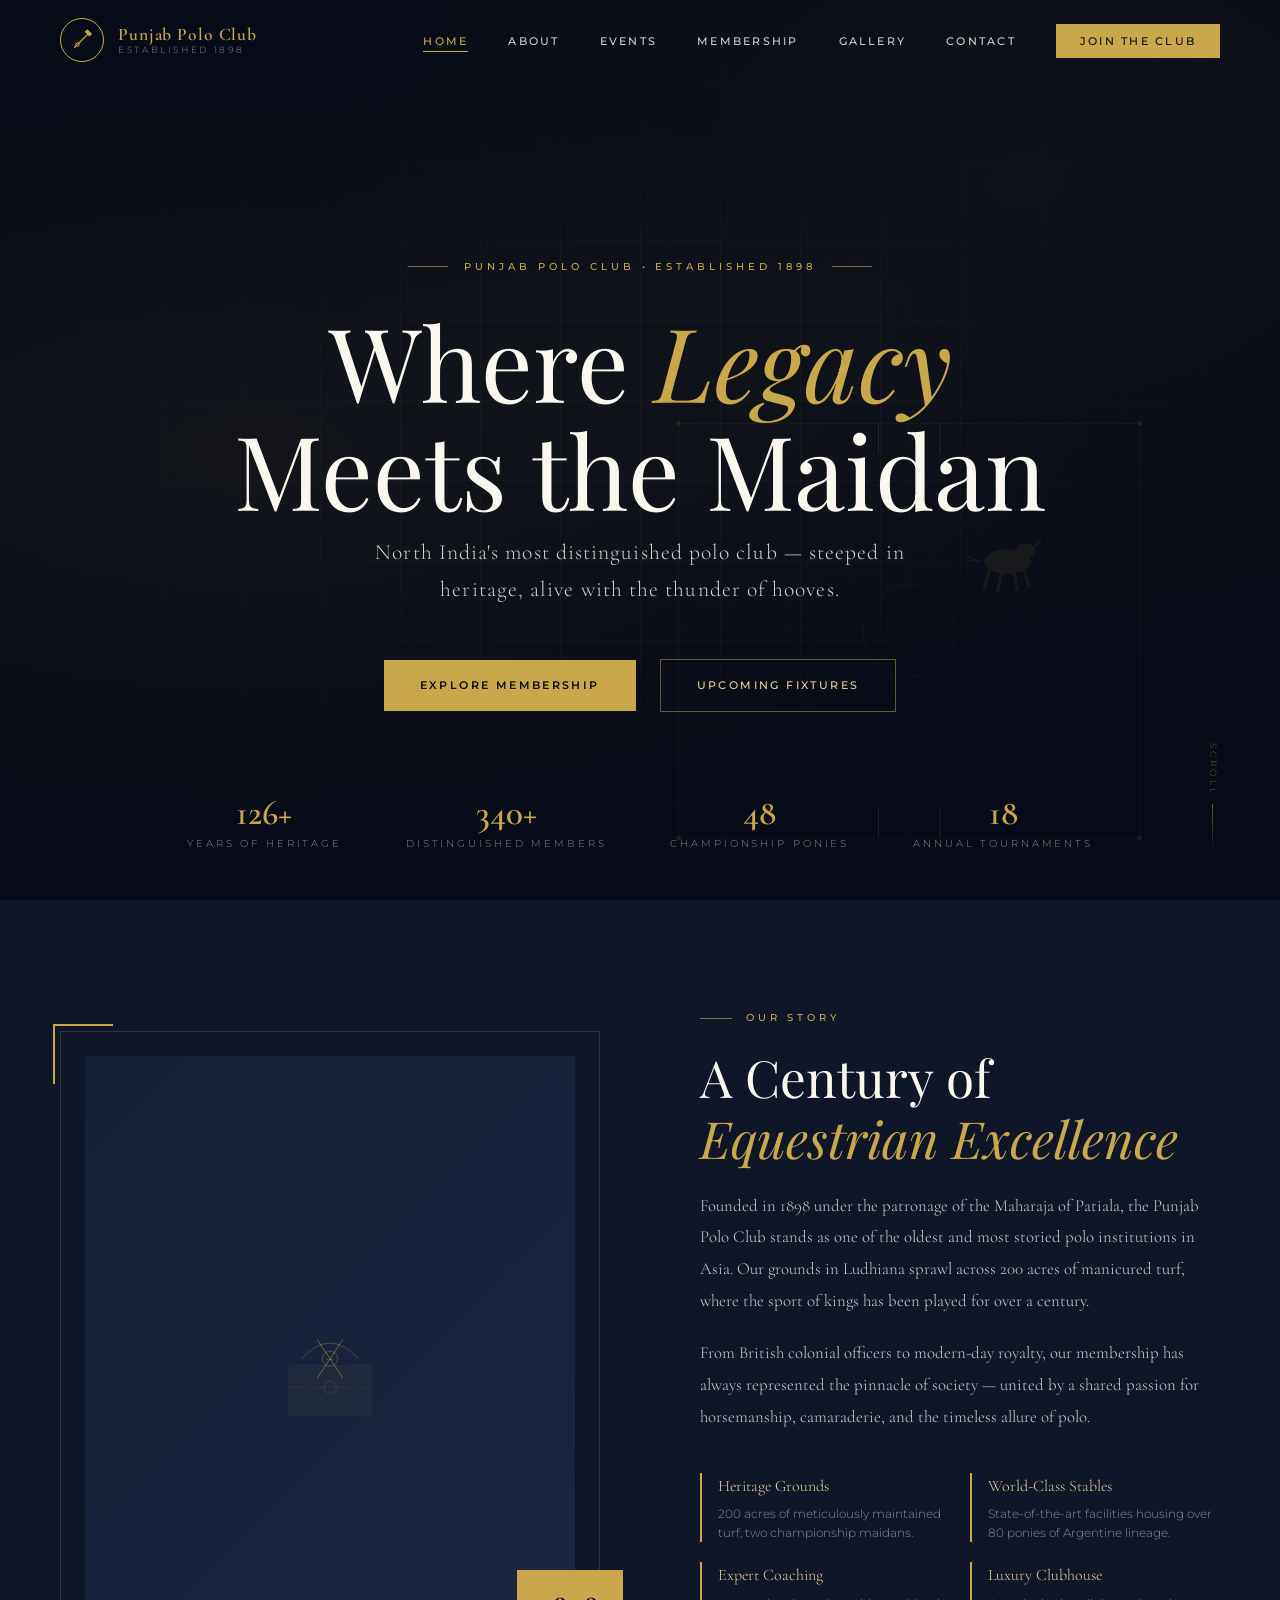
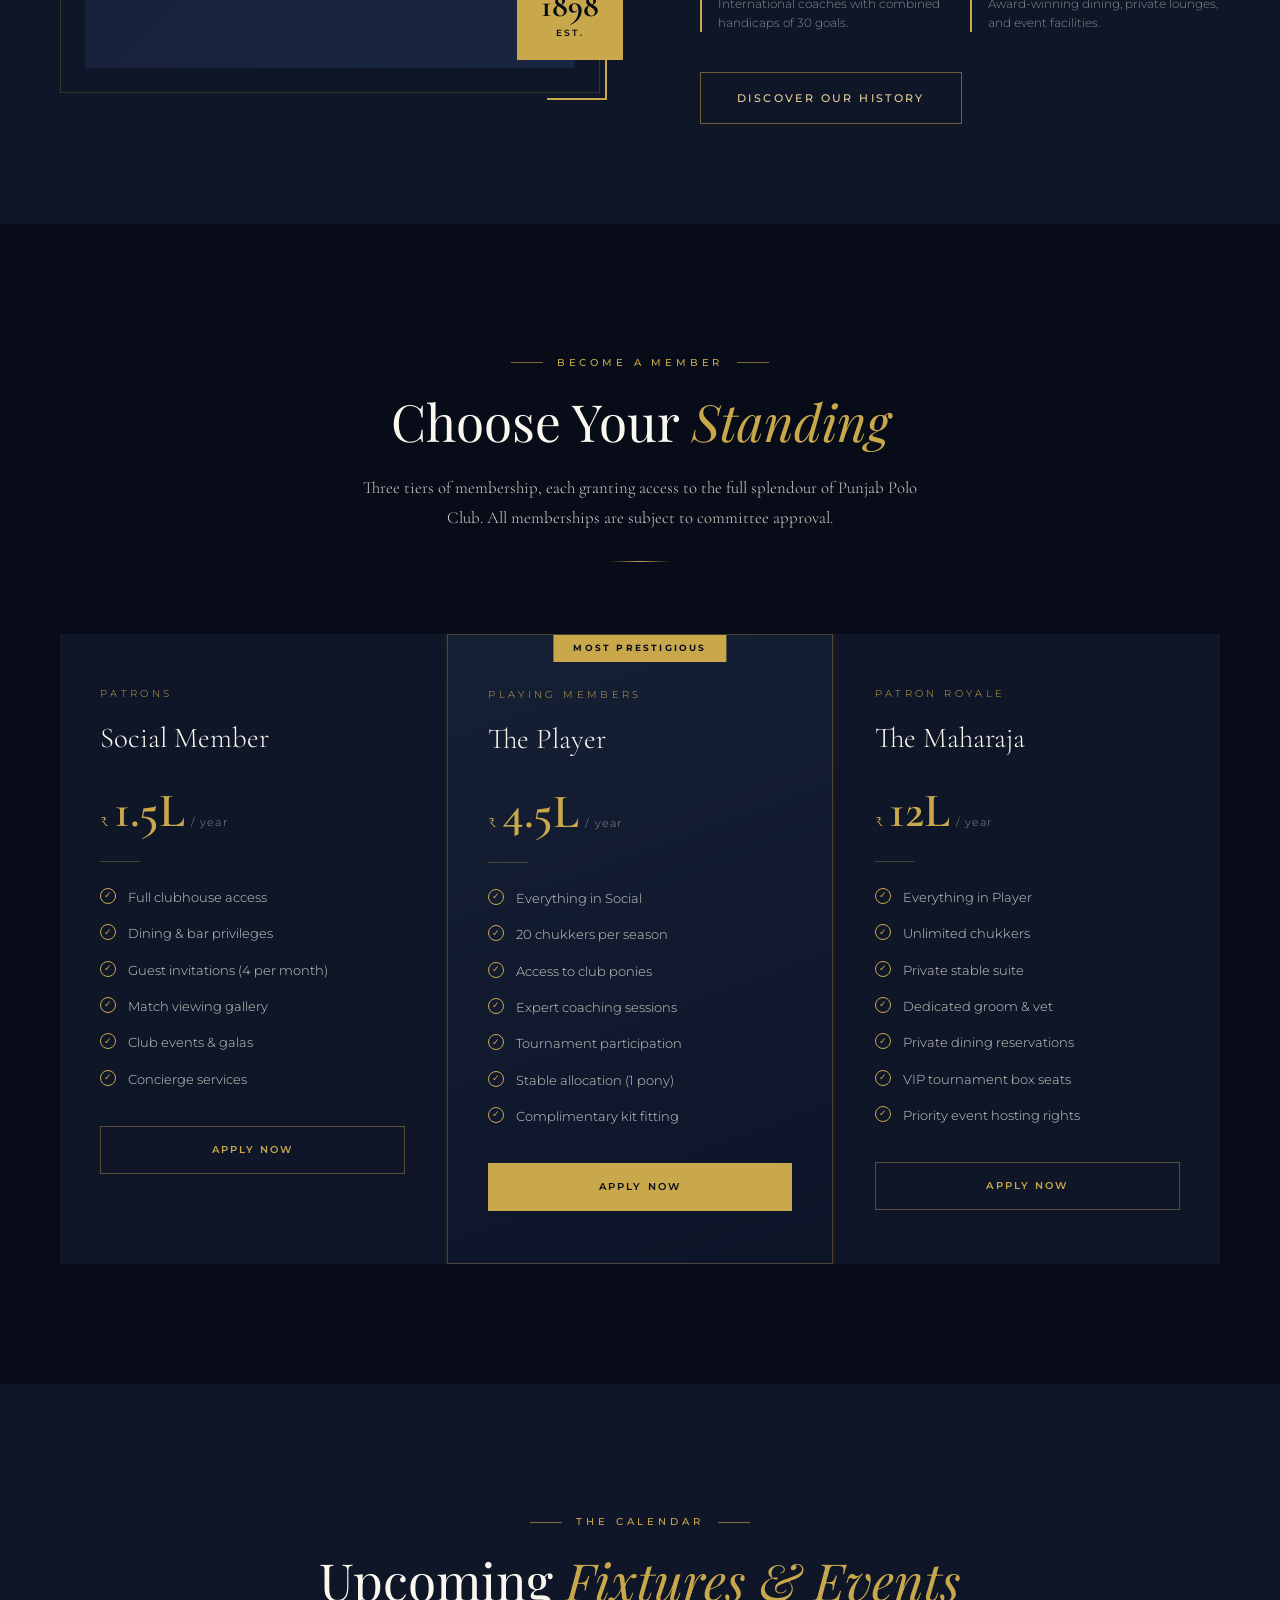
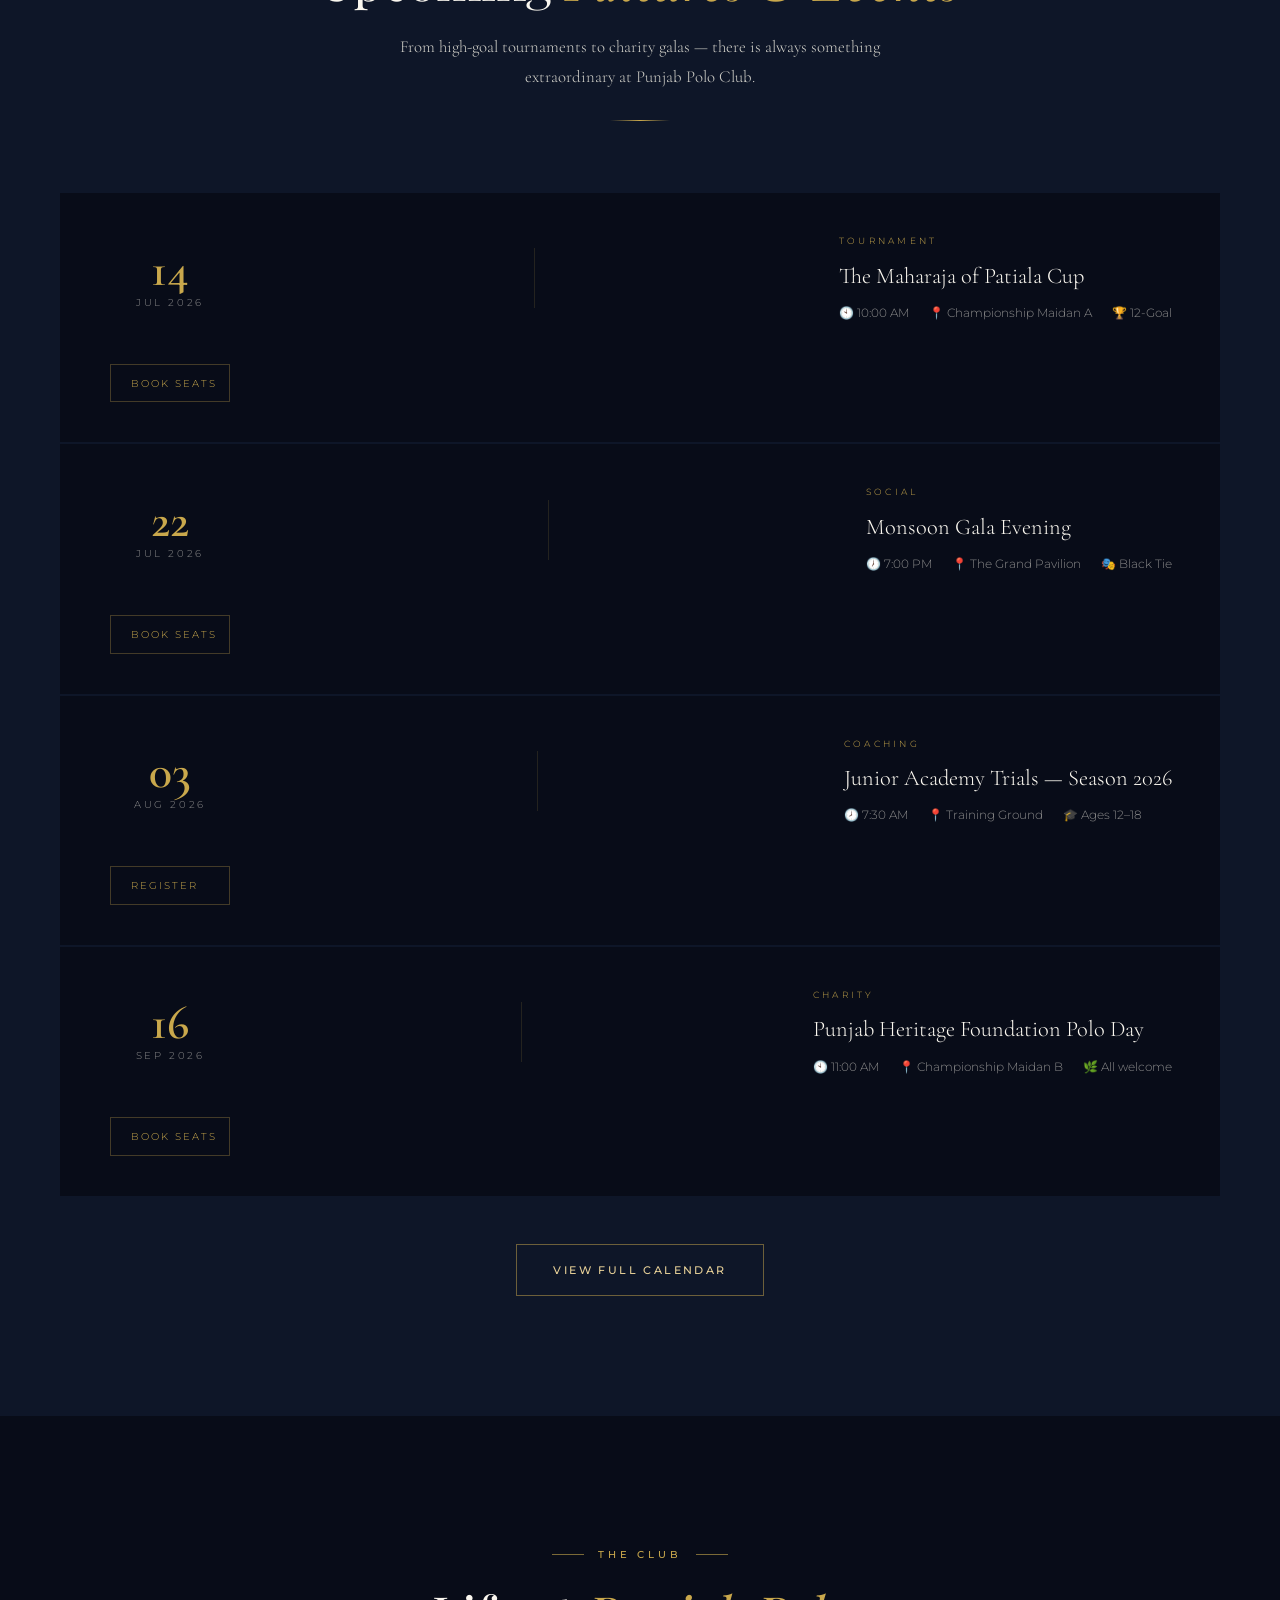
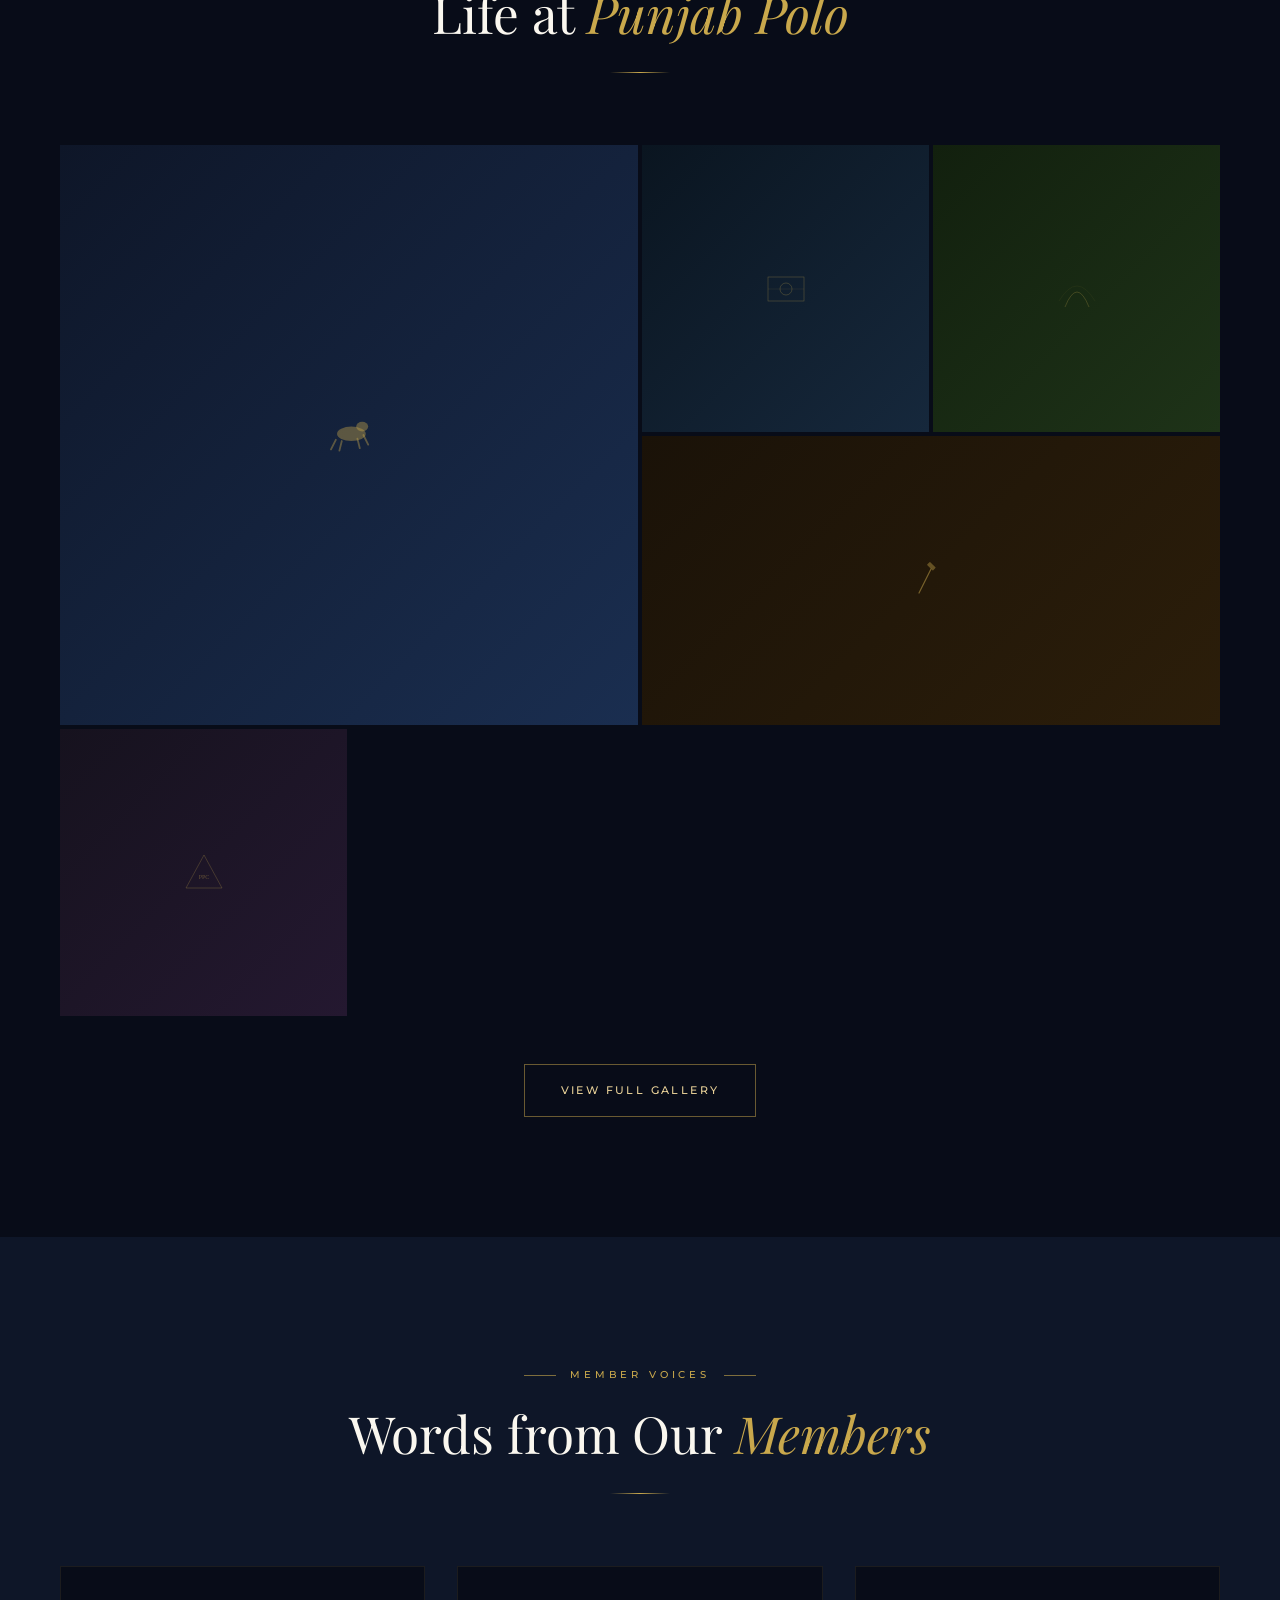
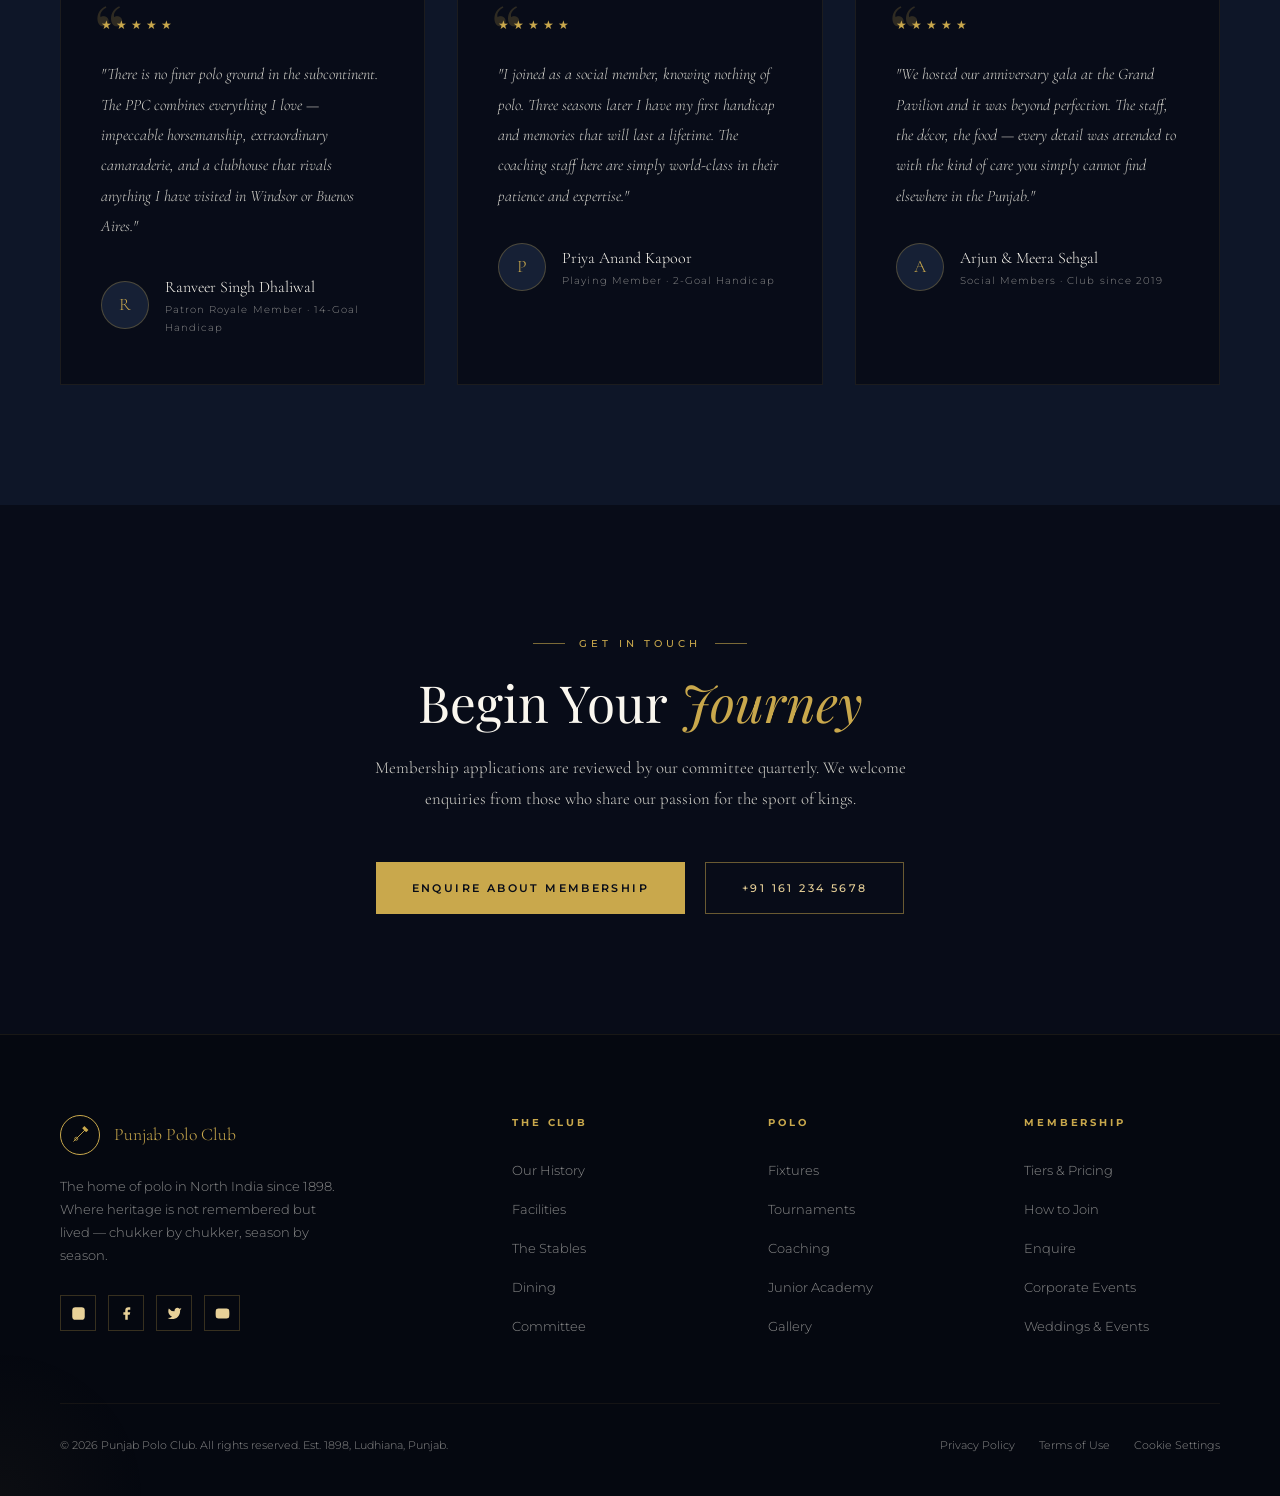
<file: index.html>
<!DOCTYPE html>
<html lang="en">
<head>
  <meta charset="UTF-8" />
  <meta name="viewport" content="width=device-width, initial-scale=1.0" />
  <meta name="description" content="Punjab Polo Club — The premier polo club of North India. Where tradition meets luxury on the maidan." />
  <title>Punjab Polo Club — Est. 1898</title>
  <link rel="stylesheet" href="css/style.css" />
  <link rel="icon" href="data:image/svg+xml,<svg xmlns='http://www.w3.org/2000/svg' viewBox='0 0 32 32'><text y='26' font-size='26'>🐴</text></svg>" />
</head>
<body>

<!-- LOADER -->
<div id="loader">
  <div class="loader-emblem">
    <svg viewBox="0 0 48 48" xmlns="http://www.w3.org/2000/svg">
      <!-- Polo mallet silhouette -->
      <line x1="12" y1="36" x2="36" y2="12" stroke="#c9a84c" stroke-width="2" stroke-linecap="round"/>
      <rect x="30" y="6" width="12" height="6" rx="1" transform="rotate(45 36 9)" fill="#c9a84c"/>
      <circle cx="24" cy="32" r="3" fill="none" stroke="#c9a84c" stroke-width="1.5"/>
    </svg>
  </div>
  <div class="loader-bar"></div>
  <p class="loader-text">Punjab Polo Club</p>
</div>

<!-- MOBILE MENU -->
<div class="mobile-menu">
  <button class="mobile-close" aria-label="Close menu">&#x2715;</button>
  <a href="index.html">Home</a>
  <a href="about.html">About</a>
  <a href="events.html">Events</a>
  <a href="membership.html">Membership</a>
  <a href="gallery.html">Gallery</a>
  <a href="contact.html">Contact</a>
</div>

<!-- NAVIGATION -->
<nav>
  <a href="index.html" class="nav-logo">
    <div class="logo-icon">
      <svg viewBox="0 0 32 32" xmlns="http://www.w3.org/2000/svg">
        <line x1="6" y1="26" x2="24" y2="8" stroke="#c9a84c" stroke-width="1.5" stroke-linecap="round"/>
        <rect x="20" y="4" width="9" height="5" rx="0.5" transform="rotate(45 24.5 6.5)" fill="#c9a84c"/>
        <circle cx="10" cy="22" r="2.5" fill="none" stroke="#c9a84c" stroke-width="1.2"/>
      </svg>
    </div>
    <div class="nav-logo-text">
      <span class="club">Punjab Polo Club</span>
      <span class="est">Established 1898</span>
    </div>
  </a>

  <ul class="nav-links">
    <li><a href="index.html" class="active">Home</a></li>
    <li><a href="about.html">About</a></li>
    <li><a href="events.html">Events</a></li>
    <li><a href="membership.html">Membership</a></li>
    <li><a href="gallery.html">Gallery</a></li>
    <li><a href="contact.html">Contact</a></li>
    <li><a href="contact.html" class="nav-cta">Join the Club</a></li>
  </ul>

  <div class="nav-hamburger" aria-label="Open menu" role="button" tabindex="0">
    <span></span><span></span><span></span>
  </div>
</nav>

<!-- ══════════════════════════════════════
     HERO
══════════════════════════════════════ -->
<section class="hero">
  <div class="hero-bg"></div>
  <div class="hero-grid"></div>

  <!-- Decorative polo field SVG -->
  <svg class="hero-illustration" viewBox="0 0 800 700" xmlns="http://www.w3.org/2000/svg" aria-hidden="true">
    <!-- Polo field lines -->
    <rect x="100" y="80" width="600" height="540" fill="none" stroke="#c9a84c" stroke-width="0.5"/>
    <line x1="400" y1="80" x2="400" y2="620" stroke="#c9a84c" stroke-width="0.5"/>
    <circle cx="400" cy="350" r="60" fill="none" stroke="#c9a84c" stroke-width="0.5"/>
    <circle cx="400" cy="350" r="160" fill="none" stroke="#c9a84c" stroke-width="0.3"/>
    <line x1="100" y1="350" x2="700" y2="350" stroke="#c9a84c" stroke-width="0.3"/>
    <!-- Goal posts -->
    <line x1="360" y1="80" x2="360" y2="120" stroke="#c9a84c" stroke-width="1.5"/>
    <line x1="440" y1="80" x2="440" y2="120" stroke="#c9a84c" stroke-width="1.5"/>
    <line x1="360" y1="580" x2="360" y2="620" stroke="#c9a84c" stroke-width="1.5"/>
    <line x1="440" y1="580" x2="440" y2="620" stroke="#c9a84c" stroke-width="1.5"/>
    <!-- Corners -->
    <circle cx="100" cy="80" r="3" fill="#c9a84c"/>
    <circle cx="700" cy="80" r="3" fill="#c9a84c"/>
    <circle cx="100" cy="620" r="3" fill="#c9a84c"/>
    <circle cx="700" cy="620" r="3" fill="#c9a84c"/>
    <!-- Horse silhouette (stylised) -->
    <g transform="translate(480, 220) scale(0.8)" fill="#c9a84c" opacity="0.6">
      <ellipse cx="60" cy="50" rx="38" ry="20" />
      <ellipse cx="90" cy="32" rx="16" ry="12" />
      <line x1="100" y1="28" x2="112" y2="18" stroke="#c9a84c" stroke-width="4" stroke-linecap="round"/>
      <line x1="30" y1="65" x2="22" y2="95" stroke="#c9a84c" stroke-width="5" stroke-linecap="round"/>
      <line x1="50" y1="68" x2="44" y2="98" stroke="#c9a84c" stroke-width="5" stroke-linecap="round"/>
      <line x1="70" y1="65" x2="76" y2="95" stroke="#c9a84c" stroke-width="5" stroke-linecap="round"/>
      <line x1="86" y1="60" x2="95" y2="90" stroke="#c9a84c" stroke-width="5" stroke-linecap="round"/>
      <line x1="12" y1="50" x2="-4" y2="42" stroke="#c9a84c" stroke-width="3" stroke-linecap="round"/>
    </g>
  </svg>

  <div class="hero-content">
    <div class="hero-eyebrow">
      <div class="hero-eyebrow-line"></div>
      <span>Punjab Polo Club &bull; Established 1898</span>
      <div class="hero-eyebrow-line"></div>
    </div>
    <h1>Where <em>Legacy</em><br>Meets the Maidan</h1>
    <p class="hero-sub">North India's most distinguished polo club — steeped in heritage, alive with the thunder of hooves.</p>
    <div class="hero-actions">
      <a href="membership.html" class="btn-primary">Explore Membership</a>
      <a href="events.html" class="btn-outline">Upcoming Fixtures</a>
    </div>
  </div>

  <div class="hero-stats">
    <div class="hero-stat">
      <div class="num" data-target="126" data-suffix="+">0</div>
      <div class="label">Years of Heritage</div>
    </div>
    <div class="hero-stat">
      <div class="num" data-target="340" data-suffix="+">0</div>
      <div class="label">Distinguished Members</div>
    </div>
    <div class="hero-stat">
      <div class="num" data-target="48" data-suffix="">0</div>
      <div class="label">Championship Ponies</div>
    </div>
    <div class="hero-stat">
      <div class="num" data-target="18" data-suffix="">0</div>
      <div class="label">Annual Tournaments</div>
    </div>
  </div>

  <div class="hero-scroll">
    <span>Scroll</span>
    <div class="scroll-line"></div>
  </div>
</section>

<!-- ══════════════════════════════════════
     ABOUT STRIP
══════════════════════════════════════ -->
<section class="about-strip">
  <div class="container">
    <div class="about-grid">
      <div class="about-visual reveal">
        <div class="about-frame">
          <div class="about-img-placeholder">
            <!-- Decorative polo scene -->
            <svg viewBox="0 0 300 380" xmlns="http://www.w3.org/2000/svg">
              <!-- Field -->
              <rect x="20" y="200" width="260" height="160" fill="rgba(201,168,76,0.04)"/>
              <!-- Arch -->
              <path d="M60 180 Q150 80 240 180" fill="none" stroke="#c9a84c" stroke-width="1"/>
              <!-- Mallet cross -->
              <line x1="110" y1="120" x2="190" y2="240" stroke="#c9a84c" stroke-width="1.5" stroke-linecap="round"/>
              <line x1="190" y1="120" x2="110" y2="240" stroke="#c9a84c" stroke-width="1.5" stroke-linecap="round"/>
              <circle cx="150" cy="180" r="24" fill="none" stroke="#c9a84c" stroke-width="1"/>
              <!-- Crest text -->
              <text x="150" y="184" text-anchor="middle" font-family="serif" font-size="9" fill="#c9a84c" letter-spacing="2">PPC</text>
              <!-- Field markings -->
              <line x1="20" y1="270" x2="280" y2="270" stroke="#c9a84c" stroke-width="0.5" stroke-dasharray="6,8"/>
              <circle cx="150" cy="270" r="20" fill="none" stroke="#c9a84c" stroke-width="0.5"/>
            </svg>
          </div>
          <div class="about-badge">
            <div class="year">1898</div>
            <div class="since">Est.</div>
          </div>
        </div>
      </div>

      <div class="about-content">
        <div class="section-eyebrow reveal">
          <div class="eyebrow-line"></div>
          <span>Our Story</span>
        </div>
        <h2 class="section-title reveal">A Century of<br><em>Equestrian Excellence</em></h2>
        <p class="reveal">Founded in 1898 under the patronage of the Maharaja of Patiala, the Punjab Polo Club stands as one of the oldest and most storied polo institutions in Asia. Our grounds in Ludhiana sprawl across 200 acres of manicured turf, where the sport of kings has been played for over a century.</p>
        <p class="reveal">From British colonial officers to modern-day royalty, our membership has always represented the pinnacle of society — united by a shared passion for horsemanship, camaraderie, and the timeless allure of polo.</p>
        <div class="about-pillars reveal">
          <div class="pillar">
            <div class="p-title">Heritage Grounds</div>
            <div class="p-desc">200 acres of meticulously maintained turf, two championship maidans.</div>
          </div>
          <div class="pillar">
            <div class="p-title">World-Class Stables</div>
            <div class="p-desc">State-of-the-art facilities housing over 80 ponies of Argentine lineage.</div>
          </div>
          <div class="pillar">
            <div class="p-title">Expert Coaching</div>
            <div class="p-desc">International coaches with combined handicaps of 30 goals.</div>
          </div>
          <div class="pillar">
            <div class="p-title">Luxury Clubhouse</div>
            <div class="p-desc">Award-winning dining, private lounges, and event facilities.</div>
          </div>
        </div>
        <a href="about.html" class="btn-outline" style="margin-top:40px;display:inline-flex;">Discover Our History</a>
      </div>
    </div>
  </div>
</section>

<!-- ══════════════════════════════════════
     MEMBERSHIP
══════════════════════════════════════ -->
<section class="membership">
  <div class="container">
    <div class="section-header">
      <div class="section-eyebrow reveal">
        <div class="eyebrow-line"></div>
        <span>Become a Member</span>
        <div class="eyebrow-line"></div>
      </div>
      <h2 class="section-title reveal">Choose Your <em>Standing</em></h2>
      <p class="section-desc reveal">Three tiers of membership, each granting access to the full splendour of Punjab Polo Club. All memberships are subject to committee approval.</p>
      <div class="divider"></div>
    </div>

    <div class="membership-grid reveal">
      <!-- Patrons -->
      <div class="membership-card">
        <div class="card-tier">Patrons</div>
        <div class="card-title">Social Member</div>
        <div class="card-price">
          <span class="price-currency">₹</span>
          <span class="price-amount">1.5L</span>
          <span class="price-period">/ year</span>
        </div>
        <div class="card-sep"></div>
        <ul class="card-features">
          <li class="card-feature"><span class="check"></span>Full clubhouse access</li>
          <li class="card-feature"><span class="check"></span>Dining & bar privileges</li>
          <li class="card-feature"><span class="check"></span>Guest invitations (4 per month)</li>
          <li class="card-feature"><span class="check"></span>Match viewing gallery</li>
          <li class="card-feature"><span class="check"></span>Club events & galas</li>
          <li class="card-feature"><span class="check"></span>Concierge services</li>
        </ul>
        <a href="contact.html" class="card-btn">Apply Now</a>
      </div>

      <!-- Playing — featured -->
      <div class="membership-card featured">
        <div class="card-tier">Playing Members</div>
        <div class="card-title">The Player</div>
        <div class="card-price">
          <span class="price-currency">₹</span>
          <span class="price-amount">4.5L</span>
          <span class="price-period">/ year</span>
        </div>
        <div class="card-sep"></div>
        <ul class="card-features">
          <li class="card-feature"><span class="check"></span>Everything in Social</li>
          <li class="card-feature"><span class="check"></span>20 chukkers per season</li>
          <li class="card-feature"><span class="check"></span>Access to club ponies</li>
          <li class="card-feature"><span class="check"></span>Expert coaching sessions</li>
          <li class="card-feature"><span class="check"></span>Tournament participation</li>
          <li class="card-feature"><span class="check"></span>Stable allocation (1 pony)</li>
          <li class="card-feature"><span class="check"></span>Complimentary kit fitting</li>
        </ul>
        <a href="contact.html" class="card-btn">Apply Now</a>
      </div>

      <!-- Patron Royale -->
      <div class="membership-card">
        <div class="card-tier">Patron Royale</div>
        <div class="card-title">The Maharaja</div>
        <div class="card-price">
          <span class="price-currency">₹</span>
          <span class="price-amount">12L</span>
          <span class="price-period">/ year</span>
        </div>
        <div class="card-sep"></div>
        <ul class="card-features">
          <li class="card-feature"><span class="check"></span>Everything in Player</li>
          <li class="card-feature"><span class="check"></span>Unlimited chukkers</li>
          <li class="card-feature"><span class="check"></span>Private stable suite</li>
          <li class="card-feature"><span class="check"></span>Dedicated groom & vet</li>
          <li class="card-feature"><span class="check"></span>Private dining reservations</li>
          <li class="card-feature"><span class="check"></span>VIP tournament box seats</li>
          <li class="card-feature"><span class="check"></span>Priority event hosting rights</li>
        </ul>
        <a href="contact.html" class="card-btn">Apply Now</a>
      </div>
    </div>
  </div>
</section>

<!-- ══════════════════════════════════════
     UPCOMING EVENTS
══════════════════════════════════════ -->
<section class="events">
  <div class="container">
    <div class="section-header">
      <div class="section-eyebrow reveal">
        <div class="eyebrow-line"></div>
        <span>The Calendar</span>
        <div class="eyebrow-line"></div>
      </div>
      <h2 class="section-title reveal">Upcoming <em>Fixtures & Events</em></h2>
      <p class="section-desc reveal">From high-goal tournaments to charity galas — there is always something extraordinary at Punjab Polo Club.</p>
      <div class="divider"></div>
    </div>

    <div class="events-list reveal">
      <div class="event-item">
        <div class="event-date">
          <div class="event-day">14</div>
          <div class="event-month">Jul 2026</div>
        </div>
        <div class="event-sep"></div>
        <div class="event-info">
          <div class="event-category">Tournament</div>
          <div class="event-title">The Maharaja of Patiala Cup</div>
          <div class="event-meta">
            <span>🕙 10:00 AM</span>
            <span>📍 Championship Maidan A</span>
            <span>🏆 12-Goal</span>
          </div>
        </div>
        <a href="events.html" class="event-action">Book Seats</a>
      </div>

      <div class="event-item">
        <div class="event-date">
          <div class="event-day">22</div>
          <div class="event-month">Jul 2026</div>
        </div>
        <div class="event-sep"></div>
        <div class="event-info">
          <div class="event-category">Social</div>
          <div class="event-title">Monsoon Gala Evening</div>
          <div class="event-meta">
            <span>🕖 7:00 PM</span>
            <span>📍 The Grand Pavilion</span>
            <span>🎭 Black Tie</span>
          </div>
        </div>
        <a href="events.html" class="event-action">Book Seats</a>
      </div>

      <div class="event-item">
        <div class="event-date">
          <div class="event-day">03</div>
          <div class="event-month">Aug 2026</div>
        </div>
        <div class="event-sep"></div>
        <div class="event-info">
          <div class="event-category">Coaching</div>
          <div class="event-title">Junior Academy Trials — Season 2026</div>
          <div class="event-meta">
            <span>🕗 7:30 AM</span>
            <span>📍 Training Ground</span>
            <span>🎓 Ages 12–18</span>
          </div>
        </div>
        <a href="events.html" class="event-action">Register</a>
      </div>

      <div class="event-item">
        <div class="event-date">
          <div class="event-day">16</div>
          <div class="event-month">Sep 2026</div>
        </div>
        <div class="event-sep"></div>
        <div class="event-info">
          <div class="event-category">Charity</div>
          <div class="event-title">Punjab Heritage Foundation Polo Day</div>
          <div class="event-meta">
            <span>🕙 11:00 AM</span>
            <span>📍 Championship Maidan B</span>
            <span>🌿 All welcome</span>
          </div>
        </div>
        <a href="events.html" class="event-action">Book Seats</a>
      </div>
    </div>
    <div style="text-align:center;margin-top:48px">
      <a href="events.html" class="btn-outline reveal">View Full Calendar</a>
    </div>
  </div>
</section>

<!-- ══════════════════════════════════════
     GALLERY PREVIEW
══════════════════════════════════════ -->
<section class="gallery">
  <div class="container">
    <div class="section-header">
      <div class="section-eyebrow reveal">
        <div class="eyebrow-line"></div>
        <span>The Club</span>
        <div class="eyebrow-line"></div>
      </div>
      <h2 class="section-title reveal">Life at <em>Punjab Polo</em></h2>
      <div class="divider"></div>
    </div>
    <div class="gallery-grid reveal">

      <div class="gallery-item">
        <div class="gallery-placeholder" style="background:linear-gradient(135deg,#0e1628,#1a2e50)">
          <svg viewBox="0 0 80 80" xmlns="http://www.w3.org/2000/svg" width="80" height="80">
            <!-- Horse in motion -->
            <ellipse cx="44" cy="38" rx="24" ry="12" fill="#c9a84c" opacity="0.4"/>
            <ellipse cx="62" cy="26" rx="10" ry="8" fill="#c9a84c" opacity="0.4"/>
            <line x1="18" y1="48" x2="10" y2="64" stroke="#c9a84c" stroke-width="3" stroke-linecap="round" opacity="0.4"/>
            <line x1="28" y1="50" x2="24" y2="66" stroke="#c9a84c" stroke-width="3" stroke-linecap="round" opacity="0.4"/>
            <line x1="54" y1="46" x2="58" y2="62" stroke="#c9a84c" stroke-width="3" stroke-linecap="round" opacity="0.4"/>
            <line x1="64" y1="40" x2="72" y2="56" stroke="#c9a84c" stroke-width="3" stroke-linecap="round" opacity="0.4"/>
          </svg>
        </div>
        <div class="gallery-overlay">
          <div class="gallery-caption">Championship match — Maharaja Cup 2025</div>
        </div>
      </div>

      <div class="gallery-item">
        <div class="gallery-placeholder" style="background:linear-gradient(135deg,#0a1520,#16283c)">
          <svg viewBox="0 0 80 80" xmlns="http://www.w3.org/2000/svg" width="60" height="60">
            <rect x="10" y="20" width="60" height="40" fill="none" stroke="#c9a84c" stroke-width="1" opacity="0.4"/>
            <line x1="10" y1="40" x2="70" y2="40" stroke="#c9a84c" stroke-width="0.5" opacity="0.3"/>
            <circle cx="40" cy="40" r="10" fill="none" stroke="#c9a84c" stroke-width="1" opacity="0.4"/>
          </svg>
        </div>
        <div class="gallery-overlay">
          <div class="gallery-caption">The Grand Pavilion at twilight</div>
        </div>
      </div>

      <div class="gallery-item">
        <div class="gallery-placeholder" style="background:linear-gradient(135deg,#12200e,#1e3318)">
          <svg viewBox="0 0 80 80" xmlns="http://www.w3.org/2000/svg" width="60" height="60">
            <path d="M20 70 Q40 20 60 70" fill="none" stroke="#c9a84c" stroke-width="1" opacity="0.4"/>
            <path d="M10 60 Q40 10 70 60" fill="none" stroke="#c9a84c" stroke-width="0.5" opacity="0.2"/>
          </svg>
        </div>
        <div class="gallery-overlay">
          <div class="gallery-caption">Maidan A — freshly groomed at dawn</div>
        </div>
      </div>

      <div class="gallery-item">
        <div class="gallery-placeholder" style="background:linear-gradient(135deg,#1a1208,#2c1e0a)">
          <svg viewBox="0 0 80 80" xmlns="http://www.w3.org/2000/svg" width="60" height="60">
            <line x1="20" y1="60" x2="40" y2="20" stroke="#c9a84c" stroke-width="2" stroke-linecap="round" opacity="0.5"/>
            <rect x="34" y="12" width="14" height="7" rx="1" transform="rotate(45 41 15)" fill="#c9a84c" opacity="0.4"/>
          </svg>
        </div>
        <div class="gallery-overlay">
          <div class="gallery-caption">Mallets of champions — the trophy room</div>
        </div>
      </div>

      <div class="gallery-item">
        <div class="gallery-placeholder" style="background:linear-gradient(135deg,#16121e,#241830)">
          <svg viewBox="0 0 80 80" xmlns="http://www.w3.org/2000/svg" width="60" height="60">
            <polygon points="40,10 70,65 10,65" fill="none" stroke="#c9a84c" stroke-width="1" opacity="0.4"/>
            <text x="40" y="50" text-anchor="middle" font-family="serif" font-size="10" fill="#c9a84c" opacity="0.4">PPC</text>
          </svg>
        </div>
        <div class="gallery-overlay">
          <div class="gallery-caption">Heritage crest — the 1898 original</div>
        </div>
      </div>

    </div>
    <div style="text-align:center;margin-top:48px">
      <a href="gallery.html" class="btn-outline reveal">View Full Gallery</a>
    </div>
  </div>
</section>

<!-- ══════════════════════════════════════
     TESTIMONIALS
══════════════════════════════════════ -->
<section class="testimonials">
  <div class="container">
    <div class="section-header">
      <div class="section-eyebrow reveal">
        <div class="eyebrow-line"></div>
        <span>Member Voices</span>
        <div class="eyebrow-line"></div>
      </div>
      <h2 class="section-title reveal">Words from Our <em>Members</em></h2>
      <div class="divider"></div>
    </div>

    <div class="testimonials-track">
      <div class="testimonial-card reveal reveal-delay-1">
        <div class="testimonial-stars">
          <span class="star">★</span><span class="star">★</span><span class="star">★</span><span class="star">★</span><span class="star">★</span>
        </div>
        <p class="testimonial-text">"There is no finer polo ground in the subcontinent. The PPC combines everything I love — impeccable horsemanship, extraordinary camaraderie, and a clubhouse that rivals anything I have visited in Windsor or Buenos Aires."</p>
        <div class="testimonial-author">
          <div class="author-avatar">R</div>
          <div>
            <div class="author-name">Ranveer Singh Dhaliwal</div>
            <div class="author-title">Patron Royale Member · 14-Goal Handicap</div>
          </div>
        </div>
      </div>

      <div class="testimonial-card reveal reveal-delay-2">
        <div class="testimonial-stars">
          <span class="star">★</span><span class="star">★</span><span class="star">★</span><span class="star">★</span><span class="star">★</span>
        </div>
        <p class="testimonial-text">"I joined as a social member, knowing nothing of polo. Three seasons later I have my first handicap and memories that will last a lifetime. The coaching staff here are simply world-class in their patience and expertise."</p>
        <div class="testimonial-author">
          <div class="author-avatar">P</div>
          <div>
            <div class="author-name">Priya Anand Kapoor</div>
            <div class="author-title">Playing Member · 2-Goal Handicap</div>
          </div>
        </div>
      </div>

      <div class="testimonial-card reveal reveal-delay-3">
        <div class="testimonial-stars">
          <span class="star">★</span><span class="star">★</span><span class="star">★</span><span class="star">★</span><span class="star">★</span>
        </div>
        <p class="testimonial-text">"We hosted our anniversary gala at the Grand Pavilion and it was beyond perfection. The staff, the décor, the food — every detail was attended to with the kind of care you simply cannot find elsewhere in the Punjab."</p>
        <div class="testimonial-author">
          <div class="author-avatar">A</div>
          <div>
            <div class="author-name">Arjun & Meera Sehgal</div>
            <div class="author-title">Social Members · Club since 2019</div>
          </div>
        </div>
      </div>
    </div>
  </div>
</section>

<!-- ══════════════════════════════════════
     CONTACT CTA
══════════════════════════════════════ -->
<section style="background:var(--navy);padding:120px 0;">
  <div class="container" style="text-align:center;max-width:700px;">
    <div class="section-eyebrow reveal" style="justify-content:center;">
      <div class="eyebrow-line"></div>
      <span>Get In Touch</span>
      <div class="eyebrow-line"></div>
    </div>
    <h2 class="section-title reveal">Begin Your <em>Journey</em></h2>
    <p class="section-desc reveal" style="margin-bottom:48px;">
      Membership applications are reviewed by our committee quarterly. We welcome enquiries from those who share our passion for the sport of kings.
    </p>
    <div class="reveal" style="display:flex;gap:20px;justify-content:center;flex-wrap:wrap;">
      <a href="contact.html" class="btn-primary">Enquire About Membership</a>
      <a href="tel:+911612345678" class="btn-outline">+91 161 234 5678</a>
    </div>
  </div>
</section>

<!-- ══════════════════════════════════════
     FOOTER
══════════════════════════════════════ -->
<footer>
  <div class="container">
    <div class="footer-top">
      <div class="footer-brand">
        <div class="logo-line">
          <div class="logo-circle">
            <svg viewBox="0 0 32 32" xmlns="http://www.w3.org/2000/svg">
              <line x1="6" y1="26" x2="24" y2="8" stroke="#c9a84c" stroke-width="1.5" stroke-linecap="round"/>
              <rect x="20" y="4" width="9" height="5" rx="0.5" transform="rotate(45 24.5 6.5)" fill="#c9a84c"/>
              <circle cx="10" cy="22" r="2.5" fill="none" stroke="#c9a84c" stroke-width="1.2"/>
            </svg>
          </div>
          <span class="footer-brand-name">Punjab Polo Club</span>
        </div>
        <p>The home of polo in North India since 1898. Where heritage is not remembered but lived — chukker by chukker, season by season.</p>
        <div class="footer-socials">
          <a href="#" class="social-link" aria-label="Instagram">
            <svg viewBox="0 0 24 24"><rect x="2" y="2" width="20" height="20" rx="5" ry="5"/><circle cx="12" cy="12" r="4"/><circle cx="17.5" cy="6.5" r="1.5"/></svg>
          </a>
          <a href="#" class="social-link" aria-label="Facebook">
            <svg viewBox="0 0 24 24"><path d="M18 2h-3a5 5 0 0 0-5 5v3H7v4h3v8h4v-8h3l1-4h-4V7a1 1 0 0 1 1-1h3z"/></svg>
          </a>
          <a href="#" class="social-link" aria-label="Twitter / X">
            <svg viewBox="0 0 24 24"><path d="M23 3a10.9 10.9 0 0 1-3.14 1.53 4.48 4.48 0 0 0-7.86 3v1A10.66 10.66 0 0 1 3 4s-4 9 5 13a11.64 11.64 0 0 1-7 2c9 5 20 0 20-11.5a4.5 4.5 0 0 0-.08-.83A7.72 7.72 0 0 0 23 3z"/></svg>
          </a>
          <a href="#" class="social-link" aria-label="YouTube">
            <svg viewBox="0 0 24 24"><path d="M22.54 6.42a2.78 2.78 0 0 0-1.95-1.96C18.88 4 12 4 12 4s-6.88 0-8.59.46A2.78 2.78 0 0 0 1.46 6.42 29 29 0 0 0 1 12a29 29 0 0 0 .46 5.58A2.78 2.78 0 0 0 3.41 19.6C5.12 20 12 20 12 20s6.88 0 8.59-.46a2.78 2.78 0 0 0 1.95-1.95A29 29 0 0 0 23 12a29 29 0 0 0-.46-5.58z"/><polygon points="9.75,15.02 15.5,12 9.75,8.98 9.75,15.02"/></svg>
          </a>
        </div>
      </div>

      <div class="footer-col">
        <h4>The Club</h4>
        <ul>
          <li><a href="about.html">Our History</a></li>
          <li><a href="about.html#facilities">Facilities</a></li>
          <li><a href="about.html#stables">The Stables</a></li>
          <li><a href="about.html#dining">Dining</a></li>
          <li><a href="about.html#committee">Committee</a></li>
        </ul>
      </div>

      <div class="footer-col">
        <h4>Polo</h4>
        <ul>
          <li><a href="events.html">Fixtures</a></li>
          <li><a href="events.html#tournaments">Tournaments</a></li>
          <li><a href="events.html#coaching">Coaching</a></li>
          <li><a href="events.html#academy">Junior Academy</a></li>
          <li><a href="gallery.html">Gallery</a></li>
        </ul>
      </div>

      <div class="footer-col">
        <h4>Membership</h4>
        <ul>
          <li><a href="membership.html">Tiers & Pricing</a></li>
          <li><a href="membership.html#how">How to Join</a></li>
          <li><a href="contact.html">Enquire</a></li>
          <li><a href="events.html#corporate">Corporate Events</a></li>
          <li><a href="contact.html#weddings">Weddings & Events</a></li>
        </ul>
      </div>
    </div>

    <div class="footer-bottom">
      <div class="footer-copy">© 2026 Punjab Polo Club. All rights reserved. Est. 1898, Ludhiana, Punjab.</div>
      <div class="footer-legal">
        <a href="#">Privacy Policy</a>
        <a href="#">Terms of Use</a>
        <a href="#">Cookie Settings</a>
      </div>
    </div>
  </div>
</footer>

<script src="js/main.js"></script>
</body>
</html>
</file>
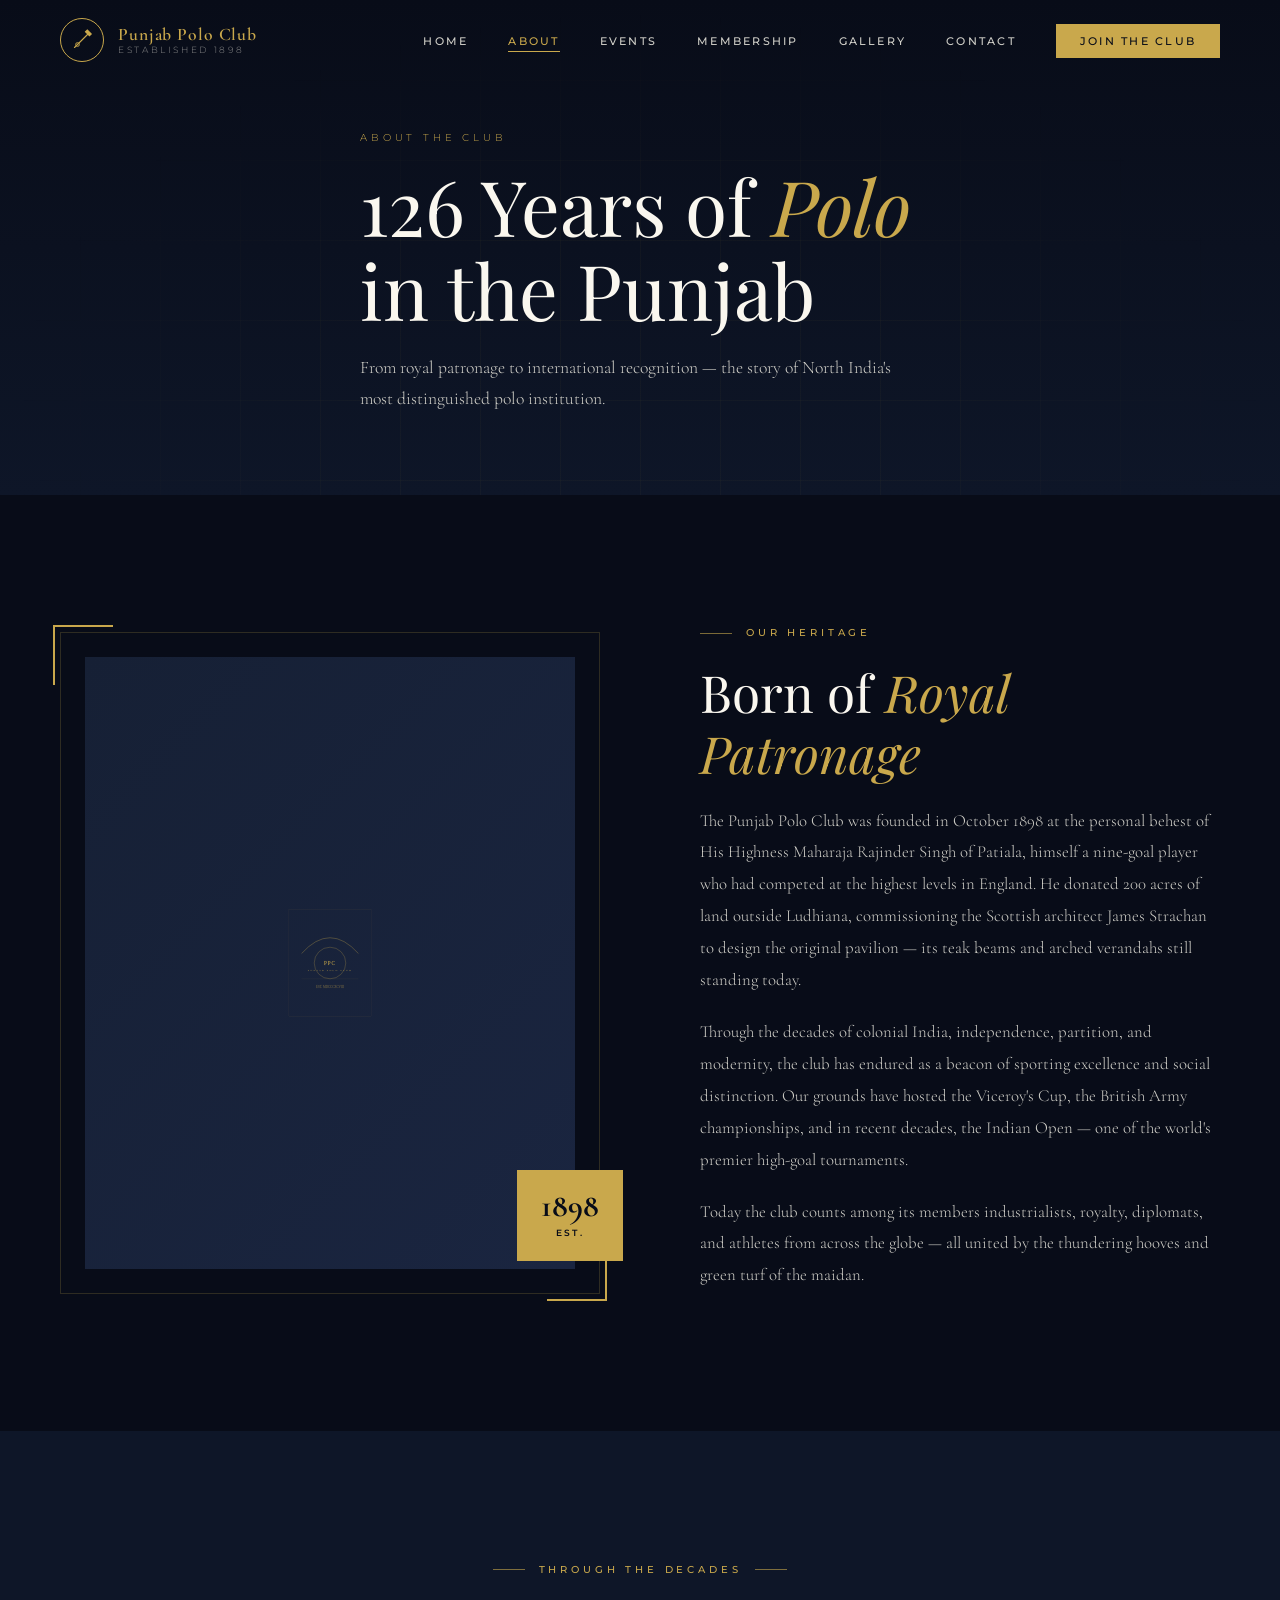
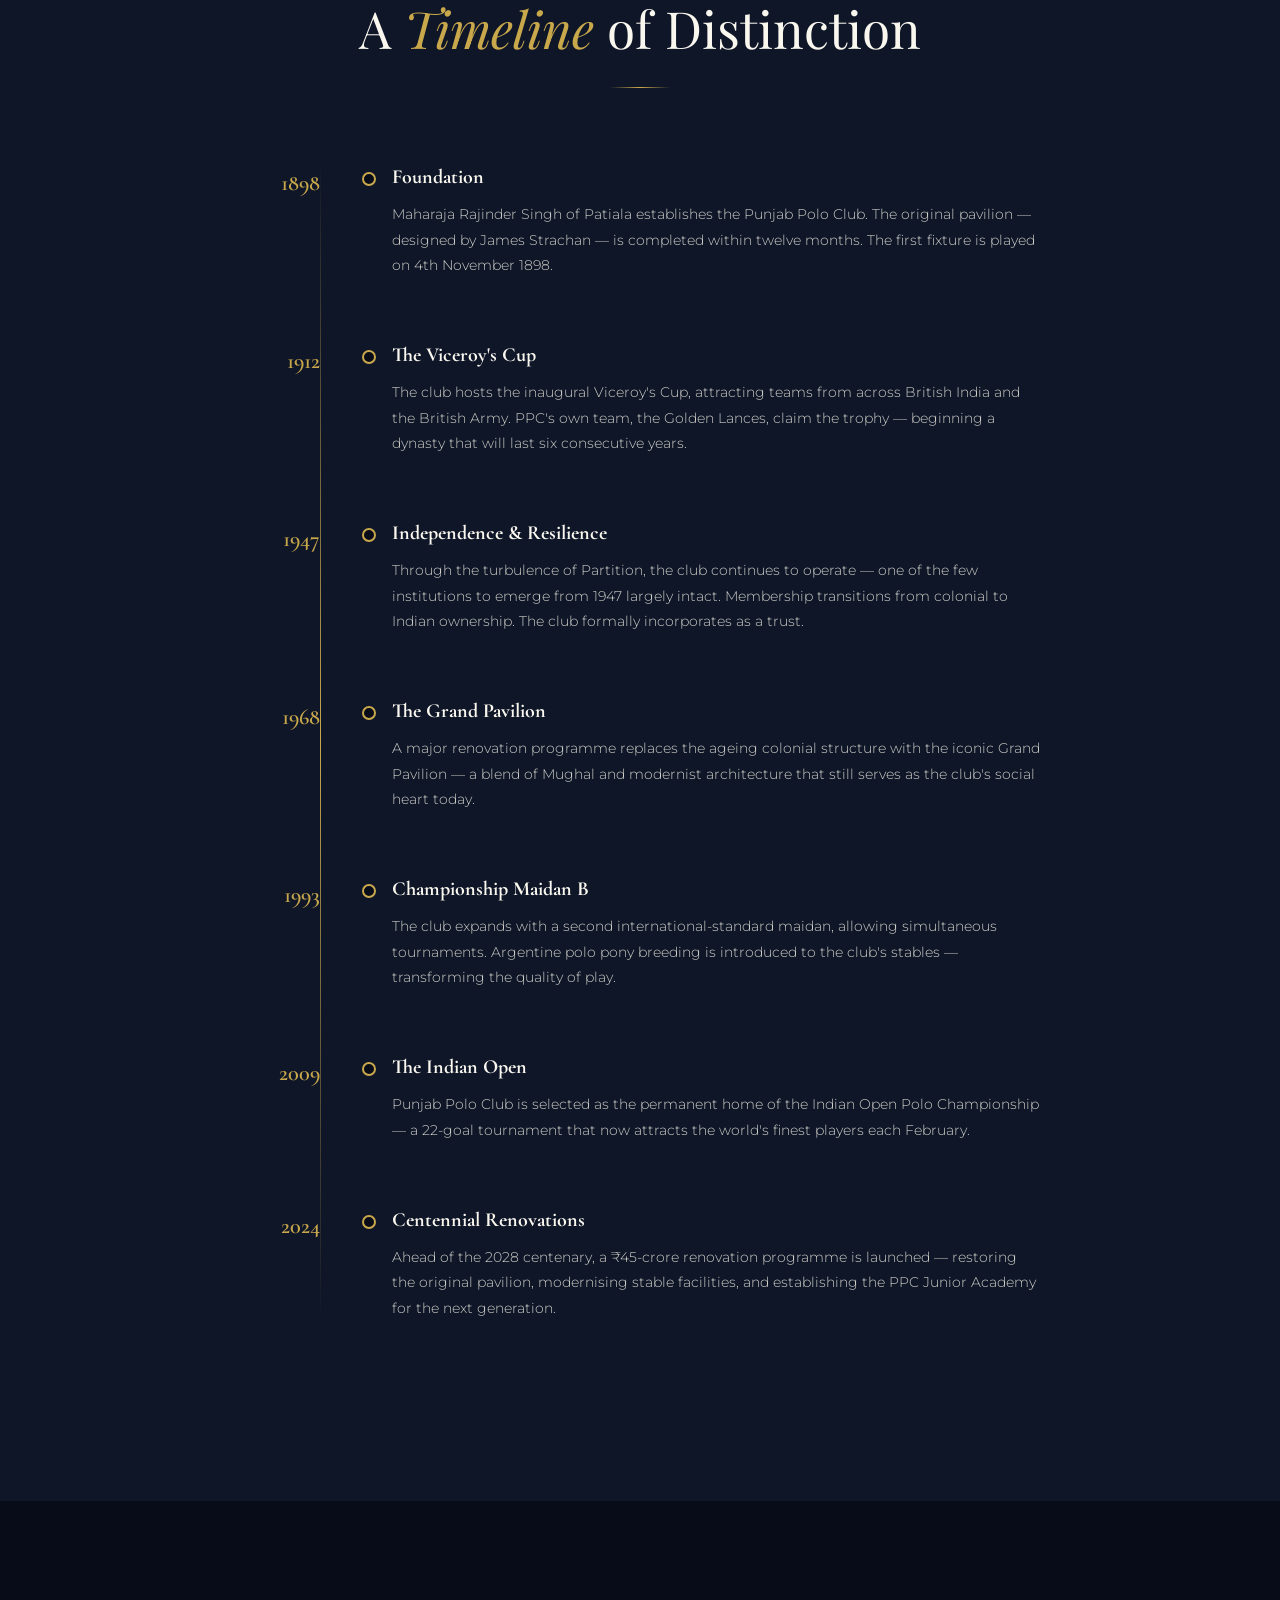
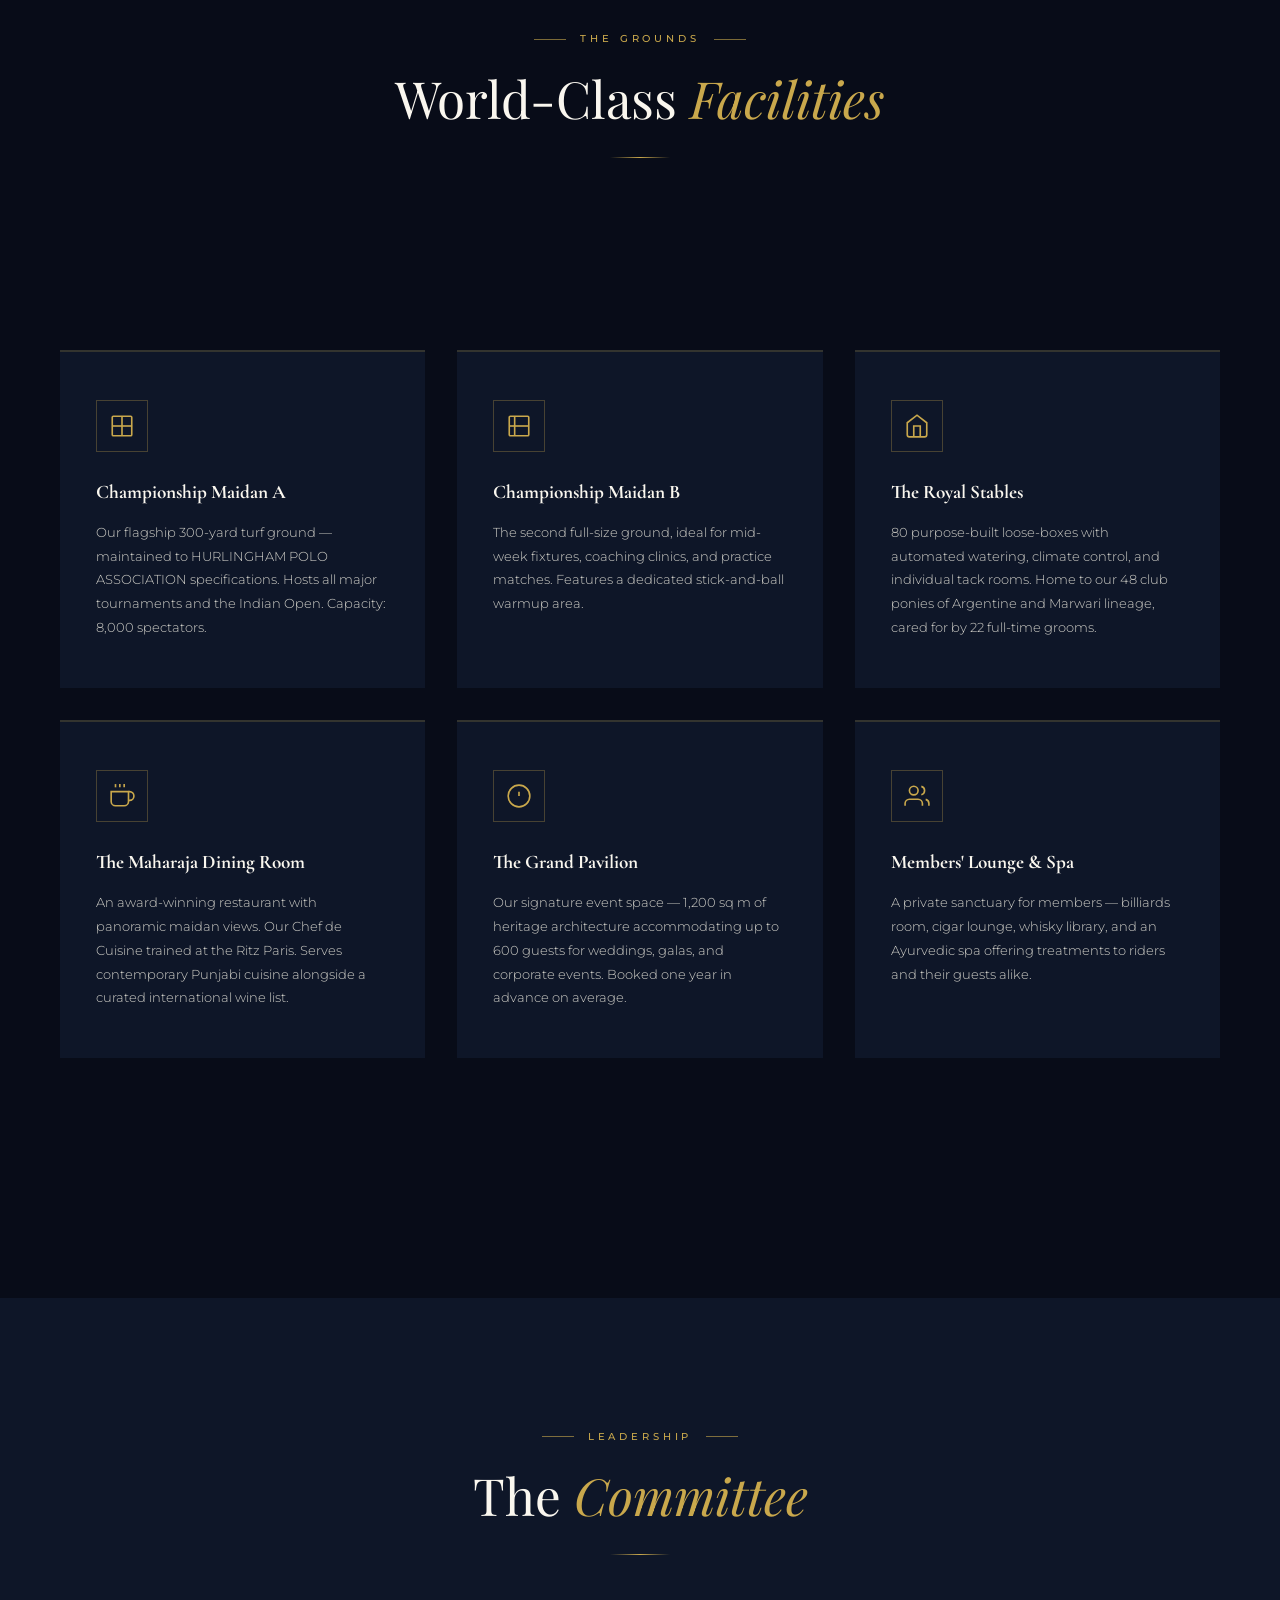
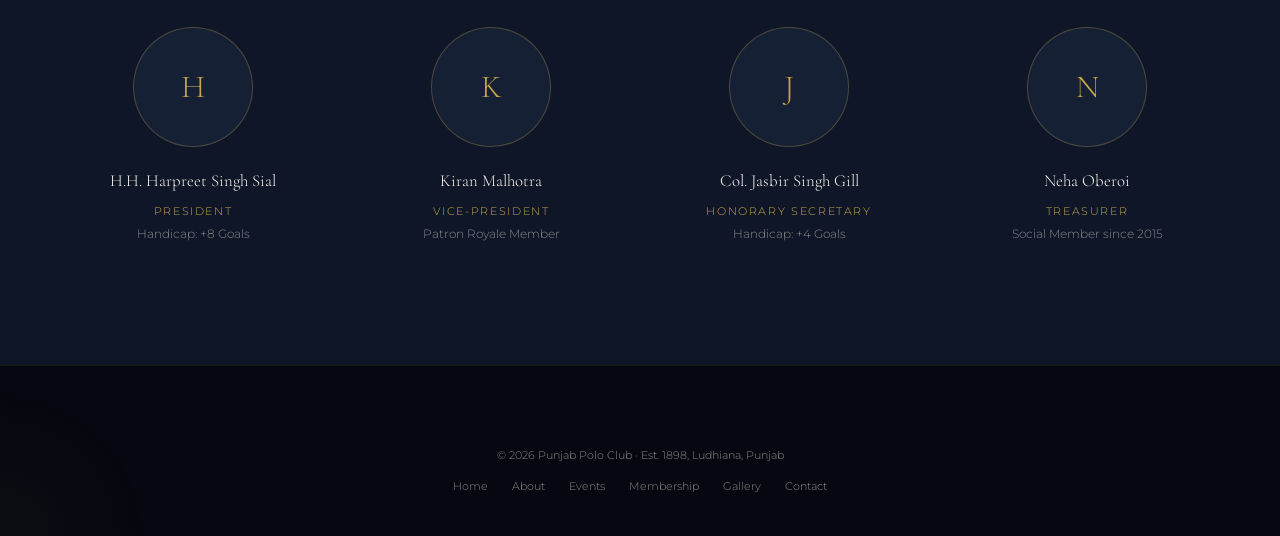
<file: about.html>
<!DOCTYPE html>
<html lang="en">
<head>
  <meta charset="UTF-8" />
  <meta name="viewport" content="width=device-width, initial-scale=1.0" />
  <meta name="description" content="The history and heritage of Punjab Polo Club — founded in 1898 under royal patronage." />
  <title>About — Punjab Polo Club</title>
  <link rel="stylesheet" href="css/style.css" />
  <style>
    .page-hero {
      min-height: 55vh;
      display: flex; align-items: flex-end;
      padding-bottom: 80px;
      background: linear-gradient(to bottom, var(--navy) 0%, var(--navy-mid) 100%);
      position: relative; overflow: hidden;
    }
    .page-hero-grid {
      position: absolute; inset: 0;
      background-image: linear-gradient(rgba(201,168,76,0.04) 1px, transparent 1px),
                        linear-gradient(90deg, rgba(201,168,76,0.04) 1px, transparent 1px);
      background-size: 80px 80px;
      mask-image: radial-gradient(ellipse at 50% 80%, black 30%, transparent 70%);
    }
    .page-hero-content { position: relative; z-index: 2; }
    .page-hero-eyebrow {
      font-size: 0.6rem; letter-spacing: 0.4em; text-transform: uppercase;
      color: var(--gold); margin-bottom: 16px;
    }
    .page-hero-title {
      font-family: var(--font-display);
      font-size: clamp(2.5rem, 6vw, 5rem);
      font-weight: 400; color: var(--cream); line-height: 1.1;
      margin-bottom: 20px;
    }
    .page-hero-title em { font-style: italic; color: var(--gold); }
    .page-hero-desc {
      font-family: var(--font-serif); font-size: 1.1rem;
      color: var(--grey-light); max-width: 560px; line-height: 1.8;
    }
    .timeline { padding: 120px 0; background: var(--navy-mid); }
    .timeline-list { max-width: 800px; margin: 0 auto; position: relative; }
    .timeline-list::before {
      content: ''; position: absolute; left: 80px; top: 0; bottom: 0;
      width: 1px; background: linear-gradient(to bottom, transparent, var(--gold), transparent);
    }
    .timeline-item {
      display: grid; grid-template-columns: 80px 1fr;
      gap: 48px; margin-bottom: 60px; position: relative;
    }
    .timeline-year {
      font-family: var(--font-serif); font-size: 1.4rem;
      color: var(--gold); font-weight: 600; text-align: right;
      padding-top: 4px; position: relative;
    }
    .timeline-year::after {
      content: ''; position: absolute; right: -56px; top: 12px;
      width: 14px; height: 14px; border-radius: 50%;
      background: var(--navy); border: 2px solid var(--gold);
    }
    .timeline-body { padding-left: 24px; }
    .timeline-body h3 {
      font-family: var(--font-serif); font-size: 1.25rem;
      color: var(--cream); margin-bottom: 8px;
    }
    .timeline-body p {
      font-size: 0.88rem; color: var(--grey-light); line-height: 1.8;
    }
    .facilities-grid {
      display: grid; grid-template-columns: repeat(3, 1fr); gap: 32px;
      padding: 120px 0;
    }
    .facility-card {
      padding: 48px 36px;
      background: var(--navy-mid);
      border-top: 2px solid rgba(201,168,76,0.2);
      transition: border-color var(--transition);
    }
    .facility-card:hover { border-top-color: var(--gold); }
    .facility-icon {
      width: 52px; height: 52px;
      border: 1px solid rgba(201,168,76,0.3);
      display: flex; align-items: center; justify-content: center;
      margin-bottom: 24px;
    }
    .facility-icon svg { width: 26px; height: 26px; stroke: var(--gold); fill: none; stroke-width: 1.5; }
    .facility-card h3 {
      font-family: var(--font-serif); font-size: 1.2rem;
      color: var(--cream); margin-bottom: 12px;
    }
    .facility-card p { font-size: 0.83rem; color: var(--grey-light); line-height: 1.8; }
    .committee { padding: 120px 0; background: var(--navy-mid); }
    .committee-grid { display: grid; grid-template-columns: repeat(4, 1fr); gap: 32px; }
    .committee-member { text-align: center; }
    .member-avatar {
      width: 120px; height: 120px; margin: 0 auto 20px;
      border-radius: 50%; border: 1px solid rgba(201,168,76,0.3);
      background: var(--navy-light);
      display: flex; align-items: center; justify-content: center;
      font-family: var(--font-serif); font-size: 2rem; color: var(--gold);
    }
    .member-name { font-family: var(--font-serif); font-size: 1.05rem; color: var(--cream); }
    .member-role { font-size: 0.68rem; letter-spacing: 0.15em; color: var(--gold); text-transform: uppercase; margin-top: 6px; }
    .member-hcap { font-size: 0.75rem; color: var(--grey); margin-top: 4px; }
    @media(max-width:900px) {
      .facilities-grid { grid-template-columns: 1fr 1fr; }
      .committee-grid { grid-template-columns: 1fr 1fr; }
    }
    @media(max-width:600px) {
      .facilities-grid { grid-template-columns: 1fr; }
      .committee-grid { grid-template-columns: 1fr 1fr; }
    }
  </style>
</head>
<body>

<div id="loader">
  <div class="loader-emblem">
    <svg viewBox="0 0 48 48" xmlns="http://www.w3.org/2000/svg">
      <line x1="12" y1="36" x2="36" y2="12" stroke="#c9a84c" stroke-width="2" stroke-linecap="round"/>
      <rect x="30" y="6" width="12" height="6" rx="1" transform="rotate(45 36 9)" fill="#c9a84c"/>
      <circle cx="24" cy="32" r="3" fill="none" stroke="#c9a84c" stroke-width="1.5"/>
    </svg>
  </div>
  <div class="loader-bar"></div>
  <p class="loader-text">Punjab Polo Club</p>
</div>

<div class="mobile-menu">
  <button class="mobile-close">&#x2715;</button>
  <a href="index.html">Home</a><a href="about.html">About</a><a href="events.html">Events</a>
  <a href="membership.html">Membership</a><a href="gallery.html">Gallery</a><a href="contact.html">Contact</a>
</div>

<nav>
  <a href="index.html" class="nav-logo">
    <div class="logo-icon">
      <svg viewBox="0 0 32 32"><line x1="6" y1="26" x2="24" y2="8" stroke="#c9a84c" stroke-width="1.5" stroke-linecap="round"/><rect x="20" y="4" width="9" height="5" rx="0.5" transform="rotate(45 24.5 6.5)" fill="#c9a84c"/><circle cx="10" cy="22" r="2.5" fill="none" stroke="#c9a84c" stroke-width="1.2"/></svg>
    </div>
    <div class="nav-logo-text">
      <span class="club">Punjab Polo Club</span>
      <span class="est">Established 1898</span>
    </div>
  </a>
  <ul class="nav-links">
    <li><a href="index.html">Home</a></li>
    <li><a href="about.html" class="active">About</a></li>
    <li><a href="events.html">Events</a></li>
    <li><a href="membership.html">Membership</a></li>
    <li><a href="gallery.html">Gallery</a></li>
    <li><a href="contact.html">Contact</a></li>
    <li><a href="contact.html" class="nav-cta">Join the Club</a></li>
  </ul>
  <div class="nav-hamburger"><span></span><span></span><span></span></div>
</nav>

<!-- PAGE HERO -->
<section class="page-hero">
  <div class="page-hero-grid"></div>
  <div class="container page-hero-content">
    <div class="page-hero-eyebrow">About the Club</div>
    <h1 class="page-hero-title">126 Years of <em>Polo</em><br>in the Punjab</h1>
    <p class="page-hero-desc">From royal patronage to international recognition — the story of North India's most distinguished polo institution.</p>
  </div>
</section>

<!-- HISTORY NARRATIVE -->
<section style="padding:120px 0;background:var(--navy)">
  <div class="container">
    <div class="about-grid">
      <div class="about-visual reveal">
        <div class="about-frame">
          <div class="about-img-placeholder">
            <svg viewBox="0 0 300 380" xmlns="http://www.w3.org/2000/svg">
              <rect x="20" y="20" width="260" height="340" fill="none" stroke="#c9a84c" stroke-width="0.5" opacity="0.3"/>
              <path d="M60 160 Q150 60 240 160" fill="none" stroke="#c9a84c" stroke-width="1"/>
              <circle cx="150" cy="190" r="50" fill="none" stroke="#c9a84c" stroke-width="0.8"/>
              <text x="150" y="196" text-anchor="middle" font-family="serif" font-size="16" fill="#c9a84c" letter-spacing="3">PPC</text>
              <text x="150" y="216" text-anchor="middle" font-family="serif" font-size="8" fill="#c9a84c" letter-spacing="4" opacity="0.7">PUNJAB POLO CLUB</text>
              <line x1="60" y1="240" x2="240" y2="240" stroke="#c9a84c" stroke-width="0.5" opacity="0.3"/>
              <text x="150" y="270" text-anchor="middle" font-family="serif" font-size="10" fill="#c9a84c" opacity="0.5">EST. MDCCCXCVIII</text>
            </svg>
          </div>
          <div class="about-badge"><div class="year">1898</div><div class="since">Est.</div></div>
        </div>
      </div>
      <div class="about-content">
        <div class="section-eyebrow reveal"><div class="eyebrow-line"></div><span>Our Heritage</span></div>
        <h2 class="section-title reveal">Born of <em>Royal Patronage</em></h2>
        <p class="reveal">The Punjab Polo Club was founded in October 1898 at the personal behest of His Highness Maharaja Rajinder Singh of Patiala, himself a nine-goal player who had competed at the highest levels in England. He donated 200 acres of land outside Ludhiana, commissioning the Scottish architect James Strachan to design the original pavilion — its teak beams and arched verandahs still standing today.</p>
        <p class="reveal">Through the decades of colonial India, independence, partition, and modernity, the club has endured as a beacon of sporting excellence and social distinction. Our grounds have hosted the Viceroy's Cup, the British Army championships, and in recent decades, the Indian Open — one of the world's premier high-goal tournaments.</p>
        <p class="reveal">Today the club counts among its members industrialists, royalty, diplomats, and athletes from across the globe — all united by the thundering hooves and green turf of the maidan.</p>
      </div>
    </div>
  </div>
</section>

<!-- TIMELINE -->
<section class="timeline" id="history">
  <div class="container">
    <div class="section-header">
      <div class="section-eyebrow reveal"><div class="eyebrow-line"></div><span>Through the Decades</span><div class="eyebrow-line"></div></div>
      <h2 class="section-title reveal">A <em>Timeline</em> of Distinction</h2>
      <div class="divider"></div>
    </div>
    <div class="timeline-list">
      <div class="timeline-item reveal">
        <div class="timeline-year">1898</div>
        <div class="timeline-body">
          <h3>Foundation</h3>
          <p>Maharaja Rajinder Singh of Patiala establishes the Punjab Polo Club. The original pavilion — designed by James Strachan — is completed within twelve months. The first fixture is played on 4th November 1898.</p>
        </div>
      </div>
      <div class="timeline-item reveal">
        <div class="timeline-year">1912</div>
        <div class="timeline-body">
          <h3>The Viceroy's Cup</h3>
          <p>The club hosts the inaugural Viceroy's Cup, attracting teams from across British India and the British Army. PPC's own team, the Golden Lances, claim the trophy — beginning a dynasty that will last six consecutive years.</p>
        </div>
      </div>
      <div class="timeline-item reveal">
        <div class="timeline-year">1947</div>
        <div class="timeline-body">
          <h3>Independence & Resilience</h3>
          <p>Through the turbulence of Partition, the club continues to operate — one of the few institutions to emerge from 1947 largely intact. Membership transitions from colonial to Indian ownership. The club formally incorporates as a trust.</p>
        </div>
      </div>
      <div class="timeline-item reveal">
        <div class="timeline-year">1968</div>
        <div class="timeline-body">
          <h3>The Grand Pavilion</h3>
          <p>A major renovation programme replaces the ageing colonial structure with the iconic Grand Pavilion — a blend of Mughal and modernist architecture that still serves as the club's social heart today.</p>
        </div>
      </div>
      <div class="timeline-item reveal">
        <div class="timeline-year">1993</div>
        <div class="timeline-body">
          <h3>Championship Maidan B</h3>
          <p>The club expands with a second international-standard maidan, allowing simultaneous tournaments. Argentine polo pony breeding is introduced to the club's stables — transforming the quality of play.</p>
        </div>
      </div>
      <div class="timeline-item reveal">
        <div class="timeline-year">2009</div>
        <div class="timeline-body">
          <h3>The Indian Open</h3>
          <p>Punjab Polo Club is selected as the permanent home of the Indian Open Polo Championship — a 22-goal tournament that now attracts the world's finest players each February.</p>
        </div>
      </div>
      <div class="timeline-item reveal">
        <div class="timeline-year">2024</div>
        <div class="timeline-body">
          <h3>Centennial Renovations</h3>
          <p>Ahead of the 2028 centenary, a ₹45-crore renovation programme is launched — restoring the original pavilion, modernising stable facilities, and establishing the PPC Junior Academy for the next generation.</p>
        </div>
      </div>
    </div>
  </div>
</section>

<!-- FACILITIES -->
<section id="facilities" style="padding:120px 0;background:var(--navy)">
  <div class="container">
    <div class="section-header">
      <div class="section-eyebrow reveal"><div class="eyebrow-line"></div><span>The Grounds</span><div class="eyebrow-line"></div></div>
      <h2 class="section-title reveal">World-Class <em>Facilities</em></h2>
      <div class="divider"></div>
    </div>
    <div class="facilities-grid">
      <div class="facility-card reveal reveal-delay-1">
        <div class="facility-icon">
          <svg viewBox="0 0 24 24"><rect x="3" y="3" width="18" height="18" rx="1"/><line x1="12" y1="3" x2="12" y2="21"/><line x1="3" y1="12" x2="21" y2="12"/></svg>
        </div>
        <h3>Championship Maidan A</h3>
        <p>Our flagship 300-yard turf ground — maintained to HURLINGHAM POLO ASSOCIATION specifications. Hosts all major tournaments and the Indian Open. Capacity: 8,000 spectators.</p>
      </div>
      <div class="facility-card reveal reveal-delay-2">
        <div class="facility-icon">
          <svg viewBox="0 0 24 24"><rect x="3" y="3" width="18" height="18" rx="1"/><line x1="8" y1="3" x2="8" y2="21"/><line x1="3" y1="12" x2="21" y2="12"/></svg>
        </div>
        <h3>Championship Maidan B</h3>
        <p>The second full-size ground, ideal for mid-week fixtures, coaching clinics, and practice matches. Features a dedicated stick-and-ball warmup area.</p>
      </div>
      <div class="facility-card reveal reveal-delay-3" id="stables">
        <div class="facility-icon">
          <svg viewBox="0 0 24 24"><path d="M3 9l9-7 9 7v11a2 2 0 0 1-2 2H5a2 2 0 0 1-2-2z"/><polyline points="9,22 9,12 15,12 15,22"/></svg>
        </div>
        <h3>The Royal Stables</h3>
        <p>80 purpose-built loose-boxes with automated watering, climate control, and individual tack rooms. Home to our 48 club ponies of Argentine and Marwari lineage, cared for by 22 full-time grooms.</p>
      </div>
      <div class="facility-card reveal reveal-delay-1" id="dining">
        <div class="facility-icon">
          <svg viewBox="0 0 24 24"><path d="M18 8h1a4 4 0 0 1 0 8h-1"/><path d="M2 8h16v9a4 4 0 0 1-4 4H6a4 4 0 0 1-4-4V8z"/><line x1="6" y1="1" x2="6" y2="4"/><line x1="10" y1="1" x2="10" y2="4"/><line x1="14" y1="1" x2="14" y2="4"/></svg>
        </div>
        <h3>The Maharaja Dining Room</h3>
        <p>An award-winning restaurant with panoramic maidan views. Our Chef de Cuisine trained at the Ritz Paris. Serves contemporary Punjabi cuisine alongside a curated international wine list.</p>
      </div>
      <div class="facility-card reveal reveal-delay-2">
        <div class="facility-icon">
          <svg viewBox="0 0 24 24"><circle cx="12" cy="12" r="10"/><line x1="12" y1="8" x2="12" y2="12"/><line x1="12" y1="16" x2="12.01" y2="16"/></svg>
        </div>
        <h3>The Grand Pavilion</h3>
        <p>Our signature event space — 1,200 sq m of heritage architecture accommodating up to 600 guests for weddings, galas, and corporate events. Booked one year in advance on average.</p>
      </div>
      <div class="facility-card reveal reveal-delay-3">
        <div class="facility-icon">
          <svg viewBox="0 0 24 24"><path d="M17 21v-2a4 4 0 0 0-4-4H5a4 4 0 0 0-4 4v2"/><circle cx="9" cy="7" r="4"/><path d="M23 21v-2a4 4 0 0 0-3-3.87"/><path d="M16 3.13a4 4 0 0 1 0 7.75"/></svg>
        </div>
        <h3>Members' Lounge & Spa</h3>
        <p>A private sanctuary for members — billiards room, cigar lounge, whisky library, and an Ayurvedic spa offering treatments to riders and their guests alike.</p>
      </div>
    </div>
  </div>
</section>

<!-- COMMITTEE -->
<section class="committee" id="committee">
  <div class="container">
    <div class="section-header">
      <div class="section-eyebrow reveal"><div class="eyebrow-line"></div><span>Leadership</span><div class="eyebrow-line"></div></div>
      <h2 class="section-title reveal">The <em>Committee</em></h2>
      <div class="divider"></div>
    </div>
    <div class="committee-grid">
      <div class="committee-member reveal reveal-delay-1">
        <div class="member-avatar">H</div>
        <div class="member-name">H.H. Harpreet Singh Sial</div>
        <div class="member-role">President</div>
        <div class="member-hcap">Handicap: +8 Goals</div>
      </div>
      <div class="committee-member reveal reveal-delay-2">
        <div class="member-avatar">K</div>
        <div class="member-name">Kiran Malhotra</div>
        <div class="member-role">Vice-President</div>
        <div class="member-hcap">Patron Royale Member</div>
      </div>
      <div class="committee-member reveal reveal-delay-3">
        <div class="member-avatar">J</div>
        <div class="member-name">Col. Jasbir Singh Gill</div>
        <div class="member-role">Honorary Secretary</div>
        <div class="member-hcap">Handicap: +4 Goals</div>
      </div>
      <div class="committee-member reveal reveal-delay-4">
        <div class="member-avatar">N</div>
        <div class="member-name">Neha Oberoi</div>
        <div class="member-role">Treasurer</div>
        <div class="member-hcap">Social Member since 2015</div>
      </div>
    </div>
  </div>
</section>

<footer>
  <div class="container">
    <div class="footer-bottom" style="border-top:none;padding-top:0;justify-content:center;flex-direction:column;gap:12px;text-align:center">
      <div class="footer-copy">© 2026 Punjab Polo Club · Est. 1898, Ludhiana, Punjab</div>
      <div class="footer-legal">
        <a href="index.html">Home</a><a href="about.html">About</a><a href="events.html">Events</a>
        <a href="membership.html">Membership</a><a href="gallery.html">Gallery</a><a href="contact.html">Contact</a>
      </div>
    </div>
  </div>
</footer>

<script src="js/main.js"></script>
</body>
</html>
</file>
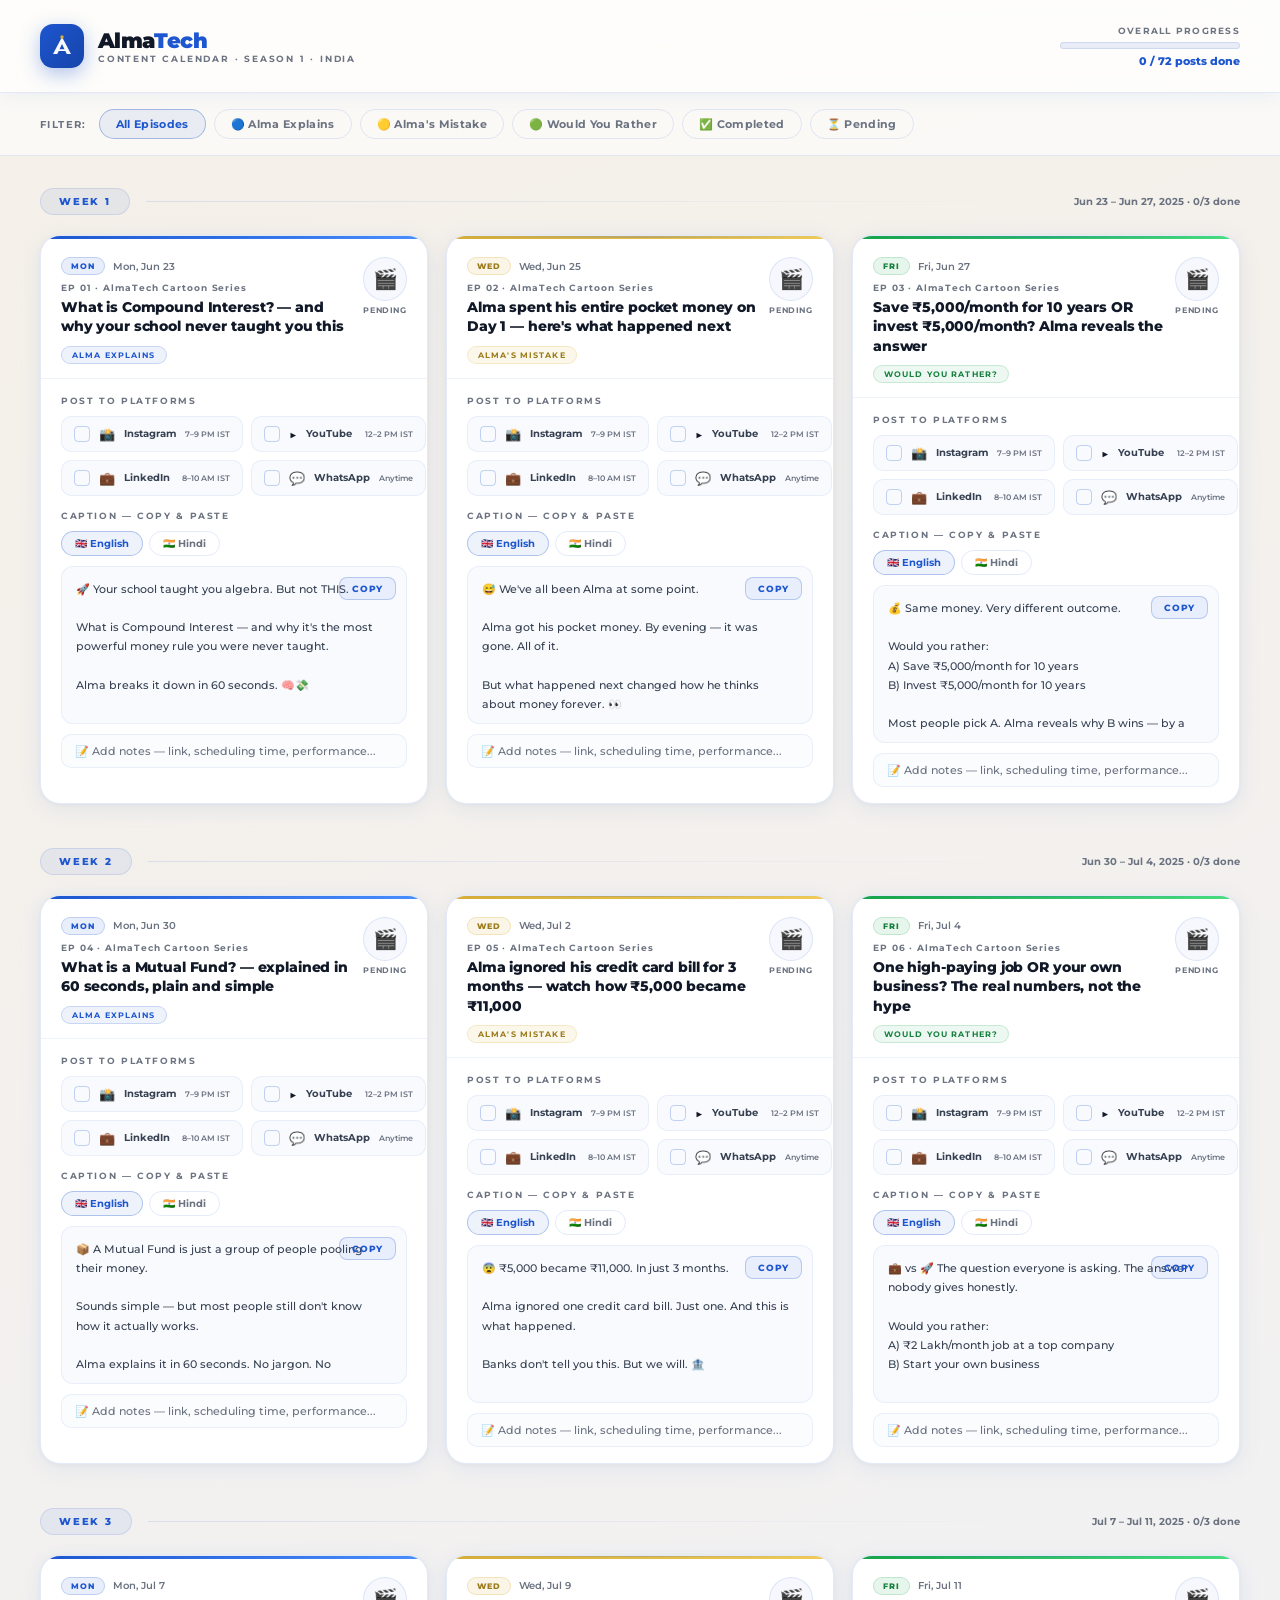
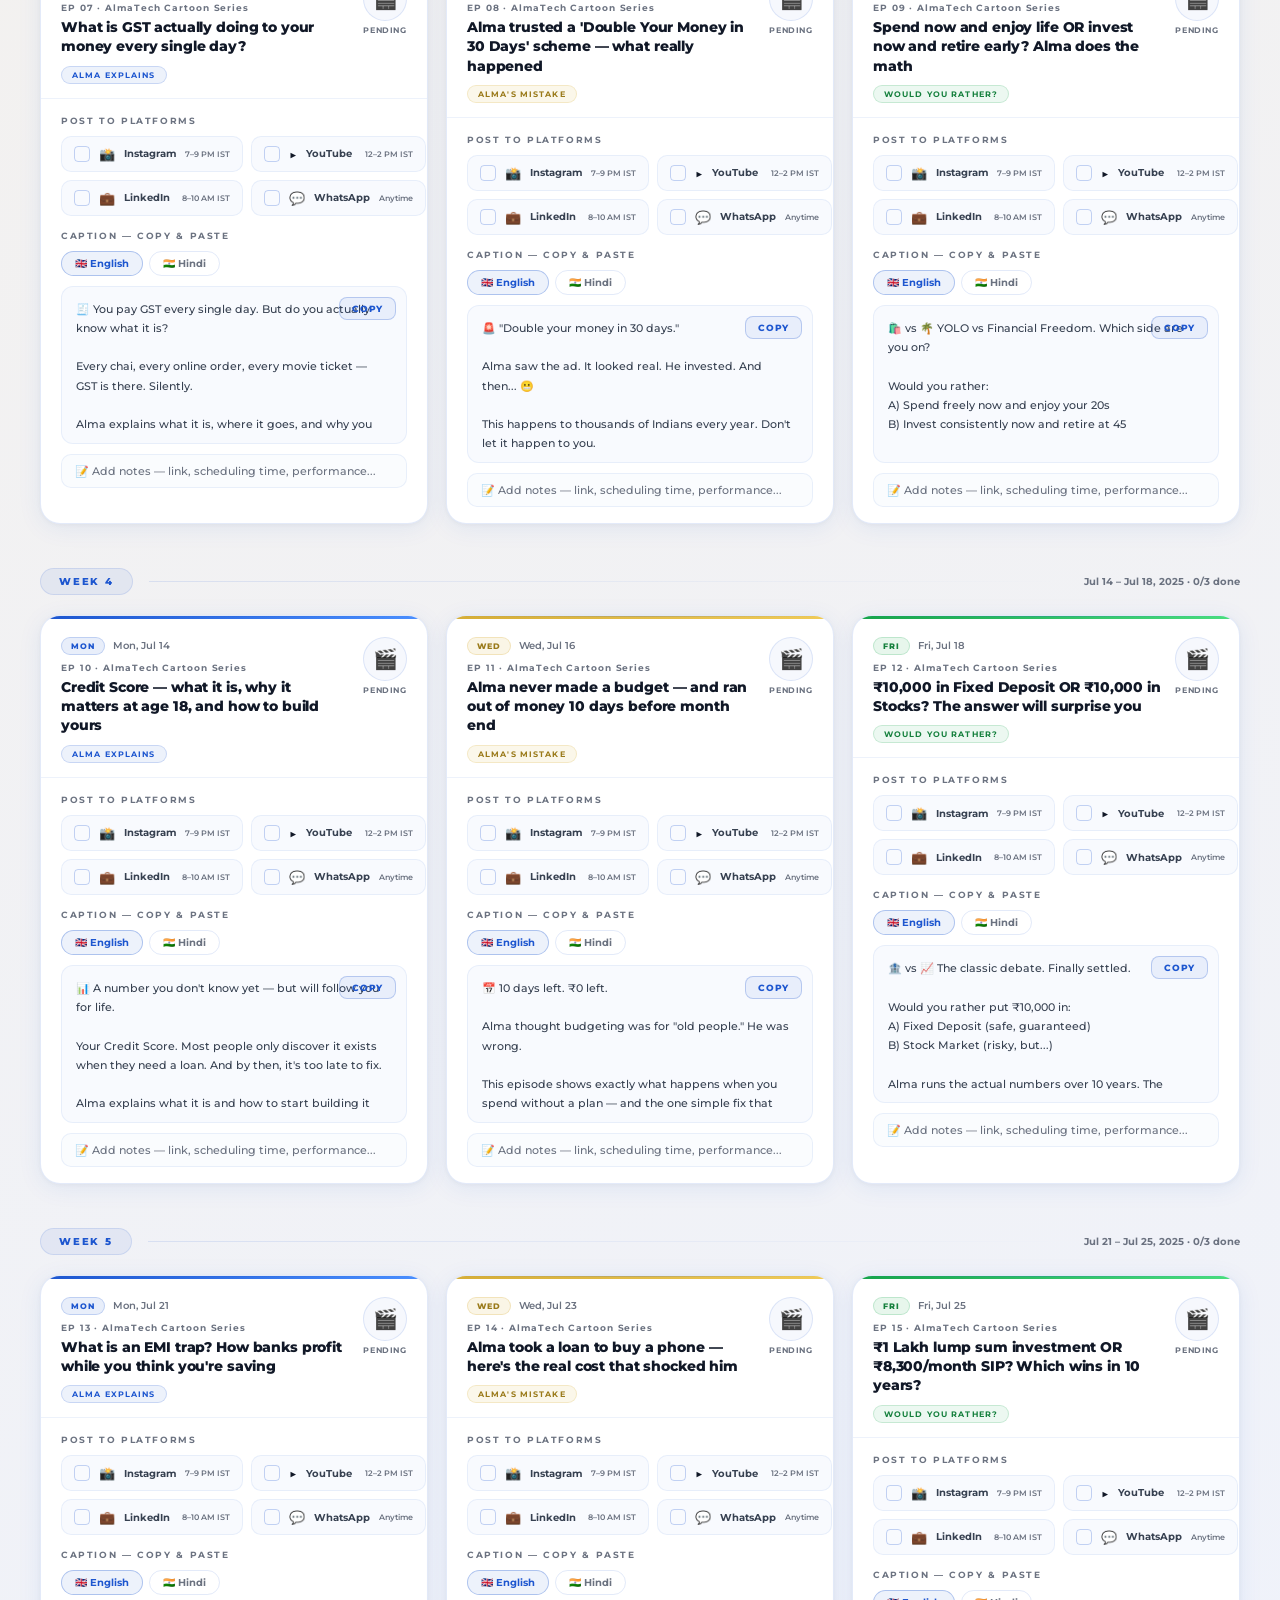
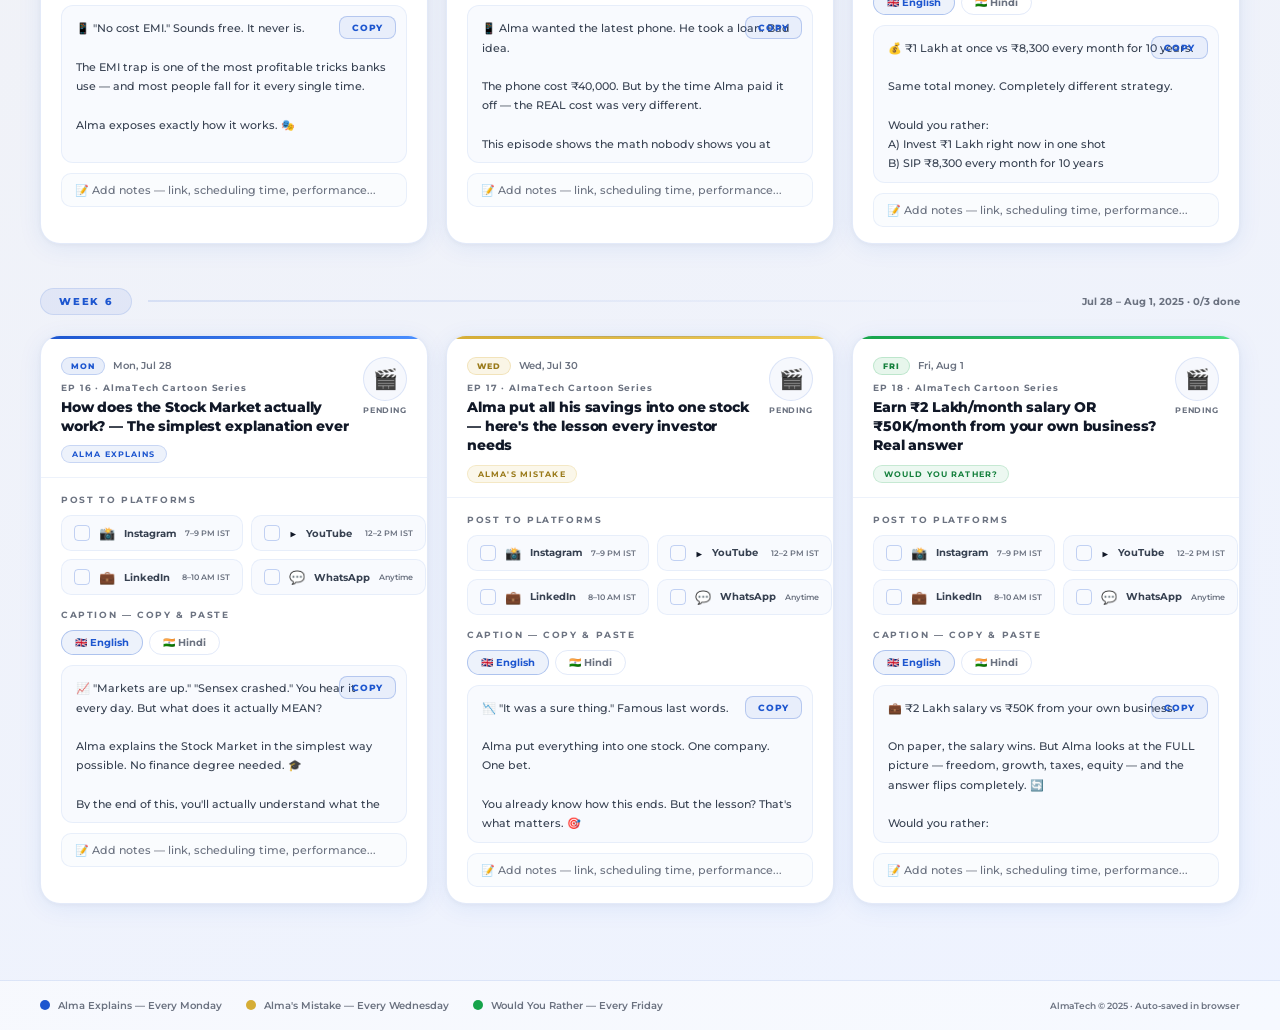
<file: almatech-content-calendar.html>
<!DOCTYPE html>
<html lang="en">
<head>
<meta charset="UTF-8">
<meta name="viewport" content="width=device-width, initial-scale=1.0">
<title>AlmaTech – Content Calendar</title>
<link href="https://fonts.googleapis.com/css2?family=Montserrat:wght@400;500;600;700;800;900&display=swap" rel="stylesheet">
<style>
:root{
  --blue:#1D56CF;--blue-d:#1644AA;--blue-l:#4A8FFF;
  --gold:#D5AD36;--gold-l:#F0CB58;
  --green:#16a34a;--green-l:#4ADE80;
  --bg:#F5F0E8;--bg2:#EEF3FF;--surface:#fff;
  --text1:#111827;--text2:#374151;--text3:#6B7280;
  --border:rgba(29,86,207,0.12);--border2:rgba(29,86,207,0.08);
  --shadow:rgba(29,86,207,0.08);
  --r:16px;
}
*{margin:0;padding:0;box-sizing:border-box}
body{
  font-family:'Montserrat',sans-serif;
  background:linear-gradient(160deg,#F5F0E8 0%,#EEF3FF 100%);
  color:var(--text1);min-height:100vh;
}

/* ── HEADER ── */
header{
  padding:24px 40px;
  display:flex;align-items:center;justify-content:space-between;flex-wrap:wrap;gap:16px;
  border-bottom:1.5px solid var(--border);
  background:rgba(255,255,255,0.82);
  backdrop-filter:blur(40px) saturate(180%);
  position:sticky;top:0;z-index:100;
  box-shadow:0 2px 20px var(--shadow);
}
.logo-row{display:flex;align-items:center;gap:14px}
.logo-box{
  width:44px;height:44px;border-radius:13px;
  background:linear-gradient(135deg,#1D56CF,#1644AA);
  display:flex;align-items:center;justify-content:center;
  box-shadow:0 6px 20px rgba(29,86,207,0.35);flex-shrink:0;
}
.logo-box svg{width:26px;height:26px}
.brand-name{font-size:21px;font-weight:900;letter-spacing:-0.03em;color:var(--text1)}
.brand-name span{color:var(--blue)}
.brand-sub{font-size:9px;font-weight:700;letter-spacing:0.2em;text-transform:uppercase;color:var(--text3)}
.header-right{display:flex;align-items:center;gap:20px;flex-wrap:wrap}
.progress-wrap{text-align:right}
.progress-label{font-size:9px;font-weight:700;letter-spacing:0.14em;text-transform:uppercase;color:var(--text3);margin-bottom:6px}
.progress-bar-outer{width:180px;height:7px;background:rgba(29,86,207,0.1);border-radius:4px;overflow:hidden;border:1px solid var(--border)}
.progress-bar-inner{height:100%;background:linear-gradient(90deg,#1D56CF,#D5AD36);border-radius:4px;transition:width 0.4s ease}
.progress-count{font-size:11px;font-weight:800;color:var(--blue);margin-top:5px;text-align:right}

/* ── FILTERS ── */
.filters{
  padding:16px 40px;
  display:flex;align-items:center;gap:8px;flex-wrap:wrap;
  border-bottom:1.5px solid var(--border);
  background:rgba(255,255,255,0.6);
}
.filter-label{font-size:10px;font-weight:700;letter-spacing:0.14em;text-transform:uppercase;color:var(--text3);margin-right:4px}
.filter-btn{
  padding:7px 16px;border-radius:100px;font-size:11px;font-weight:700;
  font-family:'Montserrat',sans-serif;cursor:pointer;
  border:1.5px solid var(--border);background:transparent;color:var(--text3);
  transition:all 0.2s;letter-spacing:0.03em;
}
.filter-btn:hover{border-color:rgba(29,86,207,0.3);color:var(--blue);background:rgba(29,86,207,0.04)}
.filter-btn.active{background:rgba(29,86,207,0.08);border-color:rgba(29,86,207,0.35);color:var(--blue)}

/* ── MAIN ── */
.main{padding:32px 40px;max-width:1400px;margin:0 auto}

/* ── WEEK ── */
.week-section{margin-bottom:44px}
.week-header{display:flex;align-items:center;gap:16px;margin-bottom:20px}
.week-badge{
  padding:6px 18px;border-radius:100px;
  background:rgba(29,86,207,0.07);border:1.5px solid var(--border);
  font-size:10px;font-weight:800;letter-spacing:0.18em;text-transform:uppercase;
  color:var(--blue);flex-shrink:0;
}
.week-line{flex:1;height:1.5px;background:linear-gradient(90deg,var(--border),transparent)}
.week-stats{font-size:10px;font-weight:700;color:var(--text3);white-space:nowrap}

/* ── POSTS GRID ── */
.posts-grid{display:grid;grid-template-columns:repeat(auto-fill,minmax(360px,1fr));gap:18px}

/* ── POST CARD ── */
.post-card{
  border-radius:20px;
  background:var(--surface);
  border:1.5px solid var(--border);
  box-shadow:0 4px 24px var(--shadow),0 1px 4px rgba(0,0,0,0.04),inset 0 1px 0 rgba(255,255,255,0.9);
  overflow:hidden;transition:all 0.25s ease;position:relative;
}
.post-card::before{
  content:'';position:absolute;top:0;left:0;right:0;height:1.5px;
  background:linear-gradient(90deg,transparent,rgba(29,86,207,0.2),transparent);
}
.post-card:hover{
  transform:translateY(-3px);
  box-shadow:0 16px 48px rgba(29,86,207,0.12),0 4px 12px rgba(0,0,0,0.06),inset 0 1px 0 rgba(255,255,255,0.95);
  border-color:rgba(29,86,207,0.25);
}
.post-card.done{
  background:linear-gradient(160deg,#f0fdf4,#fff);
  border-color:rgba(22,163,74,0.25);
}
.post-card.done::before{background:linear-gradient(90deg,transparent,rgba(22,163,74,0.3),transparent)}

/* accent bar */
.card-accent{height:3px;width:100%}
.pillar-explain .card-accent{background:linear-gradient(90deg,#1D56CF,#4A8FFF)}
.pillar-mistake .card-accent{background:linear-gradient(90deg,#D5AD36,#F0CB58)}
.pillar-would   .card-accent{background:linear-gradient(90deg,#16a34a,#4ADE80)}

/* card top */
.card-top{
  padding:18px 20px 14px;border-bottom:1.5px solid var(--border2);
  display:flex;align-items:flex-start;justify-content:space-between;gap:12px;
}
.card-meta{flex:1}
.card-date-row{display:flex;align-items:center;gap:8px;margin-bottom:7px}
.day-chip{padding:3px 9px;border-radius:100px;font-size:8px;font-weight:800;letter-spacing:0.14em;text-transform:uppercase}
.day-mon{background:rgba(29,86,207,0.1);color:var(--blue);border:1px solid rgba(29,86,207,0.2)}
.day-wed{background:rgba(213,173,54,0.12);color:#9a7a1a;border:1px solid rgba(213,173,54,0.25)}
.day-fri{background:rgba(22,163,74,0.1);color:#15803d;border:1px solid rgba(22,163,74,0.2)}
.card-date-txt{font-size:10px;font-weight:600;color:var(--text3)}
.card-ep{font-size:9px;font-weight:700;color:var(--text3);letter-spacing:0.1em;margin-bottom:5px}
.card-title{font-size:14px;font-weight:800;color:var(--text1);line-height:1.38;letter-spacing:-0.01em}
.card-series{
  display:inline-block;margin-top:9px;
  font-size:8px;font-weight:700;letter-spacing:0.14em;text-transform:uppercase;
  padding:3px 10px;border-radius:100px;
}
.pillar-explain .card-series{background:rgba(29,86,207,0.08);color:var(--blue);border:1px solid rgba(29,86,207,0.18)}
.pillar-mistake .card-series{background:rgba(213,173,54,0.1);color:#9a7a1a;border:1px solid rgba(213,173,54,0.2)}
.pillar-would   .card-series{background:rgba(22,163,74,0.08);color:#15803d;border:1px solid rgba(22,163,74,0.18)}

.card-status{flex-shrink:0;text-align:center}
.status-ring{
  width:44px;height:44px;border-radius:50%;
  display:flex;align-items:center;justify-content:center;
  border:1.5px solid var(--border);font-size:20px;
  background:rgba(29,86,207,0.04);transition:all 0.3s;
}
.post-card.done .status-ring{
  border-color:rgba(22,163,74,0.4);background:rgba(22,163,74,0.07);
  box-shadow:0 0 16px rgba(22,163,74,0.15);
}
.status-text{font-size:8px;font-weight:700;color:var(--text3);margin-top:4px;letter-spacing:0.08em}
.post-card.done .status-text{color:#15803d}

/* ── PLATFORMS ── */
.card-body{padding:16px 20px}
.section-label{font-size:9px;font-weight:700;letter-spacing:0.18em;text-transform:uppercase;color:var(--text3);margin-bottom:10px}
.platforms-grid{display:grid;grid-template-columns:1fr 1fr;gap:8px;margin-bottom:14px}
.platform-row{
  display:flex;align-items:center;gap:9px;
  padding:9px 12px;border-radius:10px;
  background:rgba(29,86,207,0.03);border:1.5px solid var(--border2);
  cursor:pointer;transition:all 0.18s;user-select:none;
}
.platform-row:hover{background:rgba(29,86,207,0.06);border-color:rgba(29,86,207,0.2)}
.platform-row.checked{background:rgba(22,163,74,0.06);border-color:rgba(22,163,74,0.28)}
.platform-row.checked .plat-name{color:#15803d;font-weight:800}
.plat-checkbox{
  width:16px;height:16px;border-radius:4px;border:1.5px solid rgba(29,86,207,0.25);
  flex-shrink:0;display:flex;align-items:center;justify-content:center;
  background:transparent;transition:all 0.18s;
}
.platform-row.checked .plat-checkbox{background:#16a34a;border-color:#16a34a;box-shadow:0 0 8px rgba(22,163,74,0.3)}
.plat-check-icon{display:none;width:10px;height:10px;stroke:#fff;fill:none;stroke-width:3;stroke-linecap:round;stroke-linejoin:round}
.platform-row.checked .plat-check-icon{display:block}
.plat-icon{font-size:13px;flex-shrink:0}
.plat-name{font-size:10px;font-weight:700;color:var(--text2);flex:1}
.plat-time{font-size:8px;color:var(--text3);font-weight:600;white-space:nowrap}

/* ── CAPTIONS ── */
.captions-wrap{margin-top:4px}
.caption-tabs{display:flex;gap:6px;margin-bottom:10px}
.cap-tab{
  padding:5px 13px;border-radius:100px;font-size:10px;font-weight:700;
  font-family:'Montserrat',sans-serif;cursor:pointer;
  border:1.5px solid var(--border);background:transparent;color:var(--text3);
  transition:all 0.15s;
}
.cap-tab.active{background:rgba(29,86,207,0.08);border-color:rgba(29,86,207,0.3);color:var(--blue)}
.caption-box{
  position:relative;border-radius:12px;
  background:rgba(29,86,207,0.03);border:1.5px solid var(--border2);
  padding:13px 14px;
}
.caption-text{
  font-size:11px;color:var(--text2);line-height:1.75;font-weight:500;
  white-space:pre-wrap;word-break:break-word;
  max-height:130px;overflow-y:auto;
  padding-right:6px;
}
.caption-text::-webkit-scrollbar{width:3px}
.caption-text::-webkit-scrollbar-track{background:transparent}
.caption-text::-webkit-scrollbar-thumb{background:rgba(29,86,207,0.2);border-radius:4px}
.copy-btn{
  position:absolute;top:10px;right:10px;
  padding:5px 12px;border-radius:8px;font-size:9px;font-weight:800;
  font-family:'Montserrat',sans-serif;cursor:pointer;letter-spacing:0.08em;text-transform:uppercase;
  border:1.5px solid rgba(29,86,207,0.25);background:rgba(29,86,207,0.07);
  color:var(--blue);transition:all 0.2s;
}
.copy-btn:hover{background:rgba(29,86,207,0.14);border-color:rgba(29,86,207,0.4)}
.copy-btn.copied{background:rgba(22,163,74,0.1);border-color:rgba(22,163,74,0.35);color:#15803d}

/* ── NOTES ── */
.notes-row{margin-top:10px}
.notes-input{
  width:100%;background:rgba(29,86,207,0.02);border:1.5px solid var(--border2);
  border-radius:10px;padding:9px 13px;
  font-family:'Montserrat',sans-serif;font-size:11px;font-weight:500;
  color:var(--text1);outline:none;transition:border-color 0.2s;
}
.notes-input::placeholder{color:var(--text3)}
.notes-input:focus{border-color:rgba(29,86,207,0.35);background:rgba(29,86,207,0.03)}

/* ── LEGEND ── */
.legend{
  padding:18px 40px;display:flex;align-items:center;gap:24px;flex-wrap:wrap;
  border-top:1.5px solid var(--border);background:rgba(255,255,255,0.5);
}
.legend-item{display:flex;align-items:center;gap:8px;font-size:10px;font-weight:600;color:var(--text3)}
.legend-dot{width:10px;height:10px;border-radius:50%}

/* ── SCROLL TOP ── */
#scrollTop{
  position:fixed;bottom:28px;right:28px;z-index:200;
  width:44px;height:44px;border-radius:50%;
  background:var(--blue);
  display:flex;align-items:center;justify-content:center;
  cursor:pointer;transition:all 0.2s;
  box-shadow:0 6px 20px rgba(29,86,207,0.4);
  opacity:0;pointer-events:none;
}
#scrollTop.show{opacity:1;pointer-events:auto}
#scrollTop:hover{background:var(--blue-d);transform:translateY(-2px)}
#scrollTop svg{width:18px;height:18px;stroke:#fff;fill:none;stroke-width:2.5;stroke-linecap:round;stroke-linejoin:round}

@media(max-width:700px){
  header,.filters,.main,.legend{padding-left:16px;padding-right:16px}
  .posts-grid{grid-template-columns:1fr}
  .progress-bar-outer{width:130px}
}
</style>
</head>
<body>

<header>
  <div class="logo-row">
    <div class="logo-box">
      <svg viewBox="0 0 52 52" fill="none">
        <path d="M26 8L8 42H16.5L26 22L35.5 42H44L26 8Z" fill="white" fill-opacity="0.96"/>
        <line x1="19" y1="34" x2="33" y2="34" stroke="white" stroke-width="3.5" stroke-linecap="round"/>
        <circle cx="26" cy="8" r="3.5" fill="#D5AD36"/>
      </svg>
    </div>
    <div>
      <div class="brand-name">Alma<span>Tech</span></div>
      <div class="brand-sub">Content Calendar · Season 1 · India</div>
    </div>
  </div>
  <div class="header-right">
    <div class="progress-wrap">
      <div class="progress-label">Overall Progress</div>
      <div class="progress-bar-outer"><div class="progress-bar-inner" id="progressBar" style="width:0%"></div></div>
      <div class="progress-count" id="progressCount">0 / 72 posts done</div>
    </div>
  </div>
</header>

<div class="filters">
  <span class="filter-label">Filter:</span>
  <button class="filter-btn active" onclick="filterCards('all',this)">All Episodes</button>
  <button class="filter-btn" onclick="filterCards('pillar-explain',this)">🔵 Alma Explains</button>
  <button class="filter-btn" onclick="filterCards('pillar-mistake',this)">🟡 Alma's Mistake</button>
  <button class="filter-btn" onclick="filterCards('pillar-would',this)">🟢 Would You Rather</button>
  <button class="filter-btn" onclick="filterCards('done',this)">✅ Completed</button>
  <button class="filter-btn" onclick="filterCards('pending',this)">⏳ Pending</button>
</div>

<div class="main" id="main"></div>

<div class="legend">
  <div class="legend-item"><div class="legend-dot" style="background:#1D56CF"></div>Alma Explains — Every Monday</div>
  <div class="legend-item"><div class="legend-dot" style="background:#D5AD36"></div>Alma's Mistake — Every Wednesday</div>
  <div class="legend-item"><div class="legend-dot" style="background:#16a34a"></div>Would You Rather — Every Friday</div>
  <div class="legend-item" style="margin-left:auto;font-size:9px">AlmaTech © 2025 · Auto-saved in browser</div>
</div>

<div id="scrollTop" onclick="window.scrollTo({top:0,behavior:'smooth'})">
  <svg viewBox="0 0 24 24"><polyline points="18 15 12 9 6 15"/></svg>
</div>

<script>
const PLATFORMS = [
  {id:'insta',   icon:'📸', name:'Instagram', time:'7–9 PM IST'},
  {id:'youtube', icon:'▶️', name:'YouTube',   time:'12–2 PM IST'},
  {id:'linkedin',icon:'💼', name:'LinkedIn',  time:'8–10 AM IST'},
  {id:'whatsapp',icon:'💬', name:'WhatsApp',  time:'Anytime'},
];

/* ═══════════════════════════════════════════════
   EPISODES — each has English + Hindi caption
═══════════════════════════════════════════════ */
const WEEKS = [
  {
    label:'Week 1', dates:'Jun 23 – Jun 27, 2025',
    posts:[
      {
        ep:'EP 01', day:'MON', date:'Mon, Jun 23', pillar:'pillar-explain', series:'Alma Explains',
        title:'What is Compound Interest? — and why your school never taught you this',
        captions:{
          en:`🚀 Your school taught you algebra. But not THIS.

What is Compound Interest — and why it's the most powerful money rule you were never taught.

Alma breaks it down in 60 seconds. 🧠💸

📌 Save this. Share it with every student you know.

💡 At AlmaTech, we teach Class 9 & 10 students what money actually does — live, twice a week, with IIT & IIM experts.

👉 Link in bio to enroll your school.

#CompoundInterest #AlmaTech #FinancialEducation #MoneyTips #IndiaStudents #Class9 #Class10 #FinancialLiteracy #AlmaExplains #LearnMoney #EdTechIndia`,
          hi:`🚀 School ने algebra सिखाया। लेकिन ये नहीं।

Compound Interest क्या होता है — और ये सबसे powerful money rule क्यों है जो आपको कभी नहीं पढ़ाया गया।

Alma समझाता है — सिर्फ 60 seconds में। 🧠💸

📌 इसे Save करें। हर student को Share करें।

💡 AlmaTech में हम Class 9 & 10 के students को सिखाते हैं कि पैसा असल में कैसे काम करता है — IIT & IIM experts के साथ, हफ्ते में दो बार, Live।

👉 अपना school enroll करने के लिए bio का link देखें।

#CompoundInterest #AlmaTech #FinancialEducation #MoneyTips #IndiaStudents #PaisaKaiseBadhao #AlmaExplains`,
        }
      },
      {
        ep:'EP 02', day:'WED', date:'Wed, Jun 25', pillar:'pillar-mistake', series:"Alma's Mistake",
        title:"Alma spent his entire pocket money on Day 1 — here's what happened next",
        captions:{
          en:`😅 We've all been Alma at some point.

Alma got his pocket money. By evening — it was gone. All of it.

But what happened next changed how he thinks about money forever. 👀

Watch to see the mistake — and the lesson that follows.

💡 At AlmaTech, we teach real money decisions to Class 9 & 10 students — because no school does.

📌 Tag a friend who needs to see this.

#AlmasMistake #MoneyMistakes #AlmaTech #FinancialLiteracy #TeenageMoney #IndiaStudents #PocketMoney #LearnFromMistakes #EdTechIndia #Class9 #Class10`,
          hi:`😅 हम सब कभी न कभी Alma जैसे रहे हैं।

Alma को pocket money मिली। शाम तक — खत्म। सब कुछ।

लेकिन जो इसके बाद हुआ, उसने उसकी पैसों के बारे में सोच ही बदल दी। 👀

देखो — गलती क्या थी, और सबक क्या मिला।

💡 AlmaTech में हम Class 9 & 10 students को real money decisions सिखाते हैं — क्योंकि कोई school नहीं सिखाता।

📌 किसी दोस्त को tag करो जिसे ये देखना चाहिए।

#AlmasMistake #PaisaKiGalti #AlmaTech #FinancialLiteracy #IndiaStudents #PocketMoney #Class9 #Class10 #EdTechIndia`,
        }
      },
      {
        ep:'EP 03', day:'FRI', date:'Fri, Jun 27', pillar:'pillar-would', series:'Would You Rather?',
        title:'Save ₹5,000/month for 10 years OR invest ₹5,000/month? Alma reveals the answer',
        captions:{
          en:`💰 Same money. Very different outcome.

Would you rather:
A) Save ₹5,000/month for 10 years
B) Invest ₹5,000/month for 10 years

Most people pick A. Alma reveals why B wins — by a LOT. 📈

Comment your answer before watching! 👇

💡 AlmaTech teaches Class 9 & 10 students to make choices like this — before they enter the real world.

#WouldYouRather #SavingVsInvesting #AlmaTech #MoneyTips #FinancialLiteracy #IndiaStudents #InvestmentTips #AlmaCartoon #EdTechIndia #Class9 #Class10`,
          hi:`💰 पैसा एक जैसा। नतीजा बिल्कुल अलग।

आप क्या करेंगे?
A) ₹5,000/महीना 10 साल तक Save करना
B) ₹5,000/महीना 10 साल तक Invest करना

ज़्यादातर लोग A चुनते हैं। Alma बताता है क्यों B बहुत आगे निकल जाता है — बहुत ज़्यादा। 📈

देखने से पहले comment में अपना जवाब दो! 👇

💡 AlmaTech Class 9 & 10 students को ऐसे decisions लेना सिखाता है — real world में जाने से पहले।

#WouldYouRather #BachatYaNivesh #AlmaTech #MoneyTips #FinancialLiteracy #IndiaStudents #AlmaCartoon #EdTechIndia`,
        }
      },
    ]
  },
  {
    label:'Week 2', dates:'Jun 30 – Jul 4, 2025',
    posts:[
      {
        ep:'EP 04', day:'MON', date:'Mon, Jun 30', pillar:'pillar-explain', series:'Alma Explains',
        title:'What is a Mutual Fund? — explained in 60 seconds, plain and simple',
        captions:{
          en:`📦 A Mutual Fund is just a group of people pooling their money.

Sounds simple — but most people still don't know how it actually works.

Alma explains it in 60 seconds. No jargon. No confusion. Just clarity. ✅

📌 Save this for later. Your future self will thank you.

💡 AlmaTech brings this kind of education into actual school classrooms — live, with IIT & IIM experts.

👉 Enroll your school at almatech.co.in

#MutualFunds #AlmaExplains #AlmaTech #FinancialLiteracy #InvestmentBasics #MoneyTips #IndiaStudents #Class9 #Class10 #EdTechIndia`,
          hi:`📦 Mutual Fund बस इतना है — लोगों का पैसा एक साथ लगाना।

Simple लगता है — लेकिन ज़्यादातर लोगों को अभी भी नहीं पता ये कैसे काम करता है।

Alma 60 seconds में समझाता है। कोई jargon नहीं। कोई confusion नहीं। बस clarity। ✅

📌 इसे Save करो। आगे काम आएगा।

💡 AlmaTech ऐसी education real school classrooms में लाता है — IIT & IIM experts के साथ, Live।

👉 Enroll करें: almatech.co.in

#MutualFunds #AlmaExplains #AlmaTech #FinancialLiteracy #NiveshKaisKarey #IndiaStudents #Class9 #Class10`,
        }
      },
      {
        ep:'EP 05', day:'WED', date:'Wed, Jul 2', pillar:'pillar-mistake', series:"Alma's Mistake",
        title:"Alma ignored his credit card bill for 3 months — watch how ₹5,000 became ₹11,000",
        captions:{
          en:`😨 ₹5,000 became ₹11,000. In just 3 months.

Alma ignored one credit card bill. Just one. And this is what happened.

Banks don't tell you this. But we will. 🏦

Watch this before you ever touch a credit card.

💡 AlmaTech teaches Class 9 & 10 students the real rules of money — the ones banks don't explain.

📌 Share with anyone who has a credit card.

#CreditCard #AlmasMistake #AlmaTech #MoneyMistakes #FinancialLiteracy #IndiaStudents #DebtTrap #RealMoneyLesson #EdTechIndia`,
          hi:`😨 ₹5,000 बन गए ₹11,000। सिर्फ 3 महीनों में।

Alma ने एक credit card bill ignore किया। सिर्फ एक। और ये हो गया।

Banks ये नहीं बताते। लेकिन हम बताएंगे। 🏦

Credit card use करने से पहले ये ज़रूर देखो।

💡 AlmaTech Class 9 & 10 students को पैसे के real rules सिखाता है — जो banks नहीं समझाते।

📌 जिसके पास credit card है उसके साथ share करो।

#CreditCard #AlmasMistake #AlmaTech #PaisaDoubleGalat #FinancialLiteracy #IndiaStudents #EdTechIndia`,
        }
      },
      {
        ep:'EP 06', day:'FRI', date:'Fri, Jul 4', pillar:'pillar-would', series:'Would You Rather?',
        title:'One high-paying job OR your own business? The real numbers, not the hype',
        captions:{
          en:`💼 vs 🚀 The question everyone is asking. The answer nobody gives honestly.

Would you rather:
A) ₹2 Lakh/month job at a top company
B) Start your own business

Alma doesn't give you the motivational answer. He gives you the REAL one. 📊

Drop your choice below 👇 then watch.

💡 At AlmaTech, we teach entrepreneurship AND financial skills — so students can make this call with full information.

#WouldYouRather #JobVsBusiness #AlmaTech #Entrepreneurship #IndiaStudents #FinancialLiteracy #AlmaCartoon #StartupIndia #EdTechIndia`,
          hi:`💼 vs 🚀 सबका सवाल। कोई honest जवाब नहीं देता।

आप क्या चुनेंगे?
A) किसी top company में ₹2 Lakh/महीना job
B) खुद का business शुरू करना

Alma motivational जवाब नहीं देता। वो REAL जवाब देता है। 📊

पहले नीचे comment करो 👇 फिर देखो।

💡 AlmaTech में हम entrepreneurship और financial skills दोनों सिखाते हैं — ताकि students पूरी जानकारी के साथ decide कर सकें।

#WouldYouRather #JobYaBusiness #AlmaTech #Entrepreneurship #IndiaStudents #StartupIndia #EdTechIndia`,
        }
      },
    ]
  },
  {
    label:'Week 3', dates:'Jul 7 – Jul 11, 2025',
    posts:[
      {
        ep:'EP 07', day:'MON', date:'Mon, Jul 7', pillar:'pillar-explain', series:'Alma Explains',
        title:'What is GST actually doing to your money every single day?',
        captions:{
          en:`🧾 You pay GST every single day. But do you actually know what it is?

Every chai, every online order, every movie ticket — GST is there. Silently.

Alma explains what it is, where it goes, and why you should actually care. 🍵

📌 The most important tax you never studied in school.

💡 AlmaTech teaches real financial skills to Class 9 & 10 students — because school doesn't.

#GST #AlmaExplains #AlmaTech #FinancialLiteracy #TaxEducation #IndiaStudents #MoneyBasics #EdTechIndia #Class9 #Class10`,
          hi:`🧾 आप हर रोज़ GST देते हैं। लेकिन क्या सच में जानते हैं ये है क्या?

हर chai, हर online order, हर movie ticket — GST वहाँ है। चुपचाप।

Alma explain करता है — ये क्या है, कहाँ जाता है, और आपको क्यों care करनी चाहिए। 🍵

📌 School में सबसे important tax जो कभी नहीं पढ़ाया गया।

💡 AlmaTech Class 9 & 10 students को real financial skills सिखाता है — क्योंकि school नहीं सिखाता।

#GST #AlmaExplains #AlmaTech #TaxEducation #IndiaStudents #PaisaBasics #EdTechIndia`,
        }
      },
      {
        ep:'EP 08', day:'WED', date:'Wed, Jul 9', pillar:'pillar-mistake', series:"Alma's Mistake",
        title:"Alma trusted a 'Double Your Money in 30 Days' scheme — what really happened",
        captions:{
          en:`🚨 "Double your money in 30 days."

Alma saw the ad. It looked real. He invested. And then... 😬

This happens to thousands of Indians every year. Don't let it happen to you.

Watch before you trust any "guaranteed returns" promise.

💡 AlmaTech teaches students to spot financial scams before they fall for them.

📌 Share this with your parents too. This one's for everyone.

#FinancialScam #AlmasMistake #AlmaTech #PonziScheme #MoneyMistakes #FinancialLiteracy #IndiaStudents #ScamAlert #EdTechIndia`,
          hi:`🚨 "30 दिनों में पैसा double करो।"

Alma ने ad देखा। Real लगा। Invest किया। और फिर... 😬

ये हर साल हज़ारों Indians के साथ होता है। आपके साथ मत होने दो।

कोई भी "guaranteed returns" promise trust करने से पहले ये देखो।

💡 AlmaTech students को सिखाता है कि financial scams को पहले ही पकड़ें — फंसने से पहले।

📌 इसे अपने parents को भी share करो। ये सबके लिए है।

#FinancialScam #AlmasMistake #AlmaTech #PaisaDouble #MoneyMistakes #IndiaStudents #ScamAlert #EdTechIndia`,
        }
      },
      {
        ep:'EP 09', day:'FRI', date:'Fri, Jul 11', pillar:'pillar-would', series:'Would You Rather?',
        title:'Spend now and enjoy life OR invest now and retire early? Alma does the math',
        captions:{
          en:`🛍️ vs 🌴 YOLO vs Financial Freedom. Which side are you on?

Would you rather:
A) Spend freely now and enjoy your 20s
B) Invest consistently now and retire at 45

Alma doesn't judge. He just shows you the actual numbers. The answer might surprise you. 📊

Comment A or B first 👇

💡 AlmaTech helps students understand decisions like this before they hit 18.

#WouldYouRather #SpendOrInvest #RetireEarly #AlmaTech #FinancialFreedom #IndiaStudents #MoneyDecisions #AlmaCartoon #EdTechIndia`,
          hi:`🛍️ vs 🌴 YOLO vs Financial Freedom। आप किस side हो?

आप क्या prefer करेंगे?
A) अभी freely खर्च करो, 20s enjoy करो
B) अभी consistently invest करो, 45 में retire करो

Alma judge नहीं करता। वो बस actual numbers दिखाता है। जवाब चौंका सकता है। 📊

पहले A या B comment करो 👇

💡 AlmaTech students को 18 साल से पहले ऐसे decisions समझना सिखाता है।

#WouldYouRather #KharchaYaNivesh #RetireEarly #AlmaTech #FinancialFreedom #IndiaStudents #EdTechIndia`,
        }
      },
    ]
  },
  {
    label:'Week 4', dates:'Jul 14 – Jul 18, 2025',
    posts:[
      {
        ep:'EP 10', day:'MON', date:'Mon, Jul 14', pillar:'pillar-explain', series:'Alma Explains',
        title:'Credit Score — what it is, why it matters at age 18, and how to build yours',
        captions:{
          en:`📊 A number you don't know yet — but will follow you for life.

Your Credit Score. Most people only discover it exists when they need a loan. And by then, it's too late to fix.

Alma explains what it is and how to start building it from age 18. 🏗️

📌 Save this. You'll need it sooner than you think.

💡 AlmaTech teaches Class 9 & 10 students financial skills they'll actually use — starting now.

#CreditScore #AlmaExplains #AlmaTech #FinancialLiteracy #IndiaStudents #MoneyBasics #CIBIL #EdTechIndia #Class9 #Class10`,
          hi:`📊 एक number जो अभी नहीं पता — लेकिन ज़िंदगीभर साथ रहेगा।

आपका Credit Score। ज़्यादातर लोगों को तब पता चलता है जब loan चाहिए। और तब तक बहुत देर हो जाती है।

Alma समझाता है — ये क्या है और 18 साल की उम्र से इसे कैसे बनाएं। 🏗️

📌 Save करो। जल्दी काम आएगा।

💡 AlmaTech Class 9 & 10 students को वो financial skills सिखाता है जो actually काम आती हैं।

#CreditScore #AlmaExplains #AlmaTech #FinancialLiteracy #IndiaStudents #CIBIL #PaisaBasics #EdTechIndia`,
        }
      },
      {
        ep:'EP 11', day:'WED', date:'Wed, Jul 16', pillar:'pillar-mistake', series:"Alma's Mistake",
        title:"Alma never made a budget — and ran out of money 10 days before month end",
        captions:{
          en:`📅 10 days left. ₹0 left.

Alma thought budgeting was for "old people." He was wrong.

This episode shows exactly what happens when you spend without a plan — and the one simple fix that changes everything. 💡

📌 If you've ever said "I'll start budgeting next month" — this one's for you.

💡 AlmaTech teaches real money management to Class 9 & 10 students — before bad habits form.

#Budgeting #AlmasMistake #AlmaTech #MoneyManagement #FinancialLiteracy #IndiaStudents #MoneyHabits #EdTechIndia`,
          hi:`📅 10 दिन बाकी। ₹0 बाकी।

Alma सोचता था budgeting "बड़े लोगों" के लिए है। वो गलत था।

ये episode दिखाता है कि बिना plan के खर्च करने से exactly क्या होता है — और एक simple fix जो सब बदल देती है। 💡

📌 अगर कभी कहा है "अगले महीने से budget बनाऊंगा" — ये आपके लिए है।

💡 AlmaTech Class 9 & 10 students को real money management सिखाता है — बुरी आदतें बनने से पहले।

#Budgeting #AlmasMistake #AlmaTech #MoneyManagement #FinancialLiteracy #IndiaStudents #EdTechIndia`,
        }
      },
      {
        ep:'EP 12', day:'FRI', date:'Fri, Jul 18', pillar:'pillar-would', series:'Would You Rather?',
        title:'₹10,000 in Fixed Deposit OR ₹10,000 in Stocks? The answer will surprise you',
        captions:{
          en:`🏦 vs 📈 The classic debate. Finally settled.

Would you rather put ₹10,000 in:
A) Fixed Deposit (safe, guaranteed)
B) Stock Market (risky, but...)

Alma runs the actual numbers over 10 years. The result? Not what most people expect. 👀

Tell us your pick in the comments 👇

💡 AlmaTech teaches students to make smart investment decisions before they enter the workforce.

#WouldYouRather #FDvsStocks #AlmaTech #InvestmentTips #FinancialLiteracy #IndiaStudents #StockMarket #FixedDeposit #EdTechIndia`,
          hi:`🏦 vs 📈 Classic debate। आखिरकार settle होगा।

आप ₹10,000 कहाँ लगाएंगे?
A) Fixed Deposit (safe, guaranteed)
B) Stock Market (risky, लेकिन...)

Alma 10 साल के actual numbers चलाता है। Result? जो ज़्यादातर लोग सोचते हैं, वो नहीं। 👀

Comments में बताओ आपकी choice 👇

💡 AlmaTech students को workforce join करने से पहले smart investment decisions सिखाता है।

#WouldYouRather #FDvsShares #AlmaTech #NiveshTips #FinancialLiteracy #IndiaStudents #StockMarket #EdTechIndia`,
        }
      },
    ]
  },
  {
    label:'Week 5', dates:'Jul 21 – Jul 25, 2025',
    posts:[
      {
        ep:'EP 13', day:'MON', date:'Mon, Jul 21', pillar:'pillar-explain', series:'Alma Explains',
        title:"What is an EMI trap? How banks profit while you think you're saving",
        captions:{
          en:`📱 "No cost EMI." Sounds free. It never is.

The EMI trap is one of the most profitable tricks banks use — and most people fall for it every single time.

Alma exposes exactly how it works. 🎭

📌 Watch before your next big purchase on EMI.

💡 AlmaTech teaches financial awareness to Class 9 & 10 students — so they never fall for this.

#EMITrap #AlmaExplains #AlmaTech #FinancialLiteracy #NoCostEMI #MoneyTips #IndiaStudents #BankingTricks #EdTechIndia`,
          hi:`📱 "No cost EMI।" Free लगता है। होता कभी नहीं।

EMI trap — banks का सबसे profitable trick है — और ज़्यादातर लोग हर बार इसमें फंस जाते हैं।

Alma exactly बताता है ये कैसे काम करता है। 🎭

📌 अगली बड़ी EMI purchase से पहले देखो।

💡 AlmaTech Class 9 & 10 students को financial awareness सिखाता है — ताकि वो कभी इसमें न फंसें।

#EMITrap #AlmaExplains #AlmaTech #NoCostEMI #FinancialLiteracy #MoneyTips #IndiaStudents #BankTricks #EdTechIndia`,
        }
      },
      {
        ep:'EP 14', day:'WED', date:'Wed, Jul 23', pillar:'pillar-mistake', series:"Alma's Mistake",
        title:"Alma took a loan to buy a phone — here's the real cost that shocked him",
        captions:{
          en:`📱 Alma wanted the latest phone. He took a loan. Bad idea.

The phone cost ₹40,000. But by the time Alma paid it off — the REAL cost was very different.

This episode shows the math nobody shows you at the store. 🧮

📌 Tag someone who's thinking about a phone loan.

💡 AlmaTech teaches smart financial decisions to Class 9 & 10 students across India.

#AlmasMistake #PhoneLoan #AlmaTech #MoneyMistakes #FinancialLiteracy #IndiaStudents #PersonalFinance #EMI #EdTechIndia`,
          hi:`📱 Alma को latest phone चाहिए था। Loan लिया। बुरा idea।

Phone की कीमत थी ₹40,000। लेकिन जब Alma ने पूरा pay किया — REAL cost बहुत अलग थी।

ये episode वो math दिखाता है जो store पर कोई नहीं दिखाता। 🧮

📌 उसे tag करो जो phone loan के बारे में सोच रहा है।

💡 AlmaTech पूरे India में Class 9 & 10 students को smart financial decisions सिखाता है।

#AlmasMistake #PhoneLoan #AlmaTech #PaisaGalti #FinancialLiteracy #IndiaStudents #EMI #EdTechIndia`,
        }
      },
      {
        ep:'EP 15', day:'FRI', date:'Fri, Jul 25', pillar:'pillar-would', series:'Would You Rather?',
        title:'₹1 Lakh lump sum investment OR ₹8,300/month SIP? Which wins in 10 years?',
        captions:{
          en:`💰 ₹1 Lakh at once vs ₹8,300 every month for 10 years.

Same total money. Completely different strategy.

Would you rather:
A) Invest ₹1 Lakh right now in one shot
B) SIP ₹8,300 every month for 10 years

Alma reveals which one wins — and by how much. 📊

Drop your answer 👇 before watching!

💡 AlmaTech makes these concepts real for Class 9 & 10 students — with live experts, twice a week.

#WouldYouRather #SIPvsLumpsum #AlmaTech #MutualFunds #InvestmentTips #IndiaStudents #FinancialLiteracy #AlmaCartoon #EdTechIndia`,
          hi:`💰 एक बार ₹1 Lakh vs हर महीने ₹8,300 — 10 साल तक।

Total पैसा same। Strategy बिल्कुल अलग।

आप क्या choose करेंगे?
A) अभी एक साथ ₹1 Lakh invest करो
B) हर महीने ₹8,300 का SIP — 10 साल तक

Alma बताता है कौन जीतता है — और कितने से। 📊

देखने से पहले जवाब दो 👇

💡 AlmaTech ये concepts Class 9 & 10 students के लिए real बनाता है — live experts के साथ, हफ्ते में दो बार।

#WouldYouRather #SIPvsEkmusht #AlmaTech #MutualFunds #NiveshTips #IndiaStudents #FinancialLiteracy #EdTechIndia`,
        }
      },
    ]
  },
  {
    label:'Week 6', dates:'Jul 28 – Aug 1, 2025',
    posts:[
      {
        ep:'EP 16', day:'MON', date:'Mon, Jul 28', pillar:'pillar-explain', series:'Alma Explains',
        title:'How does the Stock Market actually work? — The simplest explanation ever',
        captions:{
          en:`📈 "Markets are up." "Sensex crashed." You hear it every day. But what does it actually MEAN?

Alma explains the Stock Market in the simplest way possible. No finance degree needed. 🎓

By the end of this, you'll actually understand what the news is talking about.

📌 Save this. Best 60 seconds you'll spend today.

💡 AlmaTech brings real financial education into Class 9 & 10 classrooms across India.

#StockMarket #AlmaExplains #AlmaTech #Sensex #FinancialLiteracy #IndiaStudents #InvestingBasics #MoneyTips #EdTechIndia`,
          hi:`📈 "Markets ऊपर हैं।" "Sensex गिरा।" हर रोज़ सुनते हैं। लेकिन actually मतलब क्या होता है?

Alma Stock Market को सबसे simple तरीके से explain करता है। कोई finance degree ज़रूरी नहीं। 🎓

इसके बाद आप actually समझ जाएंगे news क्या कह रही है।

📌 Save करो। आज का सबसे अच्छा 60 seconds।

💡 AlmaTech पूरे India में Class 9 & 10 classrooms में real financial education लाता है।

#StockMarket #AlmaExplains #AlmaTech #Sensex #FinancialLiteracy #IndiaStudents #NiveshBasics #EdTechIndia`,
        }
      },
      {
        ep:'EP 17', day:'WED', date:'Wed, Jul 30', pillar:'pillar-mistake', series:"Alma's Mistake",
        title:"Alma put all his savings into one stock — here's the lesson every investor needs",
        captions:{
          en:`📉 "It was a sure thing." Famous last words.

Alma put everything into one stock. One company. One bet.

You already know how this ends. But the lesson? That's what matters. 🎯

This is the most important rule in investing — and it takes Alma one painful mistake to learn it.

📌 Share with anyone who's just starting to invest.

💡 AlmaTech teaches Class 9 & 10 students to invest smart — before they make expensive mistakes in real life.

#Diversification #AlmasMistake #AlmaTech #InvestingLesson #StockMarket #MoneyMistakes #IndiaStudents #DontPutAllEggsInOneBasket #EdTechIndia`,
          hi:`📉 "पक्का था।" Last में यही सुनाई देता है।

Alma ने सारी savings एक ही stock में लगा दी। एक company। एक bet।

आप already जानते हो ये कैसे खत्म होगा। लेकिन lesson? वो matter करता है। 🎯

ये investing का सबसे important rule है — और Alma एक painful गलती से सीखता है।

📌 उसके साथ share करो जो अभी invest करना शुरू कर रहा है।

💡 AlmaTech Class 9 & 10 students को smart invest करना सिखाता है — real life में महंगी गलतियाँ करने से पहले।

#Diversification #AlmasMistake #AlmaTech #NiveshSabak #StockMarket #MoneyMistakes #IndiaStudents #EdTechIndia`,
        }
      },
      {
        ep:'EP 18', day:'FRI', date:'Fri, Aug 1', pillar:'pillar-would', series:'Would You Rather?',
        title:'Earn ₹2 Lakh/month salary OR ₹50K/month from your own business? Real answer',
        captions:{
          en:`💼 ₹2 Lakh salary vs ₹50K from your own business.

On paper, the salary wins. But Alma looks at the FULL picture — freedom, growth, taxes, equity — and the answer flips completely. 🔄

Would you rather:
A) ₹2 Lakh/month job — stable, prestigious
B) ₹50K/month own business — small now, but YOURS

Comment A or B 👇 then watch Alma's breakdown.

💡 AlmaTech teaches students both financial skills AND entrepreneurial thinking — so they can make this choice wisely.

#WouldYouRather #SalaryVsBusiness #AlmaTech #Entrepreneurship #FinancialFreedom #IndiaStudents #StartupIndia #AlmaCartoon #EdTechIndia`,
          hi:`💼 ₹2 Lakh salary vs खुद के business से ₹50K।

Paper पर salary जीतती है। लेकिन Alma FULL picture देखता है — freedom, growth, taxes, equity — और जवाब completely बदल जाता है। 🔄

आप क्या choose करेंगे?
A) ₹2 Lakh/month job — stable, prestigious
B) ₹50K/month खुद का business — अभी छोटा, लेकिन अपना

A या B comment करो 👇 फिर Alma का breakdown देखो।

💡 AlmaTech students को financial skills और entrepreneurial thinking दोनों सिखाता है — ताकि ये choice समझदारी से करें।

#WouldYouRather #NaukriYaBusiness #AlmaTech #Entrepreneurship #FinancialFreedom #IndiaStudents #StartupIndia #EdTechIndia`,
        }
      },
    ]
  },
];

/* ═══════════════════════════════════════════════
   STORAGE
═══════════════════════════════════════════════ */
function load(k){try{return JSON.parse(localStorage.getItem(k))}catch{return null}}
function save(k,v){localStorage.setItem(k,JSON.stringify(v))}
function platKey(ep,pid){return 'plt_'+ep.replace(/\s/g,'_')+'_'+pid}
function noteKey(ep){return 'nte_'+ep.replace(/\s/g,'_')}
function capLangKey(ep){return 'clng_'+ep.replace(/\s/g,'_')}
function cardId(ep){return 'card_'+ep.replace(/\s/g,'_')}
function isDone(ep){return PLATFORMS.every(p=>load(platKey(ep,p.id))===true)}

/* ═══════════════════════════════════════════════
   BUILD CARD
═══════════════════════════════════════════════ */
function buildCard(post){
  const done     = isDone(post.ep);
  const note     = load(noteKey(post.ep))||'';
  const capLang  = load(capLangKey(post.ep))||'en';
  const dayCls   = post.day==='MON'?'day-mon':post.day==='WED'?'day-wed':'day-fri';

  const plats = PLATFORMS.map(p=>{
    const chk = load(platKey(post.ep,p.id))===true;
    return `<div class="platform-row${chk?' checked':''}" onclick="togglePlat('${post.ep}','${p.id}',this)">
      <div class="plat-checkbox"><svg class="plat-check-icon" viewBox="0 0 12 12"><polyline points="1.5 6 4.5 9 10.5 3"/></svg></div>
      <span class="plat-icon">${p.icon}</span>
      <span class="plat-name">${p.name}</span>
      <span class="plat-time">${p.time}</span>
    </div>`;
  }).join('');

  const capText = (post.captions[capLang]||'').replace(/`/g,'\\`');

  return `
  <div class="post-card ${post.pillar}${done?' done':''}" id="${cardId(post.ep)}" data-pillar="${post.pillar}" data-done="${done}">
    <div class="card-accent"></div>
    <div class="card-top">
      <div class="card-meta">
        <div class="card-date-row">
          <span class="day-chip ${dayCls}">${post.day}</span>
          <span class="card-date-txt">${post.date}</span>
        </div>
        <div class="card-ep">${post.ep} · AlmaTech Cartoon Series</div>
        <div class="card-title">${post.title}</div>
        <span class="card-series">${post.series}</span>
      </div>
      <div class="card-status">
        <div class="status-ring">${done?'✅':'🎬'}</div>
        <div class="status-text">${done?'DONE':'PENDING'}</div>
      </div>
    </div>
    <div class="card-body">
      <div class="section-label">Post to platforms</div>
      <div class="platforms-grid">${plats}</div>

      <div class="captions-wrap">
        <div class="section-label">Caption — copy &amp; paste</div>
        <div class="caption-tabs">
          <button class="cap-tab${capLang==='en'?' active':''}" onclick="switchLang('${post.ep}','en',this)">🇬🇧 English</button>
          <button class="cap-tab${capLang==='hi'?' active':''}" onclick="switchLang('${post.ep}','hi',this)">🇮🇳 Hindi</button>
        </div>
        <div class="caption-box" id="capbox_${cardId(post.ep)}">
          <div class="caption-text" id="captxt_${cardId(post.ep)}">${(post.captions[capLang]||'').replace(/</g,'&lt;')}</div>
          <button class="copy-btn" id="copybtn_${cardId(post.ep)}" onclick="copyCaption('${post.ep}')">Copy</button>
        </div>
      </div>

      <div class="notes-row">
        <input class="notes-input" type="text" placeholder="📝 Add notes — link, scheduling time, performance..." value="${note.replace(/"/g,'&quot;')}" oninput="saveNote('${post.ep}',this.value)"/>
      </div>
    </div>
  </div>`;
}

/* ═══════════════════════════════════════════════
   RENDER
═══════════════════════════════════════════════ */
function renderAll(){
  const main = document.getElementById('main');
  let html='';
  WEEKS.forEach(w=>{
    const doneN = w.posts.filter(p=>isDone(p.ep)).length;
    html+=`<div class="week-section">
      <div class="week-header">
        <div class="week-badge">${w.label}</div>
        <div class="week-line"></div>
        <div class="week-stats">${w.dates} · ${doneN}/${w.posts.length} done</div>
      </div>
      <div class="posts-grid">${w.posts.map(buildCard).join('')}</div>
    </div>`;
  });
  main.innerHTML=html;
  updateProgress();
}

/* ═══════════════════════════════════════════════
   INTERACTIONS
═══════════════════════════════════════════════ */
function togglePlat(ep,pid,row){
  const was=load(platKey(ep,pid))===true;
  save(platKey(ep,pid),!was);
  row.classList.toggle('checked',!was);
  const icon=row.querySelector('.plat-check-icon');
  const cb=row.querySelector('.plat-checkbox');
  icon.style.display=!was?'block':'none';
  cb.style.background=!was?'#16a34a':'';
  cb.style.borderColor=!was?'#16a34a':'';
  const done=isDone(ep);
  const card=document.getElementById(cardId(ep));
  if(card){
    card.classList.toggle('done',done);
    card.dataset.done=done;
    card.querySelector('.status-ring').textContent=done?'✅':'🎬';
    card.querySelector('.status-text').textContent=done?'DONE':'PENDING';
  }
  updateProgress();
}

function switchLang(ep,lang,btn){
  save(capLangKey(ep),lang);
  const post=WEEKS.flatMap(w=>w.posts).find(p=>p.ep===ep);
  if(!post) return;
  const cid=cardId(ep);
  document.getElementById('captxt_'+cid).innerHTML=(post.captions[lang]||'').replace(/</g,'&lt;');
  btn.closest('.caption-tabs').querySelectorAll('.cap-tab').forEach(t=>t.classList.remove('active'));
  btn.classList.add('active');
  // reset copy button
  const copyBtn=document.getElementById('copybtn_'+cid);
  if(copyBtn){copyBtn.textContent='Copy';copyBtn.classList.remove('copied')}
}

function copyCaption(ep){
  const lang=load(capLangKey(ep))||'en';
  const post=WEEKS.flatMap(w=>w.posts).find(p=>p.ep===ep);
  if(!post) return;
  navigator.clipboard.writeText(post.captions[lang]||'').then(()=>{
    const btn=document.getElementById('copybtn_'+cardId(ep));
    if(btn){btn.textContent='✅ Copied!';btn.classList.add('copied');setTimeout(()=>{btn.textContent='Copy';btn.classList.remove('copied')},2500)}
  }).catch(()=>{
    const txt=document.getElementById('captxt_'+cardId(ep));
    if(txt){const r=document.createRange();r.selectNode(txt);window.getSelection().removeAllRanges();window.getSelection().addRange(r)}
  });
}

function saveNote(ep,val){save(noteKey(ep),val)}

function updateProgress(){
  const all=WEEKS.flatMap(w=>w.posts);
  const total=all.length*PLATFORMS.length;
  const done=all.reduce((n,p)=>n+PLATFORMS.filter(pl=>load(platKey(p.ep,pl.id))===true).length,0);
  const pct=Math.round((done/total)*100);
  document.getElementById('progressBar').style.width=pct+'%';
  document.getElementById('progressCount').textContent=`${done} / ${total} posts done`;
}

/* ── FILTER ── */
function filterCards(type,btn){
  document.querySelectorAll('.filter-btn').forEach(b=>b.classList.remove('active'));
  btn.classList.add('active');
  document.querySelectorAll('.post-card').forEach(c=>{
    let show=true;
    if(type==='done') show=c.dataset.done==='true';
    else if(type==='pending') show=c.dataset.done!=='true';
    else if(type!=='all') show=c.dataset.pillar===type;
    c.style.display=show?'':'none';
  });
  document.querySelectorAll('.week-section').forEach(ws=>{
    ws.style.display=[...ws.querySelectorAll('.post-card')].some(c=>c.style.display!=='none')?'':'none';
  });
}

/* ── SCROLL TOP ── */
window.addEventListener('scroll',()=>{
  document.getElementById('scrollTop').classList.toggle('show',window.scrollY>400);
},{passive:true});

renderAll();
</script>
</body>
</html>
</file>
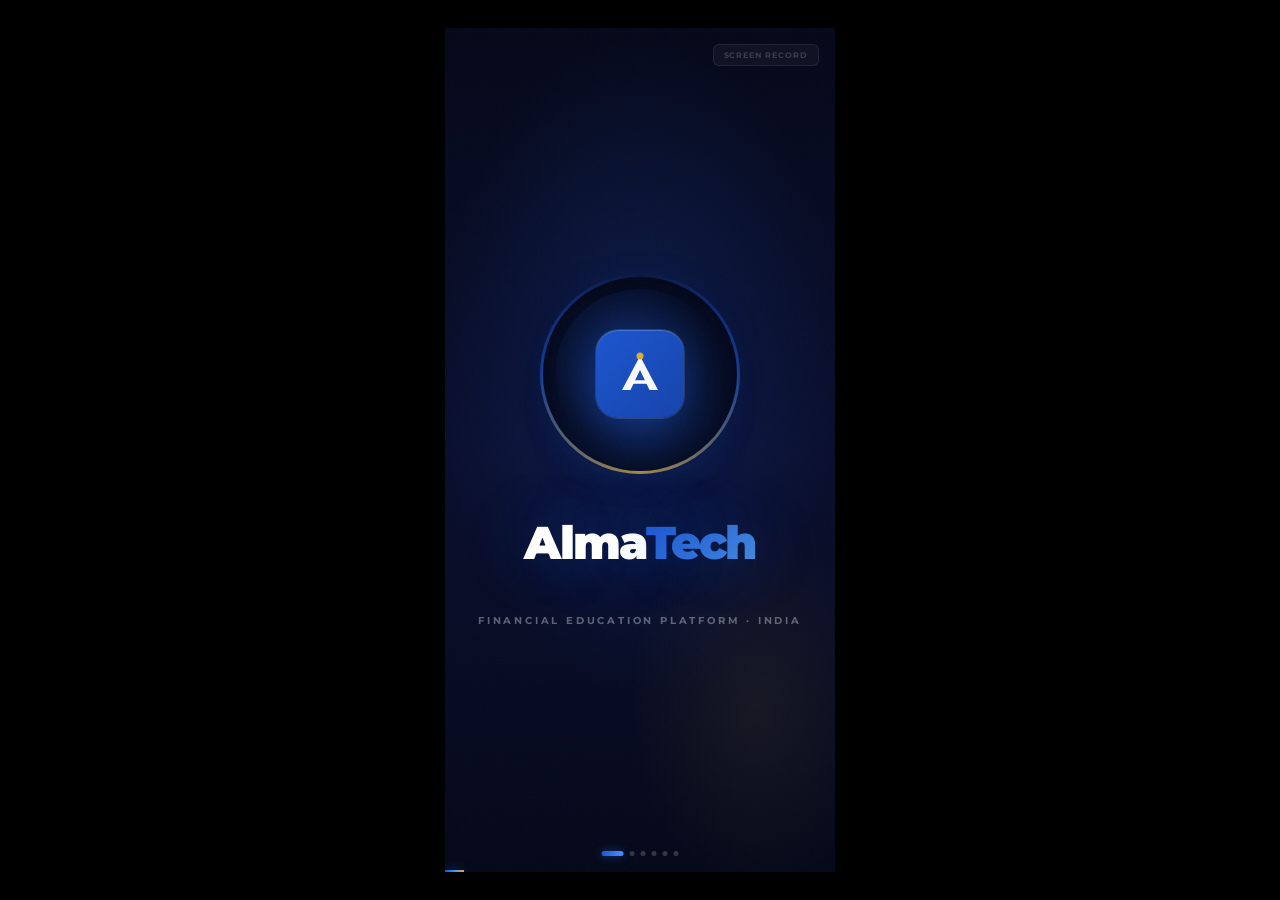
<file: almatech-launch-video.html>
<!DOCTYPE html>
<html lang="en">
<head>
<meta charset="UTF-8">
<meta name="viewport" content="width=device-width, initial-scale=1.0">
<title>AlmaTech – Launch</title>
<link href="https://fonts.googleapis.com/css2?family=Montserrat:ital,wght@0,300;0,400;0,600;0,700;0,800;0,900;1,800&display=swap" rel="stylesheet">
<style>
*{margin:0;padding:0;box-sizing:border-box}
body{background:#000;display:flex;align-items:center;justify-content:center;min-height:100vh;font-family:'Montserrat',sans-serif}

#stage{
  width:390px;height:844px;
  position:relative;overflow:hidden;
  background:#06091A;
}

/* ── GRAIN OVERLAY ── */
#stage::after{
  content:'';position:absolute;inset:0;z-index:500;pointer-events:none;
  background-image:url("data:image/svg+xml,%3Csvg viewBox='0 0 256 256' xmlns='http://www.w3.org/2000/svg'%3E%3Cfilter id='noise'%3E%3CfeTurbulence type='fractalNoise' baseFrequency='0.9' numOctaves='4' stitchTiles='stitch'/%3E%3C/filter%3E%3Crect width='100%25' height='100%25' filter='url(%23noise)' opacity='0.04'/%3E%3C/svg%3E");
  opacity:0.35;mix-blend-mode:overlay;
}

/* ── CANVAS ── */
#canvas{position:absolute;inset:0;z-index:1}

/* ── SCENES ── */
.scene{
  position:absolute;inset:0;z-index:10;
  display:flex;flex-direction:column;align-items:center;justify-content:center;
  padding:48px 32px;
  opacity:0;transform:scale(1.04);
  transition:opacity 0.8s cubic-bezier(0.4,0,0.2,1), transform 0.8s cubic-bezier(0.4,0,0.2,1);
  pointer-events:none;
}
.scene.active{opacity:1;transform:scale(1);pointer-events:auto}
.scene.exit{opacity:0;transform:scale(0.97)}

/* ═══════════════════════════════
   SCENE 1 — LOGO REVEAL
═══════════════════════════════ */
#s1{justify-content:center}

.s1-bg{
  position:absolute;inset:0;
  background:
    radial-gradient(ellipse 80% 60% at 50% 40%, rgba(29,86,207,0.22) 0%, transparent 65%),
    radial-gradient(ellipse 60% 40% at 80% 80%, rgba(213,173,54,0.08) 0%, transparent 55%),
    linear-gradient(180deg, #06091A 0%, #0A0F2E 50%, #06091A 100%);
}

.logo-outer{
  width:200px;height:200px;border-radius:50%;
  display:flex;align-items:center;justify-content:center;
  position:relative;margin-bottom:40px;
}
.logo-outer::before{
  content:'';position:absolute;inset:0;border-radius:50%;
  background:conic-gradient(from 0deg, rgba(29,86,207,0) 0%, rgba(29,86,207,0.6) 25%, rgba(213,173,54,0.8) 50%, rgba(29,86,207,0.6) 75%, rgba(29,86,207,0) 100%);
  animation:spinRing 4s linear infinite;
}
.logo-outer::after{
  content:'';position:absolute;inset:3px;border-radius:50%;
  background:#06091A;
}
@keyframes spinRing{to{transform:rotate(360deg)}}

.logo-inner{
  width:170px;height:170px;border-radius:50%;
  display:flex;align-items:center;justify-content:center;
  position:relative;z-index:2;
  background:radial-gradient(circle at 40% 35%, rgba(29,86,207,0.25) 0%, transparent 60%);
}
.logo-box{
  width:88px;height:88px;border-radius:22px;
  background:linear-gradient(135deg, #1D56CF 0%, #1644AA 100%);
  display:flex;align-items:center;justify-content:center;
  box-shadow:
    0 0 0 1px rgba(255,255,255,0.12),
    0 20px 60px rgba(29,86,207,0.6),
    0 0 80px rgba(29,86,207,0.3),
    inset 0 1px 0 rgba(255,255,255,0.2);
  position:relative;overflow:hidden;
}
.logo-box::after{
  content:'';position:absolute;top:-50%;left:-60%;
  width:60%;height:200%;
  background:linear-gradient(90deg,transparent,rgba(255,255,255,0.15),transparent);
  animation:sheen 3s ease-in-out 1s infinite;
}
@keyframes sheen{0%,100%{left:-60%}50%{left:120%}}

.s1-name{
  font-size:46px;font-weight:900;letter-spacing:-0.04em;
  color:#fff;margin-bottom:10px;text-align:center;
  text-shadow:0 0 60px rgba(29,86,207,0.4);
}
.s1-name span{
  background:linear-gradient(135deg,#1D56CF,#4A90E2);
  -webkit-background-clip:text;-webkit-text-fill-color:transparent;
  background-clip:text;
}
.s1-sub{
  font-size:10px;font-weight:700;letter-spacing:0.28em;text-transform:uppercase;
  color:rgba(255,255,255,0.35);
}
.s1-line{
  width:0;height:1px;
  background:linear-gradient(90deg,transparent,rgba(213,173,54,0.8),transparent);
  margin:16px auto 16px;
  animation:none;
}
#s1.active .s1-line{animation:expandLine 1s ease 1.5s both}
@keyframes expandLine{to{width:120px}}

#s1.active .logo-outer{animation:zoomIn 0.8s cubic-bezier(0.34,1.56,0.64,1) 0.1s both}
#s1.active .s1-name   {animation:fadeUp 0.6s ease 0.8s both}
#s1.active .s1-sub    {animation:fadeUp 0.6s ease 1.1s both}

/* ═══════════════════════════════
   SCENE 2 — BIG TAGLINE
═══════════════════════════════ */
#s2{text-align:center}
.s2-bg{
  position:absolute;inset:0;
  background:
    radial-gradient(ellipse 90% 50% at 50% 60%, rgba(213,173,54,0.09) 0%, transparent 65%),
    linear-gradient(180deg, #06091A 0%, #0D1020 100%);
}
.s2-eyebrow{
  font-size:9px;font-weight:700;letter-spacing:0.28em;text-transform:uppercase;
  color:rgba(213,173,54,0.7);margin-bottom:24px;
  display:flex;align-items:center;gap:10px;
}
.s2-eyebrow::before,.s2-eyebrow::after{content:'';flex:1;height:1px;background:rgba(213,173,54,0.2)}
.s2-headline{width:100%;margin-bottom:28px}
.s2-word{
  display:block;
  font-size:56px;font-weight:900;line-height:0.95;letter-spacing:-0.04em;
  color:#fff;
}
.s2-word.accent{
  background:linear-gradient(135deg,#D5AD36 0%,#F0CB58 40%,#D5AD36 100%);
  -webkit-background-clip:text;-webkit-text-fill-color:transparent;background-clip:text;
}
.s2-word.blue-grad{
  background:linear-gradient(135deg,#4A90E2 0%,#1D56CF 100%);
  -webkit-background-clip:text;-webkit-text-fill-color:transparent;background-clip:text;
}
.s2-desc{
  font-size:13px;font-weight:500;color:rgba(255,255,255,0.4);line-height:1.8;
  max-width:270px;margin:0 auto;
}

#s2.active .s2-eyebrow{animation:fadeDown 0.5s ease 0.2s both}
#s2.active .s2-w1{animation:charIn 0.6s cubic-bezier(0.22,1,0.36,1) 0.35s both}
#s2.active .s2-w2{animation:charIn 0.6s cubic-bezier(0.22,1,0.36,1) 0.5s both}
#s2.active .s2-w3{animation:charIn 0.6s cubic-bezier(0.22,1,0.36,1) 0.65s both}
#s2.active .s2-w4{animation:charIn 0.6s cubic-bezier(0.22,1,0.36,1) 0.8s both}
#s2.active .s2-desc{animation:fadeUp 0.5s ease 1.1s both}
@keyframes charIn{
  0%{opacity:0;transform:translateY(30px) skewY(3deg)}
  100%{opacity:1;transform:translateY(0) skewY(0)}
}

/* ═══════════════════════════════
   SCENE 3 — FEATURES LUXURY
═══════════════════════════════ */
#s3{align-items:stretch;padding:52px 28px;justify-content:flex-start}
.s3-bg{
  position:absolute;inset:0;
  background:linear-gradient(160deg,#08111E 0%,#0A1628 50%,#06091A 100%);
}
.s3-top{margin-bottom:28px}
.s3-label{
  font-size:9px;font-weight:700;letter-spacing:0.25em;text-transform:uppercase;
  color:rgba(213,173,54,0.6);margin-bottom:8px;
}
.s3-heading{
  font-size:26px;font-weight:900;color:#fff;letter-spacing:-0.03em;line-height:1.1;
}
.s3-heading em{font-style:normal;color:#4A90E2}

.feat{
  padding:18px 20px;border-radius:20px;margin-bottom:12px;
  display:flex;align-items:center;gap:16px;
  position:relative;overflow:hidden;
}
.feat::before{
  content:'';position:absolute;inset:0;border-radius:20px;
  background:linear-gradient(135deg,rgba(255,255,255,0.06),rgba(255,255,255,0.02));
}
.feat-border{
  position:absolute;inset:0;border-radius:20px;
  background:linear-gradient(135deg,rgba(255,255,255,0.12),rgba(255,255,255,0.03));
  mask:linear-gradient(#fff 0 0) content-box, linear-gradient(#fff 0 0);
  mask-composite:exclude;
  -webkit-mask:linear-gradient(#fff 0 0) content-box, linear-gradient(#fff 0 0);
  -webkit-mask-composite:xor;
  padding:1px;
}
.feat.gold-feat{ background:rgba(213,173,54,0.07) }
.feat.blue-feat{ background:rgba(29,86,207,0.08) }
.feat.green-feat{ background:rgba(34,197,94,0.06) }

.feat-icon-wrap{
  width:52px;height:52px;border-radius:16px;flex-shrink:0;
  display:flex;align-items:center;justify-content:center;position:relative;
}
.feat-icon-wrap.gold{background:rgba(213,173,54,0.15);box-shadow:0 0 20px rgba(213,173,54,0.15)}
.feat-icon-wrap.blue{background:rgba(29,86,207,0.2);box-shadow:0 0 20px rgba(29,86,207,0.2)}
.feat-icon-wrap.green{background:rgba(34,197,94,0.12);box-shadow:0 0 20px rgba(34,197,94,0.1)}
.feat-icon-wrap svg{width:24px;height:24px}

.feat-title{font-size:17px;font-weight:800;color:#fff;margin-bottom:3px;letter-spacing:-0.01em}
.feat-title sup{font-size:8px;color:rgba(255,255,255,0.5);vertical-align:super}
.feat-sub{font-size:10.5px;color:rgba(255,255,255,0.38);line-height:1.5;font-weight:500}

.feat-number{
  margin-left:auto;font-size:26px;font-weight:900;letter-spacing:-0.03em;flex-shrink:0;
}
.feat-number.gold-n{
  background:linear-gradient(135deg,#D5AD36,#F0CB58);
  -webkit-background-clip:text;-webkit-text-fill-color:transparent;background-clip:text;
}
.feat-number.blue-n{color:rgba(74,144,226,0.9)}
.feat-number.green-n{color:rgba(74,222,128,0.9)}

#s3.active .s3-top{animation:fadeDown 0.5s ease 0.2s both}
#s3.active .f1{animation:slideInRight 0.55s cubic-bezier(0.22,1,0.36,1) 0.4s both}
#s3.active .f2{animation:slideInRight 0.55s cubic-bezier(0.22,1,0.36,1) 0.55s both}
#s3.active .f3{animation:slideInRight 0.55s cubic-bezier(0.22,1,0.36,1) 0.7s both}
@keyframes slideInRight{
  0%{opacity:0;transform:translateX(40px)}
  100%{opacity:1;transform:translateX(0)}
}

/* ═══════════════════════════════
   SCENE 4 — STATS COUNTER
═══════════════════════════════ */
#s4{text-align:center}
.s4-bg{
  position:absolute;inset:0;
  background:
    radial-gradient(ellipse 80% 60% at 50% 30%, rgba(29,86,207,0.18) 0%, transparent 65%),
    linear-gradient(180deg, #06091A 0%, #080D20 100%);
}
.s4-eyebrow{
  font-size:9px;font-weight:700;letter-spacing:0.28em;text-transform:uppercase;
  color:rgba(255,255,255,0.3);margin-bottom:32px;
}
.stats-wrap{width:100%;display:grid;grid-template-columns:1fr 1fr;gap:12px;margin-bottom:28px}
.stat{
  padding:26px 16px;border-radius:22px;text-align:center;
  position:relative;overflow:hidden;
}
.stat::before{
  content:'';position:absolute;inset:0;border-radius:22px;
  background:linear-gradient(135deg,rgba(255,255,255,0.06),rgba(255,255,255,0.01));
  border:1px solid rgba(255,255,255,0.08);
}
.stat.s-blue::before{border-color:rgba(29,86,207,0.25);background:linear-gradient(135deg,rgba(29,86,207,0.12),rgba(29,86,207,0.03))}
.stat.s-gold::before{border-color:rgba(213,173,54,0.25);background:linear-gradient(135deg,rgba(213,173,54,0.1),rgba(213,173,54,0.02))}
.stat.s-green::before{border-color:rgba(34,197,94,0.2);background:linear-gradient(135deg,rgba(34,197,94,0.08),rgba(34,197,94,0.01))}
.stat.s-white::before{border-color:rgba(255,255,255,0.12)}

.stat-glow{
  position:absolute;top:0;left:50%;transform:translateX(-50%);
  width:80px;height:2px;border-radius:0 0 4px 4px;
}
.s-blue .stat-glow{background:rgba(29,86,207,0.8);box-shadow:0 0 20px rgba(29,86,207,0.6)}
.s-gold .stat-glow{background:rgba(213,173,54,0.8);box-shadow:0 0 20px rgba(213,173,54,0.6)}
.s-green .stat-glow{background:rgba(34,197,94,0.7);box-shadow:0 0 20px rgba(34,197,94,0.5)}
.s-white .stat-glow{background:rgba(255,255,255,0.4);box-shadow:0 0 15px rgba(255,255,255,0.2)}

.stat-val{
  font-size:36px;font-weight:900;line-height:1;margin-bottom:8px;letter-spacing:-0.04em;
  position:relative;z-index:1;
}
.s-blue .stat-val{
  background:linear-gradient(135deg,#4A8FFF,#1D56CF);
  -webkit-background-clip:text;-webkit-text-fill-color:transparent;background-clip:text;
}
.s-gold .stat-val{
  background:linear-gradient(135deg,#F0CB58,#D5AD36);
  -webkit-background-clip:text;-webkit-text-fill-color:transparent;background-clip:text;
}
.s-green .stat-val{color:#4ADE80}
.s-white .stat-val{color:#fff}
.stat-lbl{font-size:9px;font-weight:700;color:rgba(255,255,255,0.35);letter-spacing:0.08em;text-transform:uppercase;line-height:1.6;position:relative;z-index:1}

.s4-quote{
  font-size:13px;font-style:italic;color:rgba(255,255,255,0.3);
  line-height:1.8;max-width:270px;margin:0 auto;font-weight:400;
}

#s4.active .s4-eyebrow{animation:fadeDown 0.4s ease 0.2s both}
#s4.active .st1{animation:popIn 0.5s cubic-bezier(0.34,1.56,0.64,1) 0.35s both}
#s4.active .st2{animation:popIn 0.5s cubic-bezier(0.34,1.56,0.64,1) 0.45s both}
#s4.active .st3{animation:popIn 0.5s cubic-bezier(0.34,1.56,0.64,1) 0.55s both}
#s4.active .st4{animation:popIn 0.5s cubic-bezier(0.34,1.56,0.64,1) 0.65s both}
#s4.active .s4-quote{animation:fadeUp 0.5s ease 0.9s both}
@keyframes popIn{
  0%{opacity:0;transform:scale(0.7)}
  100%{opacity:1;transform:scale(1)}
}

/* ═══════════════════════════════
   SCENE 5 — JOURNEY TIMELINE
═══════════════════════════════ */
#s5{align-items:flex-start;padding:52px 28px;justify-content:flex-start}
.s5-bg{
  position:absolute;inset:0;
  background:
    radial-gradient(ellipse 60% 50% at 100% 50%, rgba(213,173,54,0.06) 0%, transparent 55%),
    linear-gradient(160deg,#06091A 0%,#0A0F2E 100%);
}
.s5-title{
  font-size:30px;font-weight:900;color:#fff;letter-spacing:-0.03em;line-height:1.1;
  margin-bottom:6px;
}
.s5-title em{font-style:normal;background:linear-gradient(135deg,#D5AD36,#F0CB58);-webkit-background-clip:text;-webkit-text-fill-color:transparent;background-clip:text;}
.s5-sub{font-size:11px;color:rgba(255,255,255,0.3);margin-bottom:36px;line-height:1.7}

.timeline{width:100%;position:relative}
.timeline::before{
  content:'';position:absolute;left:22px;top:0;bottom:0;width:1px;
  background:linear-gradient(to bottom, rgba(29,86,207,0.6), rgba(213,173,54,0.3), transparent);
}
.tstep{display:flex;gap:18px;margin-bottom:22px;position:relative}
.tstep-dot{
  width:44px;height:44px;border-radius:50%;flex-shrink:0;
  display:flex;align-items:center;justify-content:center;
  font-size:14px;font-weight:900;color:#fff;position:relative;z-index:2;
}
.tstep-dot.d1{background:linear-gradient(135deg,#1D56CF,#2563EB);box-shadow:0 0 20px rgba(29,86,207,0.5)}
.tstep-dot.d2{background:linear-gradient(135deg,#1644AA,#1D56CF);box-shadow:0 0 18px rgba(29,86,207,0.35)}
.tstep-dot.d3{background:linear-gradient(135deg,#0e3a8c,#1D56CF);box-shadow:0 0 16px rgba(29,86,207,0.25)}
.tstep-dot.d4{background:linear-gradient(135deg,#D5AD36,#F0CB58);box-shadow:0 0 24px rgba(213,173,54,0.5)}
.tstep-body{padding-top:10px}
.tstep-yr{font-size:9px;font-weight:700;letter-spacing:0.18em;text-transform:uppercase;color:rgba(255,255,255,0.3);margin-bottom:4px}
.tstep-name{font-size:15px;font-weight:800;color:#fff;margin-bottom:3px;letter-spacing:-0.01em}
.tstep-desc{font-size:11px;color:rgba(255,255,255,0.35);line-height:1.6}

#s5.active .s5-title{animation:fadeDown 0.5s ease 0.2s both}
#s5.active .s5-sub{animation:fadeUp 0.4s ease 0.35s both}
#s5.active .ts1{animation:slideInRight 0.5s ease 0.5s both}
#s5.active .ts2{animation:slideInRight 0.5s ease 0.65s both}
#s5.active .ts3{animation:slideInRight 0.5s ease 0.8s both}
#s5.active .ts4{animation:slideInRight 0.5s ease 0.95s both}

/* ═══════════════════════════════
   SCENE 6 — CTA FINAL
═══════════════════════════════ */
#s6{text-align:center;justify-content:center}
.s6-bg{
  position:absolute;inset:0;
  background:
    radial-gradient(ellipse 100% 70% at 50% 50%, rgba(29,86,207,0.2) 0%, transparent 60%),
    radial-gradient(ellipse 60% 40% at 50% 80%, rgba(213,173,54,0.08) 0%, transparent 55%),
    linear-gradient(180deg,#06091A 0%,#0A0F2E 50%,#06091A 100%);
}

.s6-orb{
  width:240px;height:240px;border-radius:50%;
  position:relative;margin:0 auto 36px;
  display:flex;align-items:center;justify-content:center;
}
.s6-orb-ring1{
  position:absolute;inset:0;border-radius:50%;
  border:1px solid rgba(29,86,207,0.35);
  animation:orbPulse1 3s ease-in-out infinite;
}
.s6-orb-ring2{
  position:absolute;inset:18px;border-radius:50%;
  border:1px solid rgba(213,173,54,0.2);
  animation:orbPulse2 3s ease-in-out 0.5s infinite;
}
.s6-orb-ring3{
  position:absolute;inset:36px;border-radius:50%;
  border:0.5px solid rgba(29,86,207,0.15);
  animation:orbPulse1 3s ease-in-out 1s infinite;
}
.s6-orb-core{
  width:120px;height:120px;border-radius:50%;
  background:radial-gradient(circle at 40% 35%, rgba(29,86,207,0.4) 0%, rgba(6,9,26,0.9) 100%);
  border:1px solid rgba(29,86,207,0.4);
  display:flex;align-items:center;justify-content:center;
  box-shadow:0 0 60px rgba(29,86,207,0.35),inset 0 0 30px rgba(29,86,207,0.15);
  position:relative;z-index:2;
}
.s6-logo-box{
  width:64px;height:64px;border-radius:18px;
  background:linear-gradient(135deg,#1D56CF,#1644AA);
  display:flex;align-items:center;justify-content:center;
  box-shadow:0 8px 28px rgba(29,86,207,0.6),inset 0 1px 0 rgba(255,255,255,0.2);
  position:relative;overflow:hidden;
}
.s6-logo-box::after{
  content:'';position:absolute;top:-50%;left:-60%;
  width:60%;height:200%;
  background:linear-gradient(90deg,transparent,rgba(255,255,255,0.12),transparent);
  animation:sheen 2.5s ease-in-out 1.5s infinite;
}
@keyframes orbPulse1{0%,100%{box-shadow:0 0 0 0 rgba(29,86,207,0.1)}50%{box-shadow:0 0 40px 10px rgba(29,86,207,0.08)}}
@keyframes orbPulse2{0%,100%{box-shadow:0 0 0 0 rgba(213,173,54,0.08)}50%{box-shadow:0 0 30px 8px rgba(213,173,54,0.06)}}

.s6-name{
  font-size:48px;font-weight:900;letter-spacing:-0.04em;color:#fff;margin-bottom:6px;
}
.s6-name span{
  background:linear-gradient(135deg,#4A8FFF,#1D56CF);
  -webkit-background-clip:text;-webkit-text-fill-color:transparent;background-clip:text;
}
.s6-tagline{
  font-size:10px;font-weight:700;letter-spacing:0.2em;text-transform:uppercase;
  color:rgba(255,255,255,0.3);margin-bottom:36px;
}

.s6-btn{
  display:inline-flex;align-items:center;gap:10px;
  padding:16px 36px;border-radius:16px;margin-bottom:16px;
  background:linear-gradient(135deg,#1D56CF,#1644AA);
  color:#fff;font-size:14px;font-weight:800;letter-spacing:0.03em;
  box-shadow:0 12px 40px rgba(29,86,207,0.55),0 0 0 1px rgba(255,255,255,0.1),inset 0 1px 0 rgba(255,255,255,0.15);
  position:relative;overflow:hidden;
}
.s6-btn::after{
  content:'';position:absolute;top:-50%;left:-60%;
  width:50%;height:200%;
  background:linear-gradient(90deg,transparent,rgba(255,255,255,0.1),transparent);
  animation:sheen 2s ease-in-out 2s infinite;
}
.s6-url{font-size:11px;color:rgba(255,255,255,0.25);font-weight:600;letter-spacing:0.12em}

#s6.active .s6-orb{animation:zoomIn 0.7s cubic-bezier(0.34,1.3,0.64,1) 0.1s both}
#s6.active .s6-name{animation:fadeUp 0.5s ease 0.7s both}
#s6.active .s6-tagline{animation:fadeUp 0.5s ease 0.85s both}
#s6.active .s6-btn{animation:popIn 0.6s cubic-bezier(0.34,1.56,0.64,1) 1.05s both}
#s6.active .s6-url{animation:fadeUp 0.4s ease 1.25s both}

/* ── SHARED KEYFRAMES ── */
@keyframes zoomIn{0%{opacity:0;transform:scale(0.6)}100%{opacity:1;transform:scale(1)}}
@keyframes fadeUp{0%{opacity:0;transform:translateY(18px)}100%{opacity:1;transform:translateY(0)}}
@keyframes fadeDown{0%{opacity:0;transform:translateY(-14px)}100%{opacity:1;transform:translateY(0)}}
@keyframes expandLine{0%{width:0}100%{width:120px}}

/* ── PROGRESS BAR ── */
#progress{
  position:absolute;bottom:0;left:0;height:2px;
  background:linear-gradient(90deg,#1D56CF,#4A8FFF,#D5AD36);
  z-index:200;transition:width 0.1s linear;
  box-shadow:0 0 10px rgba(29,86,207,0.8);
}

/* ── SCENE DOTS ── */
#dots{
  position:absolute;bottom:16px;left:50%;transform:translateX(-50%);
  display:flex;gap:6px;z-index:200;
}
.dot{width:5px;height:5px;border-radius:50%;background:rgba(255,255,255,0.18);transition:all 0.35s ease}
.dot.on{width:22px;border-radius:3px;background:linear-gradient(90deg,#1D56CF,#4A8FFF);box-shadow:0 0 8px rgba(29,86,207,0.6)}

/* ── HINT ── */
#hint{
  position:absolute;top:16px;right:16px;z-index:300;
  font-size:8px;font-weight:700;letter-spacing:0.12em;text-transform:uppercase;
  color:rgba(255,255,255,0.18);padding:5px 10px;
  background:rgba(255,255,255,0.04);border:1px solid rgba(255,255,255,0.08);border-radius:6px;
}
</style>
</head>
<body>

<div id="stage">
  <canvas id="canvas"></canvas>

  <!-- SCENE 1: LOGO REVEAL -->
  <div class="scene" id="s1">
    <div class="s1-bg"></div>
    <div class="logo-outer">
      <div class="logo-inner">
        <div class="logo-box">
          <svg width="52" height="52" viewBox="0 0 52 52" fill="none">
            <path d="M26 8L8 42H16.5L26 22L35.5 42H44L26 8Z" fill="white" fill-opacity="0.96"/>
            <line x1="19" y1="34" x2="33" y2="34" stroke="white" stroke-width="3.5" stroke-linecap="round"/>
            <circle cx="26" cy="8" r="3.5" fill="#D5AD36"/>
          </svg>
        </div>
      </div>
    </div>
    <div class="s1-name">Alma<span>Tech</span></div>
    <div class="s1-line"></div>
    <div class="s1-sub">Financial Education Platform · India</div>
  </div>

  <!-- SCENE 2: TAGLINE -->
  <div class="scene" id="s2">
    <div class="s2-bg"></div>
    <div class="s2-eyebrow">India's Future Founders</div>
    <div class="s2-headline">
      <span class="s2-word s2-w1">Building</span>
      <span class="s2-word blue-grad s2-w2">India's</span>
      <span class="s2-word s2-w3">Financial</span>
      <span class="s2-word accent s2-w4">Founders.</span>
    </div>
    <p class="s2-desc">Live financial education for Class 9 &amp; 10 — by IIT &amp; IIM graduates, real entrepreneurs, MBAs &amp; CAs.</p>
  </div>

  <!-- SCENE 3: FEATURES -->
  <div class="scene" id="s3">
    <div class="s3-bg"></div>
    <div class="s3-top">
      <div class="s3-label">What students build</div>
      <div class="s3-heading">Three assets.<br><em>One credential.</em></div>
    </div>

    <div class="feat gold-feat f1">
      <div class="feat-border"></div>
      <div class="feat-icon-wrap gold">
        <svg viewBox="0 0 24 24" fill="none" stroke="#D5AD36" stroke-width="1.8" stroke-linecap="round" stroke-linejoin="round">
          <path d="M12 2l2.4 7.4H22l-6 4.6 2.3 7.4-6.3-4.6L5.7 21.4 8 14 2 9.4h7.6z"/>
        </svg>
      </div>
      <div style="flex:1">
        <div class="feat-title">AlmaScore™</div>
        <div class="feat-sub">0–1,000 pts · Newcomer → Legend · 8 levels</div>
      </div>
      <div class="feat-number gold-n">1K</div>
    </div>

    <div class="feat blue-feat f2">
      <div class="feat-border"></div>
      <div class="feat-icon-wrap blue">
        <svg viewBox="0 0 24 24" fill="none" stroke="#4A8FFF" stroke-width="1.8" stroke-linecap="round" stroke-linejoin="round">
          <path d="M14 2H6a2 2 0 0 0-2 2v16a2 2 0 0 0 2 2h12a2 2 0 0 0 2-2V8z"/><polyline points="14 2 14 8 20 8"/>
          <line x1="16" y1="13" x2="8" y2="13"/><line x1="16" y1="17" x2="8" y2="17"/>
        </svg>
      </div>
      <div style="flex:1">
        <div class="feat-title">AlmaResume™</div>
        <div class="feat-sub">India's first school-level verified financial credential</div>
      </div>
      <div class="feat-number blue-n">✦</div>
    </div>

    <div class="feat green-feat f3">
      <div class="feat-border"></div>
      <div class="feat-icon-wrap green">
        <svg viewBox="0 0 24 24" fill="none" stroke="#4ADE80" stroke-width="1.8" stroke-linecap="round" stroke-linejoin="round">
          <path d="M4.5 16.5c-1.5 1.26-2 5-2 5s3.74-.5 5-2c.71-.84.7-2.13-.09-2.91a2.18 2.18 0 0 0-2.91 0z"/>
          <path d="M12 15l-3-3a22 22 0 0 1 2-3.95A12.88 12.88 0 0 1 22 2c0 2.72-.78 7.5-6 11a22.35 22.35 0 0 1-4 2z"/>
        </svg>
      </div>
      <div style="flex:1">
        <div class="feat-title">Founder's Passport</div>
        <div class="feat-sub">18 real-world missions · pitch · build · launch</div>
      </div>
      <div class="feat-number green-n">18</div>
    </div>
  </div>

  <!-- SCENE 4: STATS -->
  <div class="scene" id="s4">
    <div class="s4-bg"></div>
    <div class="s4-eyebrow">The opportunity · India</div>
    <div class="stats-wrap">
      <div class="stat s-blue st1">
        <div class="stat-glow"></div>
        <div class="stat-val">250M</div>
        <div class="stat-lbl">School Students<br>in India</div>
      </div>
      <div class="stat s-gold st2">
        <div class="stat-glow"></div>
        <div class="stat-val">IIT·IIM</div>
        <div class="stat-lbl">Expert<br>Educators</div>
      </div>
      <div class="stat s-white st3">
        <div class="stat-glow"></div>
        <div class="stat-val">2 Yrs</div>
        <div class="stat-lbl">Class 9 &amp; 10<br>Program</div>
      </div>
      <div class="stat s-green st4">
        <div class="stat-glow"></div>
        <div class="stat-val">18</div>
        <div class="stat-lbl">Founder<br>Missions</div>
      </div>
    </div>
    <p class="s4-quote">"Zero financial curriculum in Indian schools.<br>AlmaTech is changing that."</p>
  </div>

  <!-- SCENE 5: JOURNEY -->
  <div class="scene" id="s5">
    <div class="s5-bg"></div>
    <div class="s5-title">Class 9 to<br><em>Career-Ready.</em></div>
    <p class="s5-sub">A 2-year track record built before students leave school.</p>
    <div class="timeline">
      <div class="tstep ts1">
        <div class="tstep-dot d1">1</div>
        <div class="tstep-body">
          <div class="tstep-yr">Day One</div>
          <div class="tstep-name">School Partners</div>
          <div class="tstep-desc">Instant app access, live schedule &amp; Founder's Passport unlocked.</div>
        </div>
      </div>
      <div class="tstep ts2">
        <div class="tstep-dot d2">2</div>
        <div class="tstep-body">
          <div class="tstep-yr">Twice Weekly</div>
          <div class="tstep-name">Live Expert Classes</div>
          <div class="tstep-desc">IIT &amp; IIM graduates, entrepreneurs, CAs. Real Q&amp;A — zero recordings.</div>
        </div>
      </div>
      <div class="tstep ts3">
        <div class="tstep-dot d3">3</div>
        <div class="tstep-body">
          <div class="tstep-yr">Ongoing</div>
          <div class="tstep-name">AlmaScore Climbs</div>
          <div class="tstep-desc">Every class, quiz &amp; mission earns points across 8 levels.</div>
        </div>
      </div>
      <div class="tstep ts4">
        <div class="tstep-dot d4">4</div>
        <div class="tstep-body">
          <div class="tstep-yr">Graduation</div>
          <div class="tstep-name">AlmaResume™ Generated</div>
          <div class="tstep-desc">India's first verified school credential. MNC placement doors open.</div>
        </div>
      </div>
    </div>
  </div>

  <!-- SCENE 6: CTA -->
  <div class="scene" id="s6">
    <div class="s6-bg"></div>
    <div class="s6-orb">
      <div class="s6-orb-ring1"></div>
      <div class="s6-orb-ring2"></div>
      <div class="s6-orb-ring3"></div>
      <div class="s6-orb-core">
        <div class="s6-logo-box">
          <svg width="38" height="38" viewBox="0 0 52 52" fill="none">
            <path d="M26 8L8 42H16.5L26 22L35.5 42H44L26 8Z" fill="white" fill-opacity="0.96"/>
            <line x1="19" y1="34" x2="33" y2="34" stroke="white" stroke-width="3.5" stroke-linecap="round"/>
            <circle cx="26" cy="8" r="3.5" fill="#D5AD36"/>
          </svg>
        </div>
      </div>
    </div>
    <div class="s6-name">Alma<span>Tech</span></div>
    <div class="s6-tagline">Building India's Financial Founders</div>
    <div class="s6-btn">
      <span>Enroll Your School</span>
      <svg width="16" height="16" viewBox="0 0 24 24" fill="none" stroke="currentColor" stroke-width="2.5" stroke-linecap="round" stroke-linejoin="round"><line x1="5" y1="12" x2="19" y2="12"/><polyline points="12 5 19 12 12 19"/></svg>
    </div>
    <div class="s6-url">almatech.co.in</div>
  </div>

  <div id="progress" style="width:0%"></div>
  <div id="dots">
    <div class="dot on" id="d0"></div>
    <div class="dot" id="d1"></div>
    <div class="dot" id="d2"></div>
    <div class="dot" id="d3"></div>
    <div class="dot" id="d4"></div>
    <div class="dot" id="d5"></div>
  </div>
  <div id="hint">screen record</div>
</div>

<script>
/* ── LUXURY PARTICLE SYSTEM ── */
const canvas = document.getElementById('canvas');
const ctx    = canvas.getContext('2d');
canvas.width = 390; canvas.height = 844;

function rand(a,b){return a+Math.random()*(b-a)}
function pick(arr){return arr[Math.floor(Math.random()*arr.length)]}

const COLORS = ['#1D56CF','#4A8FFF','#D5AD36','#F0CB58','rgba(255,255,255,0.6)'];
const pts = Array.from({length:70},()=>({
  x:rand(0,390), y:rand(-200,844),
  r:rand(0.4,1.8), vy:rand(0.15,0.7),
  vx:(Math.random()-.5)*0.25,
  op:rand(0.04,0.4),
  color:pick(COLORS), fade:rand(-0.002,0.002)
}));

function drawParticles(){
  ctx.clearRect(0,0,390,844);
  for(const p of pts){
    p.y-=p.vy; p.x+=p.vx;
    p.op=Math.max(0.02,Math.min(0.45,p.op+p.fade));
    if(p.y<-8){p.y=852;p.x=rand(0,390);p.color=pick(COLORS)}
    ctx.save();ctx.globalAlpha=p.op;
    ctx.fillStyle=p.color;
    ctx.beginPath();ctx.arc(p.x,p.y,p.r,0,Math.PI*2);ctx.fill();
    ctx.restore();
  }
  // occasional bigger glow dot
  if(Math.random()<0.005){
    const gx=rand(40,350),gy=rand(100,700);
    const g=ctx.createRadialGradient(gx,gy,0,gx,gy,30);
    g.addColorStop(0,Math.random()>.5?'rgba(29,86,207,0.08)':'rgba(213,173,54,0.06)');
    g.addColorStop(1,'transparent');
    ctx.fillStyle=g;ctx.beginPath();ctx.arc(gx,gy,30,0,Math.PI*2);ctx.fill();
  }
  requestAnimationFrame(drawParticles);
}
drawParticles();

/* ── SCENE ENGINE ── */
const IDS  = ['s1','s2','s3','s4','s5','s6'];
const DUR  = [4500,5500,5500,5000,6000,5500];
let cur=0, elapsed=0, last=null;
const TOTAL = DUR.reduce((a,b)=>a+b,0);

function show(i){
  IDS.forEach((id,idx)=>{
    const el=document.getElementById(id);
    el.classList.remove('active','exit');
    if(idx===i) el.classList.add('active');
  });
  IDS.forEach((_,idx)=>{
    const d=document.getElementById('d'+idx);
    d.className='dot'+(idx===i?' on':'');
  });
}

function tick(ts){
  if(!last) last=ts;
  const dt=ts-last; last=ts;
  elapsed+=dt;
  const prev=DUR.slice(0,cur).reduce((a,b)=>a+b,0);
  document.getElementById('progress').style.width=
    Math.min(((prev+elapsed)/TOTAL)*100,100)+'%';
  if(elapsed>=DUR[cur]){
    elapsed=0;
    cur=(cur+1)%IDS.length;
    if(cur===0) document.getElementById('progress').style.width='0%';
    show(cur);
  }
  requestAnimationFrame(tick);
}

show(0);
requestAnimationFrame(tick);
document.getElementById('stage').addEventListener('click',()=>{
  elapsed=0; cur=(cur+1)%IDS.length;
  if(cur===0) document.getElementById('progress').style.width='0%';
  show(cur);
});
</script>
</body>
</html>
</file>
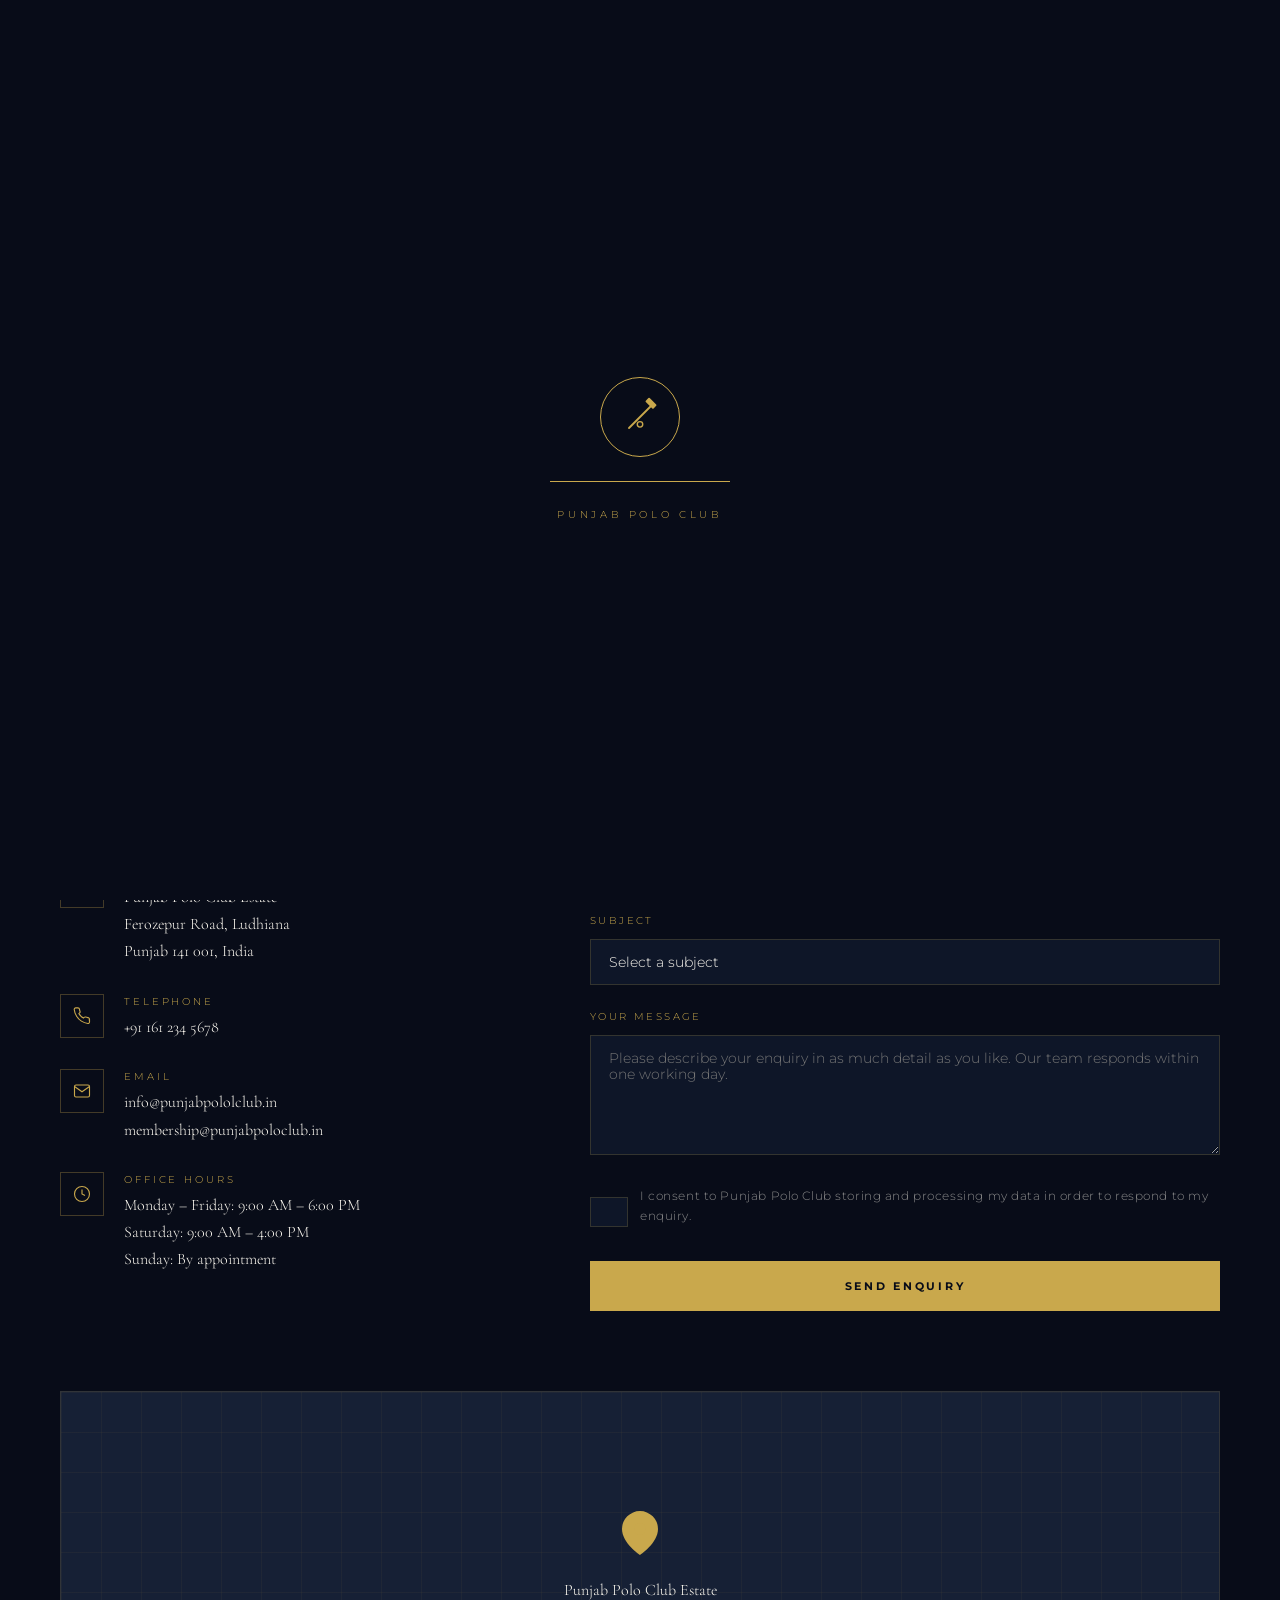
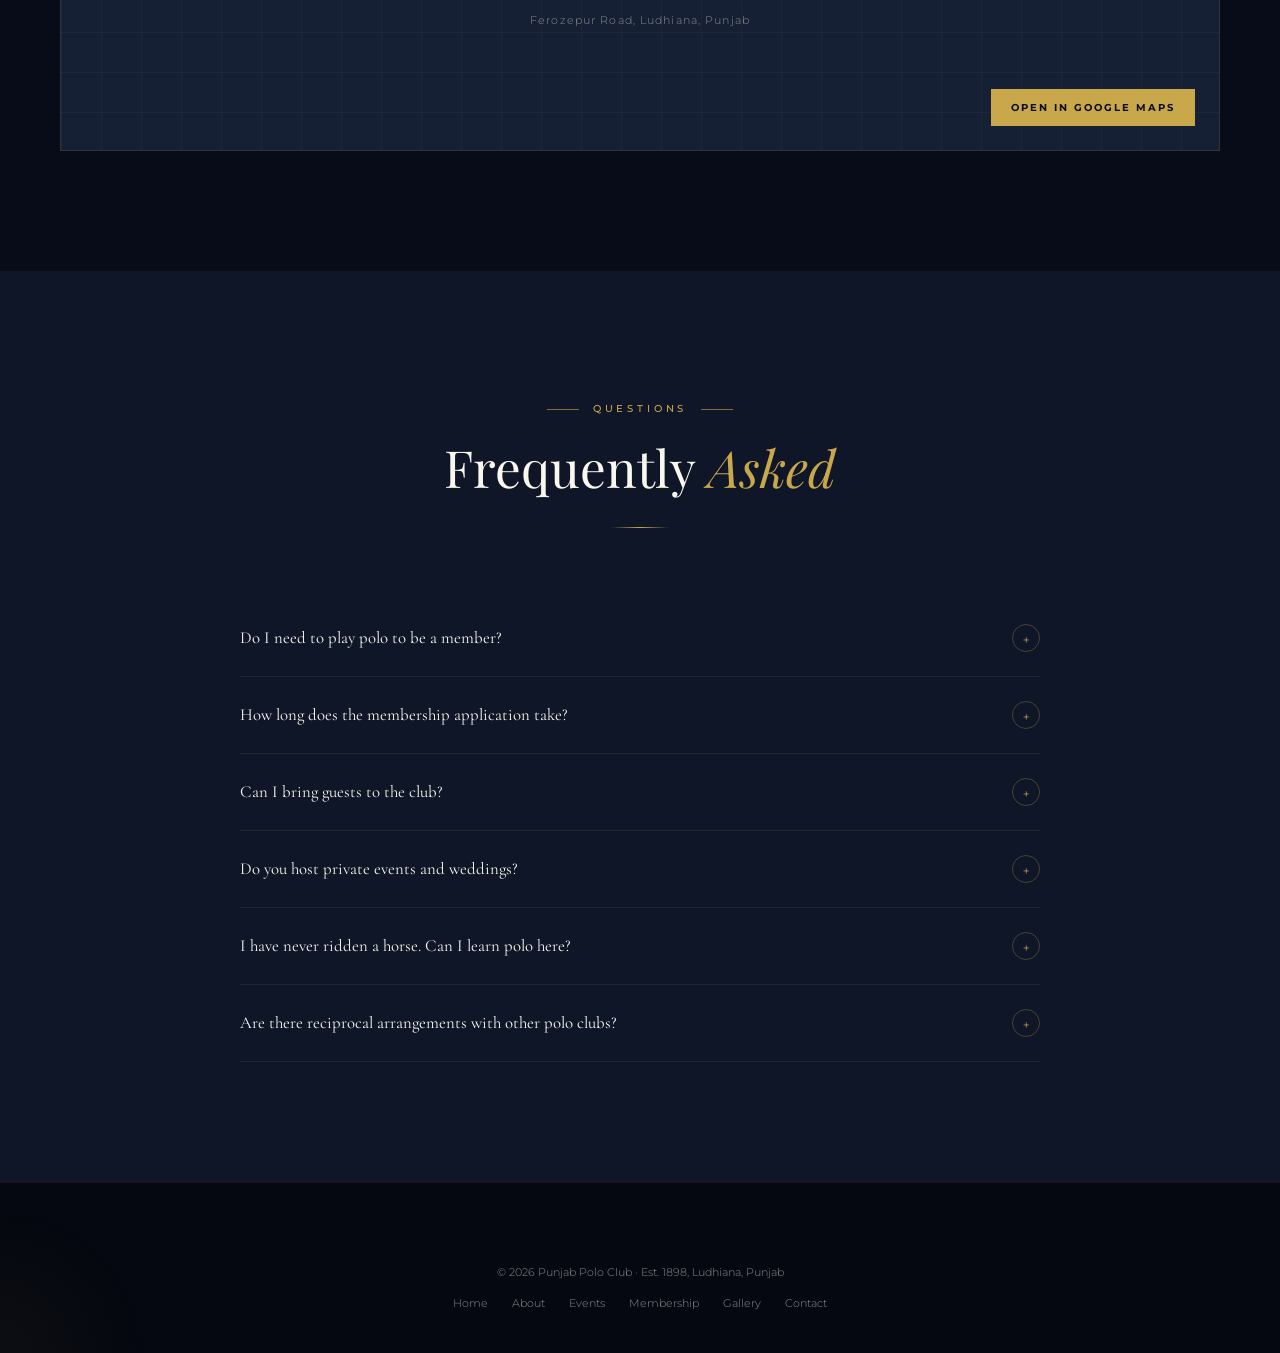
<file: contact.html>
<!DOCTYPE html>
<html lang="en">
<head>
  <meta charset="UTF-8" />
  <meta name="viewport" content="width=device-width, initial-scale=1.0" />
  <meta name="description" content="Contact Punjab Polo Club — membership enquiries, events, and general information." />
  <title>Contact — Punjab Polo Club</title>
  <link rel="stylesheet" href="css/style.css" />
  <style>
    .page-hero {
      min-height: 55vh; display: flex; align-items: flex-end; padding-bottom: 80px;
      background: linear-gradient(to bottom, var(--navy) 0%, var(--navy-mid) 100%);
      position: relative; overflow: hidden;
    }
    .page-hero-grid {
      position: absolute; inset: 0;
      background-image: linear-gradient(rgba(201,168,76,0.04) 1px, transparent 1px),
                        linear-gradient(90deg, rgba(201,168,76,0.04) 1px, transparent 1px);
      background-size: 80px 80px;
    }
    .page-hero-content { position: relative; z-index: 2; }
    .page-hero-eyebrow { font-size: 0.6rem; letter-spacing: 0.4em; text-transform: uppercase; color: var(--gold); margin-bottom: 16px; }
    .page-hero-title { font-family: var(--font-display); font-size: clamp(2.5rem, 6vw, 5rem); font-weight: 400; color: var(--cream); line-height: 1.1; margin-bottom: 20px; }
    .page-hero-title em { font-style: italic; color: var(--gold); }
    .page-hero-desc { font-family: var(--font-serif); font-size: 1.1rem; color: var(--grey-light); max-width: 560px; line-height: 1.8; }

    .map-placeholder {
      width: 100%; height: 360px;
      background: var(--navy-light);
      border: 1px solid rgba(201,168,76,0.15);
      display: flex; align-items: center; justify-content: center;
      position: relative; overflow: hidden;
      margin-top: 80px;
    }
    .map-placeholder::before {
      content: '';
      position: absolute; inset: 0;
      background-image:
        linear-gradient(rgba(201,168,76,0.05) 1px, transparent 1px),
        linear-gradient(90deg, rgba(201,168,76,0.05) 1px, transparent 1px);
      background-size: 40px 40px;
    }
    .map-marker {
      position: relative; z-index: 1;
      text-align: center;
    }
    .map-marker svg { width: 48px; height: 48px; fill: var(--gold); margin: 0 auto 12px; }
    .map-marker p { font-family: var(--font-serif); font-size: 1rem; color: var(--cream); }
    .map-marker span { font-size: 0.7rem; color: var(--grey); letter-spacing: 0.1em; }
    .map-directions {
      position: absolute; bottom: 24px; right: 24px;
      background: var(--gold); color: var(--navy);
      font-size: 0.62rem; font-weight: 700; letter-spacing: 0.2em; text-transform: uppercase;
      padding: 10px 20px; cursor: pointer;
      transition: background var(--transition);
    }
    .map-directions:hover { background: var(--gold-light); }

    .faq { padding: 120px 0; background: var(--navy-mid); }
    .faq-list { max-width: 800px; margin: 0 auto; }
    .faq-item {
      border-bottom: 1px solid rgba(201,168,76,0.1);
    }
    .faq-question {
      width: 100%; background: none; border: none;
      display: flex; justify-content: space-between; align-items: center;
      padding: 24px 0;
      font-family: var(--font-serif); font-size: 1.05rem;
      color: var(--cream); text-align: left; cursor: pointer;
      transition: color var(--transition);
    }
    .faq-question:hover { color: var(--gold); }
    .faq-icon {
      width: 28px; height: 28px; flex-shrink: 0;
      border: 1px solid rgba(201,168,76,0.3);
      border-radius: 50%;
      display: flex; align-items: center; justify-content: center;
      color: var(--gold); font-size: 1rem;
      transition: transform var(--transition), background var(--transition);
    }
    .faq-item.open .faq-icon { transform: rotate(45deg); background: var(--gold); color: var(--navy); }
    .faq-answer {
      max-height: 0; overflow: hidden;
      transition: max-height 0.4s ease;
    }
    .faq-answer p {
      font-family: var(--font-serif); font-size: 0.95rem;
      color: var(--grey-light); line-height: 1.9;
      padding-bottom: 24px;
    }
  </style>
</head>
<body>

<div id="loader">
  <div class="loader-emblem"><svg viewBox="0 0 48 48"><line x1="12" y1="36" x2="36" y2="12" stroke="#c9a84c" stroke-width="2" stroke-linecap="round"/><rect x="30" y="6" width="12" height="6" rx="1" transform="rotate(45 36 9)" fill="#c9a84c"/><circle cx="24" cy="32" r="3" fill="none" stroke="#c9a84c" stroke-width="1.5"/></svg></div>
  <div class="loader-bar"></div>
  <p class="loader-text">Punjab Polo Club</p>
</div>

<div class="mobile-menu">
  <button class="mobile-close">&#x2715;</button>
  <a href="index.html">Home</a><a href="about.html">About</a><a href="events.html">Events</a>
  <a href="membership.html">Membership</a><a href="gallery.html">Gallery</a><a href="contact.html">Contact</a>
</div>

<nav>
  <a href="index.html" class="nav-logo">
    <div class="logo-icon"><svg viewBox="0 0 32 32"><line x1="6" y1="26" x2="24" y2="8" stroke="#c9a84c" stroke-width="1.5" stroke-linecap="round"/><rect x="20" y="4" width="9" height="5" rx="0.5" transform="rotate(45 24.5 6.5)" fill="#c9a84c"/><circle cx="10" cy="22" r="2.5" fill="none" stroke="#c9a84c" stroke-width="1.2"/></svg></div>
    <div class="nav-logo-text"><span class="club">Punjab Polo Club</span><span class="est">Established 1898</span></div>
  </a>
  <ul class="nav-links">
    <li><a href="index.html">Home</a></li><li><a href="about.html">About</a></li>
    <li><a href="events.html">Events</a></li><li><a href="membership.html">Membership</a></li>
    <li><a href="gallery.html">Gallery</a></li><li><a href="contact.html" class="active">Contact</a></li>
    <li><a href="contact.html" class="nav-cta">Join the Club</a></li>
  </ul>
  <div class="nav-hamburger"><span></span><span></span><span></span></div>
</nav>

<section class="page-hero">
  <div class="page-hero-grid"></div>
  <div class="container page-hero-content">
    <div class="page-hero-eyebrow">Get In Touch</div>
    <h1 class="page-hero-title">We'd Love to<br><em>Hear From You</em></h1>
    <p class="page-hero-desc">Whether you are enquiring about membership, a private event, or simply wish to visit — our team is at your service.</p>
  </div>
</section>

<!-- CONTACT SECTION -->
<section class="contact">
  <div class="container">
    <div class="contact-grid">
      <div class="contact-info">
        <div class="section-eyebrow reveal"><div class="eyebrow-line"></div><span>Find Us</span></div>
        <h2 class="section-title reveal" style="font-size:2rem">Visit the <em>Club</em></h2>
        <p class="reveal">Our estate is located 12 km south of Ludhiana city centre, via Ferozepur Road. Chauffeur transfer from the city can be arranged through our concierge.</p>
        <div class="contact-details reveal">
          <div class="contact-detail">
            <div class="detail-icon">
              <svg viewBox="0 0 24 24"><path d="M21 10c0 7-9 13-9 13s-9-6-9-13a9 9 0 0 1 18 0z"/><circle cx="12" cy="10" r="3"/></svg>
            </div>
            <div>
              <div class="detail-label">Address</div>
              <div class="detail-value">Punjab Polo Club Estate<br>Ferozepur Road, Ludhiana<br>Punjab 141 001, India</div>
            </div>
          </div>
          <div class="contact-detail">
            <div class="detail-icon">
              <svg viewBox="0 0 24 24"><path d="M22 16.92v3a2 2 0 0 1-2.18 2 19.79 19.79 0 0 1-8.63-3.07A19.5 19.5 0 0 1 4.69 12 19.79 19.79 0 0 1 1.64 3.4 2 2 0 0 1 3.61 1.21h3a2 2 0 0 1 2 1.72c.127.96.361 1.903.7 2.81a2 2 0 0 1-.45 2.11L7.91 8.81a16 16 0 0 0 6 6l.91-.91a2 2 0 0 1 2.11-.45c.907.339 1.85.573 2.81.7A2 2 0 0 1 21.73 16.92z"/></svg>
            </div>
            <div>
              <div class="detail-label">Telephone</div>
              <div class="detail-value">+91 161 234 5678</div>
            </div>
          </div>
          <div class="contact-detail">
            <div class="detail-icon">
              <svg viewBox="0 0 24 24"><path d="M4 4h16c1.1 0 2 .9 2 2v12c0 1.1-.9 2-2 2H4c-1.1 0-2-.9-2-2V6c0-1.1.9-2 2-2z"/><polyline points="22,6 12,13 2,6"/></svg>
            </div>
            <div>
              <div class="detail-label">Email</div>
              <div class="detail-value">info@punjabpololclub.in<br>membership@punjabpoloclub.in</div>
            </div>
          </div>
          <div class="contact-detail">
            <div class="detail-icon">
              <svg viewBox="0 0 24 24"><circle cx="12" cy="12" r="10"/><polyline points="12,6 12,12 16,14"/></svg>
            </div>
            <div>
              <div class="detail-label">Office Hours</div>
              <div class="detail-value">Monday – Friday: 9:00 AM – 6:00 PM<br>Saturday: 9:00 AM – 4:00 PM<br>Sunday: By appointment</div>
            </div>
          </div>
        </div>
      </div>

      <div class="contact-form">
        <div class="section-eyebrow reveal"><div class="eyebrow-line"></div><span>Send an Enquiry</span></div>
        <h2 class="section-title reveal" style="font-size:2rem">Write to <em>Us</em></h2>
        <form id="contactForm" class="reveal">
          <div class="form-row">
            <div class="form-group">
              <label for="fname">First Name</label>
              <input type="text" id="fname" name="fname" placeholder="Your first name" required />
            </div>
            <div class="form-group">
              <label for="lname">Last Name</label>
              <input type="text" id="lname" name="lname" placeholder="Your last name" required />
            </div>
          </div>
          <div class="form-row">
            <div class="form-group">
              <label for="email">Email Address</label>
              <input type="email" id="email" name="email" placeholder="your@email.com" required />
            </div>
            <div class="form-group">
              <label for="phone">Phone Number</label>
              <input type="tel" id="phone" name="phone" placeholder="+91 98765 43210" />
            </div>
          </div>
          <div class="form-group">
            <label for="subject">Subject</label>
            <select id="subject" name="subject">
              <option value="">Select a subject</option>
              <option value="membership">Membership Enquiry</option>
              <option value="events">Events & Tickets</option>
              <option value="corporate">Corporate Hospitality</option>
              <option value="weddings">Weddings & Private Events</option>
              <option value="coaching">Coaching & Academy</option>
              <option value="general">General Enquiry</option>
            </select>
          </div>
          <div class="form-group">
            <label for="message">Your Message</label>
            <textarea id="message" name="message" placeholder="Please describe your enquiry in as much detail as you like. Our team responds within one working day." required></textarea>
          </div>
          <div class="form-group" style="display:flex;align-items:center;gap:12px">
            <input type="checkbox" id="consent" name="consent" style="width:auto;flex-shrink:0" required />
            <label for="consent" style="font-size:0.72rem;color:var(--grey);letter-spacing:0.05em;text-transform:none">I consent to Punjab Polo Club storing and processing my data in order to respond to my enquiry.</label>
          </div>
          <button type="submit" class="form-submit">Send Enquiry</button>
        </form>
      </div>
    </div>

    <!-- Map placeholder -->
    <div class="map-placeholder reveal">
      <div class="map-marker">
        <svg viewBox="0 0 24 24"><path d="M21 10c0 7-9 13-9 13s-9-6-9-13a9 9 0 0 1 18 0z"/><circle cx="12" cy="10" r="3"/></svg>
        <p>Punjab Polo Club Estate</p>
        <span>Ferozepur Road, Ludhiana, Punjab</span>
      </div>
      <a href="https://maps.google.com/?q=Ludhiana+Punjab" target="_blank" rel="noopener" class="map-directions">Open in Google Maps</a>
    </div>
  </div>
</section>

<!-- FAQ -->
<section class="faq" id="faq">
  <div class="container">
    <div class="section-header">
      <div class="section-eyebrow reveal"><div class="eyebrow-line"></div><span>Questions</span><div class="eyebrow-line"></div></div>
      <h2 class="section-title reveal">Frequently <em>Asked</em></h2>
      <div class="divider"></div>
    </div>
    <div class="faq-list reveal">
      <div class="faq-item">
        <button class="faq-question">
          Do I need to play polo to be a member?
          <span class="faq-icon">+</span>
        </button>
        <div class="faq-answer">
          <p>Not at all. Our Social Membership is designed for those who enjoy the clubhouse, dining, social events, and watching polo — without ever mounting a horse. Many of our most valued members are purely social members who attend every match and gala on the calendar.</p>
        </div>
      </div>
      <div class="faq-item">
        <button class="faq-question">
          How long does the membership application take?
          <span class="faq-icon">+</span>
        </button>
        <div class="faq-answer">
          <p>The committee meets quarterly (January, April, July, October) to review applications. From the time you submit a complete application — with proposer, seconder, and references — the process typically takes 8–12 weeks. We encourage you to begin your application at least four months before your intended start date.</p>
        </div>
      </div>
      <div class="faq-item">
        <button class="faq-question">
          Can I bring guests to the club?
          <span class="faq-icon">+</span>
        </button>
        <div class="faq-answer">
          <p>Yes. Social members may bring up to 4 guests per month; Playing members up to 8; Patron Royale members enjoy unlimited guest privileges. Guests must be signed in at the front desk and are the responsibility of the inviting member at all times.</p>
        </div>
      </div>
      <div class="faq-item">
        <button class="faq-question">
          Do you host private events and weddings?
          <span class="faq-icon">+</span>
        </button>
        <div class="faq-answer">
          <p>The Grand Pavilion is available for private events — weddings, anniversaries, corporate gala dinners, and product launches — for both members and non-members. Capacity ranges from 80 (seated, intimate) to 600 (standing cocktail). All event catering is handled exclusively by our in-house kitchen. We are typically booked 10–14 months in advance for premium dates.</p>
        </div>
      </div>
      <div class="faq-item">
        <button class="faq-question">
          I have never ridden a horse. Can I learn polo here?
          <span class="faq-icon">+</span>
        </button>
        <div class="faq-answer">
          <p>Absolutely. Our beginner coaching programme — open to Playing and Patron Royale members — starts with horsemanship fundamentals before introducing mallet and ball. Our coaches have taught complete beginners who have gone on to earn international handicaps. Weekend intensive clinics are available for prospective members who wish to try before applying.</p>
        </div>
      </div>
      <div class="faq-item">
        <button class="faq-question">
          Are there reciprocal arrangements with other polo clubs?
          <span class="faq-icon">+</span>
        </button>
        <div class="faq-answer">
          <p>Patron Royale members enjoy reciprocal playing and social privileges at 12 partner clubs worldwide, including the Hurlingham Club (London), Palermo Polo Club (Buenos Aires), and the Dubai Polo & Equestrian Club. A full list of reciprocal clubs is available from the Membership Office.</p>
        </div>
      </div>
    </div>
  </div>
</section>

<footer>
  <div class="container">
    <div class="footer-bottom" style="border-top:none;padding-top:0;justify-content:center;flex-direction:column;gap:12px;text-align:center">
      <div class="footer-copy">© 2026 Punjab Polo Club · Est. 1898, Ludhiana, Punjab</div>
      <div class="footer-legal">
        <a href="index.html">Home</a><a href="about.html">About</a><a href="events.html">Events</a>
        <a href="membership.html">Membership</a><a href="gallery.html">Gallery</a><a href="contact.html">Contact</a>
      </div>
    </div>
  </div>
</footer>

<script src="js/main.js"></script>
<script>
  // FAQ accordion
  document.querySelectorAll('.faq-question').forEach(btn => {
    btn.addEventListener('click', () => {
      const item = btn.closest('.faq-item');
      const answer = item.querySelector('.faq-answer');
      const isOpen = item.classList.contains('open');

      document.querySelectorAll('.faq-item').forEach(i => {
        i.classList.remove('open');
        i.querySelector('.faq-answer').style.maxHeight = '0';
      });

      if (!isOpen) {
        item.classList.add('open');
        answer.style.maxHeight = answer.scrollHeight + 'px';
      }
    });
  });
</script>
</body>
</html>
</file>
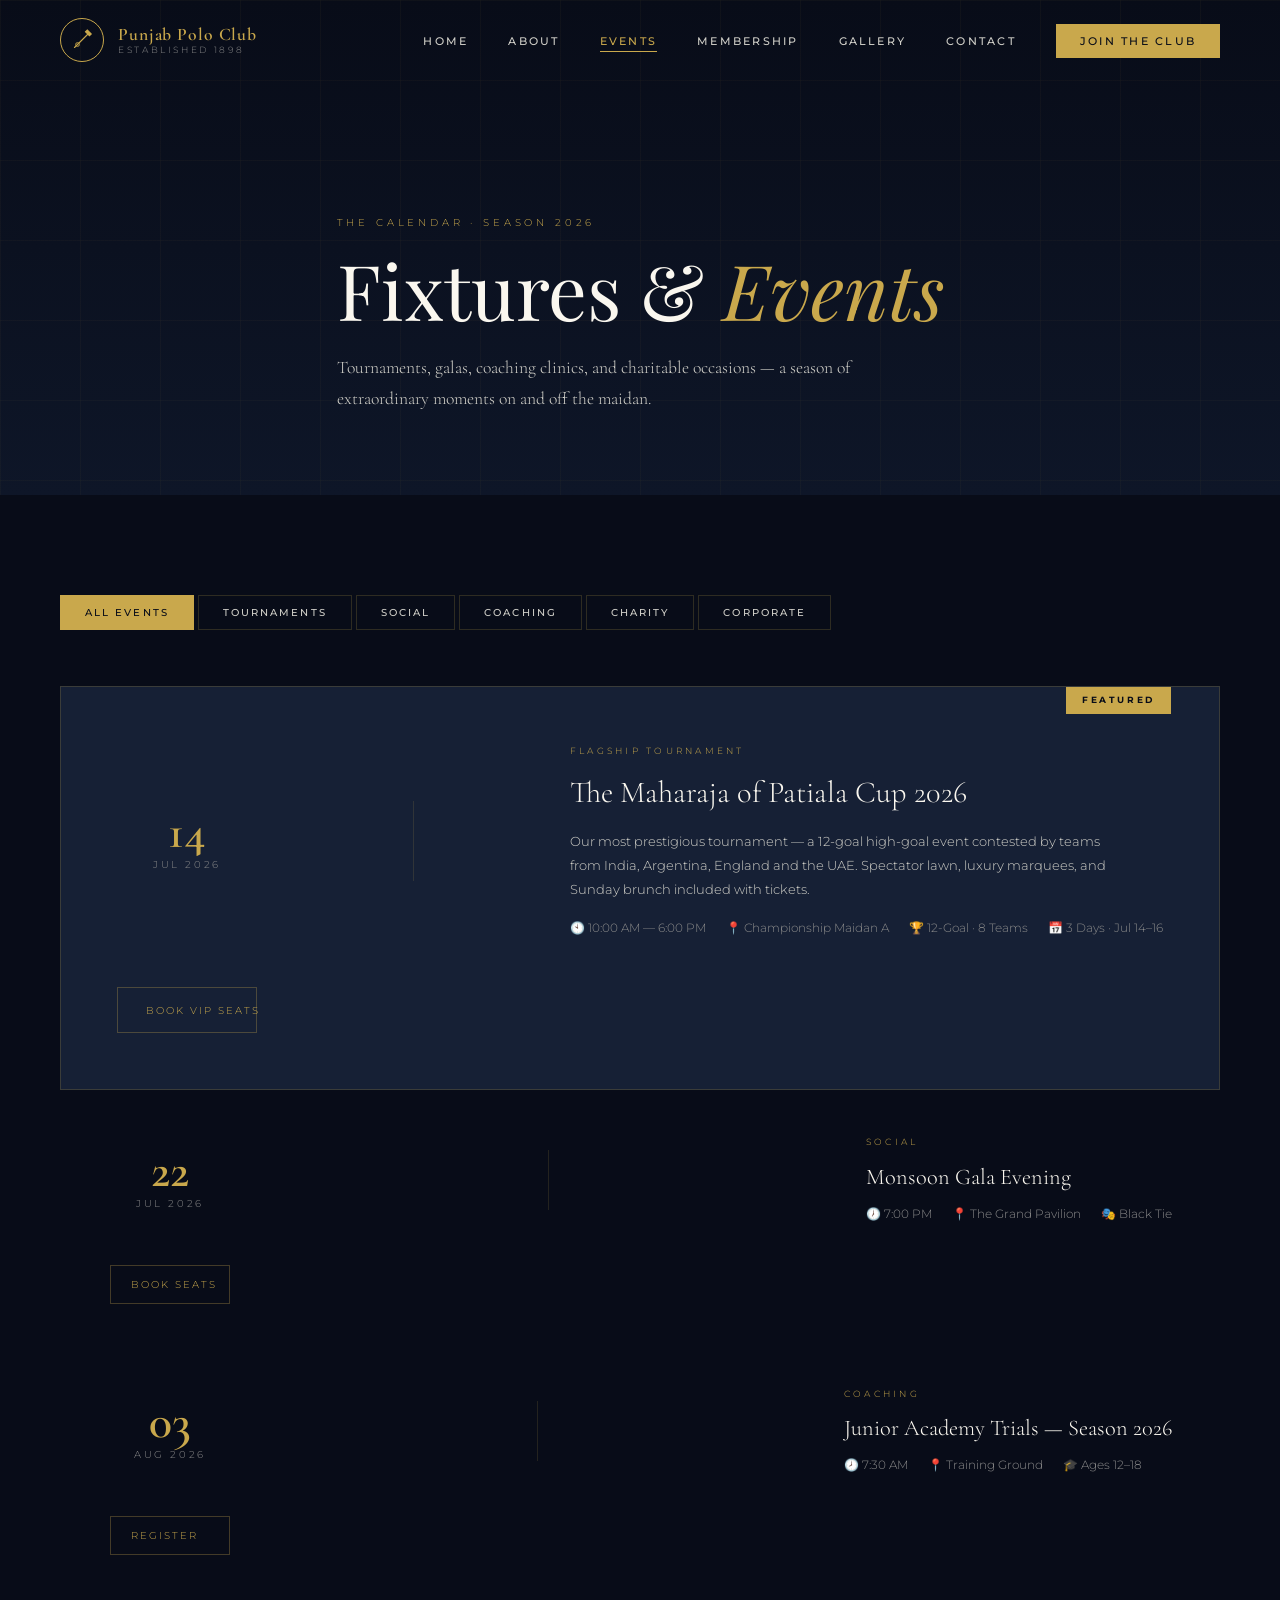
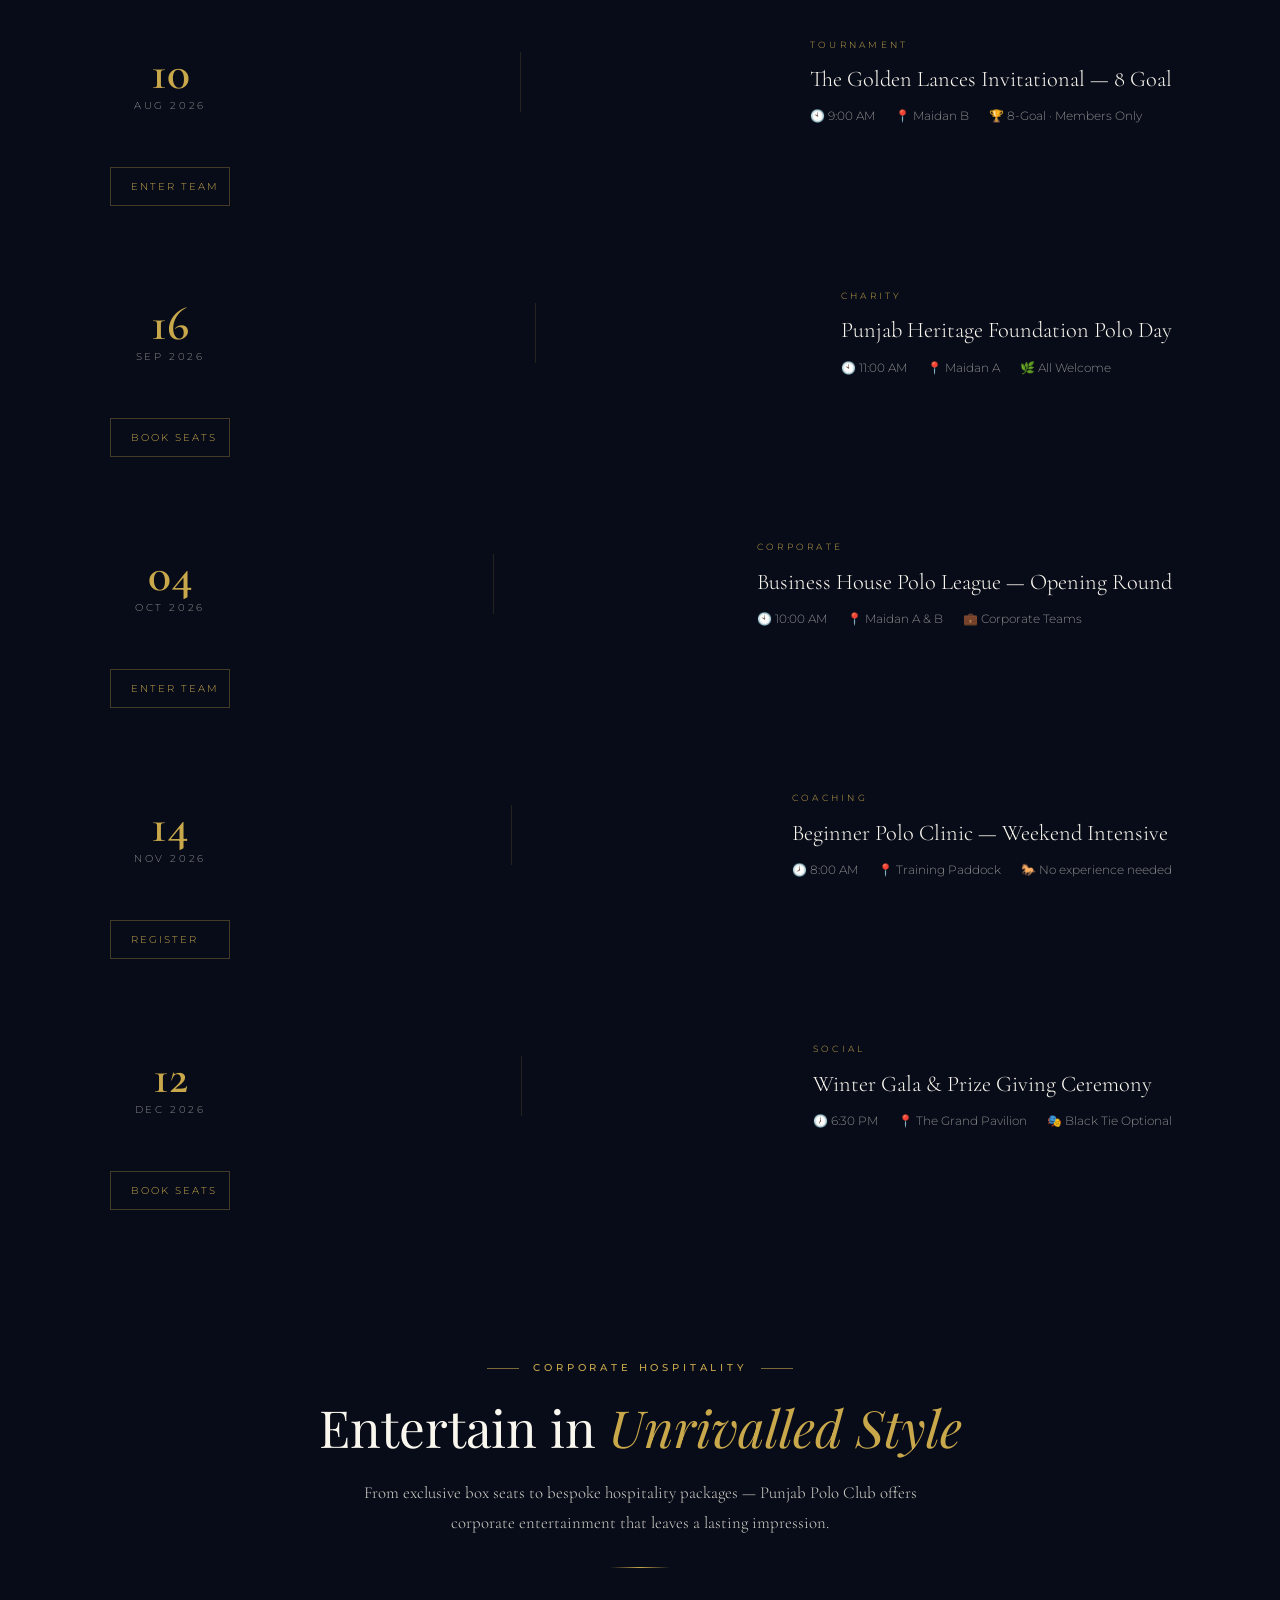
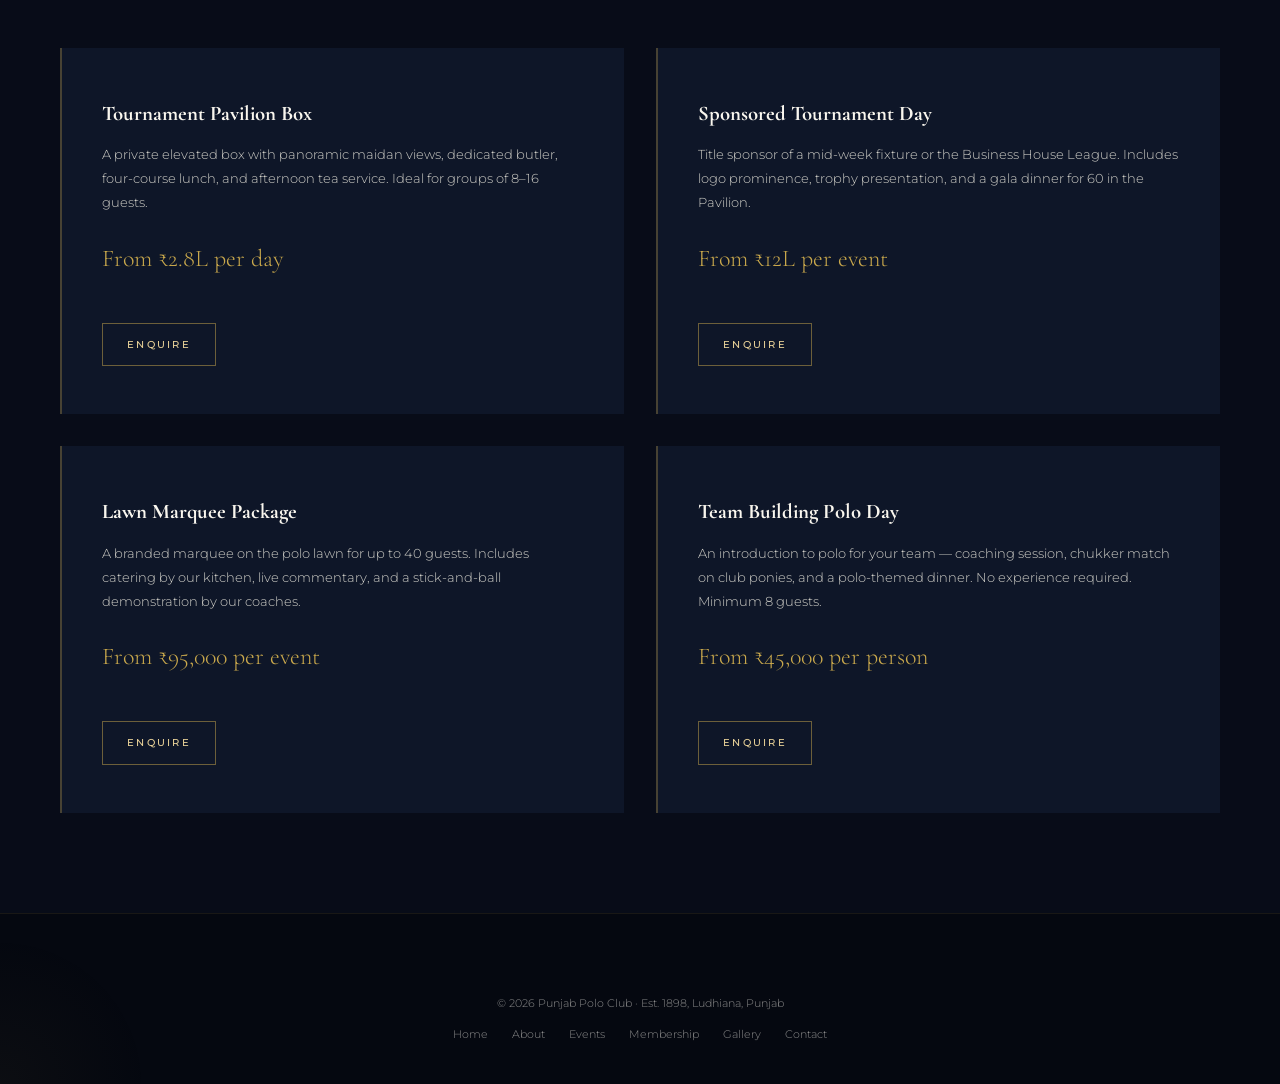
<file: events.html>
<!DOCTYPE html>
<html lang="en">
<head>
  <meta charset="UTF-8" />
  <meta name="viewport" content="width=device-width, initial-scale=1.0" />
  <meta name="description" content="Punjab Polo Club — Fixtures, tournaments, galas and events calendar 2026." />
  <title>Events — Punjab Polo Club</title>
  <link rel="stylesheet" href="css/style.css" />
  <style>
    .page-hero {
      min-height: 55vh; display: flex; align-items: flex-end; padding-bottom: 80px;
      background: linear-gradient(to bottom, var(--navy) 0%, var(--navy-mid) 100%);
      position: relative; overflow: hidden;
    }
    .page-hero-grid {
      position: absolute; inset: 0;
      background-image: linear-gradient(rgba(201,168,76,0.04) 1px, transparent 1px),
                        linear-gradient(90deg, rgba(201,168,76,0.04) 1px, transparent 1px);
      background-size: 80px 80px;
    }
    .page-hero-content { position: relative; z-index: 2; }
    .page-hero-eyebrow { font-size: 0.6rem; letter-spacing: 0.4em; text-transform: uppercase; color: var(--gold); margin-bottom: 16px; }
    .page-hero-title { font-family: var(--font-display); font-size: clamp(2.5rem, 6vw, 5rem); font-weight: 400; color: var(--cream); line-height: 1.1; margin-bottom: 20px; }
    .page-hero-title em { font-style: italic; color: var(--gold); }
    .page-hero-desc { font-family: var(--font-serif); font-size: 1.1rem; color: var(--grey-light); max-width: 560px; line-height: 1.8; }

    /* Filter tabs */
    .filter-tabs { display: flex; gap: 4px; margin-bottom: 56px; flex-wrap: wrap; }
    .filter-tab {
      padding: 10px 24px;
      background: transparent;
      border: 1px solid rgba(201,168,76,0.2);
      color: var(--grey-light);
      font-family: var(--font-sans);
      font-size: 0.65rem; font-weight: 500;
      letter-spacing: 0.2em; text-transform: uppercase;
      cursor: pointer; transition: all var(--transition);
    }
    .filter-tab:hover, .filter-tab.active {
      background: var(--gold); border-color: var(--gold); color: var(--navy);
    }

    /* Featured event */
    .event-featured {
      background: var(--navy-light);
      border: 1px solid rgba(201,168,76,0.2);
      padding: 56px 56px;
      margin-bottom: 4px;
      display: grid; grid-template-columns: 140px 1fr auto;
      gap: 48px; align-items: center;
      position: relative;
    }
    .event-featured::before {
      content: 'FEATURED';
      position: absolute; top: 0; right: 48px;
      background: var(--gold); color: var(--navy);
      font-size: 0.55rem; font-weight: 700;
      letter-spacing: 0.3em; padding: 6px 16px;
    }
    .corporate-grid { display: grid; grid-template-columns: 1fr 1fr; gap: 32px; margin-top: 80px; }
    .corporate-card {
      padding: 48px 40px;
      background: var(--navy-mid);
      border-left: 2px solid rgba(201,168,76,0.3);
      transition: border-color var(--transition);
    }
    .corporate-card:hover { border-left-color: var(--gold); }
    .corporate-card h3 { font-family: var(--font-serif); font-size: 1.3rem; color: var(--cream); margin-bottom: 12px; }
    .corporate-card p { font-size: 0.83rem; color: var(--grey-light); line-height: 1.8; margin-bottom: 24px; }
    .corporate-price { font-family: var(--font-serif); font-size: 1.5rem; color: var(--gold); }

    @media(max-width:900px) {
      .event-featured { grid-template-columns: 80px 1fr; gap: 24px; }
      .event-featured > :last-child { grid-column: span 2; }
      .corporate-grid { grid-template-columns: 1fr; }
    }
  </style>
</head>
<body>

<div id="loader">
  <div class="loader-emblem"><svg viewBox="0 0 48 48"><line x1="12" y1="36" x2="36" y2="12" stroke="#c9a84c" stroke-width="2" stroke-linecap="round"/><rect x="30" y="6" width="12" height="6" rx="1" transform="rotate(45 36 9)" fill="#c9a84c"/><circle cx="24" cy="32" r="3" fill="none" stroke="#c9a84c" stroke-width="1.5"/></svg></div>
  <div class="loader-bar"></div>
  <p class="loader-text">Punjab Polo Club</p>
</div>

<div class="mobile-menu">
  <button class="mobile-close">&#x2715;</button>
  <a href="index.html">Home</a><a href="about.html">About</a><a href="events.html">Events</a>
  <a href="membership.html">Membership</a><a href="gallery.html">Gallery</a><a href="contact.html">Contact</a>
</div>

<nav>
  <a href="index.html" class="nav-logo">
    <div class="logo-icon"><svg viewBox="0 0 32 32"><line x1="6" y1="26" x2="24" y2="8" stroke="#c9a84c" stroke-width="1.5" stroke-linecap="round"/><rect x="20" y="4" width="9" height="5" rx="0.5" transform="rotate(45 24.5 6.5)" fill="#c9a84c"/><circle cx="10" cy="22" r="2.5" fill="none" stroke="#c9a84c" stroke-width="1.2"/></svg></div>
    <div class="nav-logo-text"><span class="club">Punjab Polo Club</span><span class="est">Established 1898</span></div>
  </a>
  <ul class="nav-links">
    <li><a href="index.html">Home</a></li><li><a href="about.html">About</a></li>
    <li><a href="events.html" class="active">Events</a></li><li><a href="membership.html">Membership</a></li>
    <li><a href="gallery.html">Gallery</a></li><li><a href="contact.html">Contact</a></li>
    <li><a href="contact.html" class="nav-cta">Join the Club</a></li>
  </ul>
  <div class="nav-hamburger"><span></span><span></span><span></span></div>
</nav>

<section class="page-hero">
  <div class="page-hero-grid"></div>
  <div class="container page-hero-content">
    <div class="page-hero-eyebrow">The Calendar · Season 2026</div>
    <h1 class="page-hero-title">Fixtures & <em>Events</em></h1>
    <p class="page-hero-desc">Tournaments, galas, coaching clinics, and charitable occasions — a season of extraordinary moments on and off the maidan.</p>
  </div>
</section>

<section style="padding:100px 0;background:var(--navy)">
  <div class="container">

    <div class="filter-tabs reveal">
      <button class="filter-tab active">All Events</button>
      <button class="filter-tab">Tournaments</button>
      <button class="filter-tab">Social</button>
      <button class="filter-tab">Coaching</button>
      <button class="filter-tab">Charity</button>
      <button class="filter-tab">Corporate</button>
    </div>

    <!-- Featured event -->
    <div class="event-featured reveal">
      <div class="event-date">
        <div class="event-day" style="font-family:var(--font-serif);font-size:3rem;color:var(--gold);line-height:1">14</div>
        <div class="event-month" style="font-size:0.65rem;letter-spacing:.25em;text-transform:uppercase;color:var(--grey)">Jul 2026</div>
      </div>
      <div class="event-sep" style="width:1px;height:80px;background:rgba(201,168,76,0.15)"></div>
      <div>
        <div class="event-category" style="font-size:0.58rem;letter-spacing:.35em;text-transform:uppercase;color:var(--gold);margin-bottom:8px">Flagship Tournament</div>
        <div style="font-family:var(--font-serif);font-size:1.9rem;color:var(--cream);margin-bottom:12px">The Maharaja of Patiala Cup 2026</div>
        <p style="font-size:0.83rem;color:var(--grey-light);line-height:1.8;max-width:560px;margin-bottom:16px">Our most prestigious tournament — a 12-goal high-goal event contested by teams from India, Argentina, England and the UAE. Spectator lawn, luxury marquees, and Sunday brunch included with tickets.</p>
        <div class="event-meta" style="display:flex;gap:20px;font-size:0.75rem;color:var(--grey);flex-wrap:wrap">
          <span>🕙 10:00 AM — 6:00 PM</span>
          <span>📍 Championship Maidan A</span>
          <span>🏆 12-Goal · 8 Teams</span>
          <span>📅 3 Days · Jul 14–16</span>
        </div>
      </div>
      <a href="contact.html" class="event-action" style="font-size:0.62rem;letter-spacing:.2em;text-transform:uppercase;color:var(--gold);border:1px solid rgba(201,168,76,.3);padding:14px 28px;white-space:nowrap">Book VIP Seats</a>
    </div>

    <!-- Regular events -->
    <div class="events-list reveal">
      <div class="event-item">
        <div class="event-date"><div class="event-day">22</div><div class="event-month">Jul 2026</div></div>
        <div class="event-sep"></div>
        <div class="event-info">
          <div class="event-category">Social</div>
          <div class="event-title">Monsoon Gala Evening</div>
          <div class="event-meta"><span>🕖 7:00 PM</span><span>📍 The Grand Pavilion</span><span>🎭 Black Tie</span></div>
        </div>
        <a href="contact.html" class="event-action">Book Seats</a>
      </div>
      <div class="event-item">
        <div class="event-date"><div class="event-day">03</div><div class="event-month">Aug 2026</div></div>
        <div class="event-sep"></div>
        <div class="event-info">
          <div class="event-category">Coaching</div>
          <div class="event-title">Junior Academy Trials — Season 2026</div>
          <div class="event-meta"><span>🕗 7:30 AM</span><span>📍 Training Ground</span><span>🎓 Ages 12–18</span></div>
        </div>
        <a href="contact.html" class="event-action">Register</a>
      </div>
      <div class="event-item">
        <div class="event-date"><div class="event-day">10</div><div class="event-month">Aug 2026</div></div>
        <div class="event-sep"></div>
        <div class="event-info">
          <div class="event-category">Tournament</div>
          <div class="event-title">The Golden Lances Invitational — 8 Goal</div>
          <div class="event-meta"><span>🕙 9:00 AM</span><span>📍 Maidan B</span><span>🏆 8-Goal · Members Only</span></div>
        </div>
        <a href="contact.html" class="event-action">Enter Team</a>
      </div>
      <div class="event-item">
        <div class="event-date"><div class="event-day">16</div><div class="event-month">Sep 2026</div></div>
        <div class="event-sep"></div>
        <div class="event-info">
          <div class="event-category">Charity</div>
          <div class="event-title">Punjab Heritage Foundation Polo Day</div>
          <div class="event-meta"><span>🕙 11:00 AM</span><span>📍 Maidan A</span><span>🌿 All Welcome</span></div>
        </div>
        <a href="contact.html" class="event-action">Book Seats</a>
      </div>
      <div class="event-item">
        <div class="event-date"><div class="event-day">04</div><div class="event-month">Oct 2026</div></div>
        <div class="event-sep"></div>
        <div class="event-info">
          <div class="event-category">Corporate</div>
          <div class="event-title">Business House Polo League — Opening Round</div>
          <div class="event-meta"><span>🕙 10:00 AM</span><span>📍 Maidan A & B</span><span>💼 Corporate Teams</span></div>
        </div>
        <a href="contact.html" class="event-action">Enter Team</a>
      </div>
      <div class="event-item">
        <div class="event-date"><div class="event-day">14</div><div class="event-month">Nov 2026</div></div>
        <div class="event-sep"></div>
        <div class="event-info">
          <div class="event-category">Coaching</div>
          <div class="event-title">Beginner Polo Clinic — Weekend Intensive</div>
          <div class="event-meta"><span>🕗 8:00 AM</span><span>📍 Training Paddock</span><span>🐎 No experience needed</span></div>
        </div>
        <a href="contact.html" class="event-action">Register</a>
      </div>
      <div class="event-item">
        <div class="event-date"><div class="event-day">12</div><div class="event-month">Dec 2026</div></div>
        <div class="event-sep"></div>
        <div class="event-info">
          <div class="event-category">Social</div>
          <div class="event-title">Winter Gala & Prize Giving Ceremony</div>
          <div class="event-meta"><span>🕖 6:30 PM</span><span>📍 The Grand Pavilion</span><span>🎭 Black Tie Optional</span></div>
        </div>
        <a href="contact.html" class="event-action">Book Seats</a>
      </div>
    </div>

    <!-- Corporate section -->
    <div id="corporate" style="margin-top:100px">
      <div class="section-header">
        <div class="section-eyebrow reveal"><div class="eyebrow-line"></div><span>Corporate Hospitality</span><div class="eyebrow-line"></div></div>
        <h2 class="section-title reveal">Entertain in <em>Unrivalled Style</em></h2>
        <p class="section-desc reveal">From exclusive box seats to bespoke hospitality packages — Punjab Polo Club offers corporate entertainment that leaves a lasting impression.</p>
        <div class="divider"></div>
      </div>
      <div class="corporate-grid">
        <div class="corporate-card reveal">
          <h3>Tournament Pavilion Box</h3>
          <p>A private elevated box with panoramic maidan views, dedicated butler, four-course lunch, and afternoon tea service. Ideal for groups of 8–16 guests.</p>
          <div class="corporate-price">From ₹2.8L per day</div>
          <br><a href="contact.html" class="btn-outline" style="margin-top:16px;font-size:0.65rem;padding:12px 24px;display:inline-flex">Enquire</a>
        </div>
        <div class="corporate-card reveal">
          <h3>Sponsored Tournament Day</h3>
          <p>Title sponsor of a mid-week fixture or the Business House League. Includes logo prominence, trophy presentation, and a gala dinner for 60 in the Pavilion.</p>
          <div class="corporate-price">From ₹12L per event</div>
          <br><a href="contact.html" class="btn-outline" style="margin-top:16px;font-size:0.65rem;padding:12px 24px;display:inline-flex">Enquire</a>
        </div>
        <div class="corporate-card reveal">
          <h3>Lawn Marquee Package</h3>
          <p>A branded marquee on the polo lawn for up to 40 guests. Includes catering by our kitchen, live commentary, and a stick-and-ball demonstration by our coaches.</p>
          <div class="corporate-price">From ₹95,000 per event</div>
          <br><a href="contact.html" class="btn-outline" style="margin-top:16px;font-size:0.65rem;padding:12px 24px;display:inline-flex">Enquire</a>
        </div>
        <div class="corporate-card reveal">
          <h3>Team Building Polo Day</h3>
          <p>An introduction to polo for your team — coaching session, chukker match on club ponies, and a polo-themed dinner. No experience required. Minimum 8 guests.</p>
          <div class="corporate-price">From ₹45,000 per person</div>
          <br><a href="contact.html" class="btn-outline" style="margin-top:16px;font-size:0.65rem;padding:12px 24px;display:inline-flex">Enquire</a>
        </div>
      </div>
    </div>

  </div>
</section>

<footer>
  <div class="container">
    <div class="footer-bottom" style="border-top:none;padding-top:0;justify-content:center;flex-direction:column;gap:12px;text-align:center">
      <div class="footer-copy">© 2026 Punjab Polo Club · Est. 1898, Ludhiana, Punjab</div>
      <div class="footer-legal">
        <a href="index.html">Home</a><a href="about.html">About</a><a href="events.html">Events</a>
        <a href="membership.html">Membership</a><a href="gallery.html">Gallery</a><a href="contact.html">Contact</a>
      </div>
    </div>
  </div>
</footer>

<script src="js/main.js"></script>
<script>
  // Filter tabs
  document.querySelectorAll('.filter-tab').forEach(tab => {
    tab.addEventListener('click', () => {
      document.querySelectorAll('.filter-tab').forEach(t => t.classList.remove('active'));
      tab.classList.add('active');
    });
  });
</script>
</body>
</html>
</file>
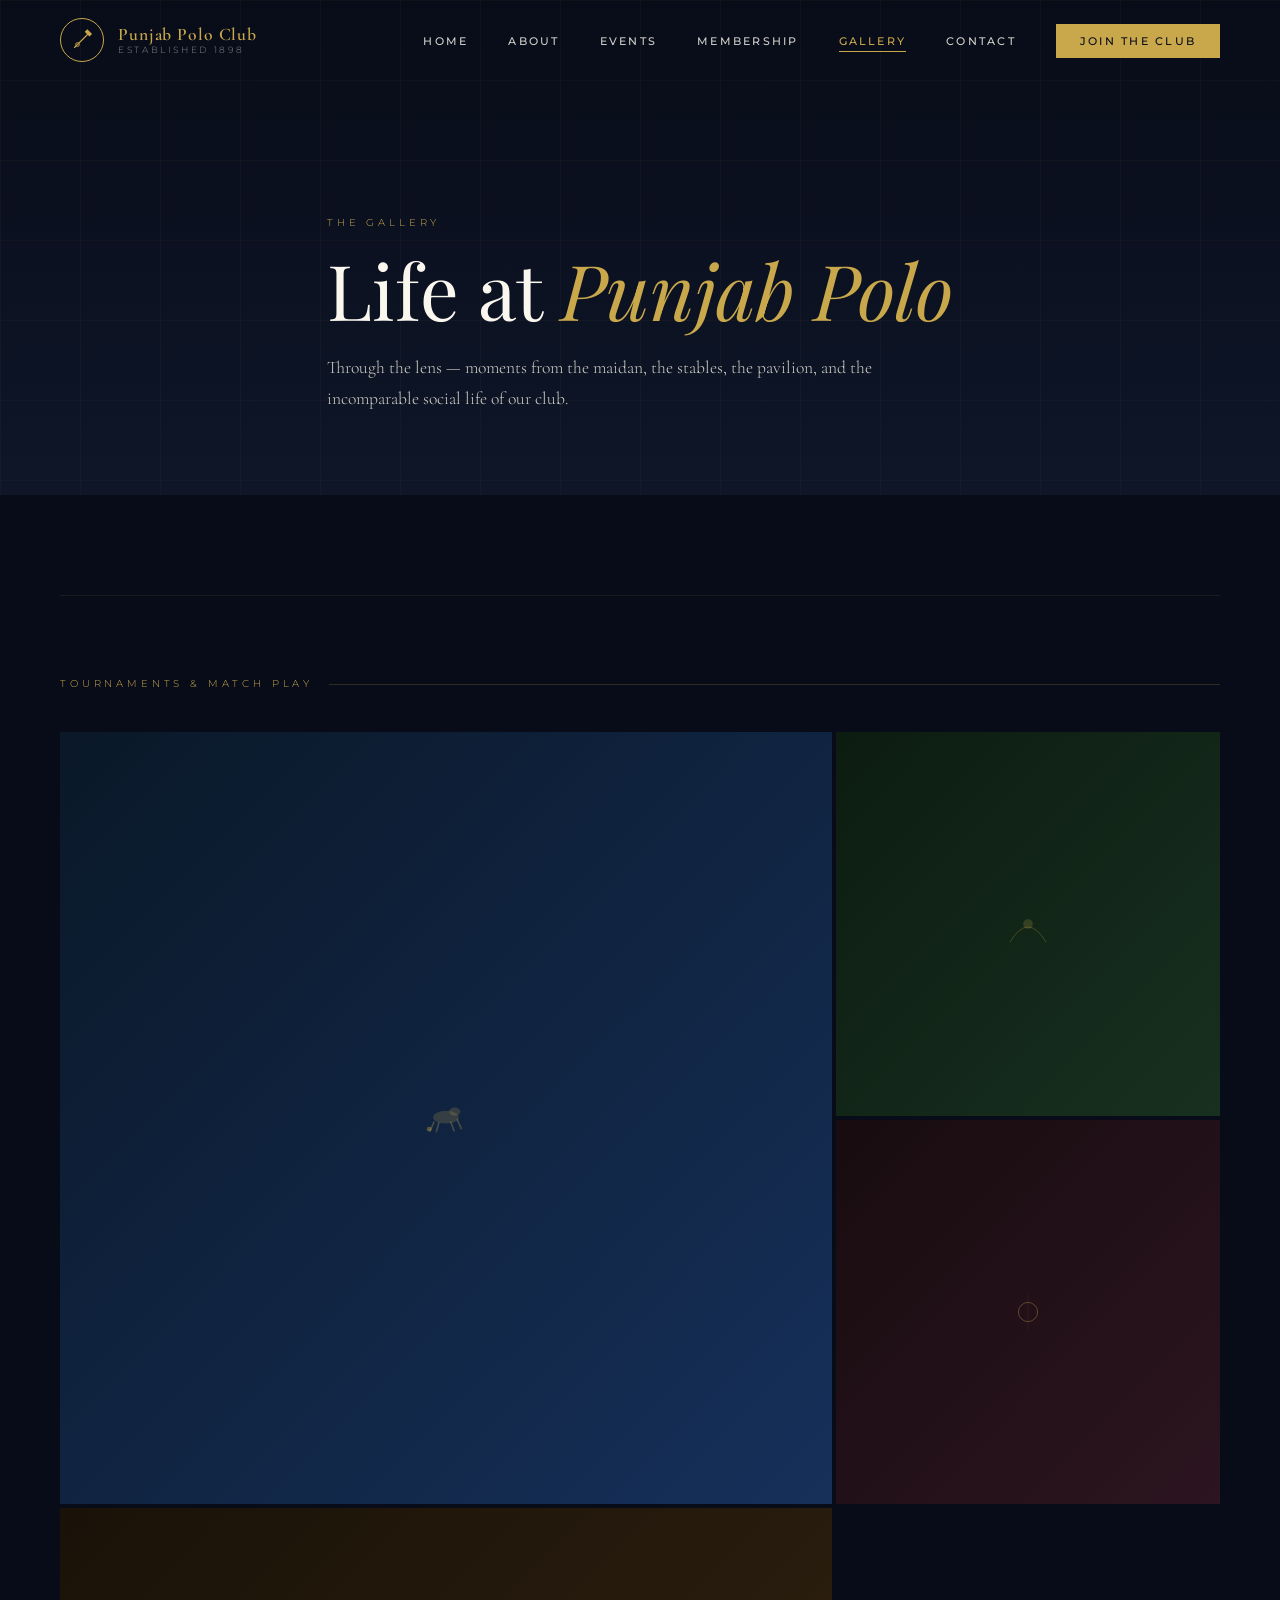
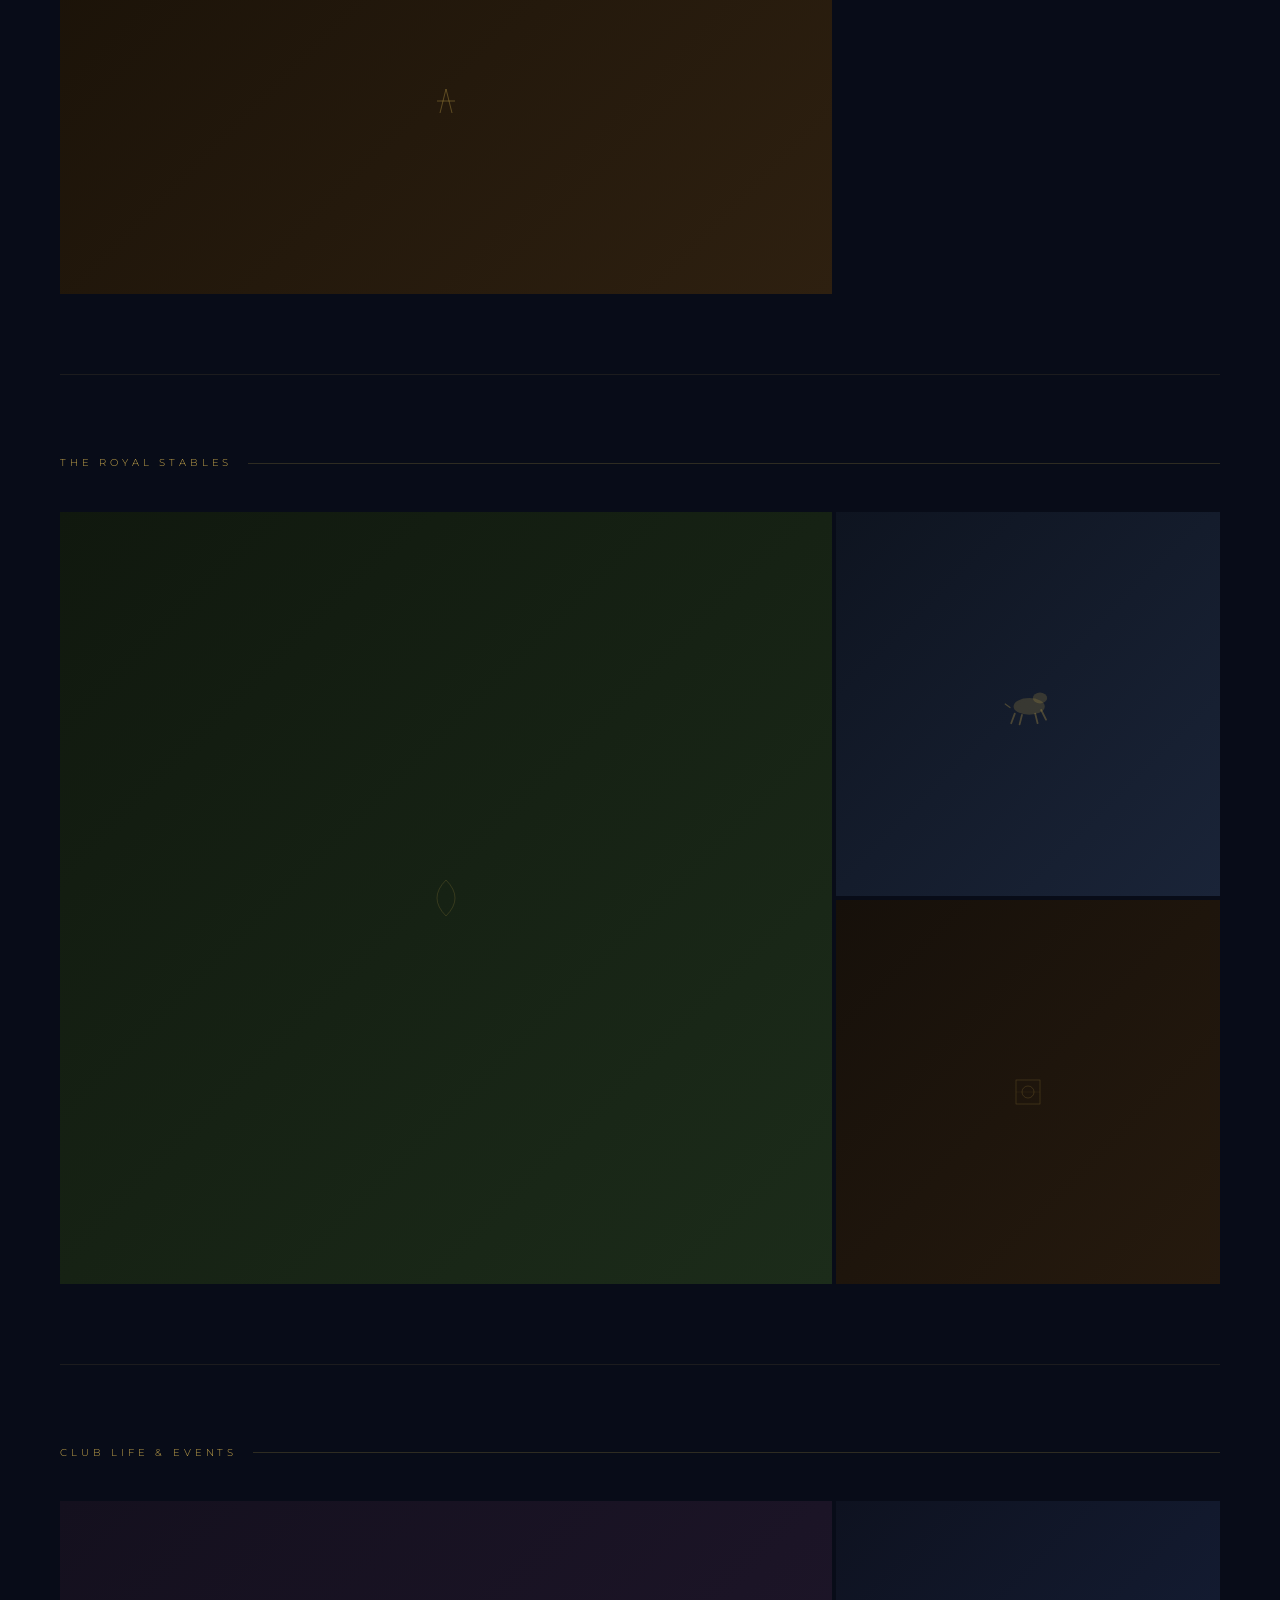
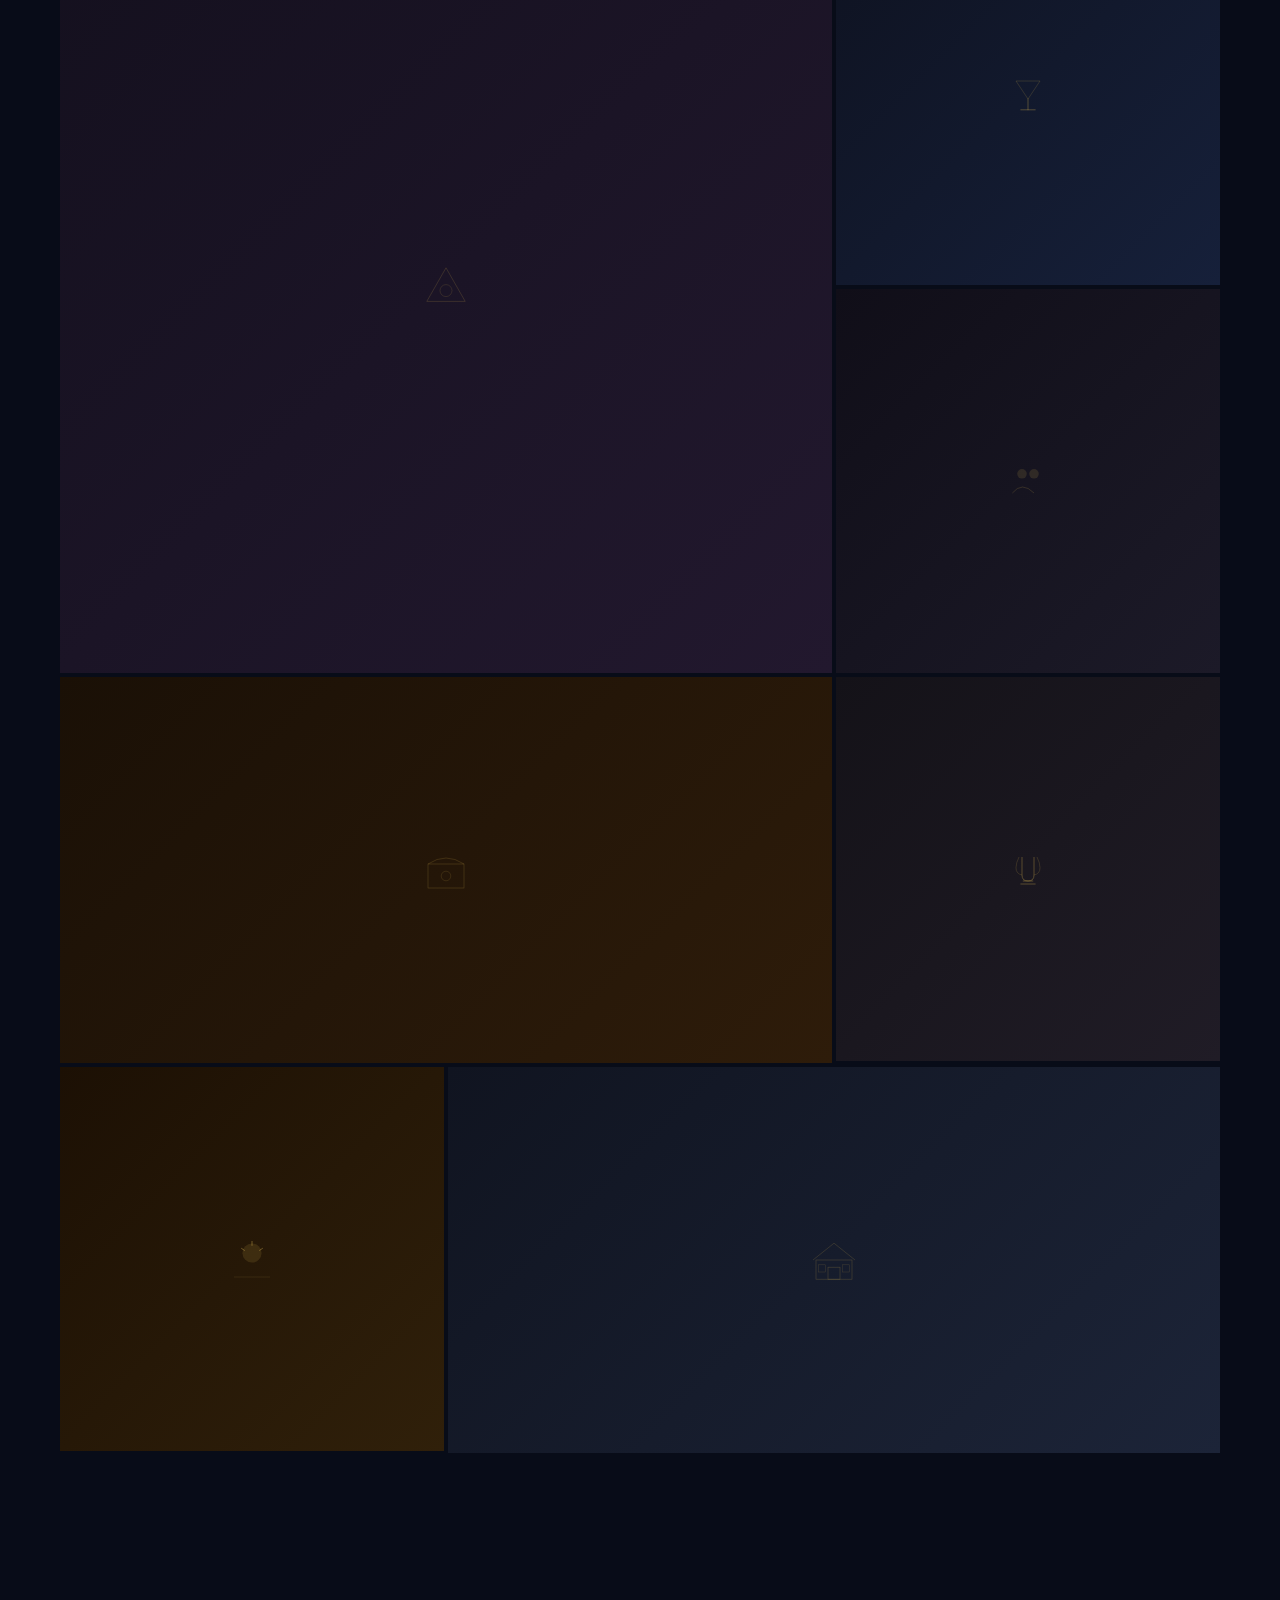
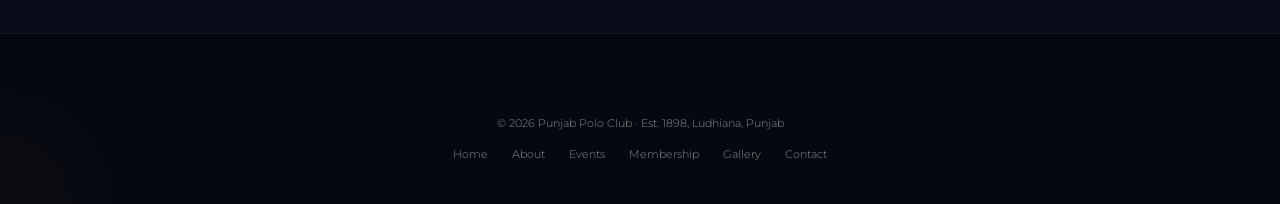
<file: gallery.html>
<!DOCTYPE html>
<html lang="en">
<head>
  <meta charset="UTF-8" />
  <meta name="viewport" content="width=device-width, initial-scale=1.0" />
  <meta name="description" content="Punjab Polo Club gallery — photographs from tournaments, events, and club life." />
  <title>Gallery — Punjab Polo Club</title>
  <link rel="stylesheet" href="css/style.css" />
  <style>
    .page-hero {
      min-height: 55vh; display: flex; align-items: flex-end; padding-bottom: 80px;
      background: linear-gradient(to bottom, var(--navy) 0%, var(--navy-mid) 100%);
      position: relative; overflow: hidden;
    }
    .page-hero-grid {
      position: absolute; inset: 0;
      background-image: linear-gradient(rgba(201,168,76,0.04) 1px, transparent 1px),
                        linear-gradient(90deg, rgba(201,168,76,0.04) 1px, transparent 1px);
      background-size: 80px 80px;
    }
    .page-hero-content { position: relative; z-index: 2; }
    .page-hero-eyebrow { font-size: 0.6rem; letter-spacing: 0.4em; text-transform: uppercase; color: var(--gold); margin-bottom: 16px; }
    .page-hero-title { font-family: var(--font-display); font-size: clamp(2.5rem, 6vw, 5rem); font-weight: 400; color: var(--cream); line-height: 1.1; margin-bottom: 20px; }
    .page-hero-title em { font-style: italic; color: var(--gold); }
    .page-hero-desc { font-family: var(--font-serif); font-size: 1.1rem; color: var(--grey-light); max-width: 560px; line-height: 1.8; }

    .gallery-full {
      display: grid;
      grid-template-columns: repeat(3, 1fr);
      gap: 4px;
    }
    .gallery-full .gallery-item:nth-child(1),
    .gallery-full .gallery-item:nth-child(7) { grid-column: span 2; }
    .gallery-full .gallery-item:nth-child(1) .gallery-placeholder { aspect-ratio: 2; }
    .gallery-full .gallery-item:nth-child(7) .gallery-placeholder { aspect-ratio: 2; }
    .gallery-full .gallery-placeholder { aspect-ratio: 1; }

    .gallery-category {
      padding: 80px 0;
      border-top: 1px solid rgba(201,168,76,0.1);
    }
    .category-label {
      font-size: 0.6rem; letter-spacing: 0.4em; text-transform: uppercase;
      color: var(--gold); margin-bottom: 40px;
      display: flex; align-items: center; gap: 16px;
    }
    .category-label::after { content: ''; flex: 1; height: 1px; background: rgba(201,168,76,0.2); }

    /* Lightbox */
    .lightbox {
      position: fixed; inset: 0; z-index: 9990;
      background: rgba(8,12,24,0.96);
      display: flex; align-items: center; justify-content: center;
      opacity: 0; visibility: hidden;
      transition: opacity 0.3s ease, visibility 0.3s ease;
    }
    .lightbox.open { opacity: 1; visibility: visible; }
    .lightbox-inner {
      max-width: 800px; width: 90%;
      text-align: center;
    }
    .lightbox-frame {
      border: 1px solid rgba(201,168,76,0.2);
      padding: 16px;
      margin-bottom: 20px;
    }
    .lightbox-placeholder {
      width: 100%; aspect-ratio: 4/3;
      background: var(--navy-light);
      display: flex; align-items: center; justify-content: center;
    }
    .lightbox-caption {
      font-family: var(--font-serif);
      font-size: 1.1rem; color: var(--cream);
    }
    .lightbox-close {
      position: absolute; top: 32px; right: 32px;
      background: none; border: 1px solid rgba(201,168,76,0.3);
      color: var(--gold); font-size: 1.2rem;
      width: 44px; height: 44px;
      cursor: pointer; display: flex; align-items: center; justify-content: center;
      transition: all var(--transition);
    }
    .lightbox-close:hover { background: var(--gold); color: var(--navy); }

    @media(max-width:768px) {
      .gallery-full { grid-template-columns: 1fr 1fr; }
      .gallery-full .gallery-item:nth-child(1) { grid-column: span 2; }
      .gallery-full .gallery-item:nth-child(7) { grid-column: span 2; }
    }
  </style>
</head>
<body>

<div id="loader">
  <div class="loader-emblem"><svg viewBox="0 0 48 48"><line x1="12" y1="36" x2="36" y2="12" stroke="#c9a84c" stroke-width="2" stroke-linecap="round"/><rect x="30" y="6" width="12" height="6" rx="1" transform="rotate(45 36 9)" fill="#c9a84c"/><circle cx="24" cy="32" r="3" fill="none" stroke="#c9a84c" stroke-width="1.5"/></svg></div>
  <div class="loader-bar"></div>
  <p class="loader-text">Punjab Polo Club</p>
</div>

<div class="mobile-menu">
  <button class="mobile-close">&#x2715;</button>
  <a href="index.html">Home</a><a href="about.html">About</a><a href="events.html">Events</a>
  <a href="membership.html">Membership</a><a href="gallery.html">Gallery</a><a href="contact.html">Contact</a>
</div>

<nav>
  <a href="index.html" class="nav-logo">
    <div class="logo-icon"><svg viewBox="0 0 32 32"><line x1="6" y1="26" x2="24" y2="8" stroke="#c9a84c" stroke-width="1.5" stroke-linecap="round"/><rect x="20" y="4" width="9" height="5" rx="0.5" transform="rotate(45 24.5 6.5)" fill="#c9a84c"/><circle cx="10" cy="22" r="2.5" fill="none" stroke="#c9a84c" stroke-width="1.2"/></svg></div>
    <div class="nav-logo-text"><span class="club">Punjab Polo Club</span><span class="est">Established 1898</span></div>
  </a>
  <ul class="nav-links">
    <li><a href="index.html">Home</a></li><li><a href="about.html">About</a></li>
    <li><a href="events.html">Events</a></li><li><a href="membership.html">Membership</a></li>
    <li><a href="gallery.html" class="active">Gallery</a></li><li><a href="contact.html">Contact</a></li>
    <li><a href="contact.html" class="nav-cta">Join the Club</a></li>
  </ul>
  <div class="nav-hamburger"><span></span><span></span><span></span></div>
</nav>

<section class="page-hero">
  <div class="page-hero-grid"></div>
  <div class="container page-hero-content">
    <div class="page-hero-eyebrow">The Gallery</div>
    <h1 class="page-hero-title">Life at <em>Punjab Polo</em></h1>
    <p class="page-hero-desc">Through the lens — moments from the maidan, the stables, the pavilion, and the incomparable social life of our club.</p>
  </div>
</section>

<section style="padding:100px 0;background:var(--navy)">
  <div class="container">

    <!-- Tournament -->
    <div class="gallery-category reveal">
      <div class="category-label">Tournaments & Match Play</div>
      <div class="gallery-full">
        <div class="gallery-item" data-caption="Maharaja Cup Final 2025 — Golden Lances vs Mumbai Riders">
          <div class="gallery-placeholder" style="background:linear-gradient(135deg,#0a1828,#16305a)">
            <svg viewBox="0 0 120 80" xmlns="http://www.w3.org/2000/svg" width="120" height="80">
              <ellipse cx="60" cy="38" rx="32" ry="16" fill="#c9a84c" opacity="0.2"/>
              <ellipse cx="82" cy="24" rx="14" ry="10" fill="#c9a84c" opacity="0.2"/>
              <line x1="30" y1="50" x2="20" y2="72" stroke="#c9a84c" stroke-width="4" stroke-linecap="round" opacity="0.3"/>
              <line x1="42" y1="52" x2="36" y2="74" stroke="#c9a84c" stroke-width="4" stroke-linecap="round" opacity="0.3"/>
              <line x1="72" y1="50" x2="80" y2="72" stroke="#c9a84c" stroke-width="4" stroke-linecap="round" opacity="0.3"/>
              <line x1="88" y1="44" x2="98" y2="66" stroke="#c9a84c" stroke-width="4" stroke-linecap="round" opacity="0.3"/>
              <circle cx="18" cy="68" r="6" fill="#c9a84c" opacity="0.4"/>
            </svg>
          </div>
          <div class="gallery-overlay"><div class="gallery-caption">Maharaja Cup Final 2025</div></div>
        </div>
        <div class="gallery-item" data-caption="Half-time divot stomping — a treasured tradition">
          <div class="gallery-placeholder" style="background:linear-gradient(135deg,#0c1c10,#183020)">
            <svg viewBox="0 0 80 80" xmlns="http://www.w3.org/2000/svg" width="60"><path d="M10 70 Q40 20 70 70" fill="none" stroke="#c9a84c" stroke-width="1.5" opacity="0.3"/><circle cx="40" cy="40" r="8" fill="#c9a84c" opacity="0.2"/></svg>
          </div>
          <div class="gallery-overlay"><div class="gallery-caption">Half-time divot stomping</div></div>
        </div>
        <div class="gallery-item" data-caption="The throw-in — Maidan A, November 2025">
          <div class="gallery-placeholder" style="background:linear-gradient(135deg,#180c10,#2c1520)">
            <svg viewBox="0 0 80 80" xmlns="http://www.w3.org/2000/svg" width="60"><circle cx="40" cy="40" r="16" fill="none" stroke="#c9a84c" stroke-width="1.5" opacity="0.4"/><line x1="40" y1="10" x2="40" y2="70" stroke="#c9a84c" stroke-width="0.5" opacity="0.2"/></svg>
          </div>
          <div class="gallery-overlay"><div class="gallery-caption">The throw-in — Maidan A</div></div>
        </div>
        <div class="gallery-item" data-caption="Victory — the Golden Lances lift the cup">
          <div class="gallery-placeholder" style="background:linear-gradient(135deg,#1a1208,#2e2010)">
            <svg viewBox="0 0 80 80" xmlns="http://www.w3.org/2000/svg" width="60"><path d="M30 60 L40 20 L50 60 M25 40 H55" fill="none" stroke="#c9a84c" stroke-width="1.5" opacity="0.4"/></svg>
          </div>
          <div class="gallery-overlay"><div class="gallery-caption">The Golden Lances lift the cup</div></div>
        </div>
      </div>
    </div>

    <!-- Stables & Ponies -->
    <div class="gallery-category reveal">
      <div class="category-label">The Royal Stables</div>
      <div class="gallery-full">
        <div class="gallery-item" data-caption="Morning grooming — The Royal Stables at 6 AM">
          <div class="gallery-placeholder" style="background:linear-gradient(135deg,#10180e,#1c2c1a)">
            <svg viewBox="0 0 80 80" xmlns="http://www.w3.org/2000/svg" width="60"><path d="M40 10 Q10 40 40 70 Q70 40 40 10" fill="none" stroke="#c9a84c" stroke-width="1" opacity="0.3"/></svg>
          </div>
          <div class="gallery-overlay"><div class="gallery-caption">Morning grooming — 6 AM at the stables</div></div>
        </div>
        <div class="gallery-item" data-caption="Sultan — our champion Argentine pony, 8-goal rated">
          <div class="gallery-placeholder" style="background:linear-gradient(135deg,#0e1420,#1a2438)">
            <svg viewBox="0 0 80 80" xmlns="http://www.w3.org/2000/svg" width="70"><ellipse cx="42" cy="44" rx="26" ry="14" fill="#c9a84c" opacity="0.2"/><ellipse cx="60" cy="30" rx="12" ry="9" fill="#c9a84c" opacity="0.2"/><line x1="18" y1="56" x2="12" y2="72" stroke="#c9a84c" stroke-width="3" stroke-linecap="round" opacity="0.3"/><line x1="30" y1="58" x2="26" y2="74" stroke="#c9a84c" stroke-width="3" stroke-linecap="round" opacity="0.3"/><line x1="52" y1="56" x2="56" y2="72" stroke="#c9a84c" stroke-width="3" stroke-linecap="round" opacity="0.3"/><line x1="62" y1="50" x2="70" y2="66" stroke="#c9a84c" stroke-width="3" stroke-linecap="round" opacity="0.3"/><line x1="10" y1="46" x2="2" y2="40" stroke="#c9a84c" stroke-width="2" stroke-linecap="round" opacity="0.3"/></svg>
          </div>
          <div class="gallery-overlay"><div class="gallery-caption">Sultan — our champion Argentine pony</div></div>
        </div>
        <div class="gallery-item" data-caption="Tack room — every piece of kit tells a story">
          <div class="gallery-placeholder" style="background:linear-gradient(135deg,#16100a,#261a0e)">
            <svg viewBox="0 0 80 80" xmlns="http://www.w3.org/2000/svg" width="60"><rect x="20" y="20" width="40" height="40" fill="none" stroke="#c9a84c" stroke-width="1" opacity="0.3"/><line x1="20" y1="40" x2="60" y2="40" stroke="#c9a84c" stroke-width="0.5" opacity="0.2"/><circle cx="40" cy="40" r="10" fill="none" stroke="#c9a84c" stroke-width="1" opacity="0.3"/></svg>
          </div>
          <div class="gallery-overlay"><div class="gallery-caption">The tack room — every piece tells a story</div></div>
        </div>
      </div>
    </div>

    <!-- Club Life -->
    <div class="gallery-category reveal">
      <div class="category-label">Club Life & Events</div>
      <div class="gallery-full">
        <div class="gallery-item" data-caption="The Monsoon Gala 2025 — The Grand Pavilion">
          <div class="gallery-placeholder" style="background:linear-gradient(135deg,#14101e,#22182e)">
            <svg viewBox="0 0 80 80" xmlns="http://www.w3.org/2000/svg" width="60"><polygon points="40,8 72,64 8,64" fill="none" stroke="#c9a84c" stroke-width="1" opacity="0.3"/><circle cx="40" cy="46" r="10" fill="none" stroke="#c9a84c" stroke-width="0.8" opacity="0.3"/></svg>
          </div>
          <div class="gallery-overlay"><div class="gallery-caption">The Monsoon Gala 2025</div></div>
        </div>
        <div class="gallery-item" data-caption="New members' cocktail evening — Spring 2025">
          <div class="gallery-placeholder" style="background:linear-gradient(135deg,#0e1220,#16203a)">
            <svg viewBox="0 0 80 80" xmlns="http://www.w3.org/2000/svg" width="60"><path d="M20 20 L60 20 L40 50 Z" fill="none" stroke="#c9a84c" stroke-width="1" opacity="0.3"/><line x1="40" y1="50" x2="40" y2="68" stroke="#c9a84c" stroke-width="1.5" stroke-linecap="round" opacity="0.4"/><line x1="28" y1="68" x2="52" y2="68" stroke="#c9a84c" stroke-width="1.5" stroke-linecap="round" opacity="0.4"/></svg>
          </div>
          <div class="gallery-overlay"><div class="gallery-caption">New members' cocktail evening</div></div>
        </div>
        <div class="gallery-item" data-caption="Junior Academy — the next generation of polo players">
          <div class="gallery-placeholder" style="background:linear-gradient(135deg,#100e18,#1c1a28)">
            <svg viewBox="0 0 80 80" xmlns="http://www.w3.org/2000/svg" width="60"><circle cx="30" cy="28" r="8" fill="#c9a84c" opacity="0.15"/><circle cx="50" cy="28" r="8" fill="#c9a84c" opacity="0.15"/><path d="M14 60 Q30 40 50 60" fill="none" stroke="#c9a84c" stroke-width="1" opacity="0.3"/></svg>
          </div>
          <div class="gallery-overlay"><div class="gallery-caption">Junior Academy — the next generation</div></div>
        </div>
        <div class="gallery-item" data-caption="The Maharaja Dining Room at dusk">
          <div class="gallery-placeholder" style="background:linear-gradient(135deg,#1a1006,#2e1c0a)">
            <svg viewBox="0 0 80 80" xmlns="http://www.w3.org/2000/svg" width="60"><rect x="10" y="30" width="60" height="40" fill="none" stroke="#c9a84c" stroke-width="1" opacity="0.3"/><path d="M10 30 Q40 10 70 30" fill="none" stroke="#c9a84c" stroke-width="1" opacity="0.3"/><circle cx="40" cy="50" r="8" fill="none" stroke="#c9a84c" stroke-width="0.8" opacity="0.3"/></svg>
          </div>
          <div class="gallery-overlay"><div class="gallery-caption">The Maharaja Dining Room at dusk</div></div>
        </div>
        <div class="gallery-item" data-caption="Trophy room — 126 years of silverware">
          <div class="gallery-placeholder" style="background:linear-gradient(135deg,#141218,#201c26)">
            <svg viewBox="0 0 80 80" xmlns="http://www.w3.org/2000/svg" width="60"><path d="M30 20 L30 50 Q30 60 40 60 Q50 60 50 50 L50 20" fill="none" stroke="#c9a84c" stroke-width="1.5" opacity="0.4"/><path d="M25 20 Q20 30 20 38 Q20 48 30 50" fill="none" stroke="#c9a84c" stroke-width="1" opacity="0.3"/><path d="M55 20 Q60 30 60 38 Q60 48 50 50" fill="none" stroke="#c9a84c" stroke-width="1" opacity="0.3"/><line x1="32" y1="60" x2="48" y2="60" stroke="#c9a84c" stroke-width="1.5" stroke-linecap="round" opacity="0.4"/><line x1="28" y1="65" x2="52" y2="65" stroke="#c9a84c" stroke-width="1.5" stroke-linecap="round" opacity="0.4"/></svg>
          </div>
          <div class="gallery-overlay"><div class="gallery-caption">Trophy room — 126 years of silverware</div></div>
        </div>
        <div class="gallery-item" data-caption="Maidan A at golden hour">
          <div class="gallery-placeholder" style="background:linear-gradient(135deg,#1c1004,#30200a)">
            <svg viewBox="0 0 80 80" xmlns="http://www.w3.org/2000/svg" width="60"><circle cx="40" cy="30" r="16" fill="#c9a84c" opacity="0.15"/><line x1="40" y1="10" x2="40" y2="18" stroke="#c9a84c" stroke-width="1.5" opacity="0.5"/><line x1="58" y1="22" x2="52" y2="26" stroke="#c9a84c" stroke-width="1.5" opacity="0.5"/><line x1="22" y1="22" x2="28" y2="26" stroke="#c9a84c" stroke-width="1.5" opacity="0.5"/><line x1="10" y1="70" x2="70" y2="70" stroke="#c9a84c" stroke-width="1" opacity="0.2"/></svg>
          </div>
          <div class="gallery-overlay"><div class="gallery-caption">Maidan A at golden hour</div></div>
        </div>
        <div class="gallery-item" data-caption="The original 1912 pavilion — now fully restored">
          <div class="gallery-placeholder" style="background:linear-gradient(135deg,#101420,#1c2438)">
            <svg viewBox="0 0 80 80" xmlns="http://www.w3.org/2000/svg" width="70"><rect x="10" y="40" width="60" height="32" fill="none" stroke="#c9a84c" stroke-width="1" opacity="0.3"/><path d="M5 40 L40 12 L75 40" fill="none" stroke="#c9a84c" stroke-width="1" opacity="0.3"/><rect x="30" y="52" width="20" height="20" fill="none" stroke="#c9a84c" stroke-width="1" opacity="0.3"/><rect x="14" y="48" width="12" height="12" fill="none" stroke="#c9a84c" stroke-width="0.8" opacity="0.25"/><rect x="54" y="48" width="12" height="12" fill="none" stroke="#c9a84c" stroke-width="0.8" opacity="0.25"/></svg>
          </div>
          <div class="gallery-overlay"><div class="gallery-caption">The original 1912 pavilion — now restored</div></div>
        </div>
      </div>
    </div>

  </div>
</section>

<!-- Lightbox -->
<div class="lightbox" id="lightbox">
  <button class="lightbox-close" id="lightboxClose">✕</button>
  <div class="lightbox-inner">
    <div class="lightbox-frame">
      <div class="lightbox-placeholder" id="lightboxImg">
        <svg viewBox="0 0 120 80" xmlns="http://www.w3.org/2000/svg" width="120"><circle cx="60" cy="40" r="24" fill="none" stroke="#c9a84c" stroke-width="1" opacity="0.4"/><line x1="60" y1="16" x2="60" y2="64" stroke="#c9a84c" stroke-width="0.5" opacity="0.2"/><line x1="36" y1="40" x2="84" y2="40" stroke="#c9a84c" stroke-width="0.5" opacity="0.2"/></svg>
      </div>
    </div>
    <div class="lightbox-caption" id="lightboxCaption"></div>
  </div>
</div>

<footer>
  <div class="container">
    <div class="footer-bottom" style="border-top:none;padding-top:0;justify-content:center;flex-direction:column;gap:12px;text-align:center">
      <div class="footer-copy">© 2026 Punjab Polo Club · Est. 1898, Ludhiana, Punjab</div>
      <div class="footer-legal">
        <a href="index.html">Home</a><a href="about.html">About</a><a href="events.html">Events</a>
        <a href="membership.html">Membership</a><a href="gallery.html">Gallery</a><a href="contact.html">Contact</a>
      </div>
    </div>
  </div>
</footer>

<script src="js/main.js"></script>
<script>
  // Gallery lightbox
  const lightbox = document.getElementById('lightbox');
  const lightboxCaption = document.getElementById('lightboxCaption');
  const lightboxClose = document.getElementById('lightboxClose');

  document.querySelectorAll('.gallery-item').forEach(item => {
    item.addEventListener('click', () => {
      const caption = item.dataset.caption || item.querySelector('.gallery-caption')?.textContent || '';
      lightboxCaption.textContent = caption;
      lightbox.classList.add('open');
      document.body.style.overflow = 'hidden';
    });
  });
  lightboxClose.addEventListener('click', () => {
    lightbox.classList.remove('open');
    document.body.style.overflow = '';
  });
  lightbox.addEventListener('click', e => {
    if (e.target === lightbox) {
      lightbox.classList.remove('open');
      document.body.style.overflow = '';
    }
  });
</script>
</body>
</html>
</file>
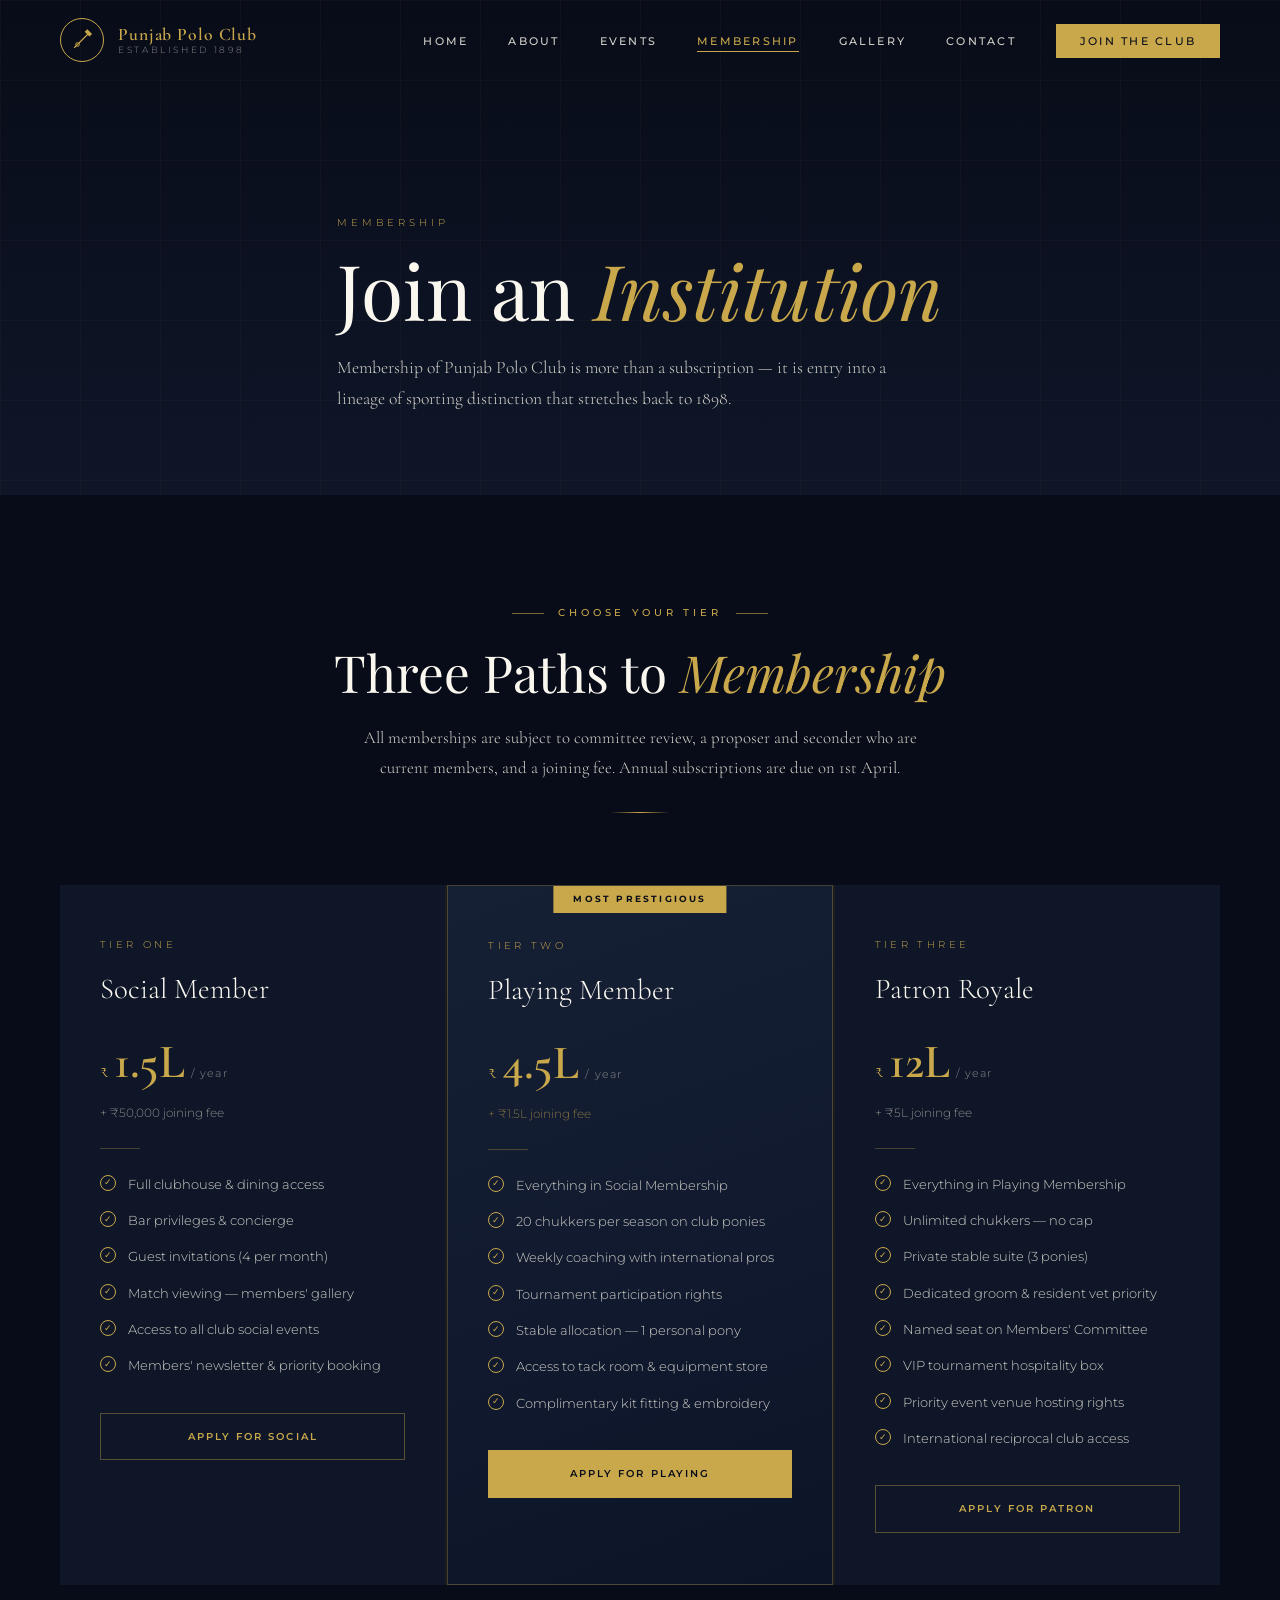
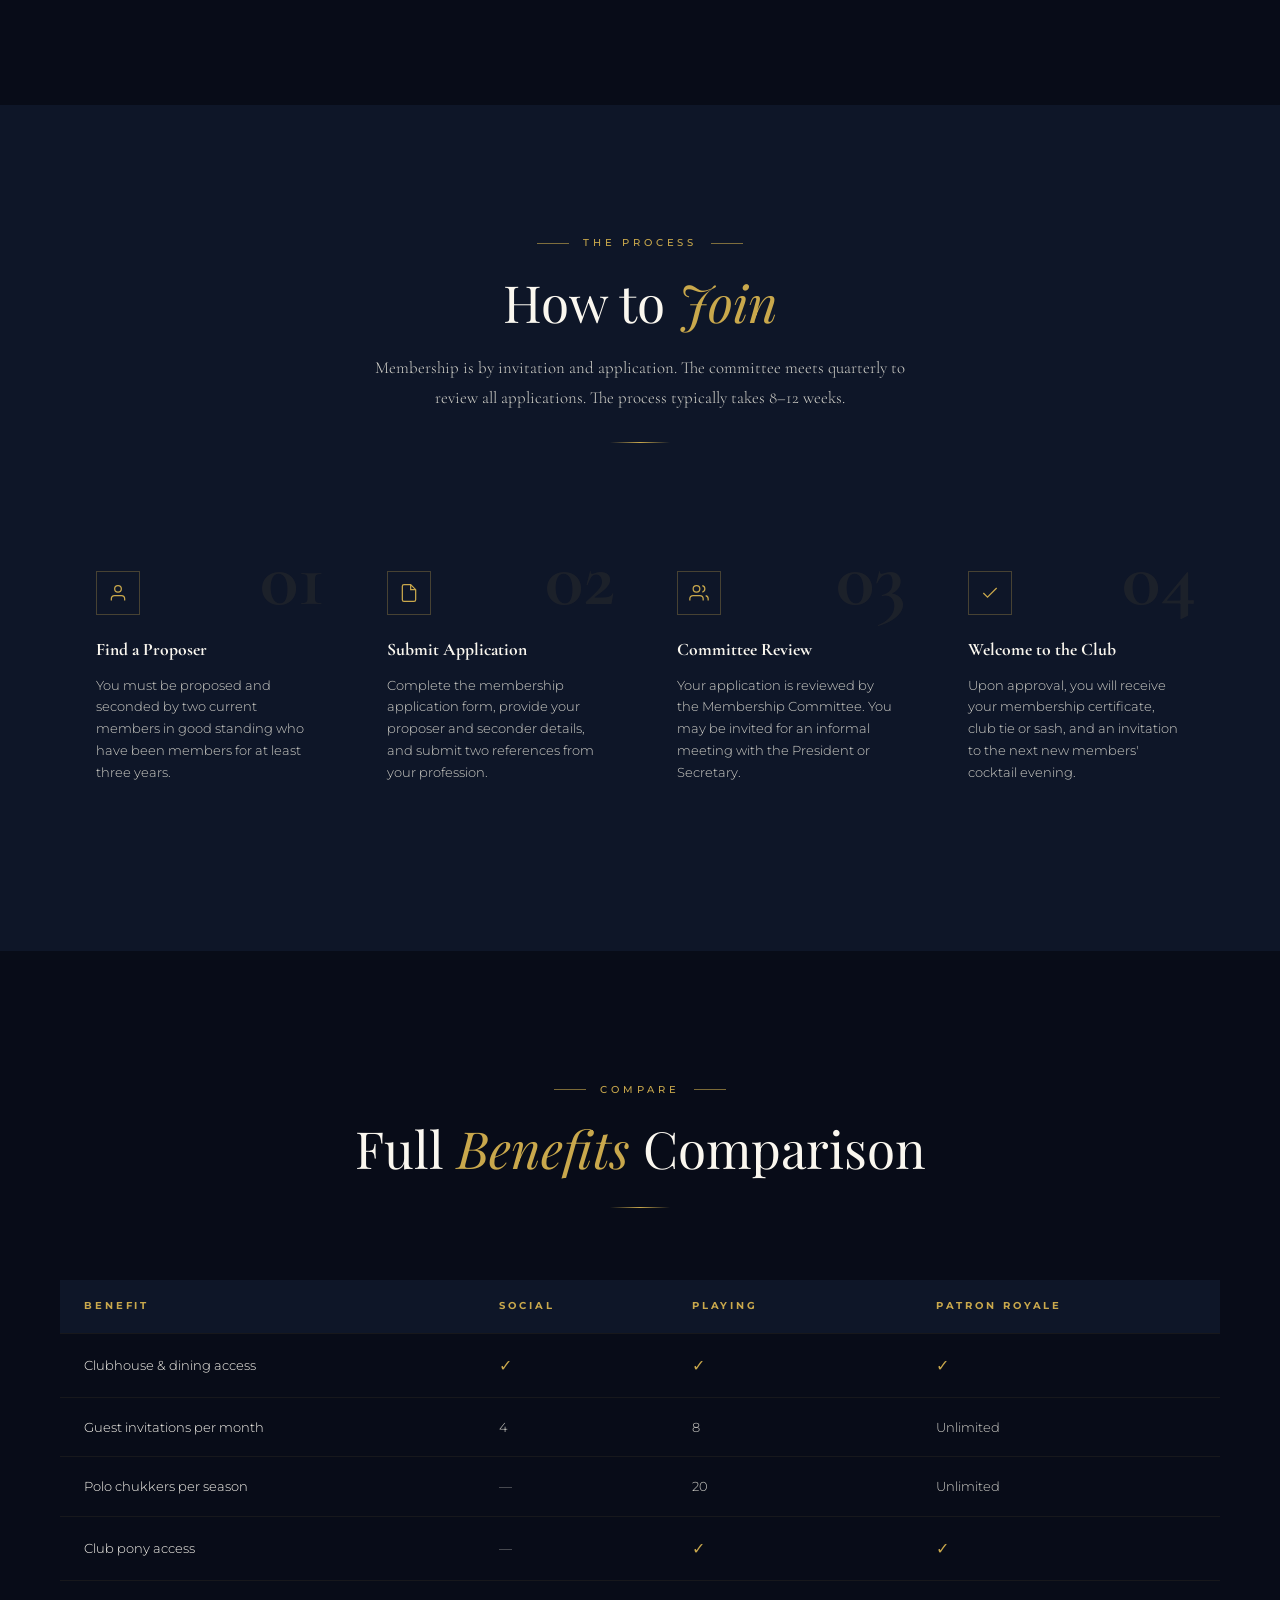
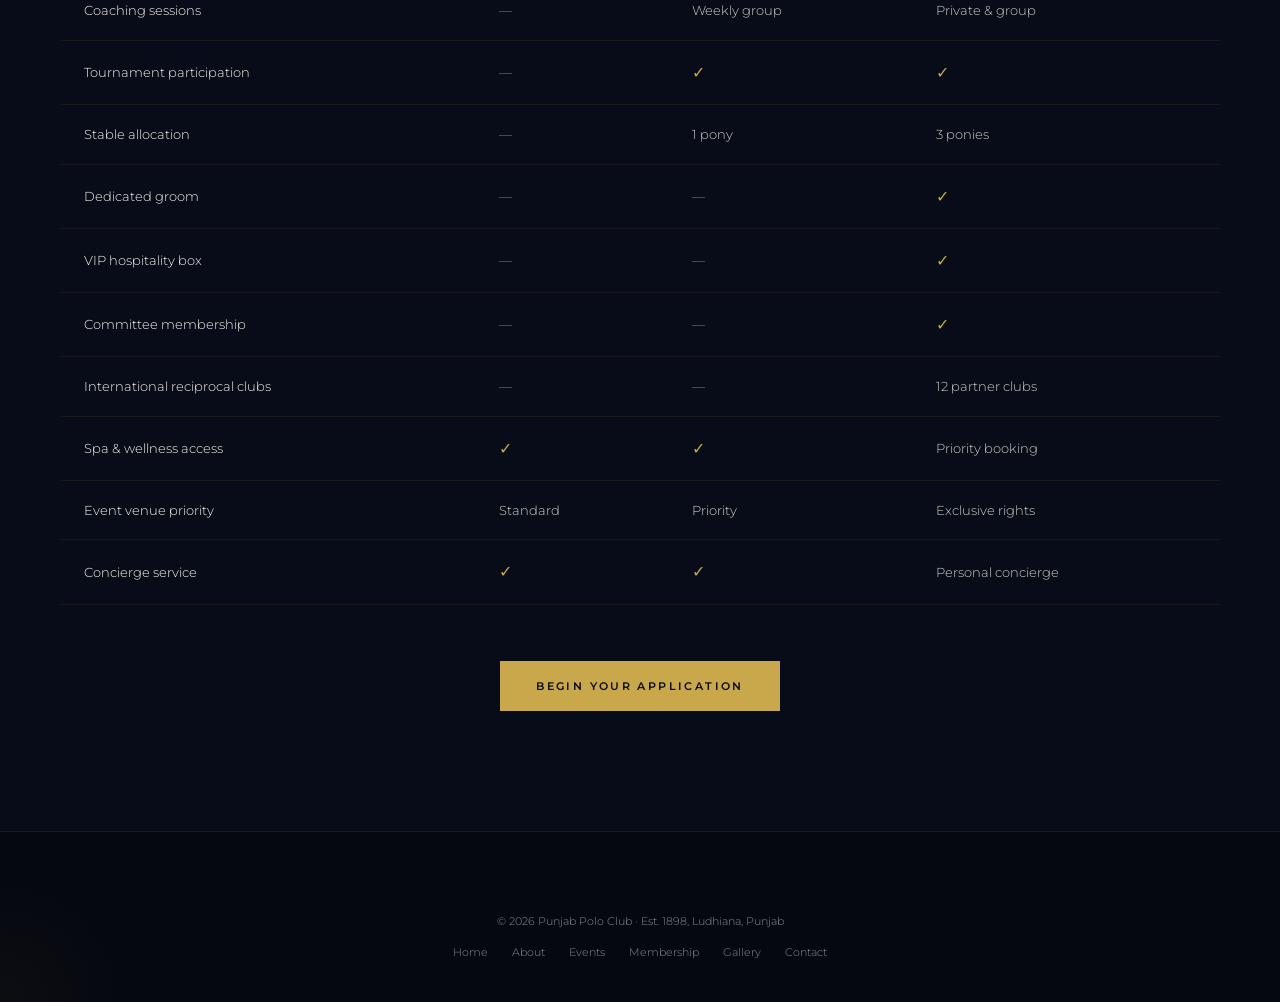
<file: membership.html>
<!DOCTYPE html>
<html lang="en">
<head>
  <meta charset="UTF-8" />
  <meta name="viewport" content="width=device-width, initial-scale=1.0" />
  <meta name="description" content="Punjab Polo Club membership tiers — Social, Playing, and Patron Royale." />
  <title>Membership — Punjab Polo Club</title>
  <link rel="stylesheet" href="css/style.css" />
  <style>
    .page-hero {
      min-height: 55vh; display: flex; align-items: flex-end; padding-bottom: 80px;
      background: linear-gradient(to bottom, var(--navy) 0%, var(--navy-mid) 100%);
      position: relative; overflow: hidden;
    }
    .page-hero-grid {
      position: absolute; inset: 0;
      background-image: linear-gradient(rgba(201,168,76,0.04) 1px, transparent 1px),
                        linear-gradient(90deg, rgba(201,168,76,0.04) 1px, transparent 1px);
      background-size: 80px 80px;
    }
    .page-hero-content { position: relative; z-index: 2; }
    .page-hero-eyebrow { font-size: 0.6rem; letter-spacing: 0.4em; text-transform: uppercase; color: var(--gold); margin-bottom: 16px; }
    .page-hero-title { font-family: var(--font-display); font-size: clamp(2.5rem, 6vw, 5rem); font-weight: 400; color: var(--cream); line-height: 1.1; margin-bottom: 20px; }
    .page-hero-title em { font-style: italic; color: var(--gold); }
    .page-hero-desc { font-family: var(--font-serif); font-size: 1.1rem; color: var(--grey-light); max-width: 560px; line-height: 1.8; }

    .how-steps { display: grid; grid-template-columns: repeat(4, 1fr); gap: 2px; margin-top: 80px; }
    .step {
      padding: 48px 36px;
      background: var(--navy-mid);
      position: relative;
    }
    .step-num {
      font-family: var(--font-serif);
      font-size: 5rem; font-weight: 700;
      color: rgba(201,168,76,0.08);
      position: absolute; top: 16px; right: 24px;
      line-height: 1;
    }
    .step-icon {
      width: 44px; height: 44px;
      border: 1px solid rgba(201,168,76,0.3);
      display: flex; align-items: center; justify-content: center;
      margin-bottom: 20px;
    }
    .step-icon svg { width: 20px; height: 20px; stroke: var(--gold); fill: none; stroke-width: 1.5; }
    .step h3 { font-family: var(--font-serif); font-size: 1.1rem; color: var(--cream); margin-bottom: 10px; }
    .step p { font-size: 0.8rem; color: var(--grey-light); line-height: 1.7; }
    .step-connector {
      position: absolute; right: -1px; top: 50%; transform: translateY(-50%);
      width: 24px; height: 24px;
      background: var(--navy);
      display: flex; align-items: center; justify-content: center;
      z-index: 1;
    }
    .step:last-child .step-connector { display: none; }
    .step-connector svg { width: 14px; height: 14px; stroke: var(--gold); fill: none; }

    .compare-table { width: 100%; border-collapse: collapse; }
    .compare-table th, .compare-table td { padding: 18px 24px; text-align: left; border-bottom: 1px solid rgba(201,168,76,0.08); }
    .compare-table th { font-size: 0.6rem; letter-spacing: 0.3em; text-transform: uppercase; color: var(--gold); background: var(--navy-mid); }
    .compare-table td { font-size: 0.83rem; color: var(--grey-light); }
    .compare-table td:first-child { color: var(--cream); }
    .compare-table tr:hover td { background: rgba(201,168,76,0.03); }
    .check-yes { color: var(--gold); font-size: 1rem; }
    .check-no { color: var(--grey); }

    @media(max-width:900px) { .how-steps { grid-template-columns: 1fr 1fr; } }
    @media(max-width:600px) { .how-steps { grid-template-columns: 1fr; } .compare-table { font-size: 0.75rem; } }
  </style>
</head>
<body>

<div id="loader">
  <div class="loader-emblem"><svg viewBox="0 0 48 48"><line x1="12" y1="36" x2="36" y2="12" stroke="#c9a84c" stroke-width="2" stroke-linecap="round"/><rect x="30" y="6" width="12" height="6" rx="1" transform="rotate(45 36 9)" fill="#c9a84c"/><circle cx="24" cy="32" r="3" fill="none" stroke="#c9a84c" stroke-width="1.5"/></svg></div>
  <div class="loader-bar"></div>
  <p class="loader-text">Punjab Polo Club</p>
</div>

<div class="mobile-menu">
  <button class="mobile-close">&#x2715;</button>
  <a href="index.html">Home</a><a href="about.html">About</a><a href="events.html">Events</a>
  <a href="membership.html">Membership</a><a href="gallery.html">Gallery</a><a href="contact.html">Contact</a>
</div>

<nav>
  <a href="index.html" class="nav-logo">
    <div class="logo-icon"><svg viewBox="0 0 32 32"><line x1="6" y1="26" x2="24" y2="8" stroke="#c9a84c" stroke-width="1.5" stroke-linecap="round"/><rect x="20" y="4" width="9" height="5" rx="0.5" transform="rotate(45 24.5 6.5)" fill="#c9a84c"/><circle cx="10" cy="22" r="2.5" fill="none" stroke="#c9a84c" stroke-width="1.2"/></svg></div>
    <div class="nav-logo-text"><span class="club">Punjab Polo Club</span><span class="est">Established 1898</span></div>
  </a>
  <ul class="nav-links">
    <li><a href="index.html">Home</a></li><li><a href="about.html">About</a></li>
    <li><a href="events.html">Events</a></li><li><a href="membership.html" class="active">Membership</a></li>
    <li><a href="gallery.html">Gallery</a></li><li><a href="contact.html">Contact</a></li>
    <li><a href="contact.html" class="nav-cta">Join the Club</a></li>
  </ul>
  <div class="nav-hamburger"><span></span><span></span><span></span></div>
</nav>

<section class="page-hero">
  <div class="page-hero-grid"></div>
  <div class="container page-hero-content">
    <div class="page-hero-eyebrow">Membership</div>
    <h1 class="page-hero-title">Join an <em>Institution</em></h1>
    <p class="page-hero-desc">Membership of Punjab Polo Club is more than a subscription — it is entry into a lineage of sporting distinction that stretches back to 1898.</p>
  </div>
</section>

<!-- MEMBERSHIP CARDS -->
<section class="membership" style="padding-top:100px">
  <div class="container">
    <div class="section-header">
      <div class="section-eyebrow reveal"><div class="eyebrow-line"></div><span>Choose Your Tier</span><div class="eyebrow-line"></div></div>
      <h2 class="section-title reveal">Three Paths to <em>Membership</em></h2>
      <p class="section-desc reveal">All memberships are subject to committee review, a proposer and seconder who are current members, and a joining fee. Annual subscriptions are due on 1st April.</p>
      <div class="divider"></div>
    </div>

    <div class="membership-grid reveal">
      <div class="membership-card">
        <div class="card-tier">Tier One</div>
        <div class="card-title">Social Member</div>
        <div class="card-price"><span class="price-currency">₹</span><span class="price-amount">1.5L</span><span class="price-period">/ year</span></div>
        <div style="font-size:0.75rem;color:var(--grey);margin-top:-8px;margin-bottom:16px">+ ₹50,000 joining fee</div>
        <div class="card-sep"></div>
        <ul class="card-features">
          <li class="card-feature"><span class="check"></span>Full clubhouse & dining access</li>
          <li class="card-feature"><span class="check"></span>Bar privileges & concierge</li>
          <li class="card-feature"><span class="check"></span>Guest invitations (4 per month)</li>
          <li class="card-feature"><span class="check"></span>Match viewing — members' gallery</li>
          <li class="card-feature"><span class="check"></span>Access to all club social events</li>
          <li class="card-feature"><span class="check"></span>Members' newsletter & priority booking</li>
        </ul>
        <a href="contact.html" class="card-btn">Apply for Social</a>
      </div>
      <div class="membership-card featured">
        <div class="card-tier">Tier Two</div>
        <div class="card-title">Playing Member</div>
        <div class="card-price"><span class="price-currency">₹</span><span class="price-amount">4.5L</span><span class="price-period">/ year</span></div>
        <div style="font-size:0.75rem;color:rgba(201,168,76,0.6);margin-top:-8px;margin-bottom:16px">+ ₹1.5L joining fee</div>
        <div class="card-sep"></div>
        <ul class="card-features">
          <li class="card-feature"><span class="check"></span>Everything in Social Membership</li>
          <li class="card-feature"><span class="check"></span>20 chukkers per season on club ponies</li>
          <li class="card-feature"><span class="check"></span>Weekly coaching with international pros</li>
          <li class="card-feature"><span class="check"></span>Tournament participation rights</li>
          <li class="card-feature"><span class="check"></span>Stable allocation — 1 personal pony</li>
          <li class="card-feature"><span class="check"></span>Access to tack room & equipment store</li>
          <li class="card-feature"><span class="check"></span>Complimentary kit fitting & embroidery</li>
        </ul>
        <a href="contact.html" class="card-btn">Apply for Playing</a>
      </div>
      <div class="membership-card">
        <div class="card-tier">Tier Three</div>
        <div class="card-title">Patron Royale</div>
        <div class="card-price"><span class="price-currency">₹</span><span class="price-amount">12L</span><span class="price-period">/ year</span></div>
        <div style="font-size:0.75rem;color:var(--grey);margin-top:-8px;margin-bottom:16px">+ ₹5L joining fee</div>
        <div class="card-sep"></div>
        <ul class="card-features">
          <li class="card-feature"><span class="check"></span>Everything in Playing Membership</li>
          <li class="card-feature"><span class="check"></span>Unlimited chukkers — no cap</li>
          <li class="card-feature"><span class="check"></span>Private stable suite (3 ponies)</li>
          <li class="card-feature"><span class="check"></span>Dedicated groom & resident vet priority</li>
          <li class="card-feature"><span class="check"></span>Named seat on Members' Committee</li>
          <li class="card-feature"><span class="check"></span>VIP tournament hospitality box</li>
          <li class="card-feature"><span class="check"></span>Priority event venue hosting rights</li>
          <li class="card-feature"><span class="check"></span>International reciprocal club access</li>
        </ul>
        <a href="contact.html" class="card-btn">Apply for Patron</a>
      </div>
    </div>
  </div>
</section>

<!-- HOW TO JOIN -->
<section id="how" style="padding:120px 0;background:var(--navy-mid)">
  <div class="container">
    <div class="section-header">
      <div class="section-eyebrow reveal"><div class="eyebrow-line"></div><span>The Process</span><div class="eyebrow-line"></div></div>
      <h2 class="section-title reveal">How to <em>Join</em></h2>
      <p class="section-desc reveal">Membership is by invitation and application. The committee meets quarterly to review all applications. The process typically takes 8–12 weeks.</p>
      <div class="divider"></div>
    </div>
    <div class="how-steps">
      <div class="step reveal reveal-delay-1">
        <div class="step-num">01</div>
        <div class="step-icon"><svg viewBox="0 0 24 24"><path d="M20 21v-2a4 4 0 0 0-4-4H8a4 4 0 0 0-4 4v2"/><circle cx="12" cy="7" r="4"/></svg></div>
        <h3>Find a Proposer</h3>
        <p>You must be proposed and seconded by two current members in good standing who have been members for at least three years.</p>
      </div>
      <div class="step reveal reveal-delay-2">
        <div class="step-num">02</div>
        <div class="step-icon"><svg viewBox="0 0 24 24"><path d="M14 2H6a2 2 0 0 0-2 2v16a2 2 0 0 0 2 2h12a2 2 0 0 0 2-2V8z"/><polyline points="14,2 14,8 20,8"/></svg></div>
        <h3>Submit Application</h3>
        <p>Complete the membership application form, provide your proposer and seconder details, and submit two references from your profession.</p>
      </div>
      <div class="step reveal reveal-delay-3">
        <div class="step-num">03</div>
        <div class="step-icon"><svg viewBox="0 0 24 24"><path d="M17 21v-2a4 4 0 0 0-4-4H5a4 4 0 0 0-4 4v2"/><circle cx="9" cy="7" r="4"/><path d="M23 21v-2a4 4 0 0 0-3-3.87"/><path d="M16 3.13a4 4 0 0 1 0 7.75"/></svg></div>
        <h3>Committee Review</h3>
        <p>Your application is reviewed by the Membership Committee. You may be invited for an informal meeting with the President or Secretary.</p>
      </div>
      <div class="step reveal reveal-delay-4">
        <div class="step-num">04</div>
        <div class="step-icon"><svg viewBox="0 0 24 24"><polyline points="20,6 9,17 4,12"/></svg></div>
        <h3>Welcome to the Club</h3>
        <p>Upon approval, you will receive your membership certificate, club tie or sash, and an invitation to the next new members' cocktail evening.</p>
      </div>
    </div>
  </div>
</section>

<!-- COMPARISON TABLE -->
<section style="padding:120px 0;background:var(--navy)">
  <div class="container">
    <div class="section-header">
      <div class="section-eyebrow reveal"><div class="eyebrow-line"></div><span>Compare</span><div class="eyebrow-line"></div></div>
      <h2 class="section-title reveal">Full <em>Benefits</em> Comparison</h2>
      <div class="divider"></div>
    </div>
    <div class="reveal" style="overflow-x:auto">
      <table class="compare-table">
        <thead>
          <tr>
            <th>Benefit</th>
            <th>Social</th>
            <th>Playing</th>
            <th>Patron Royale</th>
          </tr>
        </thead>
        <tbody>
          <tr><td>Clubhouse & dining access</td><td><span class="check-yes">✓</span></td><td><span class="check-yes">✓</span></td><td><span class="check-yes">✓</span></td></tr>
          <tr><td>Guest invitations per month</td><td>4</td><td>8</td><td>Unlimited</td></tr>
          <tr><td>Polo chukkers per season</td><td><span class="check-no">—</span></td><td>20</td><td>Unlimited</td></tr>
          <tr><td>Club pony access</td><td><span class="check-no">—</span></td><td><span class="check-yes">✓</span></td><td><span class="check-yes">✓</span></td></tr>
          <tr><td>Coaching sessions</td><td><span class="check-no">—</span></td><td>Weekly group</td><td>Private & group</td></tr>
          <tr><td>Tournament participation</td><td><span class="check-no">—</span></td><td><span class="check-yes">✓</span></td><td><span class="check-yes">✓</span></td></tr>
          <tr><td>Stable allocation</td><td><span class="check-no">—</span></td><td>1 pony</td><td>3 ponies</td></tr>
          <tr><td>Dedicated groom</td><td><span class="check-no">—</span></td><td><span class="check-no">—</span></td><td><span class="check-yes">✓</span></td></tr>
          <tr><td>VIP hospitality box</td><td><span class="check-no">—</span></td><td><span class="check-no">—</span></td><td><span class="check-yes">✓</span></td></tr>
          <tr><td>Committee membership</td><td><span class="check-no">—</span></td><td><span class="check-no">—</span></td><td><span class="check-yes">✓</span></td></tr>
          <tr><td>International reciprocal clubs</td><td><span class="check-no">—</span></td><td><span class="check-no">—</span></td><td>12 partner clubs</td></tr>
          <tr><td>Spa & wellness access</td><td><span class="check-yes">✓</span></td><td><span class="check-yes">✓</span></td><td>Priority booking</td></tr>
          <tr><td>Event venue priority</td><td>Standard</td><td>Priority</td><td>Exclusive rights</td></tr>
          <tr><td>Concierge service</td><td><span class="check-yes">✓</span></td><td><span class="check-yes">✓</span></td><td>Personal concierge</td></tr>
        </tbody>
      </table>
    </div>
    <div style="text-align:center;margin-top:56px">
      <a href="contact.html" class="btn-primary reveal">Begin Your Application</a>
    </div>
  </div>
</section>

<footer>
  <div class="container">
    <div class="footer-bottom" style="border-top:none;padding-top:0;justify-content:center;flex-direction:column;gap:12px;text-align:center">
      <div class="footer-copy">© 2026 Punjab Polo Club · Est. 1898, Ludhiana, Punjab</div>
      <div class="footer-legal">
        <a href="index.html">Home</a><a href="about.html">About</a><a href="events.html">Events</a>
        <a href="membership.html">Membership</a><a href="gallery.html">Gallery</a><a href="contact.html">Contact</a>
      </div>
    </div>
  </div>
</footer>

<script src="js/main.js"></script>
</body>
</html>
</file>
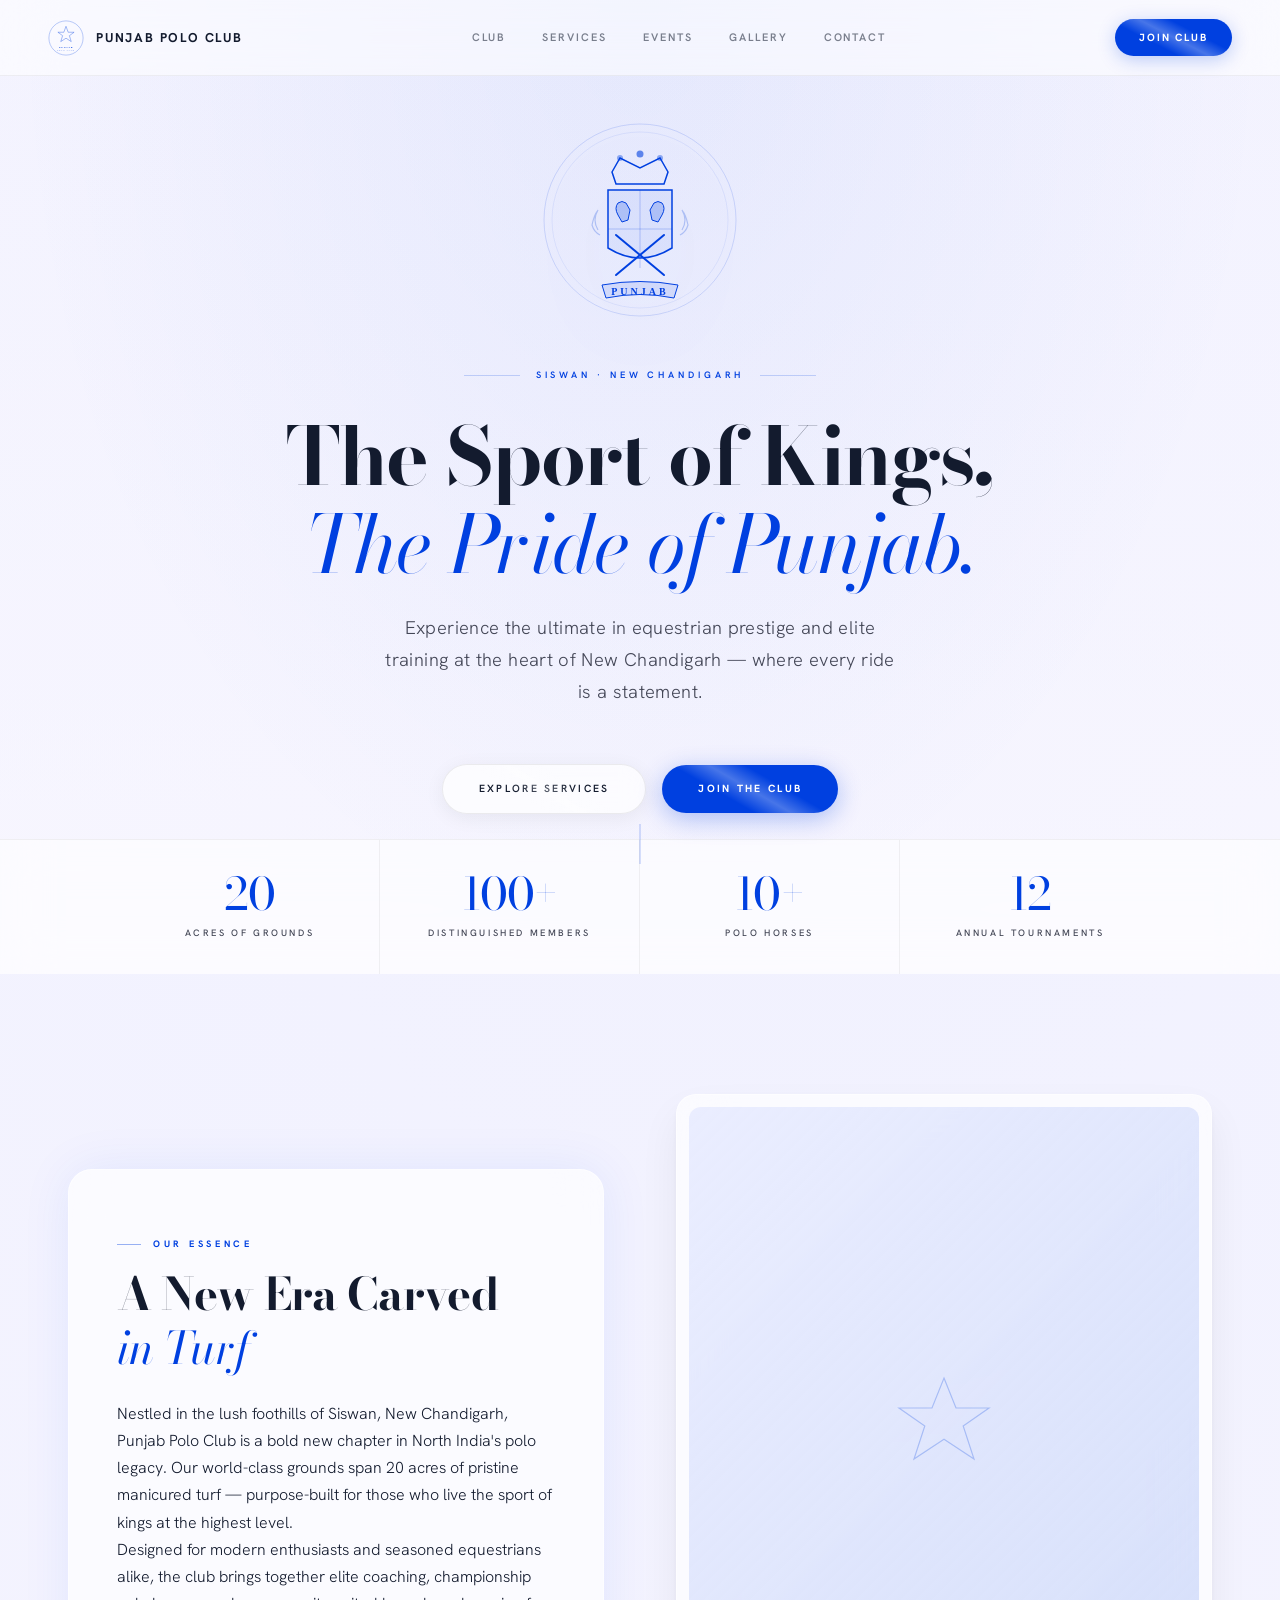
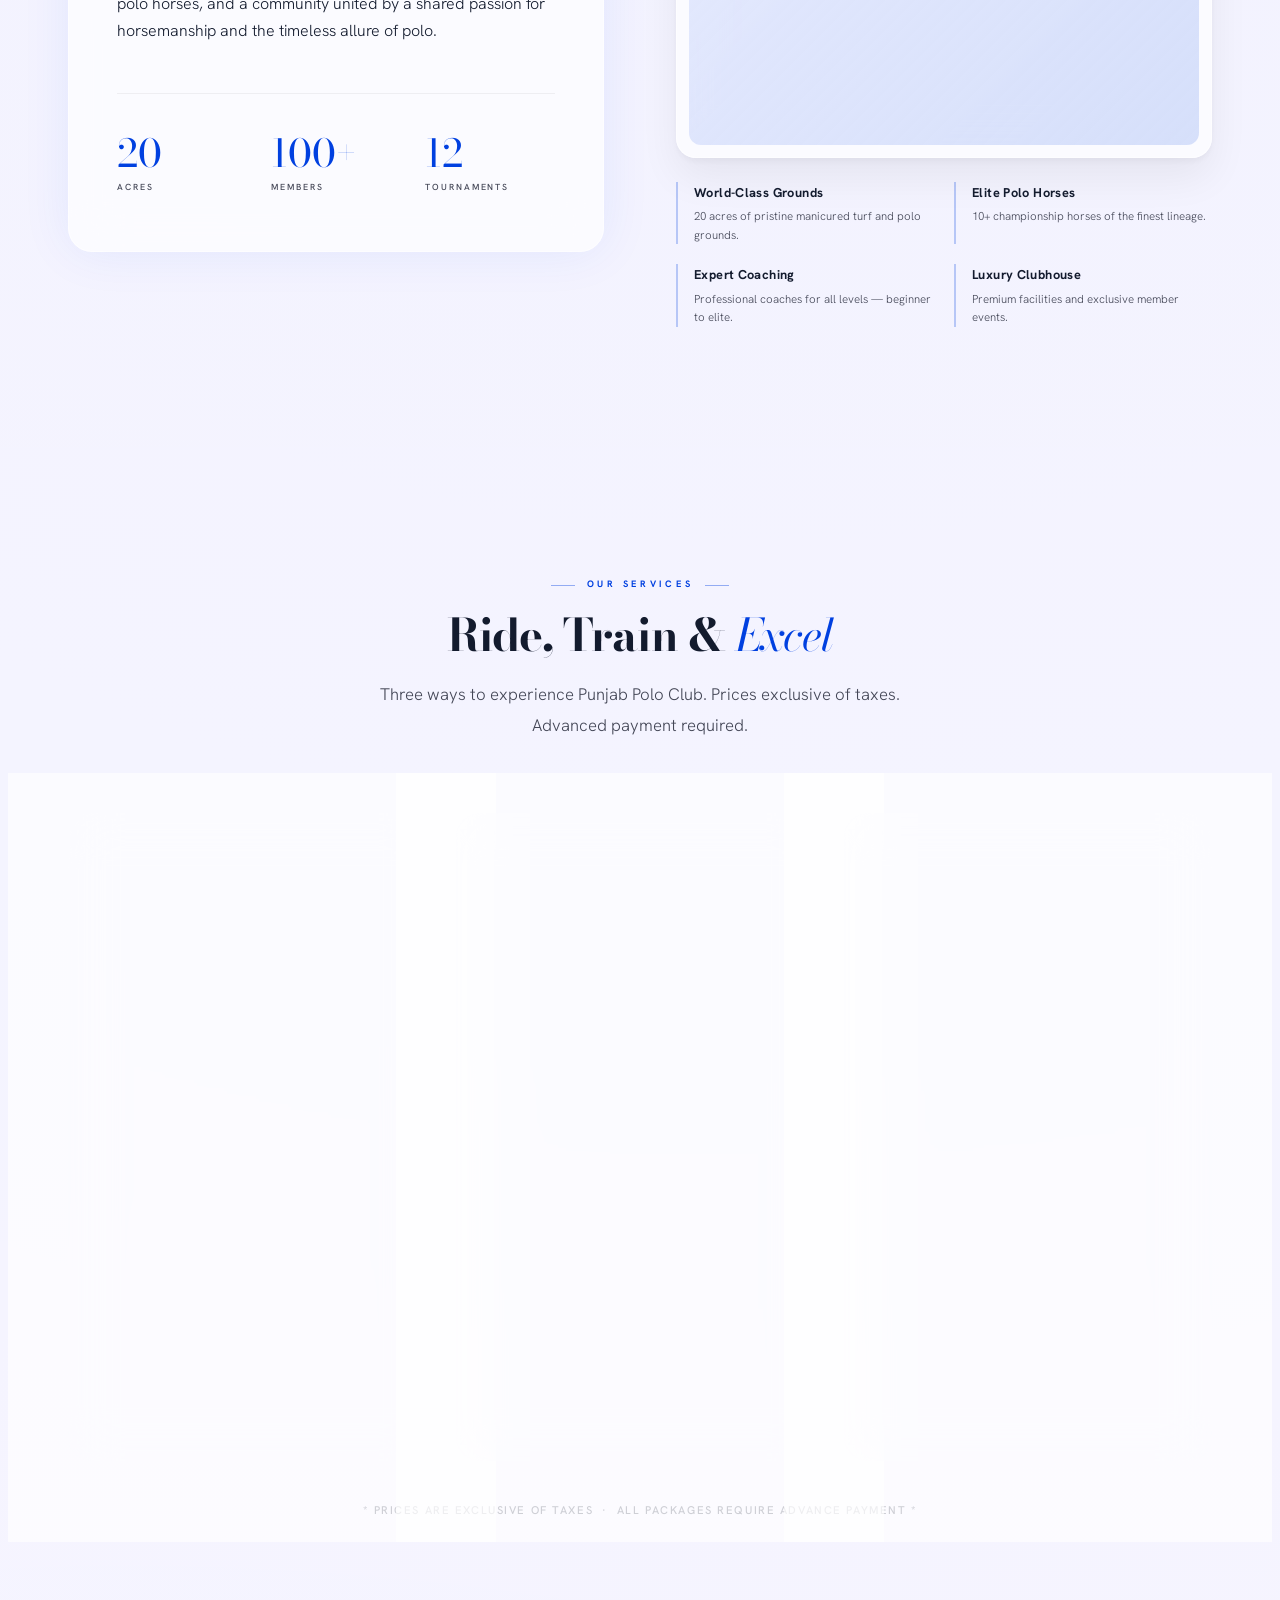
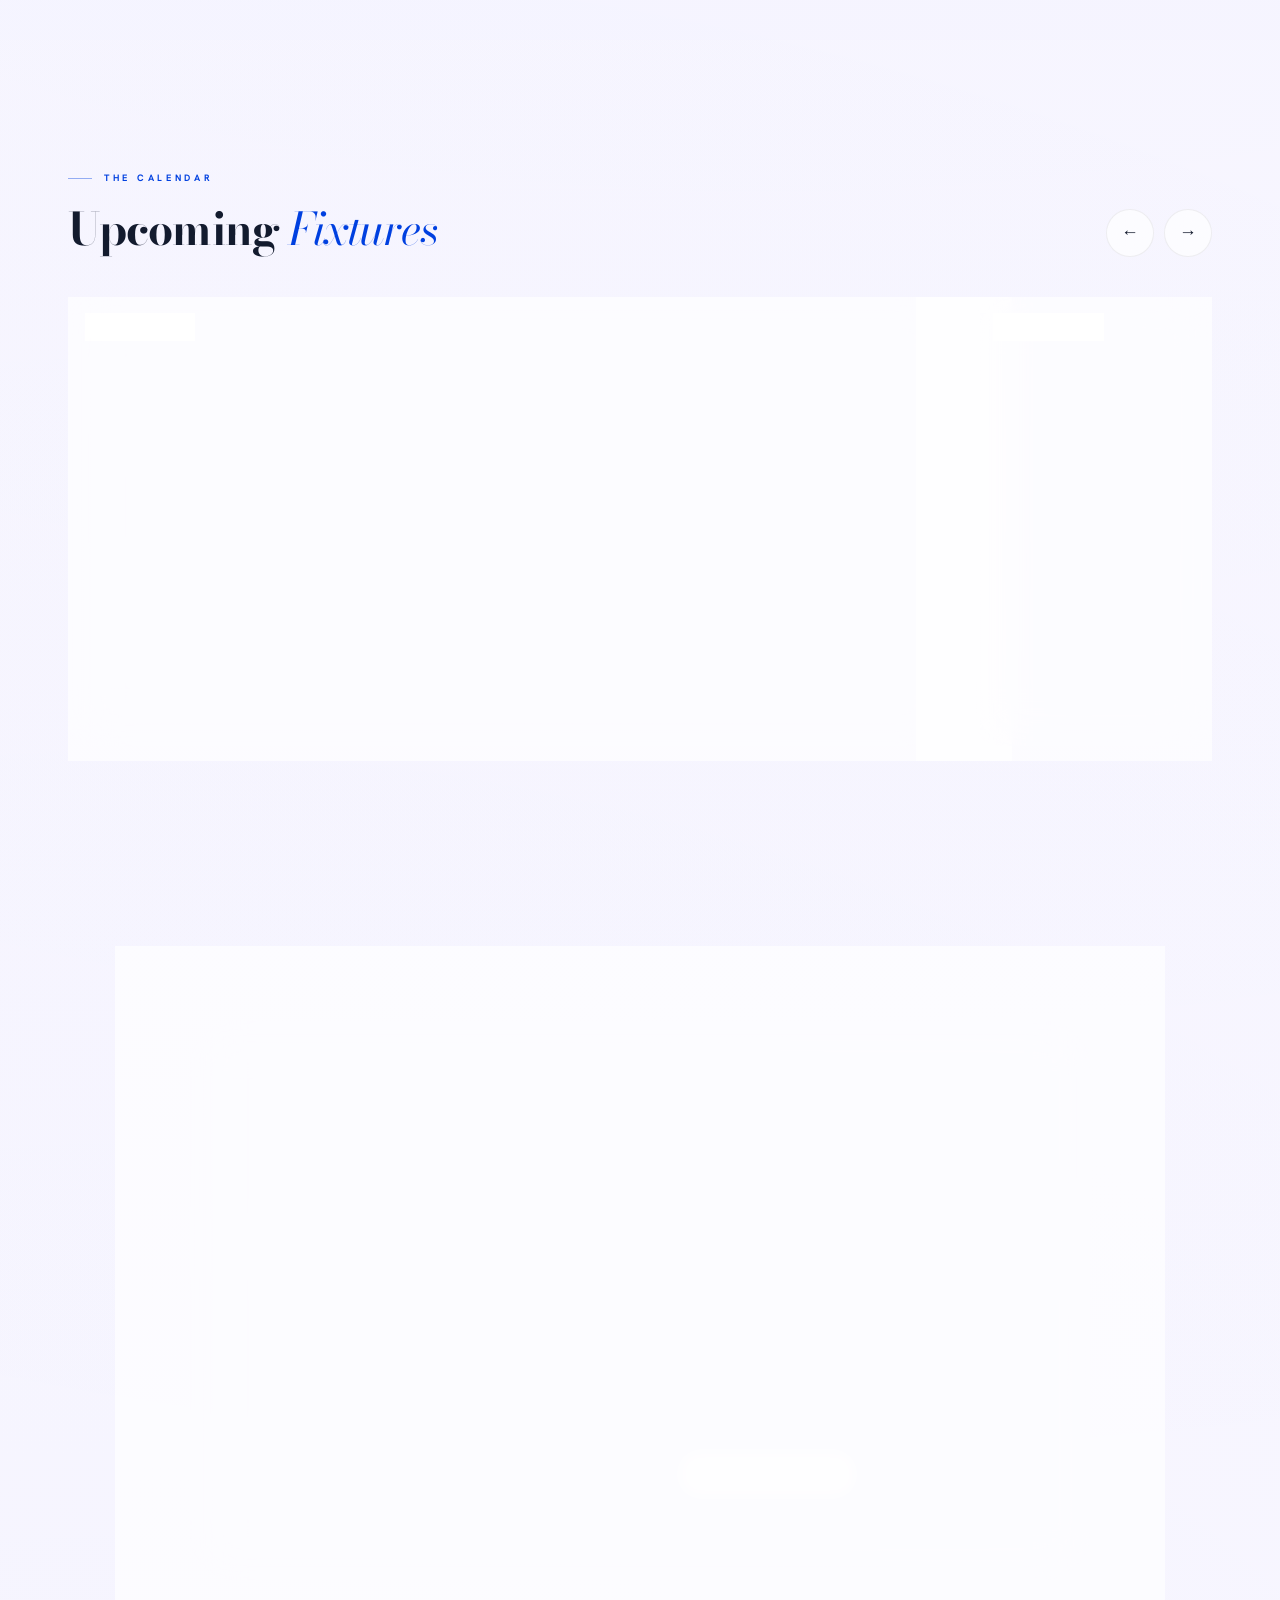
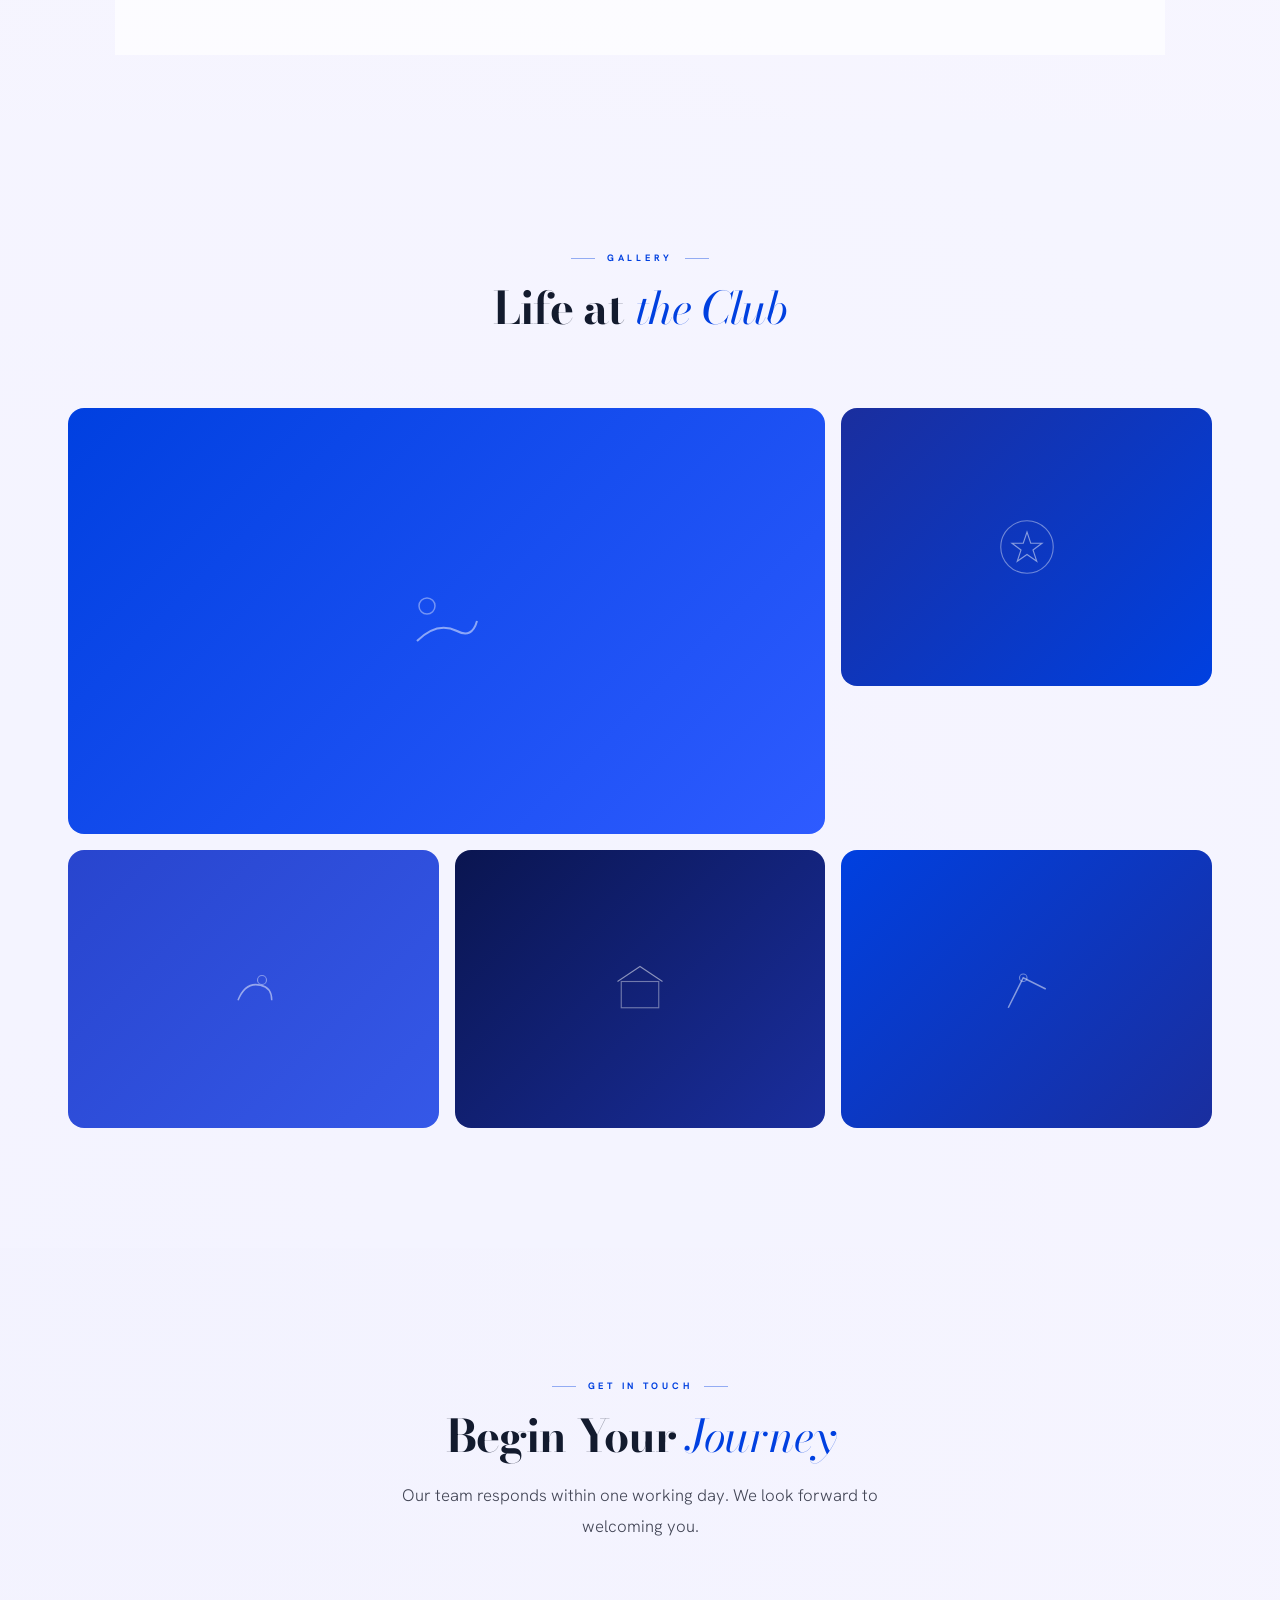
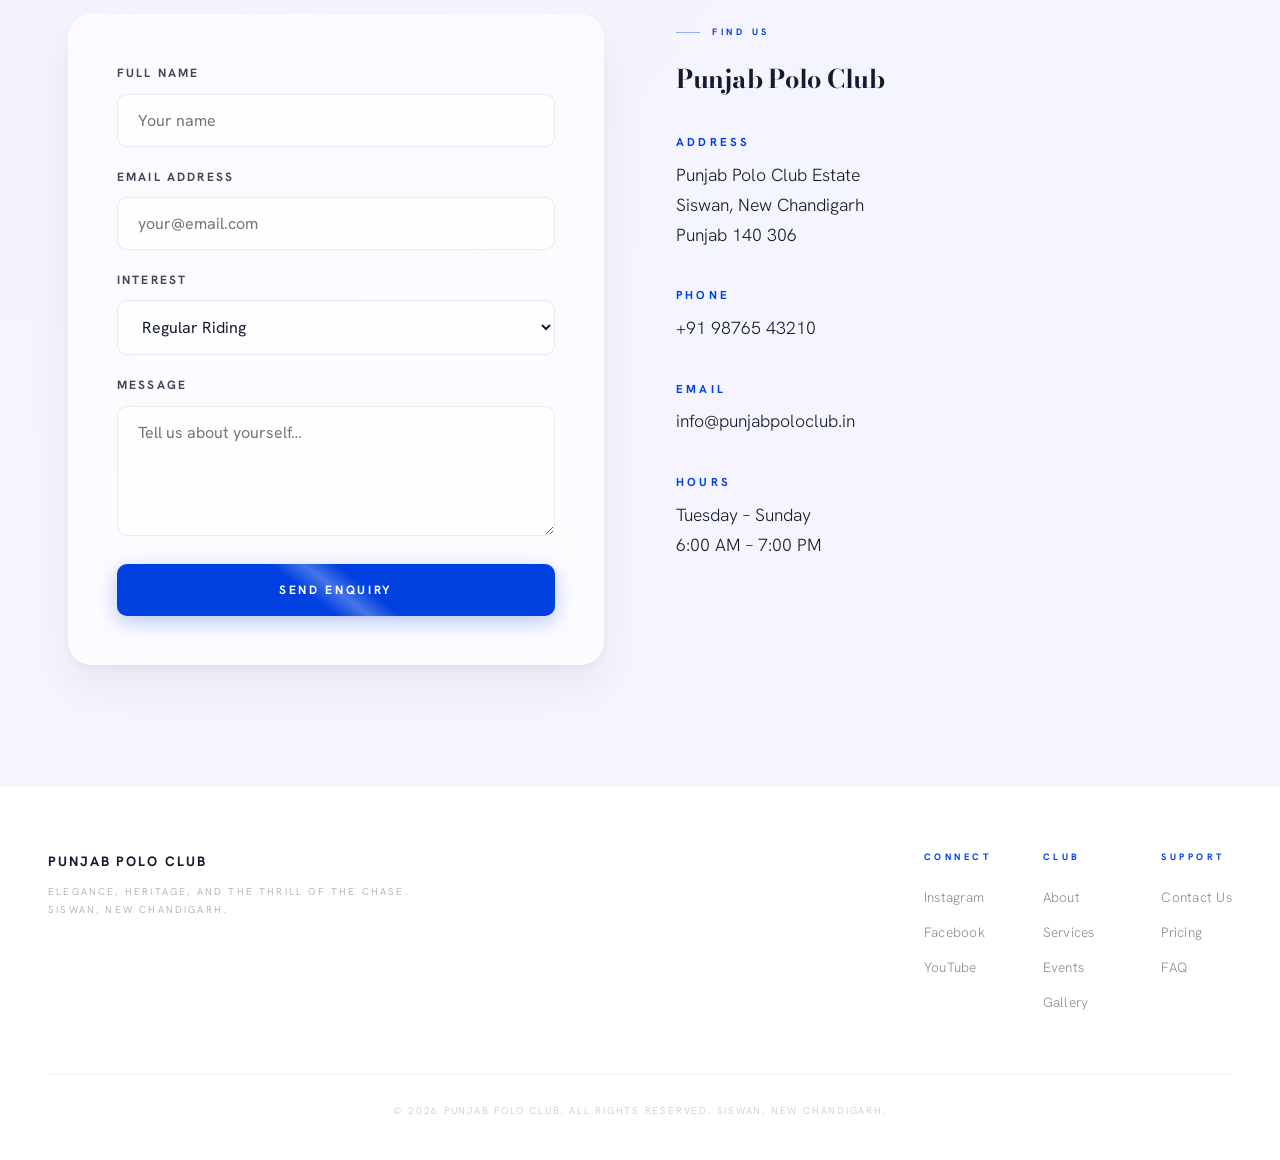
<file: punjab-polo-club.html>
<!DOCTYPE html>
<html lang="en">
<head>
<meta charset="UTF-8"/>
<meta name="viewport" content="width=device-width, initial-scale=1.0"/>
<meta name="description" content="Punjab Polo Club — The premier polo club of Siswan, New Chandigarh."/>
<title>Punjab Polo Club — Siswan, New Chandigarh</title>
<link rel="preconnect" href="https://fonts.googleapis.com"/>
<link href="https://fonts.googleapis.com/css2?family=Bodoni+Moda:ital,wght@0,400..900;1,400..900&family=Hanken+Grotesk:ital,wght@0,100..900;1,100..900&display=swap" rel="stylesheet"/>
<style>
:root {
  --primary:       #0040e0;
  --primary-mid:   #2e5bff;
  --on-primary:    #ffffff;
  --surface:       #faf8ff;
  --surface-low:   #f2f3ff;
  --surface-container: #eaedff;
  --on-surface:    #131b2e;
  --on-surface-variant: #434656;
  --outline:       #747688;
  --outline-variant: #c4c5d9;
  --white:         #ffffff;
  --font-display:  'Bodoni Moda', Georgia, serif;
  --font-body:     'Hanken Grotesk', sans-serif;
  --transition:    0.4s cubic-bezier(0.2, 0.8, 0.2, 1);
}

*, *::before, *::after { box-sizing: border-box; margin: 0; padding: 0; }
html { scroll-behavior: smooth; font-size: 16px; }
body {
  background-color: var(--surface);
  background-image: radial-gradient(circle at 60% 10%, rgba(18,74,240,0.04) 0%, transparent 60%),
                    radial-gradient(circle at 10% 80%, rgba(18,74,240,0.03) 0%, transparent 50%);
  color: var(--on-surface);
  font-family: var(--font-body);
  font-weight: 300;
  line-height: 1.7;
  overflow-x: hidden;
}
img { display: block; max-width: 100%; }
a { color: inherit; text-decoration: none; }
ul { list-style: none; }

/* GLASS */
.glass {
  background: rgba(255,255,255,0.65);
  backdrop-filter: blur(24px);
  -webkit-backdrop-filter: blur(24px);
  border: 1px solid rgba(255,255,255,0.55);
  box-shadow: 0 4px 6px rgba(0,0,0,0.04), 0 20px 40px rgba(0,0,0,0.06);
}
.glass-dark {
  background: rgba(18,27,46,0.82);
  backdrop-filter: blur(24px);
  -webkit-backdrop-filter: blur(24px);
  border: 1px solid rgba(255,255,255,0.08);
  box-shadow: 0 20px 60px rgba(0,0,0,0.3);
}
.royal-glow { box-shadow: 0 0 50px rgba(18,74,240,0.08); }
.royal-glow-hover:hover { box-shadow: 0 0 70px rgba(18,74,240,0.16); }

/* SHIMMER BUTTON */
.shimmer { position: relative; overflow: hidden; }
.shimmer::after {
  content: '';
  position: absolute;
  top: -50%; left: -50%;
  width: 200%; height: 200%;
  background: linear-gradient(to bottom right,
    rgba(255,255,255,0) 40%,
    rgba(255,255,255,0.28) 50%,
    rgba(255,255,255,0) 60%);
  transform: rotate(45deg);
  animation: shimmer 5s infinite;
}
@keyframes shimmer {
  0%   { transform: translate(-120%,-120%) rotate(45deg); }
  20%  { transform: translate(120%,120%) rotate(45deg); }
  100% { transform: translate(120%,120%) rotate(45deg); }
}

/* ANIMATIONS */
@keyframes float {
  0%,100% { transform: translateY(0); }
  50%      { transform: translateY(-14px); }
}
@keyframes fadeUp {
  from { opacity:0; transform:translateY(32px); }
  to   { opacity:1; transform:translateY(0); }
}
@keyframes loadBar {
  from { left:-100%; }
  to   { left:100%; }
}
.animate-float { animation: float 7s ease-in-out infinite; }
.fade-up { opacity:0; transform:translateY(32px); transition: opacity 1s var(--transition), transform 1s var(--transition); }
.fade-up.visible { opacity:1; transform:translateY(0); }

/* LOADER */
#loader {
  position: fixed; inset: 0; z-index: 9999;
  background: var(--surface);
  display: flex; flex-direction: column; align-items: center; justify-content: center; gap: 28px;
  transition: opacity .7s ease, visibility .7s ease;
}
#loader.hidden { opacity: 0; visibility: hidden; }
.loader-bar {
  width: 180px; height: 1px;
  background: rgba(0,64,224,0.12);
  position: relative; overflow: hidden;
}
.loader-bar::after {
  content: ''; position: absolute; left: -100%; top: 0;
  width: 100%; height: 100%;
  background: var(--primary);
  animation: loadBar 1.6s ease forwards;
}
.loader-text {
  font-family: var(--font-body);
  font-size: .6rem; letter-spacing: .4em;
  color: rgba(19,27,46,0.4);
  text-transform: uppercase;
}

/* NAV */
nav {
  position: fixed; top: 0; left: 0; right: 0; z-index: 1000;
  display: flex; align-items: center; justify-content: space-between;
  padding: 0 48px; height: 76px;
  background: rgba(255,255,255,0.55);
  backdrop-filter: blur(28px);
  -webkit-backdrop-filter: blur(28px);
  border-bottom: 1px solid rgba(0,0,0,0.05);
  transition: background var(--transition), height var(--transition);
}
nav.scrolled { background: rgba(255,255,255,0.88); height: 64px; }
.nav-brand {
  font-family: var(--font-body);
  font-size: .8rem; font-weight: 700;
  letter-spacing: .14em; text-transform: uppercase;
  color: var(--on-surface);
  display: flex; align-items: center; gap: 12px;
}
.nav-brand img, .nav-brand .crest-wrap { width: 40px; height: 40px; object-fit: contain; }
.nav-links { display: flex; align-items: center; gap: 36px; }
.nav-links a {
  font-size: .68rem; font-weight: 600; letter-spacing: .18em;
  text-transform: uppercase; color: rgba(19,27,46,0.55);
  transition: color var(--transition);
}
.nav-links a:hover, .nav-links a.active { color: var(--primary); }
.nav-links a.active { border-bottom: 1px solid rgba(0,64,224,0.4); padding-bottom: 2px; }
.nav-cta {
  font-size: .65rem; font-weight: 700; letter-spacing: .18em;
  text-transform: uppercase;
  background: var(--primary); color: var(--white);
  padding: 10px 24px; border-radius: 9999px;
  transition: all var(--transition);
  box-shadow: 0 4px 18px rgba(0,64,224,0.25);
}
.nav-cta:hover { background: var(--primary-mid); transform: translateY(-1px); box-shadow: 0 8px 28px rgba(0,64,224,0.35); }
.nav-hamburger { display: none; flex-direction: column; gap: 5px; cursor: pointer; padding: 4px; }
.nav-hamburger span { display: block; width: 22px; height: 1.5px; background: var(--on-surface); border-radius: 1px; transition: var(--transition); }
.mobile-menu {
  position: fixed; inset: 0; z-index: 999;
  background: rgba(255,255,255,0.96);
  backdrop-filter: blur(32px);
  display: flex; flex-direction: column; align-items: center; justify-content: center; gap: 32px;
  transform: translateX(100%); transition: transform .5s cubic-bezier(.77,0,.175,1);
}
.mobile-menu.open { transform: translateX(0); }
.mobile-menu a { font-family: var(--font-display); font-size: 2rem; color: var(--on-surface); transition: color var(--transition); }
.mobile-menu a:hover { color: var(--primary); }
.mobile-close { position: absolute; top: 28px; right: 28px; background: none; border: 1px solid rgba(0,0,0,.1); color: var(--on-surface); width: 40px; height: 40px; font-size: 1.1rem; cursor: pointer; border-radius: 50%; }

/* HERO */
.hero {
  min-height: 100vh;
  display: flex; align-items: center; justify-content: center;
  position: relative; overflow: hidden;
  background: linear-gradient(180deg, rgba(255,255,255,0) 0%, rgba(250,248,255,0.6) 100%);
}
.hero-bg {
  position: absolute; inset: 0; z-index: 0;
  background: radial-gradient(ellipse at 50% 0%, rgba(0,64,224,0.06) 0%, transparent 70%);
}
.hero-content {
  position: relative; z-index: 2;
  text-align: center;
  padding: 120px 24px 160px;
  max-width: 900px;
}
.hero-crest {
  width: 200px; height: 200px;
  margin: 0 auto 48px;
  filter: drop-shadow(0 20px 48px rgba(0,64,224,0.12));
}
.hero-rule {
  display: flex; align-items: center; gap: 16px;
  justify-content: center; margin-bottom: 28px;
}
.hero-rule-line { width: 56px; height: 1px; background: rgba(0,64,224,0.2); }
.hero-rule span {
  font-family: var(--font-body);
  font-size: .58rem; letter-spacing: .42em;
  color: var(--primary); text-transform: uppercase; font-weight: 600;
}
.hero h1 {
  font-family: var(--font-display);
  font-size: clamp(2.6rem, 7vw, 5rem);
  font-weight: 700; color: var(--on-surface);
  line-height: 1.1; letter-spacing: -.02em;
  margin-bottom: 24px;
}
.hero h1 em {
  font-style: italic; color: var(--primary);
  font-weight: 400;
}
.hero-sub {
  font-family: var(--font-body);
  font-size: clamp(1rem, 2.2vw, 1.15rem);
  color: var(--on-surface-variant);
  margin-bottom: 56px;
  max-width: 520px; margin-left: auto; margin-right: auto;
  line-height: 1.75; font-weight: 300; letter-spacing: .02em;
}
.hero-actions { display: flex; align-items: center; justify-content: center; gap: 16px; flex-wrap: wrap; }
.btn-glass {
  display: inline-flex; align-items: center; gap: 8px;
  padding: 15px 36px; border-radius: 9999px;
  font-family: var(--font-body); font-size: .65rem; font-weight: 600;
  letter-spacing: .22em; text-transform: uppercase;
  background: rgba(255,255,255,0.7);
  border: 1px solid rgba(0,0,0,0.07);
  color: var(--on-surface);
  backdrop-filter: blur(12px);
  transition: all var(--transition);
  box-shadow: 0 4px 20px rgba(0,0,0,0.06);
}
.btn-glass:hover { background: rgba(255,255,255,0.95); transform: translateY(-2px); box-shadow: 0 10px 32px rgba(0,64,224,0.12); }
.btn-primary-pill {
  display: inline-flex; align-items: center; gap: 8px;
  padding: 15px 36px; border-radius: 9999px;
  font-family: var(--font-body); font-size: .65rem; font-weight: 700;
  letter-spacing: .22em; text-transform: uppercase;
  background: var(--primary); color: var(--white);
  transition: all var(--transition);
  box-shadow: 0 6px 24px rgba(0,64,224,0.3);
}
.btn-primary-pill:hover { background: var(--primary-mid); transform: translateY(-2px); box-shadow: 0 12px 36px rgba(0,64,224,0.4); }

/* HERO STATS */
.hero-stats {
  position: absolute; bottom: 0; left: 0; right: 0;
  background: rgba(255,255,255,0.6);
  backdrop-filter: blur(24px);
  -webkit-backdrop-filter: blur(24px);
  border-top: 1px solid rgba(0,0,0,0.05);
  display: flex; justify-content: center;
}
.hero-stat {
  flex: 1; max-width: 260px;
  padding: 32px 20px; text-align: center;
  border-right: 1px solid rgba(0,0,0,0.05);
}
.hero-stat:last-child { border-right: none; }
.hero-stat .num {
  font-family: var(--font-display);
  font-size: 2.8rem; font-weight: 400;
  color: var(--primary); line-height: 1;
  letter-spacing: -.02em;
}
.hero-stat .label {
  font-family: var(--font-body);
  font-size: .58rem; letter-spacing: .28em;
  text-transform: uppercase; color: var(--on-surface-variant);
  margin-top: 10px; font-weight: 500;
}

/* SCROLL INDICATOR */
.scroll-hint {
  position: absolute; bottom: 110px; left: 50%; transform: translateX(-50%);
  display: flex; flex-direction: column; align-items: center; gap: 8px;
  opacity: 0.3; animation: bounce 2s ease-in-out infinite;
}
@keyframes bounce { 0%,100%{transform:translateX(-50%) translateY(0)} 50%{transform:translateX(-50%) translateY(8px)} }
.scroll-hint::after { content: ''; width: 1px; height: 40px; background: var(--primary); display: block; }

/* CONTAINER */
.container { max-width: 1240px; margin: 0 auto; padding: 0 48px; }

/* EYEBROW */
.eyebrow {
  display: inline-flex; align-items: center; gap: 12px; margin-bottom: 16px;
}
.eyebrow span {
  font-family: var(--font-body); font-size: .58rem; font-weight: 700;
  letter-spacing: .4em; text-transform: uppercase; color: var(--primary);
}
.eyebrow-line { width: 24px; height: 1px; background: var(--primary); opacity: .4; }

/* SECTION TITLE */
.section-title {
  font-family: var(--font-display);
  font-size: clamp(1.9rem, 4vw, 2.8rem);
  font-weight: 700; color: var(--on-surface);
  line-height: 1.2; letter-spacing: -.02em;
  margin-bottom: 16px;
}
.section-title em { font-style: italic; color: var(--primary); font-weight: 400; }
.section-desc {
  font-family: var(--font-body); font-size: 1.05rem;
  color: var(--on-surface-variant); max-width: 560px;
  margin: 0 auto; line-height: 1.85; font-weight: 300;
}
.section-header { text-align: center; margin-bottom: 72px; }

/* ABOUT */
.about { padding: 120px 0; background: transparent; }
.about-grid { display: grid; grid-template-columns: 1fr 1fr; gap: 72px; align-items: center; }
.about-glass-card {
  padding: 56px 48px; border-radius: 24px;
}
.about-stats-row {
  display: grid; grid-template-columns: repeat(3,1fr); gap: 24px;
  margin-top: 48px; padding-top: 40px;
  border-top: 1px solid rgba(0,0,0,0.05);
}
.about-stat-num {
  font-family: var(--font-display); font-size: 2.4rem;
  font-weight: 400; color: var(--primary); line-height: 1;
}
.about-stat-label {
  font-size: .55rem; letter-spacing: .22em;
  text-transform: uppercase; color: var(--on-surface-variant);
  margin-top: 8px; font-weight: 500;
}
.about-visual { position: relative; }
.about-img-frame {
  border-radius: 20px; overflow: hidden; padding: 12px;
}
.about-img-inner {
  width: 100%; aspect-ratio: 4/5;
  background: linear-gradient(135deg, var(--surface-container, #eaedff), rgba(0,64,224,0.15));
  border-radius: 12px;
  display: flex; align-items: center; justify-content: center;
  overflow: hidden;
}
.about-pillars { display: grid; grid-template-columns: 1fr 1fr; gap: 20px; margin-top: 36px; }
.pillar { padding-left: 16px; border-left: 2px solid rgba(0,64,224,0.25); }
.pillar .p-title {
  font-family: var(--font-body); font-size: .8rem;
  font-weight: 700; color: var(--on-surface);
  margin-bottom: 4px; letter-spacing: .03em;
}
.pillar .p-desc { font-size: .72rem; color: var(--on-surface-variant); line-height: 1.6; }
.about-content p {
  font-family: var(--font-body); font-size: 1rem;
  color: var(--on-surface-variant); line-height: 1.85;
  margin-bottom: 18px; font-weight: 300;
}

/* SERVICES */
.services { padding: 120px 0; background: rgba(242,243,255,0.4); }
.services-grid { display: grid; grid-template-columns: repeat(3,1fr); gap: 20px; align-items: stretch; }
.service-card {
  border-radius: 24px; padding: 44px 36px;
  position: relative; display: flex; flex-direction: column;
  transition: transform var(--transition), box-shadow var(--transition);
}
.service-card:hover { transform: translateY(-8px); }
.service-card.featured {
  background: rgba(19,27,46,0.88) !important;
  border: 1px solid rgba(255,255,255,0.1) !important;
  box-shadow: 0 24px 64px rgba(0,0,0,0.25) !important;
}
.service-card.featured .card-tag { color: rgba(255,255,255,0.5); background: rgba(255,255,255,0.08); }
.service-card.featured .card-title { color: var(--white); }
.service-card.featured .card-sub { color: rgba(255,255,255,0.5); }
.service-card.featured .card-sep { background: rgba(255,255,255,0.1); }
.service-card.featured .card-feature { color: rgba(255,255,255,0.85); }
.service-card.featured .check { border-color: rgba(255,255,255,0.3); }
.service-card.featured .check::after { color: var(--white); }
.service-card.featured .card-note { color: rgba(255,255,255,0.4); }
.service-card.featured .card-btn-outline {
  border-color: rgba(255,255,255,0.25); color: var(--white);
}
.service-card.featured .card-btn-outline:hover {
  background: rgba(255,255,255,0.1);
}
.featured-pill {
  position: absolute; top: -14px; left: 50%; transform: translateX(-50%);
  background: var(--primary); color: var(--white);
  font-family: var(--font-body); font-size: .55rem; font-weight: 700;
  letter-spacing: .25em; text-transform: uppercase;
  padding: 6px 20px; border-radius: 9999px;
  white-space: nowrap; box-shadow: 0 4px 16px rgba(0,64,224,0.35);
}
.card-tag {
  display: inline-block; font-size: .62rem; font-weight: 700;
  letter-spacing: .25em; text-transform: uppercase;
  color: var(--primary); background: rgba(0,64,224,0.08);
  padding: 5px 14px; border-radius: 9999px; margin-bottom: 16px;
}
.card-title {
  font-family: var(--font-display); font-size: 1.75rem;
  color: var(--on-surface); line-height: 1.2;
  margin-bottom: 8px; letter-spacing: -.01em;
}
.card-sub { font-size: .88rem; color: var(--on-surface-variant); font-style: italic; margin-bottom: 22px; }
.card-sep { height: 1px; background: rgba(0,0,0,0.06); margin: 22px 0; }
.card-features { display: flex; flex-direction: column; gap: 18px; margin-bottom: 36px; }
.card-feature {
  display: flex; align-items: flex-start; gap: 12px;
  font-size: 1rem; color: var(--on-surface-variant); line-height: 1.5;
}
.card-feature strong { color: var(--on-surface); font-weight: 600; }
.check {
  width: 18px; height: 18px; flex-shrink: 0;
  border: 1.5px solid rgba(0,64,224,0.3); border-radius: 50%;
  display: flex; align-items: center; justify-content: center;
  margin-top: 1px; background: rgba(0,64,224,0.05);
}
.check::after { content: '✓'; font-size: .55rem; color: var(--primary); font-weight: 700; }
.card-note { font-size: .8rem; color: var(--on-surface-variant); opacity: .6; margin-bottom: 28px; font-style: italic; }
.card-btn-solid, .card-btn-outline { margin-top: auto; }
.card-btn-solid {
  display: block; text-align: center;
  padding: 14px 24px; border-radius: 12px;
  font-family: var(--font-body); font-size: .65rem; font-weight: 700;
  letter-spacing: .18em; text-transform: uppercase;
  background: var(--primary); color: var(--white);
  transition: all var(--transition);
  box-shadow: 0 6px 20px rgba(0,64,224,0.28);
}
.card-btn-solid:hover { background: var(--primary-mid); box-shadow: 0 10px 28px rgba(0,64,224,0.4); transform: translateY(-1px); }
.card-btn-outline {
  display: block; text-align: center;
  padding: 14px 24px; border-radius: 12px;
  font-family: var(--font-body); font-size: .65rem; font-weight: 600;
  letter-spacing: .18em; text-transform: uppercase;
  border: 1.5px solid rgba(0,64,224,0.2); color: var(--primary);
  transition: all var(--transition);
}
.card-btn-outline:hover { background: rgba(0,64,224,0.05); border-color: rgba(0,64,224,0.4); }
.services-note {
  text-align: center; margin-top: 40px;
  font-size: .7rem; letter-spacing: .14em; text-transform: uppercase;
  color: var(--outline); font-weight: 500;
}

/* EVENTS */
.events { padding: 120px 0; }
.events-scroll {
  display: flex; gap: 24px;
  overflow-x: auto; padding-bottom: 16px;
  scrollbar-width: none;
}
.events-scroll::-webkit-scrollbar { display: none; }
.event-card {
  min-width: 380px; border-radius: 24px; overflow: hidden;
  transition: transform var(--transition);
  flex-shrink: 0;
}
.event-card:hover { transform: translateY(-6px); }
.event-img {
  height: 220px; position: relative; overflow: hidden;
  background: linear-gradient(135deg, #0040e0, #2e5bff);
  display: flex; align-items: center; justify-content: center;
}
.event-img svg { opacity: .35; }
.event-pill {
  position: absolute; top: 16px; left: 16px;
  background: rgba(255,255,255,0.75);
  backdrop-filter: blur(10px);
  font-size: .55rem; font-weight: 700; letter-spacing: .15em;
  text-transform: uppercase; color: var(--on-surface);
  padding: 5px 14px; border-radius: 9999px;
  border: 1px solid rgba(255,255,255,0.8);
}
.event-body { padding: 32px; }
.event-date {
  font-size: .62rem; font-weight: 700; letter-spacing: .2em;
  text-transform: uppercase; color: var(--primary); margin-bottom: 10px;
}
.event-title {
  font-family: var(--font-display); font-size: 1.3rem;
  color: var(--on-surface); margin-bottom: 12px; letter-spacing: -.01em;
}
.event-desc { font-size: .82rem; color: var(--on-surface-variant); line-height: 1.65; margin-bottom: 24px; font-weight: 300; }
.event-btn {
  display: block; text-align: center; padding: 12px 24px;
  border: 1.5px solid rgba(0,64,224,0.2); border-radius: 10px;
  font-size: .62rem; font-weight: 700; letter-spacing: .18em;
  text-transform: uppercase; color: var(--primary);
  transition: all var(--transition);
}
.event-btn:hover { background: var(--primary); color: var(--white); border-color: var(--primary); }
.events-header {
  display: flex; justify-content: space-between; align-items: flex-end;
  margin-bottom: 40px; flex-wrap: wrap; gap: 16px;
}
.scroll-arrows { display: flex; gap: 10px; }
.arrow-btn {
  width: 48px; height: 48px; border-radius: 50%;
  background: rgba(255,255,255,0.65); backdrop-filter: blur(12px);
  border: 1px solid rgba(0,0,0,0.06);
  display: flex; align-items: center; justify-content: center;
  cursor: pointer; transition: all var(--transition);
  font-size: 1.1rem; color: var(--on-surface);
}
.arrow-btn:hover { background: var(--white); box-shadow: 0 4px 16px rgba(0,0,0,0.1); }

/* CTA SECTION */
.cta-section { padding: 140px 0; }
.cta-glass {
  max-width: 900px; margin: 0 auto;
  border-radius: 48px; padding: 80px 64px;
  text-align: center; position: relative; overflow: hidden;
}
.cta-glow {
  position: absolute; border-radius: 50%; pointer-events: none;
  background: rgba(0,64,224,0.05);
}
.cta-glow.tl { width: 300px; height: 300px; top: -80px; left: -80px; filter: blur(80px); }
.cta-glow.br { width: 300px; height: 300px; bottom: -80px; right: -80px; filter: blur(80px); }
.cta-icon {
  width: 56px; height: 56px; margin: 0 auto 28px;
  background: rgba(0,64,224,0.08); border-radius: 50%;
  display: flex; align-items: center; justify-content: center;
}
.cta-icon svg { color: var(--primary); }
.cta-title {
  font-family: var(--font-display); font-size: clamp(1.8rem,4vw,2.6rem);
  font-weight: 700; letter-spacing: -.02em;
  color: var(--on-surface); margin-bottom: 20px;
}
.cta-desc {
  font-size: 1.05rem; color: var(--on-surface-variant);
  max-width: 600px; margin: 0 auto 48px;
  line-height: 1.85; font-weight: 300;
}
.cta-actions { display: flex; justify-content: center; gap: 16px; flex-wrap: wrap; }

/* GALLERY */
.gallery { padding: 120px 0; background: rgba(242,243,255,0.35); }
.gallery-grid {
  display: grid;
  grid-template-columns: repeat(3,1fr);
  grid-template-rows: auto auto;
  gap: 16px;
}
.gallery-item {
  border-radius: 16px; overflow: hidden;
  position: relative; cursor: pointer;
  background: linear-gradient(135deg, #eaedff, #d2d9f4);
  aspect-ratio: 4/3;
  display: flex; align-items: center; justify-content: center;
}
.gallery-item:first-child { grid-column: span 2; aspect-ratio: 16/9; }
.g-placeholder { width: 100%; height: 100%; display: flex; align-items: center; justify-content: center; }
.g-overlay {
  position: absolute; inset: 0;
  background: rgba(19,27,46,0);
  display: flex; align-items: flex-end; padding: 20px;
  transition: background var(--transition);
}
.gallery-item:hover .g-overlay { background: rgba(19,27,46,0.45); }
.g-caption {
  font-size: .7rem; letter-spacing: .1em; text-transform: uppercase;
  color: var(--white); font-weight: 600;
  opacity: 0; transform: translateY(8px);
  transition: all var(--transition);
}
.gallery-item:hover .g-caption { opacity: 1; transform: translateY(0); }

/* CONTACT */
.contact { padding: 120px 0; }
.contact-grid { display: grid; grid-template-columns: 1fr 1fr; gap: 72px; align-items: start; }
.contact-form-wrap { border-radius: 24px; padding: 48px; }
.form-group { margin-bottom: 20px; }
.form-label {
  display: block; font-size: .75rem; font-weight: 700;
  letter-spacing: .18em; text-transform: uppercase;
  color: var(--on-surface-variant); margin-bottom: 10px;
}
.form-input {
  width: 100%; padding: 15px 20px;
  background: rgba(255,255,255,0.6);
  border: 1px solid rgba(0,0,0,0.08); border-radius: 10px;
  font-family: var(--font-body); font-size: 1rem;
  color: var(--on-surface); outline: none;
  transition: border-color var(--transition);
}
.form-input:focus { border-color: var(--primary); background: rgba(255,255,255,0.9); }
textarea.form-input { resize: vertical; min-height: 130px; }
.form-submit {
  width: 100%; padding: 18px;
  background: var(--primary); color: var(--white);
  border: none; border-radius: 10px; cursor: pointer;
  font-family: var(--font-body); font-size: .75rem; font-weight: 700;
  letter-spacing: .22em; text-transform: uppercase;
  transition: all var(--transition);
  box-shadow: 0 6px 20px rgba(0,64,224,0.28);
}
.form-submit:hover { background: var(--primary-mid); transform: translateY(-1px); box-shadow: 0 10px 28px rgba(0,64,224,0.38); }
.contact-info { display: flex; flex-direction: column; gap: 36px; margin-top: 20px; }
.contact-info-item .ci-label {
  font-size: .72rem; font-weight: 700; letter-spacing: .28em;
  text-transform: uppercase; color: var(--primary); margin-bottom: 8px;
}
.contact-info-item .ci-value {
  font-family: var(--font-body); font-size: 1.1rem;
  color: var(--on-surface); line-height: 1.7;
}

/* FOOTER */
footer {
  background: var(--white);
  border-top: 1px solid rgba(0,0,0,0.05);
  padding: 64px 48px 40px;
}
.footer-inner {
  max-width: 1240px; margin: 0 auto;
  display: grid; grid-template-columns: 1fr auto; gap: 48px;
  align-items: start;
}
.footer-brand-name {
  font-family: var(--font-body); font-size: .85rem; font-weight: 700;
  letter-spacing: .14em; text-transform: uppercase;
  color: var(--on-surface); margin-bottom: 10px;
}
.footer-brand-tag {
  font-size: .62rem; letter-spacing: .22em; text-transform: uppercase;
  color: var(--on-surface-variant); opacity: .5; line-height: 1.8;
}
.footer-links { display: grid; grid-template-columns: repeat(3,1fr); gap: 48px; }
.footer-col-title {
  font-size: .58rem; font-weight: 700; letter-spacing: .38em;
  text-transform: uppercase; color: var(--primary); margin-bottom: 20px;
}
.footer-col a {
  display: block; font-size: .85rem; color: rgba(19,27,46,0.5);
  margin-bottom: 12px; font-weight: 300; letter-spacing: .02em;
  transition: color var(--transition);
}
.footer-col a:hover { color: var(--primary); }
.footer-copy {
  max-width: 1240px; margin: 48px auto 0;
  padding-top: 28px; border-top: 1px solid rgba(0,0,0,0.05);
  font-size: .62rem; letter-spacing: .18em;
  text-transform: uppercase; color: rgba(19,27,46,0.25);
  text-align: center;
}

/* TOAST */
.toast {
  position: fixed; bottom: 32px; left: 50%; transform: translateX(-50%) translateY(20px);
  background: var(--on-surface); color: var(--white);
  padding: 14px 28px; border-radius: 12px;
  font-size: .8rem; font-weight: 500; letter-spacing: .04em;
  opacity: 0; transition: all var(--transition); z-index: 9000; white-space: nowrap;
}
.toast.show { opacity: 1; transform: translateX(-50%) translateY(0); }

/* LIGHTBOX */
#lightbox {
  position: fixed; inset: 0; z-index: 8000;
  background: rgba(19,27,46,0.92);
  backdrop-filter: blur(16px);
  display: none; align-items: center; justify-content: center;
}
#lightbox.open { display: flex; }
#lightboxClose {
  position: absolute; top: 24px; right: 28px;
  background: rgba(255,255,255,0.1); border: 1px solid rgba(255,255,255,0.15);
  color: var(--white); width: 44px; height: 44px; border-radius: 50%;
  font-size: 1.1rem; cursor: pointer;
}
#lightboxCaption {
  position: absolute; bottom: 32px; left: 50%; transform: translateX(-50%);
  font-size: .72rem; letter-spacing: .18em; text-transform: uppercase;
  color: rgba(255,255,255,0.6); font-weight: 500;
}

/* RESPONSIVE */
@media(max-width:1024px){
  .about-grid,.contact-grid { grid-template-columns: 1fr; gap: 48px; }
  .services-grid { grid-template-columns: 1fr; max-width: 480px; margin: 0 auto; }
  .gallery-grid { grid-template-columns: repeat(2,1fr); }
  .gallery-item:first-child { grid-column: span 2; }
}
@media(max-width:768px){
  nav { padding: 0 20px; }
  .nav-links,.nav-cta { display: none; }
  .nav-hamburger { display: flex; }
  .container { padding: 0 20px; }
  .hero-content { padding: 100px 20px 140px; }
  .hero h1 { font-size: 2.2rem; }
  .hero-stat { max-width: none; flex: 1; min-width: 80px; }
  .hero-stat .num { font-size: 1.8rem; }
  .about { padding: 80px 0; }
  .services { padding: 80px 0; }
  .events { padding: 80px 0; }
  .cta-section { padding: 80px 0; }
  .cta-glass { padding: 48px 24px; border-radius: 28px; }
  .gallery-grid { grid-template-columns: 1fr; }
  .gallery-item:first-child { grid-column: span 1; aspect-ratio: 4/3; }
  .contact { padding: 80px 0; }
  footer { padding: 48px 20px 32px; }
  .footer-inner { grid-template-columns: 1fr; }
  .footer-links { grid-template-columns: repeat(2,1fr); gap: 32px; }
  .event-card { min-width: 300px; }
  .about-glass-card { padding: 36px 28px; }
}
</style>
</head>
<body>

<!-- LOADER -->
<div id="loader">
  <svg width="72" height="72" viewBox="0 0 200 200" fill="none">
    <circle cx="100" cy="100" r="90" stroke="rgba(0,64,224,0.1)" stroke-width="1"/>
    <path d="M100 40 L115 70 H145 L122 88 L130 120 L100 102 L70 120 L78 88 L55 70 H85 Z" fill="none" stroke="rgba(0,64,224,0.3)" stroke-width="1.5"/>
    <circle cx="100" cy="100" r="60" stroke="rgba(0,64,224,0.07)" stroke-width="1"/>
  </svg>
  <div class="loader-bar"></div>
  <div class="loader-text">Punjab Polo Club</div>
</div>

<!-- NAV -->
<nav id="mainNav">
  <div class="nav-brand">
    <!-- Replace with: <img src="images/logo.png" alt="PPC"/> -->
    <svg width="36" height="36" viewBox="0 0 200 200" fill="none">
      <circle cx="100" cy="100" r="95" stroke="#0040e0" stroke-width="1.5" fill="none"/>
      <path d="M100 35 L112 68 H145 L119 87 L129 120 L100 101 L71 120 L81 87 L55 68 H88 Z" fill="none" stroke="#0040e0" stroke-width="2"/>
      <text x="100" y="155" text-anchor="middle" font-family="serif" font-size="14" fill="#0040e0" font-weight="bold" letter-spacing="4">PUNJAB</text>
      <text x="100" y="173" text-anchor="middle" font-family="serif" font-size="9" fill="rgba(0,64,224,0.5)" letter-spacing="5">POLO CLUB</text>
    </svg>
    Punjab Polo Club
  </div>
  <div class="nav-links">
    <a href="#about">Club</a>
    <a href="#membership">Services</a>
    <a href="#events">Events</a>
    <a href="#gallery">Gallery</a>
    <a href="#contact">Contact</a>
  </div>
  <a href="#contact" class="nav-cta shimmer">Join Club</a>
  <div class="nav-hamburger" id="hamburger">
    <span></span><span></span><span></span>
  </div>
</nav>

<!-- MOBILE MENU -->
<div class="mobile-menu" id="mobileMenu">
  <button class="mobile-close" id="mobileClose">✕</button>
  <a href="#about">Club</a>
  <a href="#membership">Services</a>
  <a href="#events">Events</a>
  <a href="#gallery">Gallery</a>
  <a href="#contact">Contact</a>
</div>

<!-- HERO -->
<section class="hero" id="home">
  <div class="hero-bg"></div>
  <div class="hero-content">
    <div class="hero-crest animate-float">
      <svg viewBox="0 0 200 200" fill="none" xmlns="http://www.w3.org/2000/svg">
        <!-- Outer ring -->
        <circle cx="100" cy="100" r="96" stroke="rgba(0,64,224,0.15)" stroke-width="1"/>
        <circle cx="100" cy="100" r="88" stroke="rgba(0,64,224,0.08)" stroke-width="1"/>
        <!-- Crown -->
        <path d="M72 52 L80 38 L100 48 L120 38 L128 52 L124 64 H76 Z" fill="none" stroke="#0040e0" stroke-width="1.5"/>
        <circle cx="80" cy="38" r="3" fill="#0040e0" fill-opacity=".4"/>
        <circle cx="100" cy="34" r="3.5" fill="#0040e0" fill-opacity=".6"/>
        <circle cx="120" cy="38" r="3" fill="#0040e0" fill-opacity=".4"/>
        <!-- Shield -->
        <path d="M68 70 H132 V128 Q100 148 68 128 Z" fill="rgba(0,64,224,0.06)" stroke="#0040e0" stroke-width="1.5"/>
        <line x1="100" y1="70" x2="100" y2="148" stroke="#0040e0" stroke-width=".8" stroke-opacity=".3"/>
        <line x1="68" y1="109" x2="132" y2="109" stroke="#0040e0" stroke-width=".8" stroke-opacity=".3"/>
        <!-- Horse left -->
        <path d="M78,95 Q74,88 78,83 Q82,80 86,83 L90,90 L88,100 L82,102 Z" fill="rgba(0,64,224,0.2)" stroke="#0040e0" stroke-width="1"/>
        <!-- Horse right (mirrored) -->
        <path d="M122,95 Q126,88 122,83 Q118,80 114,83 L110,90 L112,100 L118,102 Z" fill="rgba(0,64,224,0.2)" stroke="#0040e0" stroke-width="1"/>
        <!-- Crossed mallets -->
        <line x1="76" y1="155" x2="124" y2="115" stroke="#0040e0" stroke-width="2" stroke-linecap="round"/>
        <line x1="124" y1="155" x2="76" y2="115" stroke="#0040e0" stroke-width="2" stroke-linecap="round"/>
        <!-- Banner -->
        <path d="M62,165 Q100,158 138,165 L134,178 Q100,171 66,178 Z" fill="rgba(0,64,224,0.1)" stroke="#0040e0" stroke-width="1"/>
        <text x="100" y="175" text-anchor="middle" font-family="serif" font-size="10" fill="#0040e0" font-weight="bold" letter-spacing="3">PUNJAB</text>
        <!-- Laurels -->
        <path d="M58,110 Q52,100 58,90 Q54,95 52,105 Q54,112 60,115" fill="none" stroke="rgba(0,64,224,0.25)" stroke-width="1.2"/>
        <path d="M142,110 Q148,100 142,90 Q146,95 148,105 Q146,112 140,115" fill="none" stroke="rgba(0,64,224,0.25)" stroke-width="1.2"/>
      </svg>
    </div>
    <div class="hero-rule">
      <div class="hero-rule-line"></div>
      <span>Siswan · New Chandigarh</span>
      <div class="hero-rule-line"></div>
    </div>
    <h1>
      The Sport of Kings,<br>
      <em>The Pride of Punjab.</em>
    </h1>
    <p class="hero-sub">Experience the ultimate in equestrian prestige and elite training at the heart of New Chandigarh — where every ride is a statement.</p>
    <div class="hero-actions">
      <a href="#membership" class="btn-glass shimmer">Explore Services</a>
      <a href="#contact" class="btn-primary-pill shimmer">Join the Club</a>
    </div>
    <div class="scroll-hint"></div>
  </div>
  <!-- STATS BAR -->
  <div class="hero-stats">
    <div class="hero-stat">
      <div class="num" data-target="20" data-suffix="">0</div>
      <div class="label">Acres of Grounds</div>
    </div>
    <div class="hero-stat">
      <div class="num" data-target="100" data-suffix="+">0</div>
      <div class="label">Distinguished Members</div>
    </div>
    <div class="hero-stat">
      <div class="num" data-target="10" data-suffix="+">0</div>
      <div class="label">Polo Horses</div>
    </div>
    <div class="hero-stat">
      <div class="num" data-target="12" data-suffix="">0</div>
      <div class="label">Annual Tournaments</div>
    </div>
  </div>
</section>

<!-- ABOUT -->
<section class="about" id="about">
  <div class="container">
    <div class="about-grid">
      <div class="about-glass-card glass royal-glow fade-up">
        <div class="eyebrow"><div class="eyebrow-line"></div><span>Our Essence</span></div>
        <h2 class="section-title">A New Era Carved<br><em>in Turf</em></h2>
        <div style="margin-top:24px">
          <p>Nestled in the lush foothills of Siswan, New Chandigarh, Punjab Polo Club is a bold new chapter in North India's polo legacy. Our world-class grounds span 20 acres of pristine manicured turf — purpose-built for those who live the sport of kings at the highest level.</p>
          <p>Designed for modern enthusiasts and seasoned equestrians alike, the club brings together elite coaching, championship polo horses, and a community united by a shared passion for horsemanship and the timeless allure of polo.</p>
        </div>
        <div class="about-stats-row">
          <div class="text-center">
            <div class="about-stat-num">20</div>
            <div class="about-stat-label">Acres</div>
          </div>
          <div class="text-center">
            <div class="about-stat-num">100+</div>
            <div class="about-stat-label">Members</div>
          </div>
          <div class="text-center">
            <div class="about-stat-num">12</div>
            <div class="about-stat-label">Tournaments</div>
          </div>
        </div>
      </div>
      <div class="about-visual fade-up" style="transition-delay:.15s">
        <div class="about-img-frame glass">
          <div class="about-img-inner">
            <svg width="120" height="120" viewBox="0 0 200 200" fill="none" opacity=".25">
              <path d="M100 20 L120 70 H175 L132 100 L150 155 L100 122 L50 155 L68 100 L25 70 H80 Z" stroke="#0040e0" stroke-width="2" fill="none"/>
            </svg>
          </div>
        </div>
        <div class="about-pillars" style="margin-top:24px">
          <div class="pillar fade-up" style="transition-delay:.2s">
            <div class="p-title">World-Class Grounds</div>
            <div class="p-desc">20 acres of pristine manicured turf and polo grounds.</div>
          </div>
          <div class="pillar fade-up" style="transition-delay:.25s">
            <div class="p-title">Elite Polo Horses</div>
            <div class="p-desc">10+ championship horses of the finest lineage.</div>
          </div>
          <div class="pillar fade-up" style="transition-delay:.3s">
            <div class="p-title">Expert Coaching</div>
            <div class="p-desc">Professional coaches for all levels — beginner to elite.</div>
          </div>
          <div class="pillar fade-up" style="transition-delay:.35s">
            <div class="p-title">Luxury Clubhouse</div>
            <div class="p-desc">Premium facilities and exclusive member events.</div>
          </div>
        </div>
      </div>
    </div>
  </div>
</section>

<!-- SERVICES & PRICING -->
<section class="services" id="membership">
  <div class="container">
    <div class="section-header">
      <div class="eyebrow fade-up" style="justify-content:center"><div class="eyebrow-line"></div><span>Our Services</span><div class="eyebrow-line"></div></div>
      <h2 class="section-title fade-up">Ride, Train &amp; <em>Excel</em></h2>
      <p class="section-desc fade-up">Three ways to experience Punjab Polo Club. Prices exclusive of taxes. Advanced payment required.</p>
    </div>
    <div class="services-grid">

      <!-- REGULAR RIDING -->
      <div class="service-card glass fade-up">
        <div class="card-tag">Regular Riding</div>
        <div class="card-title">Where Confidence Begins in the Saddle</div>
        <div class="card-sub">From first ride to refined technique</div>
        <div class="card-sep"></div>
        <ul class="card-features">
          <li class="card-feature"><span class="check"></span><span><strong>Per Class</strong> — ₹1,200</span></li>
          <li class="card-feature"><span class="check"></span><span><strong>Per Month</strong> — ₹10,000</span></li>
          <li class="card-feature"><span class="check"></span><span><strong>3 Months</strong> — ₹27,500</span></li>
          <li class="card-feature"><span class="check"></span><span><strong>6 Months</strong> — ₹52,000</span></li>
          <li class="card-feature"><span class="check"></span><span><strong>12 Months</strong> — ₹1,00,000</span></li>
        </ul>
        <div class="card-note">* 6M: 15 days freeze &nbsp;·&nbsp; 12M: 45 days freeze</div>
        <a href="#contact" class="card-btn-outline">Enquire Now</a>
      </div>

      <!-- POLO TRAINING -->
      <div class="service-card glass fade-up" style="transition-delay:.1s">
        <div class="card-tag">Polo Training &amp; Practice</div>
        <div class="card-title">Play the Sport of Kings. Train Like One.</div>
        <div class="card-sub">Elite training for an elite sport</div>
        <div class="card-sep"></div>
        <ul class="card-features">
          <li class="card-feature"><span class="check"></span><span><strong>Per Class</strong> — ₹1,500</span></li>
          <li class="card-feature"><span class="check"></span><span><strong>Per Month</strong> — ₹12,000</span></li>
          <li class="card-feature"><span class="check"></span><span><strong>3 Months</strong> — ₹32,500</span></li>
          <li class="card-feature"><span class="check"></span><span><strong>6 Months</strong> — ₹65,000</span></li>
          <li class="card-feature"><span class="check"></span><span><strong>12 Months</strong> — ₹1,30,000</span></li>
        </ul>
        <div class="card-note">* 6M: 15 days freeze &nbsp;·&nbsp; 12M: 45 days freeze</div>
        <a href="#contact" class="card-btn-outline">Enquire Now</a>
      </div>

      <!-- HORSE RENTAL -->
      <div class="service-card glass fade-up" style="transition-delay:.2s">
        <div class="card-tag">Horse Rentals</div>
        <div class="card-title">Ride the Bond. Not the Burden of Ownership.</div>
        <div class="card-sub">Normal riding &amp; showjumping · Advanced payment only</div>
        <div class="card-sep"></div>
        <ul class="card-features">
          <li class="card-feature"><span class="check"></span><span><strong>Per Month</strong> — ₹50,000</span></li>
          <li class="card-feature"><span class="check"></span><span><strong>3 Months</strong> — ₹1,35,000</span></li>
          <li class="card-feature"><span class="check"></span><span><strong>6 Months</strong> — ₹2,60,000</span></li>
          <li class="card-feature"><span class="check"></span><span><strong>9 Months</strong> — ₹3,80,000</span></li>
          <li class="card-feature"><span class="check"></span><span><strong>12 Months</strong> — ₹4,70,000</span></li>
        </ul>
        <div class="card-note">&nbsp;</div>
        <a href="#contact" class="card-btn-outline">Enquire Now</a>
      </div>

    </div>
    <p class="services-note">* Prices are exclusive of taxes &nbsp;·&nbsp; All packages require advance payment *</p>
  </div>
</section>

<!-- EVENTS -->
<section class="events" id="events">
  <div class="container">
    <div class="events-header fade-up">
      <div>
        <div class="eyebrow"><div class="eyebrow-line"></div><span>The Calendar</span></div>
        <h2 class="section-title" style="margin-bottom:0">Upcoming <em>Fixtures</em></h2>
      </div>
      <div class="scroll-arrows">
        <button class="arrow-btn" id="scrollLeft">&#8592;</button>
        <button class="arrow-btn" id="scrollRight">&#8594;</button>
      </div>
    </div>
    <div class="events-scroll" id="eventsScroll">
      <div class="event-card glass fade-up">
        <div class="event-img">
          <svg width="80" height="80" viewBox="0 0 80 80"><circle cx="40" cy="40" r="38" stroke="white" stroke-width="1" fill="none"/><path d="M40 10 L46 28 H65 L50 38 L56 57 L40 46 L24 57 L30 38 L15 28 H34 Z" stroke="white" stroke-width="1.5" fill="none"/></svg>
          <div class="event-pill">Championship</div>
        </div>
        <div class="event-body">
          <div class="event-date">Upcoming · 10:00 AM</div>
          <div class="event-title">Punjab Polo Club Cup</div>
          <div class="event-desc">The flagship tournament of the season — an electrifying display of horsemanship, skill, and elite sportsmanship on our championship grounds.</div>
          <a href="#contact" class="event-btn">Reserve Seats</a>
        </div>
      </div>
      <div class="event-card glass fade-up" style="transition-delay:.1s">
        <div class="event-img" style="background:linear-gradient(135deg,#1a2e9e,#3558e8)">
          <svg width="80" height="80" viewBox="0 0 80 80"><rect x="10" y="20" width="60" height="42" rx="4" stroke="white" stroke-width="1.5" fill="none"/><line x1="10" y1="32" x2="70" y2="32" stroke="white" stroke-width="1" opacity=".5"/><circle cx="24" cy="14" r="4" stroke="white" stroke-width="1.5" fill="none"/><circle cx="56" cy="14" r="4" stroke="white" stroke-width="1.5" fill="none"/></svg>
          <div class="event-pill">Polo Training</div>
        </div>
        <div class="event-body">
          <div class="event-date">Monthly · Ongoing</div>
          <div class="event-title">Beginner Polo Clinic</div>
          <div class="event-desc">Join our professional coaches for an immersive introduction to polo — from saddle basics to mallet technique, open to all skill levels.</div>
          <a href="#contact" class="event-btn">Book Session</a>
        </div>
      </div>
      <div class="event-card glass fade-up" style="transition-delay:.2s">
        <div class="event-img" style="background:linear-gradient(135deg,#0a1550,#2845CE)">
          <svg width="80" height="80" viewBox="0 0 80 80"><path d="M40 12 C28 12 18 22 18 34 C18 50 40 68 40 68 C40 68 62 50 62 34 C62 22 52 12 40 12Z" stroke="white" stroke-width="1.5" fill="none"/><circle cx="40" cy="34" r="8" stroke="white" stroke-width="1.5" fill="none"/></svg>
          <div class="event-pill">Social Event</div>
        </div>
        <div class="event-body">
          <div class="event-date">Seasonal · Members Only</div>
          <div class="event-title">Members Evening &amp; Gala</div>
          <div class="event-desc">An exclusive evening at the clubhouse — polo exhibition, fine dining, and curated entertainment for our distinguished members and their guests.</div>
          <a href="#contact" class="event-btn">Request Invite</a>
        </div>
      </div>
    </div>
  </div>
</section>

<!-- CTA -->
<section class="cta-section">
  <div class="container">
    <div class="cta-glass glass royal-glow fade-up">
      <div class="cta-glow tl"></div>
      <div class="cta-glow br"></div>
      <div class="cta-icon" style="position:relative;z-index:1">
        <svg width="28" height="28" viewBox="0 0 24 24" fill="none" stroke="currentColor" stroke-width="1.5" color="#0040e0">
          <path d="M12 2l3.09 6.26L22 9.27l-5 4.87 1.18 6.88L12 17.77l-6.18 3.25L7 14.14 2 9.27l6.91-1.01L12 2z"/>
        </svg>
      </div>
      <h2 class="cta-title" style="position:relative;z-index:1">The Privilege of Selection</h2>
      <p class="cta-desc" style="position:relative;z-index:1">Membership at Punjab Polo Club is more than an entry — it is an induction into a community of visionaries, leaders, and equestrian enthusiasts. Gain exclusive access to training, tournaments, and our members-only clubhouse in Siswan, New Chandigarh.</p>
      <div class="cta-actions" style="position:relative;z-index:1">
        <a href="#contact" class="btn-primary-pill shimmer">Apply for Membership</a>
        <a href="#membership" class="btn-glass">View Services</a>
      </div>
    </div>
  </div>
</section>

<!-- GALLERY -->
<section class="gallery" id="gallery">
  <div class="container">
    <div class="section-header">
      <div class="eyebrow fade-up" style="justify-content:center"><div class="eyebrow-line"></div><span>Gallery</span><div class="eyebrow-line"></div></div>
      <h2 class="section-title fade-up">Life at <em>the Club</em></h2>
    </div>
    <div class="gallery-grid">
      <div class="gallery-item fade-up" data-caption="Punjab Polo Club — Championship Grounds">
        <div class="g-placeholder" style="background:linear-gradient(135deg,#0040e0,#2e5bff)">
          <svg width="80" height="80" viewBox="0 0 80 80" fill="none"><path d="M10 60 Q30 40 50 50 Q65 58 70 40" stroke="white" stroke-width="2" fill="none" opacity=".5"/><circle cx="20" cy="25" r="8" stroke="white" stroke-width="1.5" fill="none" opacity=".4"/></svg>
        </div>
        <div class="g-overlay"><div class="g-caption">Championship Grounds — Siswan</div></div>
      </div>
      <div class="gallery-item fade-up" data-caption="Polo Training Session">
        <div class="g-placeholder" style="background:linear-gradient(135deg,#1a2e9e,#0040e0)">
          <svg width="60" height="60" viewBox="0 0 80 80" fill="none"><circle cx="40" cy="40" r="35" stroke="white" stroke-width="1.5" fill="none" opacity=".4"/><path d="M40 20 L45 35 H60 L48 44 L53 59 L40 50 L27 59 L32 44 L20 35 H35 Z" stroke="white" stroke-width="1.5" fill="none" opacity=".5"/></svg>
        </div>
        <div class="g-overlay"><div class="g-caption">Polo Training &amp; Practice</div></div>
      </div>
      <div class="gallery-item fade-up" data-caption="Horse Stables">
        <div class="g-placeholder" style="background:linear-gradient(135deg,#2845CE,#3558e8)">
          <svg width="60" height="60" viewBox="0 0 80 80" fill="none"><path d="M20 55 Q30 30 50 35 Q65 38 65 55" stroke="white" stroke-width="2" fill="none" opacity=".5"/><circle cx="52" cy="28" r="6" stroke="white" stroke-width="1.5" fill="none" opacity=".4"/></svg>
        </div>
        <div class="g-overlay"><div class="g-caption">Elite Polo Horses</div></div>
      </div>
      <div class="gallery-item fade-up" data-caption="Clubhouse & Facilities">
        <div class="g-placeholder" style="background:linear-gradient(135deg,#0a1550,#1a2e9e)">
          <svg width="60" height="60" viewBox="0 0 80 80" fill="none"><rect x="15" y="30" width="50" height="35" stroke="white" stroke-width="1.5" fill="none" opacity=".4"/><path d="M10 30 L40 10 L70 30" stroke="white" stroke-width="1.5" fill="none" opacity=".5"/></svg>
        </div>
        <div class="g-overlay"><div class="g-caption">Members' Clubhouse</div></div>
      </div>
      <div class="gallery-item fade-up" data-caption="Tournament Action">
        <div class="g-placeholder" style="background:linear-gradient(135deg,#0040e0,#1a2e9e)">
          <svg width="60" height="60" viewBox="0 0 80 80" fill="none"><path d="M15 65 L35 25 L65 40" stroke="white" stroke-width="2" fill="none" opacity=".5"/><circle cx="35" cy="25" r="5" stroke="white" stroke-width="1.5" fill="none" opacity=".4"/></svg>
        </div>
        <div class="g-overlay"><div class="g-caption">Tournament Season</div></div>
      </div>
    </div>
  </div>
</section>

<!-- CONTACT -->
<section class="contact" id="contact">
  <div class="container">
    <div class="section-header">
      <div class="eyebrow fade-up" style="justify-content:center"><div class="eyebrow-line"></div><span>Get in Touch</span><div class="eyebrow-line"></div></div>
      <h2 class="section-title fade-up">Begin Your <em>Journey</em></h2>
      <p class="section-desc fade-up">Our team responds within one working day. We look forward to welcoming you.</p>
    </div>
    <div class="contact-grid">
      <div class="contact-form-wrap glass fade-up">
        <form id="contactForm">
          <div class="form-group">
            <label class="form-label">Full Name</label>
            <input class="form-input" type="text" placeholder="Your name" required/>
          </div>
          <div class="form-group">
            <label class="form-label">Email Address</label>
            <input class="form-input" type="email" placeholder="your@email.com" required/>
          </div>
          <div class="form-group">
            <label class="form-label">Interest</label>
            <select class="form-input">
              <option>Regular Riding</option>
              <option>Polo Training &amp; Practice</option>
              <option>Horse Rentals</option>
              <option>General Membership</option>
              <option>Other</option>
            </select>
          </div>
          <div class="form-group">
            <label class="form-label">Message</label>
            <textarea class="form-input" placeholder="Tell us about yourself…"></textarea>
          </div>
          <button type="submit" class="form-submit shimmer">Send Enquiry</button>
        </form>
      </div>
      <div class="fade-up" style="transition-delay:.15s">
        <div class="eyebrow"><div class="eyebrow-line"></div><span>Find Us</span></div>
        <h3 style="font-family:var(--font-display);font-size:1.6rem;color:var(--on-surface);letter-spacing:-.01em;margin-bottom:32px;font-weight:700">Punjab Polo Club</h3>
        <div class="contact-info">
          <div class="contact-info-item">
            <div class="ci-label">Address</div>
            <div class="ci-value">Punjab Polo Club Estate<br>Siswan, New Chandigarh<br>Punjab 140 306</div>
          </div>
          <div class="contact-info-item">
            <div class="ci-label">Phone</div>
            <div class="ci-value">+91 98765 43210</div>
          </div>
          <div class="contact-info-item">
            <div class="ci-label">Email</div>
            <div class="ci-value">info@punjabpoloclub.in</div>
          </div>
          <div class="contact-info-item">
            <div class="ci-label">Hours</div>
            <div class="ci-value">Tuesday – Sunday<br>6:00 AM – 7:00 PM</div>
          </div>
        </div>
      </div>
    </div>
  </div>
</section>

<!-- FOOTER -->
<footer>
  <div class="footer-inner">
    <div>
      <div class="footer-brand-name">Punjab Polo Club</div>
      <div class="footer-brand-tag">Elegance, Heritage, and the Thrill of the Chase.<br>Siswan, New Chandigarh.</div>
    </div>
    <div class="footer-links">
      <div class="footer-col">
        <div class="footer-col-title">Connect</div>
        <a href="#">Instagram</a>
        <a href="#">Facebook</a>
        <a href="#">YouTube</a>
      </div>
      <div class="footer-col">
        <div class="footer-col-title">Club</div>
        <a href="#about">About</a>
        <a href="#membership">Services</a>
        <a href="#events">Events</a>
        <a href="#gallery">Gallery</a>
      </div>
      <div class="footer-col">
        <div class="footer-col-title">Support</div>
        <a href="#contact">Contact Us</a>
        <a href="#membership">Pricing</a>
        <a href="#">FAQ</a>
      </div>
    </div>
  </div>
  <div class="footer-copy">© 2026 Punjab Polo Club. All rights reserved. Siswan, New Chandigarh.</div>
</footer>

<!-- LIGHTBOX -->
<div id="lightbox">
  <button id="lightboxClose">✕</button>
  <div id="lightboxCaption"></div>
</div>

<div class="toast" id="toast"></div>

<script>
// LOADER
window.addEventListener('load',()=>{
  setTimeout(()=>{ document.getElementById('loader').classList.add('hidden'); },1800);
});

// NAV SCROLL
const nav=document.getElementById('mainNav');
window.addEventListener('scroll',()=>{ nav.classList.toggle('scrolled',window.scrollY>60); });

// MOBILE MENU
const ham=document.getElementById('hamburger');
const mob=document.getElementById('mobileMenu');
const cls=document.getElementById('mobileClose');
if(ham) ham.addEventListener('click',()=>{ mob.classList.add('open'); document.body.style.overflow='hidden'; });
if(cls) cls.addEventListener('click',()=>{ mob.classList.remove('open'); document.body.style.overflow=''; });
mob.querySelectorAll('a').forEach(a=>a.addEventListener('click',()=>{ mob.classList.remove('open'); document.body.style.overflow=''; }));

// SCROLL REVEAL
const ro=new IntersectionObserver(entries=>{
  entries.forEach(e=>{ if(e.isIntersecting){ e.target.classList.add('visible'); ro.unobserve(e.target); } });
},{threshold:.08,rootMargin:'0px 0px -40px 0px'});
document.querySelectorAll('.fade-up').forEach(el=>ro.observe(el));

// COUNTER
function animateCounter(el){
  const t=parseInt(el.dataset.target); const d=1800; const s=performance.now();
  const u=n=>{ const p=Math.min((n-s)/d,1); const ease=1-Math.pow(1-p,3);
    el.textContent=Math.floor(ease*t)+(el.dataset.suffix||'');
    if(p<1)requestAnimationFrame(u); };
  requestAnimationFrame(u);
}
const co=new IntersectionObserver(entries=>{
  entries.forEach(e=>{ if(e.isIntersecting){ animateCounter(e.target); co.unobserve(e.target); } });
},{threshold:.5});
document.querySelectorAll('[data-target]').forEach(el=>co.observe(el));

// EVENTS SCROLL
const es=document.getElementById('eventsScroll');
document.getElementById('scrollLeft')?.addEventListener('click',()=>es.scrollBy({left:-420,behavior:'smooth'}));
document.getElementById('scrollRight')?.addEventListener('click',()=>es.scrollBy({left:420,behavior:'smooth'}));

// CONTACT FORM
const form=document.getElementById('contactForm');
if(form) form.addEventListener('submit',e=>{
  e.preventDefault();
  const btn=form.querySelector('.form-submit');
  btn.textContent='Sending…'; btn.disabled=true;
  setTimeout(()=>{
    showToast('Enquiry received. Our team will be in touch shortly.');
    form.reset(); btn.textContent='Send Enquiry'; btn.disabled=false;
  },1400);
});

// TOAST
function showToast(msg){
  const t=document.getElementById('toast');
  t.textContent=msg; t.classList.add('show');
  setTimeout(()=>t.classList.remove('show'),4000);
}

// GALLERY LIGHTBOX
const lb=document.getElementById('lightbox');
const lbCap=document.getElementById('lightboxCaption');
document.querySelectorAll('.gallery-item').forEach(item=>{
  item.addEventListener('click',()=>{
    lbCap.textContent=item.dataset.caption||'';
    lb.classList.add('open'); document.body.style.overflow='hidden';
  });
});
document.getElementById('lightboxClose').addEventListener('click',()=>{ lb.classList.remove('open'); document.body.style.overflow=''; });
lb.addEventListener('click',e=>{ if(e.target===lb){ lb.classList.remove('open'); document.body.style.overflow=''; } });

// ACTIVE NAV
(function(){
  const path=window.location.pathname.split('/').pop()||'index.html';
  document.querySelectorAll('.nav-links a').forEach(a=>{
    if(a.getAttribute('href')===path||(path===''&&a.getAttribute('href')==='index.html')) a.classList.add('active');
  });
})();
</script>
</body>
</html>
</file>
<file: css/style.css>
/* =============================================
   PUNJAB POLO CLUB — LUXURY STYLESHEET
   ============================================= */

@import url('https://fonts.googleapis.com/css2?family=Cormorant+Garamond:ital,wght@0,300;0,400;0,500;0,600;0,700;1,300;1,400;1,500&family=Montserrat:wght@200;300;400;500;600;700&family=Playfair+Display:ital,wght@0,400;0,700;1,400&display=swap');

/* ── ROOT TOKENS ── */
:root {
  --navy:       #080c18;
  --navy-mid:   #0e1628;
  --navy-light: #162035;
  --gold:       #c9a84c;
  --gold-light: #e8d198;
  --gold-pale:  #f5edcf;
  --cream:      #faf7ef;
  --white:      #ffffff;
  --grey:       #8a8a8a;
  --grey-light: #d0cfc8;

  --font-serif: 'Cormorant Garamond', Georgia, serif;
  --font-display: 'Playfair Display', Georgia, serif;
  --font-sans:  'Montserrat', sans-serif;

  --transition: 0.4s cubic-bezier(0.25, 0.46, 0.45, 0.94);
  --shadow-gold: 0 0 40px rgba(201, 168, 76, 0.15);
}

/* ── RESET ── */
*, *::before, *::after { box-sizing: border-box; margin: 0; padding: 0; }
html { scroll-behavior: smooth; font-size: 16px; }
body {
  background: var(--navy);
  color: var(--cream);
  font-family: var(--font-sans);
  font-weight: 300;
  line-height: 1.7;
  overflow-x: hidden;
}
img { display: block; max-width: 100%; }
a { color: inherit; text-decoration: none; }
ul { list-style: none; }

/* ── SCROLLBAR ── */
::-webkit-scrollbar { width: 6px; }
::-webkit-scrollbar-track { background: var(--navy); }
::-webkit-scrollbar-thumb { background: var(--gold); border-radius: 3px; }

/* ── LOADER ── */
#loader {
  position: fixed; inset: 0; z-index: 9999;
  background: var(--navy);
  display: flex; flex-direction: column;
  align-items: center; justify-content: center;
  gap: 24px;
  transition: opacity 0.6s ease, visibility 0.6s ease;
}
#loader.hidden { opacity: 0; visibility: hidden; }
.loader-emblem {
  width: 80px; height: 80px;
  border: 1px solid var(--gold);
  border-radius: 50%;
  display: flex; align-items: center; justify-content: center;
  animation: rotateSlow 8s linear infinite;
}
.loader-emblem svg { width: 44px; height: 44px; fill: var(--gold); }
.loader-bar {
  width: 180px; height: 1px;
  background: var(--navy-light);
  position: relative; overflow: hidden;
}
.loader-bar::after {
  content: '';
  position: absolute; left: -100%; top: 0;
  width: 100%; height: 100%;
  background: var(--gold);
  animation: loadBar 1.6s ease forwards;
}
.loader-text {
  font-family: var(--font-sans);
  font-size: 0.65rem;
  letter-spacing: 0.35em;
  color: var(--gold);
  text-transform: uppercase;
}

/* ── NAVIGATION ── */
nav {
  position: fixed; top: 0; left: 0; right: 0; z-index: 1000;
  padding: 0 60px;
  display: flex; align-items: center; justify-content: space-between;
  height: 80px;
  transition: background var(--transition), height var(--transition), box-shadow var(--transition);
}
nav.scrolled {
  background: rgba(8, 12, 24, 0.97);
  height: 64px;
  box-shadow: 0 1px 30px rgba(0,0,0,0.5);
  backdrop-filter: blur(12px);
}
.nav-logo {
  display: flex; align-items: center; gap: 14px;
}
.nav-logo .logo-icon {
  width: 44px; height: 44px;
  border: 1px solid var(--gold);
  border-radius: 50%;
  display: flex; align-items: center; justify-content: center;
  flex-shrink: 0;
}
.nav-logo .logo-icon svg { width: 24px; height: 24px; fill: var(--gold); }
.nav-logo-text { display: flex; flex-direction: column; line-height: 1.1; }
.nav-logo-text .club { font-family: var(--font-serif); font-size: 1.1rem; font-weight: 600; color: var(--gold); letter-spacing: 0.05em; }
.nav-logo-text .est  { font-size: 0.55rem; letter-spacing: 0.3em; color: var(--grey); text-transform: uppercase; }

.nav-links {
  display: flex; align-items: center; gap: 40px;
}
.nav-links a {
  font-size: 0.7rem;
  font-weight: 500;
  letter-spacing: 0.2em;
  text-transform: uppercase;
  color: var(--grey-light);
  position: relative;
  transition: color var(--transition);
}
.nav-links a::after {
  content: '';
  position: absolute; bottom: -4px; left: 0; right: 0;
  height: 1px; background: var(--gold);
  transform: scaleX(0); transform-origin: left;
  transition: transform var(--transition);
}
.nav-links a:hover, .nav-links a.active { color: var(--gold); }
.nav-links a:hover::after, .nav-links a.active::after { transform: scaleX(1); }

.nav-cta {
  font-size: 0.65rem;
  font-weight: 600;
  letter-spacing: 0.2em;
  text-transform: uppercase;
  color: var(--navy) !important;
  background: var(--gold);
  padding: 10px 24px;
  border-radius: 0;
  transition: background var(--transition), color var(--transition) !important;
}
.nav-cta::after { display: none !important; }
.nav-cta:hover { background: var(--gold-light) !important; color: var(--navy) !important; }

.nav-hamburger {
  display: none;
  flex-direction: column; gap: 5px;
  cursor: pointer; padding: 4px;
}
.nav-hamburger span {
  display: block; width: 24px; height: 1px;
  background: var(--gold-light);
  transition: var(--transition);
}

/* ── MOBILE NAV ── */
.mobile-menu {
  position: fixed; inset: 0; z-index: 999;
  background: var(--navy-mid);
  display: flex; flex-direction: column;
  align-items: center; justify-content: center; gap: 32px;
  transform: translateX(100%);
  transition: transform 0.5s cubic-bezier(0.77, 0, 0.175, 1);
}
.mobile-menu.open { transform: translateX(0); }
.mobile-menu a {
  font-family: var(--font-serif);
  font-size: 2.2rem;
  color: var(--cream);
  transition: color var(--transition);
}
.mobile-menu a:hover { color: var(--gold); }
.mobile-close {
  position: absolute; top: 28px; right: 30px;
  font-size: 1.8rem; color: var(--gold); cursor: pointer;
  background: none; border: none;
}

/* ── HERO ── */
.hero {
  position: relative;
  min-height: 100vh;
  display: flex; align-items: center; justify-content: center;
  overflow: hidden;
  background: var(--navy);
}
.hero-bg {
  position: absolute; inset: 0;
  background:
    radial-gradient(ellipse at 20% 50%, rgba(201,168,76,0.06) 0%, transparent 60%),
    radial-gradient(ellipse at 80% 20%, rgba(201,168,76,0.04) 0%, transparent 50%);
}
.hero-grid {
  position: absolute; inset: 0;
  background-image:
    linear-gradient(rgba(201,168,76,0.04) 1px, transparent 1px),
    linear-gradient(90deg, rgba(201,168,76,0.04) 1px, transparent 1px);
  background-size: 80px 80px;
  mask-image: radial-gradient(ellipse at 50% 50%, black 30%, transparent 80%);
}
.hero-illustration {
  position: absolute; right: 5%; bottom: 0;
  width: 48%; max-width: 720px;
  opacity: 0.12;
  pointer-events: none;
}
.hero-content {
  position: relative; z-index: 2;
  text-align: center;
  padding: 120px 20px 60px;
  max-width: 900px;
}
.hero-eyebrow {
  display: inline-flex; align-items: center; gap: 16px;
  margin-bottom: 32px;
}
.hero-eyebrow span {
  font-size: 0.62rem;
  font-weight: 500;
  letter-spacing: 0.4em;
  text-transform: uppercase;
  color: var(--gold);
}
.hero-eyebrow-line {
  width: 40px; height: 1px; background: var(--gold); opacity: 0.6;
}
.hero h1 {
  font-family: var(--font-display);
  font-size: clamp(3rem, 8vw, 6.5rem);
  font-weight: 400;
  line-height: 1.05;
  color: var(--cream);
  margin-bottom: 12px;
}
.hero h1 em {
  font-style: italic;
  color: var(--gold);
}
.hero-sub {
  font-family: var(--font-serif);
  font-size: clamp(1rem, 2.5vw, 1.35rem);
  font-weight: 300;
  color: var(--grey-light);
  letter-spacing: 0.05em;
  margin-bottom: 52px;
  max-width: 560px;
  margin-left: auto; margin-right: auto;
}
.hero-actions {
  display: flex; align-items: center; justify-content: center;
  gap: 24px; flex-wrap: wrap;
}
.btn-primary {
  display: inline-flex; align-items: center; gap: 10px;
  background: var(--gold);
  color: var(--navy);
  font-size: 0.68rem;
  font-weight: 600;
  letter-spacing: 0.22em;
  text-transform: uppercase;
  padding: 16px 36px;
  transition: background var(--transition), transform var(--transition), box-shadow var(--transition);
}
.btn-primary:hover {
  background: var(--gold-light);
  transform: translateY(-2px);
  box-shadow: 0 12px 40px rgba(201,168,76,0.3);
}
.btn-outline {
  display: inline-flex; align-items: center; gap: 10px;
  border: 1px solid rgba(201,168,76,0.5);
  color: var(--gold-light);
  font-size: 0.68rem;
  font-weight: 500;
  letter-spacing: 0.22em;
  text-transform: uppercase;
  padding: 16px 36px;
  transition: border-color var(--transition), color var(--transition), transform var(--transition);
}
.btn-outline:hover {
  border-color: var(--gold);
  color: var(--gold);
  transform: translateY(-2px);
}
.hero-stats {
  position: absolute; bottom: 48px; left: 0; right: 0;
  display: flex; justify-content: center; gap: 64px;
}
.hero-stat { text-align: center; }
.hero-stat .num {
  font-family: var(--font-serif);
  font-size: 2.2rem;
  font-weight: 600;
  color: var(--gold);
  line-height: 1;
}
.hero-stat .label {
  font-size: 0.6rem;
  letter-spacing: 0.3em;
  text-transform: uppercase;
  color: var(--grey);
  margin-top: 6px;
}
.hero-scroll {
  position: absolute; bottom: 48px; right: 60px;
  display: flex; flex-direction: column; align-items: center; gap: 8px;
  opacity: 0.5;
}
.hero-scroll span {
  font-size: 0.55rem;
  letter-spacing: 0.35em;
  text-transform: uppercase;
  color: var(--gold);
  writing-mode: vertical-lr;
}
.scroll-line {
  width: 1px; height: 48px;
  background: linear-gradient(to bottom, var(--gold), transparent);
  animation: scrollPulse 2s ease infinite;
}

/* ── SECTION COMMONS ── */
section { position: relative; }
.section-header { text-align: center; margin-bottom: 72px; }
.section-eyebrow {
  display: inline-flex; align-items: center; gap: 14px;
  margin-bottom: 20px;
}
.section-eyebrow span {
  font-size: 0.6rem;
  font-weight: 500;
  letter-spacing: 0.4em;
  text-transform: uppercase;
  color: var(--gold);
}
.eyebrow-line { width: 32px; height: 1px; background: var(--gold); opacity: 0.6; }
.section-title {
  font-family: var(--font-display);
  font-size: clamp(2rem, 4vw, 3.2rem);
  font-weight: 400;
  color: var(--cream);
  line-height: 1.2;
  margin-bottom: 20px;
}
.section-title em { font-style: italic; color: var(--gold); }
.section-desc {
  font-family: var(--font-serif);
  font-size: 1.05rem;
  color: var(--grey-light);
  max-width: 560px;
  margin: 0 auto;
  line-height: 1.8;
}
.divider {
  width: 60px; height: 1px;
  background: linear-gradient(to right, transparent, var(--gold), transparent);
  margin: 28px auto 0;
}
.container { max-width: 1280px; margin: 0 auto; padding: 0 60px; }
.py-section { padding: 120px 0; }

/* ── ABOUT STRIP ── */
.about-strip {
  background: var(--navy-mid);
  padding: 100px 0;
}
.about-grid {
  display: grid;
  grid-template-columns: 1fr 1fr;
  gap: 80px;
  align-items: center;
}
.about-visual {
  position: relative;
}
.about-frame {
  border: 1px solid rgba(201,168,76,0.2);
  padding: 24px;
  position: relative;
}
.about-frame::before {
  content: '';
  position: absolute; top: -8px; left: -8px;
  width: 60px; height: 60px;
  border-top: 2px solid var(--gold);
  border-left: 2px solid var(--gold);
}
.about-frame::after {
  content: '';
  position: absolute; bottom: -8px; right: -8px;
  width: 60px; height: 60px;
  border-bottom: 2px solid var(--gold);
  border-right: 2px solid var(--gold);
}
.about-img-placeholder {
  width: 100%;
  aspect-ratio: 4/5;
  background: linear-gradient(135deg, var(--navy-light) 0%, #1a2540 100%);
  display: flex; align-items: center; justify-content: center;
  position: relative; overflow: hidden;
}
.about-img-placeholder svg {
  width: 120px; height: 120px;
  fill: none; stroke: rgba(201,168,76,0.15); stroke-width: 1;
}
.about-badge {
  position: absolute; bottom: 32px; right: -24px;
  background: var(--gold);
  color: var(--navy);
  padding: 20px 24px;
  text-align: center;
}
.about-badge .year {
  font-family: var(--font-serif);
  font-size: 2rem;
  font-weight: 700;
  line-height: 1;
}
.about-badge .since {
  font-size: 0.55rem;
  font-weight: 600;
  letter-spacing: 0.25em;
  text-transform: uppercase;
  margin-top: 4px;
}
.about-content { padding-left: 20px; }
.about-content p {
  font-family: var(--font-serif);
  font-size: 1.05rem;
  color: var(--grey-light);
  line-height: 1.9;
  margin-bottom: 20px;
}
.about-pillars {
  display: grid; grid-template-columns: 1fr 1fr;
  gap: 20px; margin-top: 40px;
}
.pillar {
  border-left: 2px solid var(--gold);
  padding-left: 16px;
}
.pillar .p-title {
  font-family: var(--font-serif);
  font-size: 1rem;
  color: var(--gold-light);
  margin-bottom: 4px;
}
.pillar .p-desc {
  font-size: 0.75rem;
  color: var(--grey);
  line-height: 1.6;
}

/* ── MEMBERSHIP ── */
.membership { background: var(--navy); padding: 120px 0; }
.membership-grid {
  display: grid;
  grid-template-columns: repeat(3, 1fr);
  gap: 2px;
  background: rgba(201,168,76,0.1);
}
.membership-card {
  background: var(--navy-mid);
  padding: 52px 40px;
  position: relative;
  transition: transform var(--transition), box-shadow var(--transition);
}
.membership-card:hover {
  transform: translateY(-8px);
  box-shadow: var(--shadow-gold);
  z-index: 2;
}
.membership-card.featured {
  background: linear-gradient(160deg, var(--navy-light) 0%, #0c1428 100%);
  border: 1px solid rgba(201,168,76,0.3);
}
.membership-card.featured::before {
  content: 'Most Prestigious';
  position: absolute; top: 0; left: 50%; transform: translateX(-50%);
  background: var(--gold);
  color: var(--navy);
  font-size: 0.55rem;
  font-weight: 700;
  letter-spacing: 0.25em;
  text-transform: uppercase;
  padding: 6px 20px;
}
.card-tier {
  font-size: 0.6rem;
  letter-spacing: 0.35em;
  text-transform: uppercase;
  color: var(--gold);
  margin-bottom: 12px;
}
.card-title {
  font-family: var(--font-serif);
  font-size: 1.8rem;
  color: var(--cream);
  margin-bottom: 8px;
}
.card-price {
  margin: 24px 0;
  display: flex; align-items: baseline; gap: 6px;
}
.price-currency {
  font-family: var(--font-serif);
  font-size: 1.2rem;
  color: var(--gold);
}
.price-amount {
  font-family: var(--font-serif);
  font-size: 3rem;
  font-weight: 600;
  color: var(--gold);
  line-height: 1;
}
.price-period {
  font-size: 0.7rem;
  color: var(--grey);
  letter-spacing: 0.1em;
}
.card-sep { width: 40px; height: 1px; background: rgba(201,168,76,0.3); margin: 24px 0; }
.card-features { display: flex; flex-direction: column; gap: 14px; margin-bottom: 36px; }
.card-feature {
  display: flex; align-items: flex-start; gap: 12px;
  font-size: 0.82rem;
  color: var(--grey-light);
}
.card-feature .check {
  width: 16px; height: 16px; flex-shrink: 0;
  border: 1px solid var(--gold);
  border-radius: 50%;
  display: flex; align-items: center; justify-content: center;
  margin-top: 2px;
}
.card-feature .check::after {
  content: '✓';
  font-size: 0.55rem;
  color: var(--gold);
}
.card-btn {
  display: block;
  text-align: center;
  padding: 14px 28px;
  font-size: 0.65rem;
  font-weight: 600;
  letter-spacing: 0.2em;
  text-transform: uppercase;
  border: 1px solid rgba(201,168,76,0.4);
  color: var(--gold);
  transition: all var(--transition);
}
.card-btn:hover, .featured .card-btn {
  background: var(--gold);
  color: var(--navy);
  border-color: var(--gold);
}
.featured .card-btn:hover { background: var(--gold-light); }

/* ── EVENTS ── */
.events { background: var(--navy-mid); padding: 120px 0; }
.events-list { display: flex; flex-direction: column; gap: 2px; }
.event-item {
  display: grid;
  grid-template-columns: 120px 1fr auto;
  align-items: center;
  gap: 40px;
  padding: 40px 48px;
  background: var(--navy);
  border-left: 2px solid transparent;
  transition: border-color var(--transition), background var(--transition);
  cursor: pointer;
}
.event-item:hover {
  border-left-color: var(--gold);
  background: var(--navy-light);
}
.event-date { text-align: center; }
.event-day {
  font-family: var(--font-serif);
  font-size: 3rem;
  font-weight: 600;
  color: var(--gold);
  line-height: 1;
}
.event-month {
  font-size: 0.65rem;
  letter-spacing: 0.25em;
  text-transform: uppercase;
  color: var(--grey);
}
.event-sep { width: 1px; height: 60px; background: rgba(201,168,76,0.15); margin: 0 auto; }
.event-info { }
.event-category {
  font-size: 0.58rem;
  letter-spacing: 0.35em;
  text-transform: uppercase;
  color: var(--gold);
  margin-bottom: 8px;
}
.event-title {
  font-family: var(--font-serif);
  font-size: 1.4rem;
  color: var(--cream);
  margin-bottom: 8px;
}
.event-meta {
  display: flex; align-items: center; gap: 20px;
  font-size: 0.75rem;
  color: var(--grey);
}
.event-meta span { display: flex; align-items: center; gap: 6px; }
.event-action {
  font-size: 0.62rem;
  letter-spacing: 0.2em;
  text-transform: uppercase;
  color: var(--gold);
  border: 1px solid rgba(201,168,76,0.3);
  padding: 10px 20px;
  white-space: nowrap;
  transition: all var(--transition);
}
.event-item:hover .event-action {
  background: var(--gold);
  color: var(--navy);
  border-color: var(--gold);
}

/* ── GALLERY ── */
.gallery { background: var(--navy); padding: 120px 0; }
.gallery-grid {
  display: grid;
  grid-template-columns: repeat(4, 1fr);
  grid-template-rows: auto auto;
  gap: 4px;
}
.gallery-item {
  position: relative; overflow: hidden;
  cursor: pointer;
}
.gallery-item:nth-child(1) { grid-column: span 2; grid-row: span 2; }
.gallery-item:nth-child(4) { grid-column: span 2; }
.gallery-placeholder {
  width: 100%;
  aspect-ratio: 1;
  background: linear-gradient(135deg, var(--navy-light), #1a2540);
  display: flex; align-items: center; justify-content: center;
  transition: transform var(--transition);
}
.gallery-item:nth-child(1) .gallery-placeholder { aspect-ratio: unset; height: 100%; min-height: 440px; }
.gallery-item:nth-child(4) .gallery-placeholder { aspect-ratio: 2; }
.gallery-item:hover .gallery-placeholder { transform: scale(1.04); }
.gallery-placeholder svg { width: 48px; height: 48px; fill: rgba(201,168,76,0.12); }
.gallery-overlay {
  position: absolute; inset: 0;
  background: linear-gradient(to top, rgba(8,12,24,0.85) 0%, transparent 50%);
  opacity: 0;
  transition: opacity var(--transition);
  display: flex; align-items: flex-end;
  padding: 24px;
}
.gallery-item:hover .gallery-overlay { opacity: 1; }
.gallery-caption {
  font-family: var(--font-serif);
  font-size: 0.95rem;
  color: var(--cream);
}

/* ── TESTIMONIALS ── */
.testimonials { background: var(--navy-mid); padding: 120px 0; }
.testimonials-track {
  display: grid;
  grid-template-columns: repeat(3, 1fr);
  gap: 32px;
}
.testimonial-card {
  padding: 48px 40px;
  background: var(--navy);
  border: 1px solid rgba(201,168,76,0.1);
  position: relative;
  transition: border-color var(--transition);
}
.testimonial-card:hover { border-color: rgba(201,168,76,0.3); }
.testimonial-card::before {
  content: '\201C';
  position: absolute; top: 24px; left: 32px;
  font-family: var(--font-display);
  font-size: 5rem;
  color: var(--gold);
  opacity: 0.2;
  line-height: 1;
}
.testimonial-stars {
  display: flex; gap: 4px; margin-bottom: 24px;
}
.star { color: var(--gold); font-size: 0.75rem; }
.testimonial-text {
  font-family: var(--font-serif);
  font-size: 1rem;
  color: var(--grey-light);
  line-height: 1.9;
  margin-bottom: 32px;
  font-style: italic;
}
.testimonial-author {
  display: flex; align-items: center; gap: 16px;
}
.author-avatar {
  width: 48px; height: 48px;
  border-radius: 50%;
  border: 1px solid rgba(201,168,76,0.3);
  background: var(--navy-light);
  display: flex; align-items: center; justify-content: center;
  font-family: var(--font-serif);
  font-size: 1.1rem;
  color: var(--gold);
  flex-shrink: 0;
}
.author-name {
  font-family: var(--font-serif);
  font-size: 1rem;
  color: var(--cream);
}
.author-title {
  font-size: 0.65rem;
  letter-spacing: 0.1em;
  color: var(--grey);
}

/* ── CONTACT ── */
.contact { background: var(--navy); padding: 120px 0; }
.contact-grid {
  display: grid;
  grid-template-columns: 1fr 1.4fr;
  gap: 80px;
}
.contact-info { }
.contact-info p {
  font-family: var(--font-serif);
  font-size: 1.05rem;
  color: var(--grey-light);
  line-height: 1.9;
  margin-bottom: 48px;
}
.contact-details { display: flex; flex-direction: column; gap: 28px; }
.contact-detail {
  display: flex; align-items: flex-start; gap: 20px;
}
.detail-icon {
  width: 44px; height: 44px; flex-shrink: 0;
  border: 1px solid rgba(201,168,76,0.3);
  display: flex; align-items: center; justify-content: center;
}
.detail-icon svg { width: 18px; height: 18px; stroke: var(--gold); fill: none; stroke-width: 1.5; }
.detail-label {
  font-size: 0.6rem;
  letter-spacing: 0.3em;
  text-transform: uppercase;
  color: var(--gold);
  margin-bottom: 4px;
}
.detail-value {
  font-family: var(--font-serif);
  font-size: 1rem;
  color: var(--cream);
}
.contact-form { }
.form-group { margin-bottom: 24px; }
.form-row { display: grid; grid-template-columns: 1fr 1fr; gap: 20px; }
.form-group label {
  display: block;
  font-size: 0.6rem;
  letter-spacing: 0.25em;
  text-transform: uppercase;
  color: var(--gold);
  margin-bottom: 10px;
}
.form-group input,
.form-group select,
.form-group textarea {
  width: 100%;
  background: var(--navy-mid);
  border: 1px solid rgba(201,168,76,0.2);
  color: var(--cream);
  font-family: var(--font-sans);
  font-size: 0.85rem;
  font-weight: 300;
  padding: 14px 18px;
  outline: none;
  transition: border-color var(--transition);
  appearance: none;
}
.form-group input:focus,
.form-group select:focus,
.form-group textarea:focus {
  border-color: var(--gold);
}
.form-group textarea { min-height: 120px; resize: vertical; }
.form-group select option { background: var(--navy-mid); }
.form-submit {
  width: 100%;
  background: var(--gold);
  color: var(--navy);
  border: none;
  font-family: var(--font-sans);
  font-size: 0.68rem;
  font-weight: 700;
  letter-spacing: 0.25em;
  text-transform: uppercase;
  padding: 18px;
  cursor: pointer;
  transition: background var(--transition), transform var(--transition);
}
.form-submit:hover {
  background: var(--gold-light);
  transform: translateY(-1px);
}

/* ── FOOTER ── */
footer {
  background: #050810;
  padding: 80px 0 40px;
  border-top: 1px solid rgba(201,168,76,0.1);
}
.footer-top {
  display: grid;
  grid-template-columns: 2fr 1fr 1fr 1fr;
  gap: 60px;
  margin-bottom: 64px;
}
.footer-brand .logo-line {
  display: flex; align-items: center; gap: 14px;
  margin-bottom: 20px;
}
.footer-brand .logo-circle {
  width: 40px; height: 40px;
  border: 1px solid var(--gold);
  border-radius: 50%;
  display: flex; align-items: center; justify-content: center;
}
.footer-brand .logo-circle svg { width: 20px; height: 20px; fill: var(--gold); }
.footer-brand-name {
  font-family: var(--font-serif);
  font-size: 1.1rem;
  color: var(--gold);
}
.footer-brand p {
  font-size: 0.8rem;
  color: var(--grey);
  line-height: 1.8;
  margin-bottom: 28px;
  max-width: 280px;
}
.footer-socials { display: flex; gap: 12px; }
.social-link {
  width: 36px; height: 36px;
  border: 1px solid rgba(201,168,76,0.25);
  display: flex; align-items: center; justify-content: center;
  transition: border-color var(--transition), background var(--transition);
}
.social-link:hover { border-color: var(--gold); background: rgba(201,168,76,0.1); }
.social-link svg { width: 15px; height: 15px; fill: var(--gold-light); }
.footer-col h4 {
  font-size: 0.6rem;
  letter-spacing: 0.3em;
  text-transform: uppercase;
  color: var(--gold);
  margin-bottom: 24px;
}
.footer-col ul { display: flex; flex-direction: column; gap: 12px; }
.footer-col ul li a {
  font-size: 0.8rem;
  color: var(--grey);
  transition: color var(--transition);
}
.footer-col ul li a:hover { color: var(--gold-light); }
.footer-bottom {
  border-top: 1px solid rgba(201,168,76,0.08);
  padding-top: 32px;
  display: flex; justify-content: space-between; align-items: center;
}
.footer-copy {
  font-size: 0.7rem;
  color: var(--grey);
}
.footer-legal { display: flex; gap: 24px; }
.footer-legal a {
  font-size: 0.7rem;
  color: var(--grey);
  transition: color var(--transition);
}
.footer-legal a:hover { color: var(--gold); }

/* ── ANIMATIONS ── */
@keyframes rotateSlow { to { transform: rotate(360deg); } }
@keyframes loadBar { to { left: 0; } }
@keyframes scrollPulse {
  0%, 100% { opacity: 0.5; transform: translateY(0); }
  50% { opacity: 1; transform: translateY(4px); }
}
@keyframes fadeInUp {
  from { opacity: 0; transform: translateY(30px); }
  to   { opacity: 1; transform: translateY(0); }
}
@keyframes fadeIn {
  from { opacity: 0; }
  to   { opacity: 1; }
}
.reveal {
  opacity: 0;
  transform: translateY(24px);
  transition: opacity 0.7s ease, transform 0.7s ease;
}
.reveal.visible {
  opacity: 1;
  transform: translateY(0);
}
.reveal-delay-1 { transition-delay: 0.1s; }
.reveal-delay-2 { transition-delay: 0.2s; }
.reveal-delay-3 { transition-delay: 0.3s; }
.reveal-delay-4 { transition-delay: 0.4s; }
.reveal-delay-5 { transition-delay: 0.5s; }

/* ── FLOATING POLO POLO ── */
.polo-field {
  position: absolute; inset: 0;
  overflow: hidden; pointer-events: none;
}
.polo-particle {
  position: absolute;
  width: 4px; height: 4px;
  background: var(--gold);
  border-radius: 50%;
  opacity: 0;
  animation: particleFloat linear infinite;
}

/* ── RESPONSIVE ── */
@media (max-width: 1100px) {
  .container { padding: 0 40px; }
  nav { padding: 0 40px; }
  .footer-top { grid-template-columns: 1fr 1fr; }
}
@media (max-width: 900px) {
  .about-grid { grid-template-columns: 1fr; }
  .about-content { padding-left: 0; }
  .about-badge { right: 0; }
  .membership-grid { grid-template-columns: 1fr; }
  .testimonials-track { grid-template-columns: 1fr; }
  .gallery-grid { grid-template-columns: 1fr 1fr; }
  .gallery-item:nth-child(1) { grid-column: span 2; }
  .gallery-item:nth-child(4) { grid-column: span 2; }
  .contact-grid { grid-template-columns: 1fr; }
  .event-item { grid-template-columns: 80px 1fr; }
  .event-action { display: none; }
}
@media (max-width: 768px) {
  .nav-links { display: none; }
  .nav-hamburger { display: flex; }
  nav { padding: 0 24px; }
  .container { padding: 0 24px; }
  .hero-stats { gap: 32px; }
  .hero-scroll { display: none; }
  .py-section { padding: 80px 0; }
  .membership { padding: 80px 0; }
  .footer-top { grid-template-columns: 1fr; gap: 40px; }
  .footer-bottom { flex-direction: column; gap: 16px; text-align: center; }
  .gallery-grid { grid-template-columns: 1fr; }
  .gallery-item:nth-child(1) { grid-column: span 1; }
  .gallery-item:nth-child(4) { grid-column: span 1; }
  .form-row { grid-template-columns: 1fr; }
}

/* ── TOAST ── */
.toast {
  position: fixed; bottom: 32px; right: 32px;
  background: var(--navy-light);
  border: 1px solid var(--gold);
  color: var(--cream);
  padding: 16px 24px;
  font-size: 0.8rem;
  z-index: 9999;
  transform: translateY(20px);
  opacity: 0;
  transition: all 0.3s ease;
  pointer-events: none;
}
.toast.show { transform: translateY(0); opacity: 1; }
</file>
